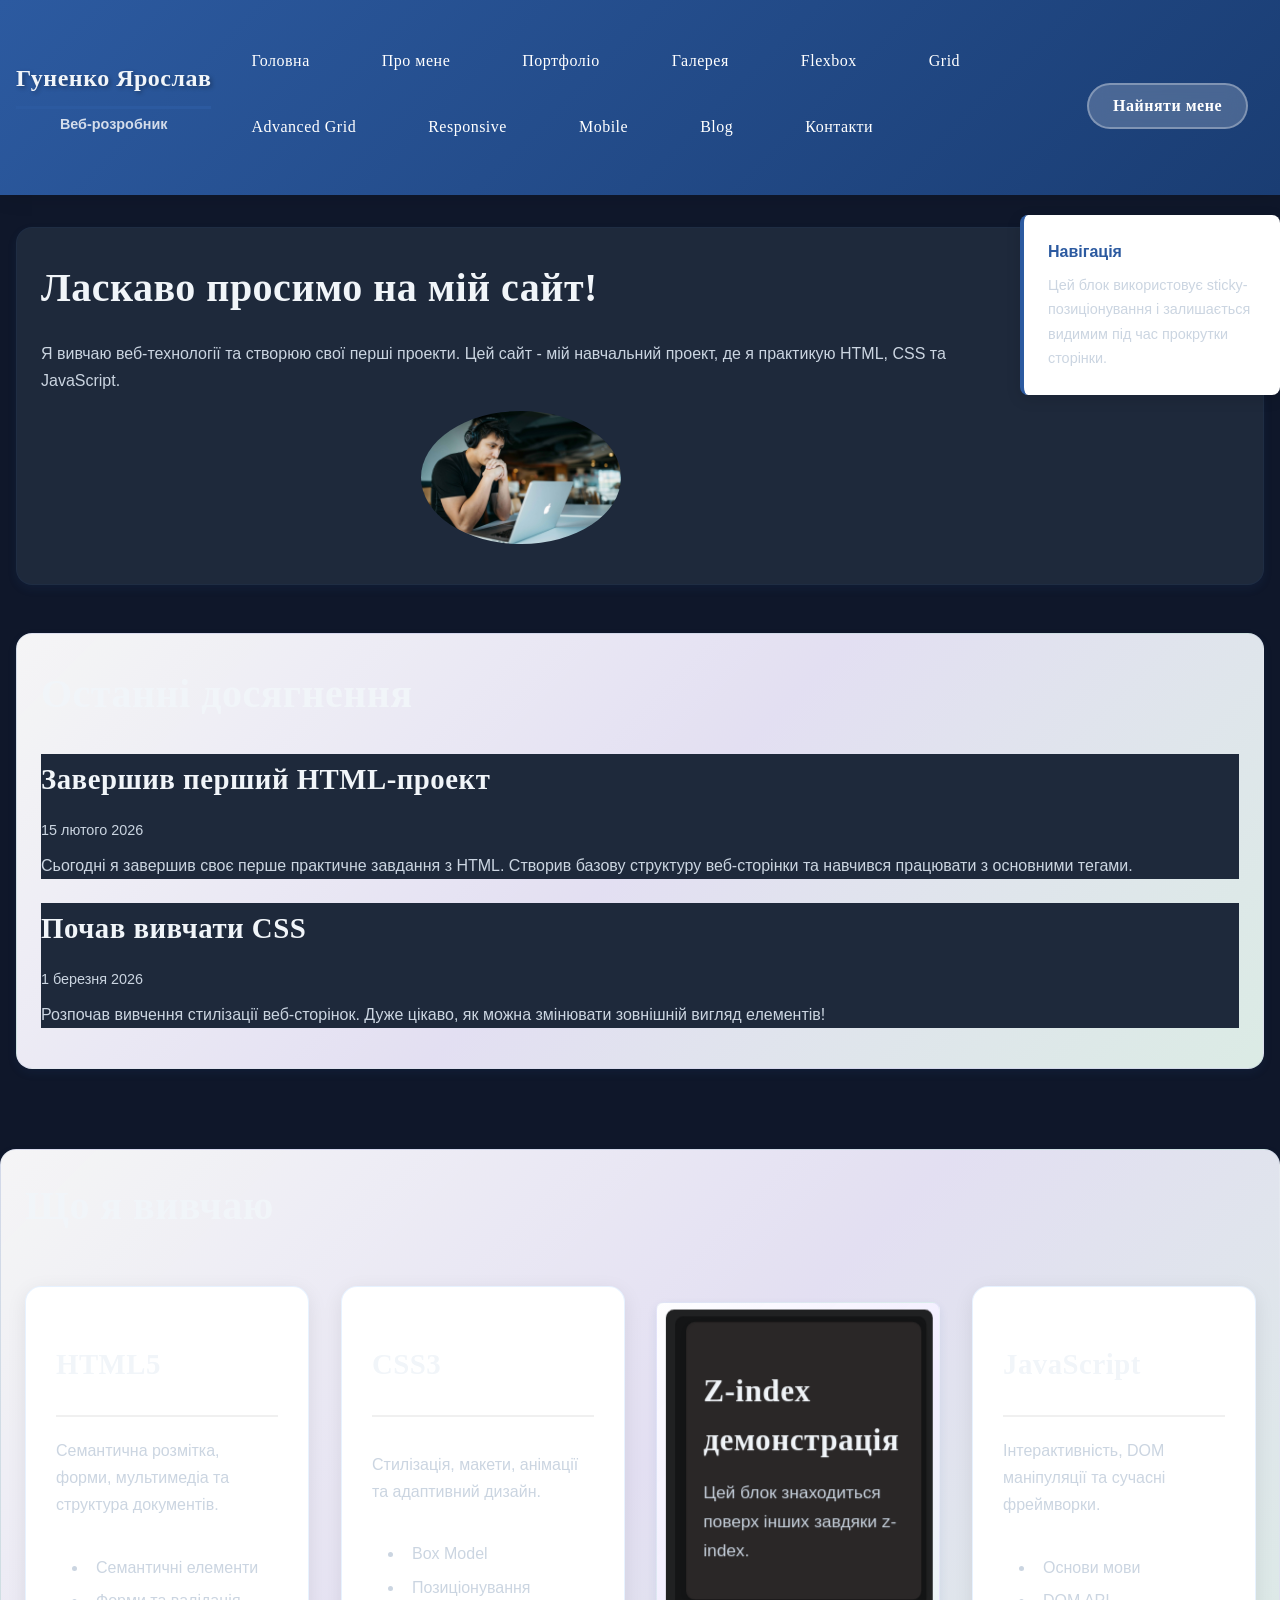
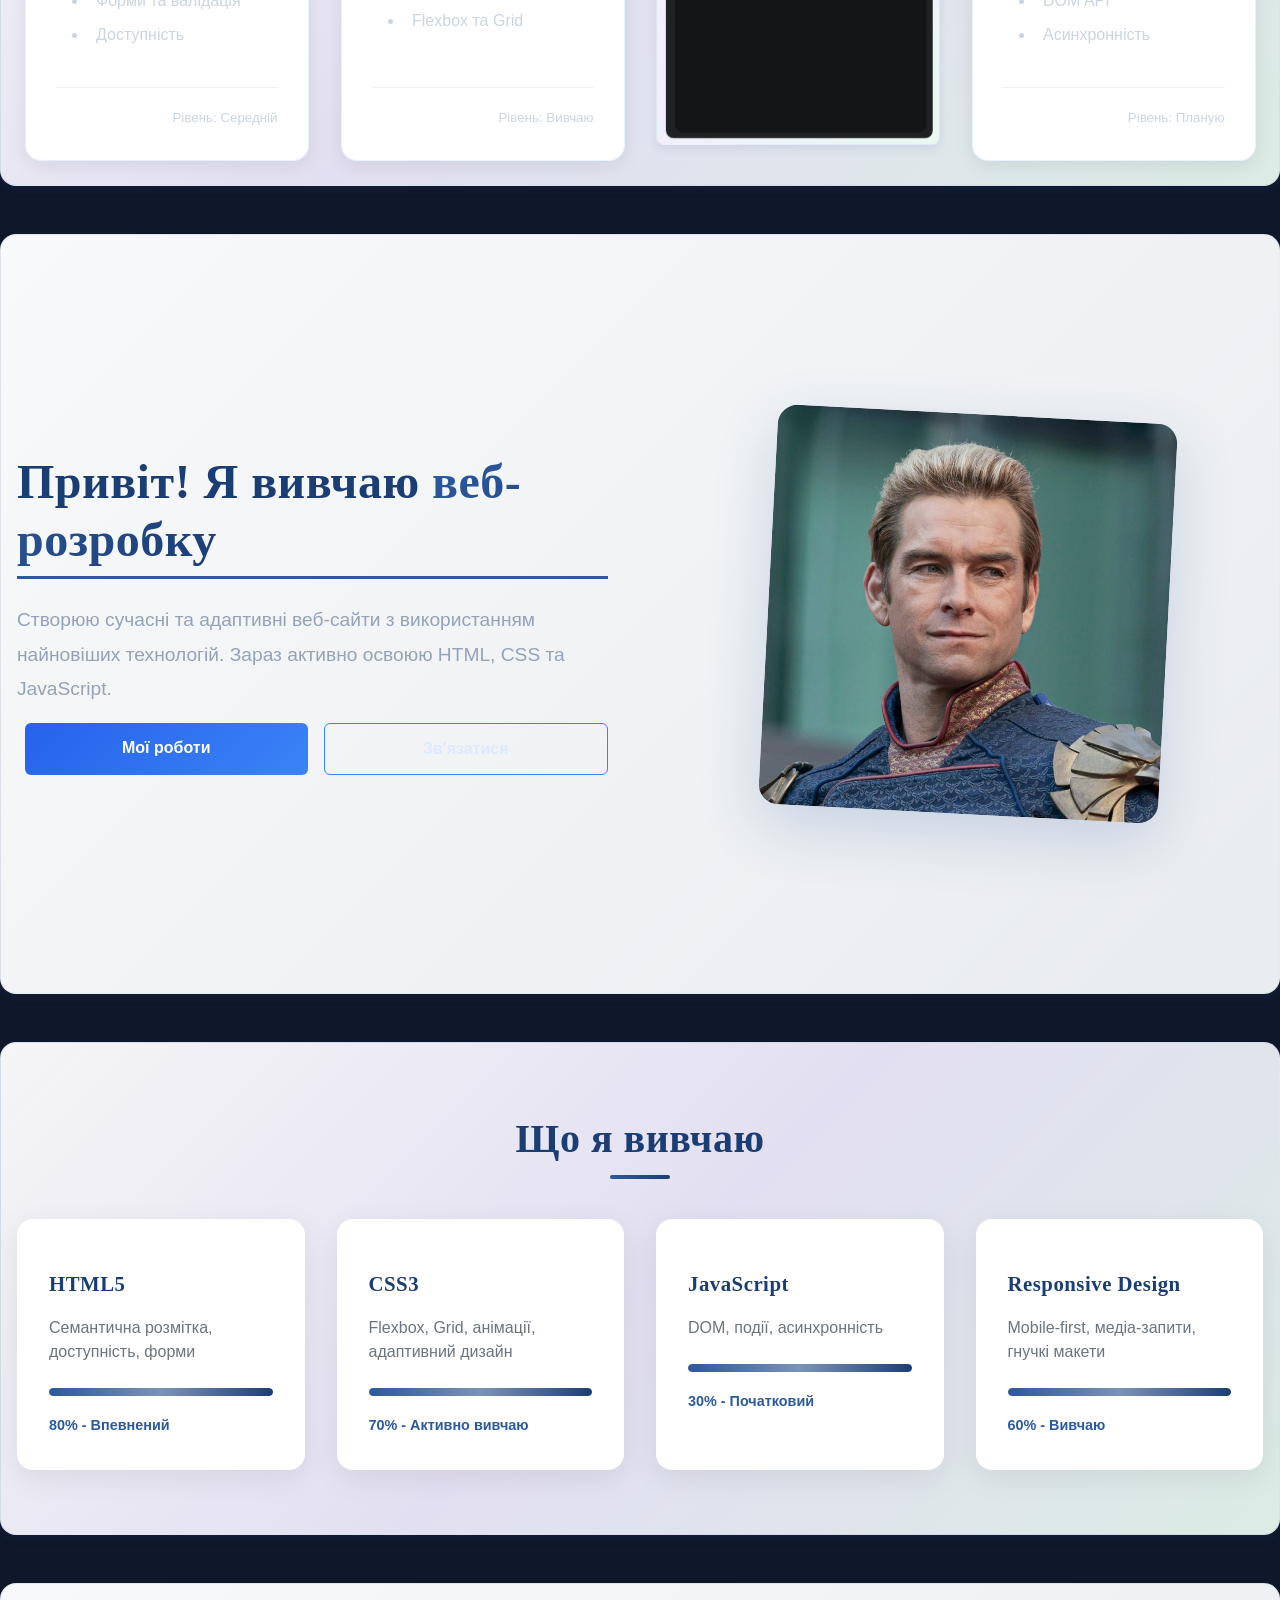
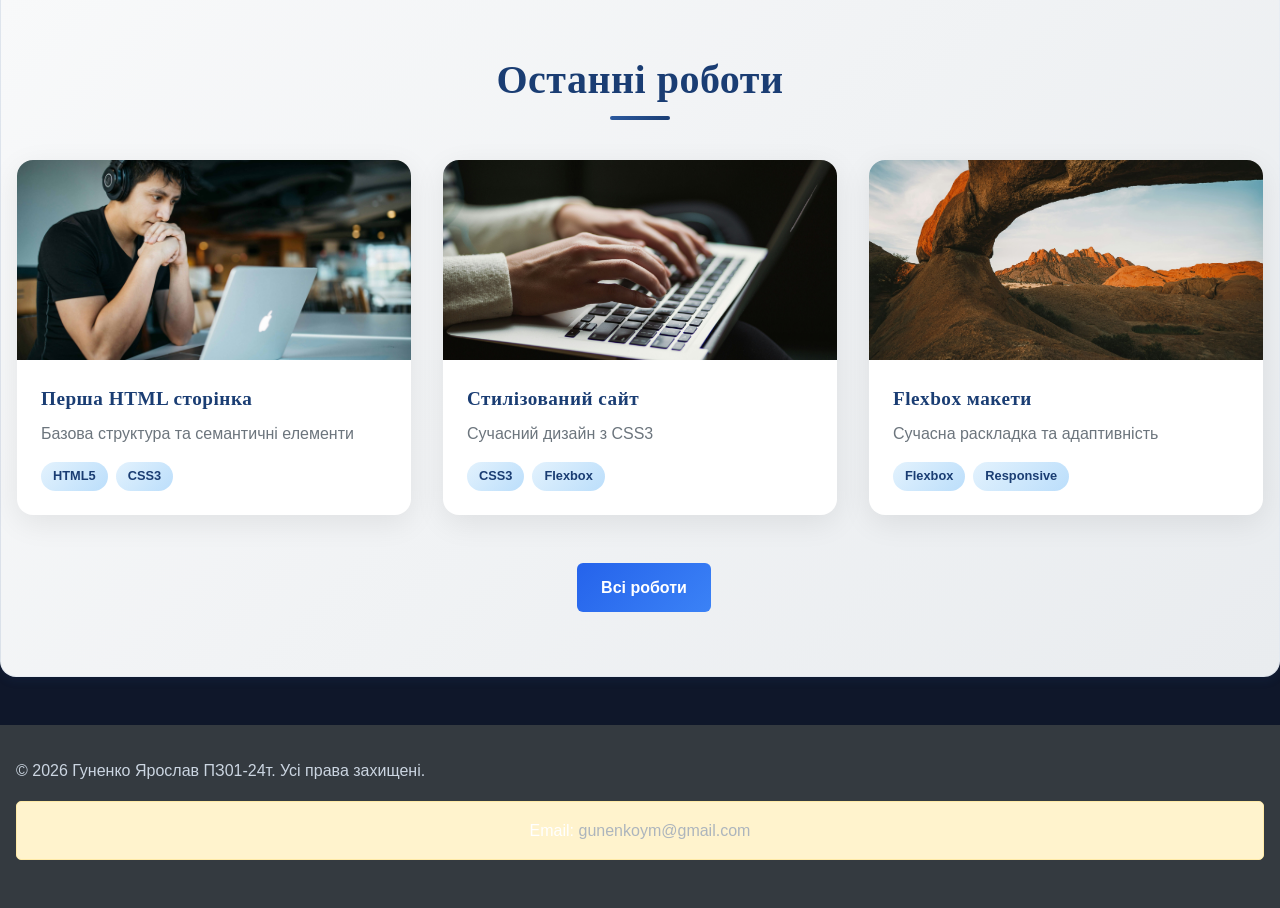
<file: index.html>
<!DOCTYPE html>
<html lang="uk">

<head>
    <meta charset="UTF-8">
    <meta name="viewport" content="width=device-width, initial-scale=1.0">
    <meta name="description" content="Особистий сайт Гуненко Ярослава - портфоліо веб-розробника">
    <meta name="keywords" content="веб-розробка, HTML, CSS, JavaScript">
    <meta name="theme-color" content="#111827">
    <link rel="manifest" href="manifest.json">
    <link rel="stylesheet" href="css/styles.css">
    <link rel="stylesheet" href="css/layout.css">
    <link rel="stylesheet" href="css/grid.css">
    <link rel="preconnect" href="https://fonts.googleapis.com">
    <link rel="preconnect" href="https://fonts.gstatic.com" crossorigin>
    <link
        href="https://fonts.googleapis.com/css2?family=Montserrat:wght@400;500;600;700&family=Merriweather:wght@400;700&display=swap"
        rel="stylesheet">
    <link rel="stylesheet" href="css/flexbox.css">
    <title>Головна - ЛР2</title>
    <style>
        body {
            margin: 0;
            font-family: Arial, sans-serif;
        }
    
        .hero {
            min-height: 100vh;
            display: flex;
            align-items: center;
            justify-content: center;
        }
    </style>
</head>
<body>
    <header class="modern-header">
        <div class="container">
            <div class="header-content">
                <div class="logo">
                    <h1>Гуненко Ярослав</h1>
                    <span class="logo-subtitle">Веб-розробник</span>
                </div>
                <nav class="main-nav">
                        <ul class="nav-list">
                            <li><a href="index.html">Головна</a></li>
                            <li><a href="about.html">Про мене</a></li>
                            <li><a href="portfolio.html">Портфоліо</a></li>
                            <li><a href="gallery.html">Галерея</a></li>

                            <li><a href="flexbox-demo.html">Flexbox</a></li>
                            <li><a href="grid-demo.html">Grid</a></li>
                            <li><a href="advanced-grid.html">Advanced Grid</a></li>

                            <li><a href="responsive-demo.html">Responsive</a></li>
                            <li><a href="mobile-portfolio.html">Mobile</a></li>

                            <li><a href="blog.html">Blog</a></li>
                            <li><a href="contact.html">Контакти</a></li>
                        </ul>
                </nav>
                <button class="mobile-nav-toggle"
                    onclick="toggleMobileNav()"><span></span><span></span><span></span></button>
                <div class="header-cta">
                    <button class="cta-button">Найняти
                        мене</button>
                </div>
            </div>
            <nav class="mobile-nav" id="mobileNav">
                <ul class="nav-list">
                    <li><a href="index.html">Головна</a></li>
                    <li><a href="about.html">Про мене</a></li>
                    <li><a href="portfolio.html">Портфоліо</a></li>
                    <li><a href="gallery.html">Галерея</a></li>
                    <li><a href="flexbox-demo.html">Flexbox</a></li>
                    <li><a href="grid-demo.html">Grid</a></li>
                    <li><a href="advanced-grid.html">Advanced Grid</a></li>
                    <li><a href="responsive-demo.html">Responsive</a></li>
                    <li><a href="mobile-portfolio.html">Mobile</a></li>
                    <li><a href="blog.html">Blog</a></li>
                    <li><a href="contact.html">Контакти</a></li>
                </ul>
            </nav>
        </div>
    </header>
                        <aside class="sticky-note">
                            <h4>Навігація</h4>
                            <p>Цей блок використовує sticky-позиціонування і залишається видимим під час прокрутки сторінки.</p>
                        </aside>
    <div class="page-wrapper">
        <main>
            <section id="welcome">
                <h2>Ласкаво просимо на мій сайт!</h2>
                <p>Я вивчаю веб-технології та створюю свої перші проекти. Цей сайт - мій навчальний проект, де я
                    практикую
                    HTML, CSS та
                    JavaScript.</p>
                <img src="images/photo1.jpg" alt="Моя фотографія" width="200" height="150" loading="lazy">
            </section>
            <section id="news">
                <h2>Останні досягнення</h2>
                <article>
                    <h3>Завершив перший HTML-проект</h3>
                    <time datetime="2026-02-15">15 лютого 2026</time>
                    <p>Сьогодні я завершив своє перше практичне завдання з HTML. Створив базову структуру веб-сторінки
                        та
                        навчився
                        працювати з основними тегами.</p>
                </article>
                <article>
                    <h3>Почав вивчати CSS</h3>
                    <time datetime="2026-03-01">1 березня 2026</time>
                    <p>Розпочав вивчення стилізації веб-сторінок. Дуже цікаво, як можна змінювати зовнішній вигляд
                        елементів!</p>
                </article>
            </section>
        </main>
    </div>
    <section id="features">
        <h2>Що я вивчаю</h2>

        <div class="card">
            <div class="card-header">
                <h3>HTML5</h3>
            </div>

            <div class="card-body">
                <p>
                    Семантична розмітка, форми, мультимедіа та структура документів.
                </p>
                <ul>
                    <li>Семантичні елементи</li>
                    <li>Форми та валідація</li>
                    <li>Доступність</li>
                </ul>
            </div>

            <div class="card-footer">
                <small>Рівень: Середній</small>
            </div>
        </div>

        <div class="card">
            <div class="card-header">
                <h3>CSS3</h3>
            </div>

            <div class="card-body">
                <p>
                    Стилізація, макети, анімації та адаптивний дизайн.
                </p>
                <ul>
                    <li>Box Model</li>
                    <li>Позиціонування</li>
                    <li>Flexbox та Grid</li>
                </ul>
            </div>

            <div class="card-footer">
                <small>Рівень: Вивчаю</small>
            </div>
        </div>
        <section class="layered-card">

            <div class="layer-1"></div>
            <div class="layer-2"></div>

            <div class="layer-content">
                <h3>Z-index демонстрація</h3>
                <p>Цей блок знаходиться поверх інших завдяки z-index.</p>
            </div>

        </section>
        <div class="card">
            <div class="card-header">
                <h3>JavaScript</h3>
            </div>

            <div class="card-body">
                <p>
                    Інтерактивність, DOM маніпуляції та сучасні фреймворки.
                </p>
                <ul>
                    <li>Основи мови</li>
                    <li>DOM API</li>
                    <li>Асинхронність</li>
                </ul>
            </div>

            <div class="card-footer">
                <small>Рівень: Планую</small>
            </div>
        </div>
    </section>
    <!-- Hero секція з Flexbox -->
    <section class="hero-section">
        <div class="container">
            <div class="hero-content">
                <div class="hero-text">
                    <h1 class="hero-title">
                        Привіт! Я вивчаю
                        <span class="highlight">веб-розробку</span>
                    </h1>
                    <p class="hero-description">
                        Створюю сучасні та адаптивні веб-сайти з використанням найновіших
                        технологій. Зараз активно освоюю HTML, CSS та JavaScript.
                    </p>
                    <div class="hero-actions">
                        <a href="portfolio.html" class="btn-primary">Мої роботи</a>
                        <a href="contact.html" class="btn-outline">Зв'язатися</a>
                    </div>
                </div>
                <div class="hero-image">
                    <div class="image-placeholder">
                        <img src="images/hero-bg.jpeg" alt="Веб-розробка" class="hero-img" loading="lazy">
                    </div>
                </div>
            </div>
        </div>
    </section>
    <!-- Секція навичок з Flexbox -->
    <section class="skills-section">
        <div class="container">
            <h2 class="section-title">Що я
                вивчаю</h2>
            <div class="skills-grid">
                <div class="skill-card">
                    <div class="skill-icon"> </div>
                    <div class="skill-content">
                        <h3>HTML5</h3>
                        <p>Семантична розмітка, доступність,
                            форми</p>
                        <div class="skill-progress">
                            <div class="progress-bar" data-width="80%"></div>
                        </div>
                        <span class="skill-level">80% -
                            Впевнений</span>
                    </div>
                </div>
                <div class="skill-card">
                    <div class="skill-icon"> </div>
                    <div class="skill-content">
                        <h3>CSS3</h3>
                        <p>Flexbox, Grid, анімації, адаптивний
                            дизайн</p>
                        <div class="skill-progress">
                            <div class="progress-bar" data-width="70%"></div>
                        </div>
                        <span class="skill-level">70% - Активно
                            вивчаю</span>
                    </div>
                </div>
                <div class="skill-card">
                    <div class="skill-icon"> </div>
                    <div class="skill-content">
                        <h3>JavaScript</h3>
                        <p>DOM, події, асинхронність</p>
                        <div class="skill-progress">
                            <div class="progress-bar" data-width="30%"></div>
                        </div>
                        <span class="skill-level">30% -
                            Початковий</span>
                    </div>
                </div>
                <div class="skill-card">
                    <div class="skill-icon"> </div>
                    <div class="skill-content">
                        <h3>Responsive Design</h3>
                        <p>Mobile-first, медіа-запити, гнучкі
                            макети</p>
                        <div class="skill-progress">
                            <div class="progress-bar" data-width="60%"></div>
                        </div>
                        <span class="skill-level">60% -
                            Вивчаю</span>
                    </div>
                </div>
            </div>
        </div>
    </section>
    <!-- Секція останніх робіт -->
    <section class="recent-works">
        <div class="container">
            <h2 class="section-title">Останні роботи</h2>
            <div class="works-grid">
                <article class="work-card">
                    <div class="work-image">
                        <img src="images/photo1.jpg" alt="HTML проект" loading="lazy">
                        <div class="work-overlay">
                            <div class="work-actions">
                                <a href="#" class="work-btn">Переглянути</a> <a href="#" class="work-btn">Код</a>
                            </div>
                        </div>
                    </div>
                    <div class="work-content">
                        <h3>Перша HTML сторінка</h3>
                        <p>Базова структура та семантичні
                            елементи</p>
                        <div class="work-tech">
                            <span class="tech-tag">HTML5</span>
                            <span class="tech-tag">CSS3</span>
                        </div>
                    </div>
                </article>
                <article class="work-card">
                    <div class="work-image">
                        <img src="images/photo2.jpg" alt="CSS проект" loading="lazy">
                        <div class="work-overlay">
                            <div class="work-actions">
                                <a href="#" class="work-btn">Переглянути</a> <a href="#" class="work-btn">Код</a>
                            </div>
                        </div>
                    </div>
                    <div class="work-content">
                        <h3>Стилізований сайт</h3>
                        <p>Сучасний дизайн з CSS3</p>
                        <div class="work-tech">
                            <span class="tech-tag">CSS3</span>
                            <span class="tech-tag">Flexbox</span>
                        </div>
                    </div>
                </article>
                <article class="work-card">
                    <div class="work-image">
                        <img src="images/photo3.jpg" alt="Flexbox проект" loading="lazy">
                        <div class="work-overlay">
                            <div class="work-actions">
                                <a href="#" class="work-btn">Переглянути</a> <a href="#" class="work-btn">Код</a>
                            </div>
                        </div>
                    </div>
                    <div class="work-content">
                        <h3>Flexbox макети</h3>
                        <p>Сучасна раскладка та
                            адаптивність</p>
                        <div class="work-tech">
                            <span class="tech-tag">Flexbox</span>
                            <span class="tech-tag">Responsive</span>
                        </div>
                    </div>
                </article>
            </div>
            <div class="works-cta">
                <a href="portfolio.html" class="btn-primary">Всі роботи</a>
            </div>
        </div>
    </section>
    <footer>
        <p>&copy; 2026 Гуненко Ярослав ПЗ01-24т. Усі права захищені.</p>
        <address>
            Email: <a href="mailto:gunenkoym@gmail.com">gunenkoym@gmail.com</a>
        </address>
    </footer>
    <script src="js/script.js"></script>
    <script> if ('serviceWorker' in navigator) { window.addEventListener('load', () => { navigator.serviceWorker.register('./sw.js') .then(() => console.log('Service Worker Registered')) .catch(err => console.log('SW Error', err)); }); } </script>
</body>

</html>
</file>
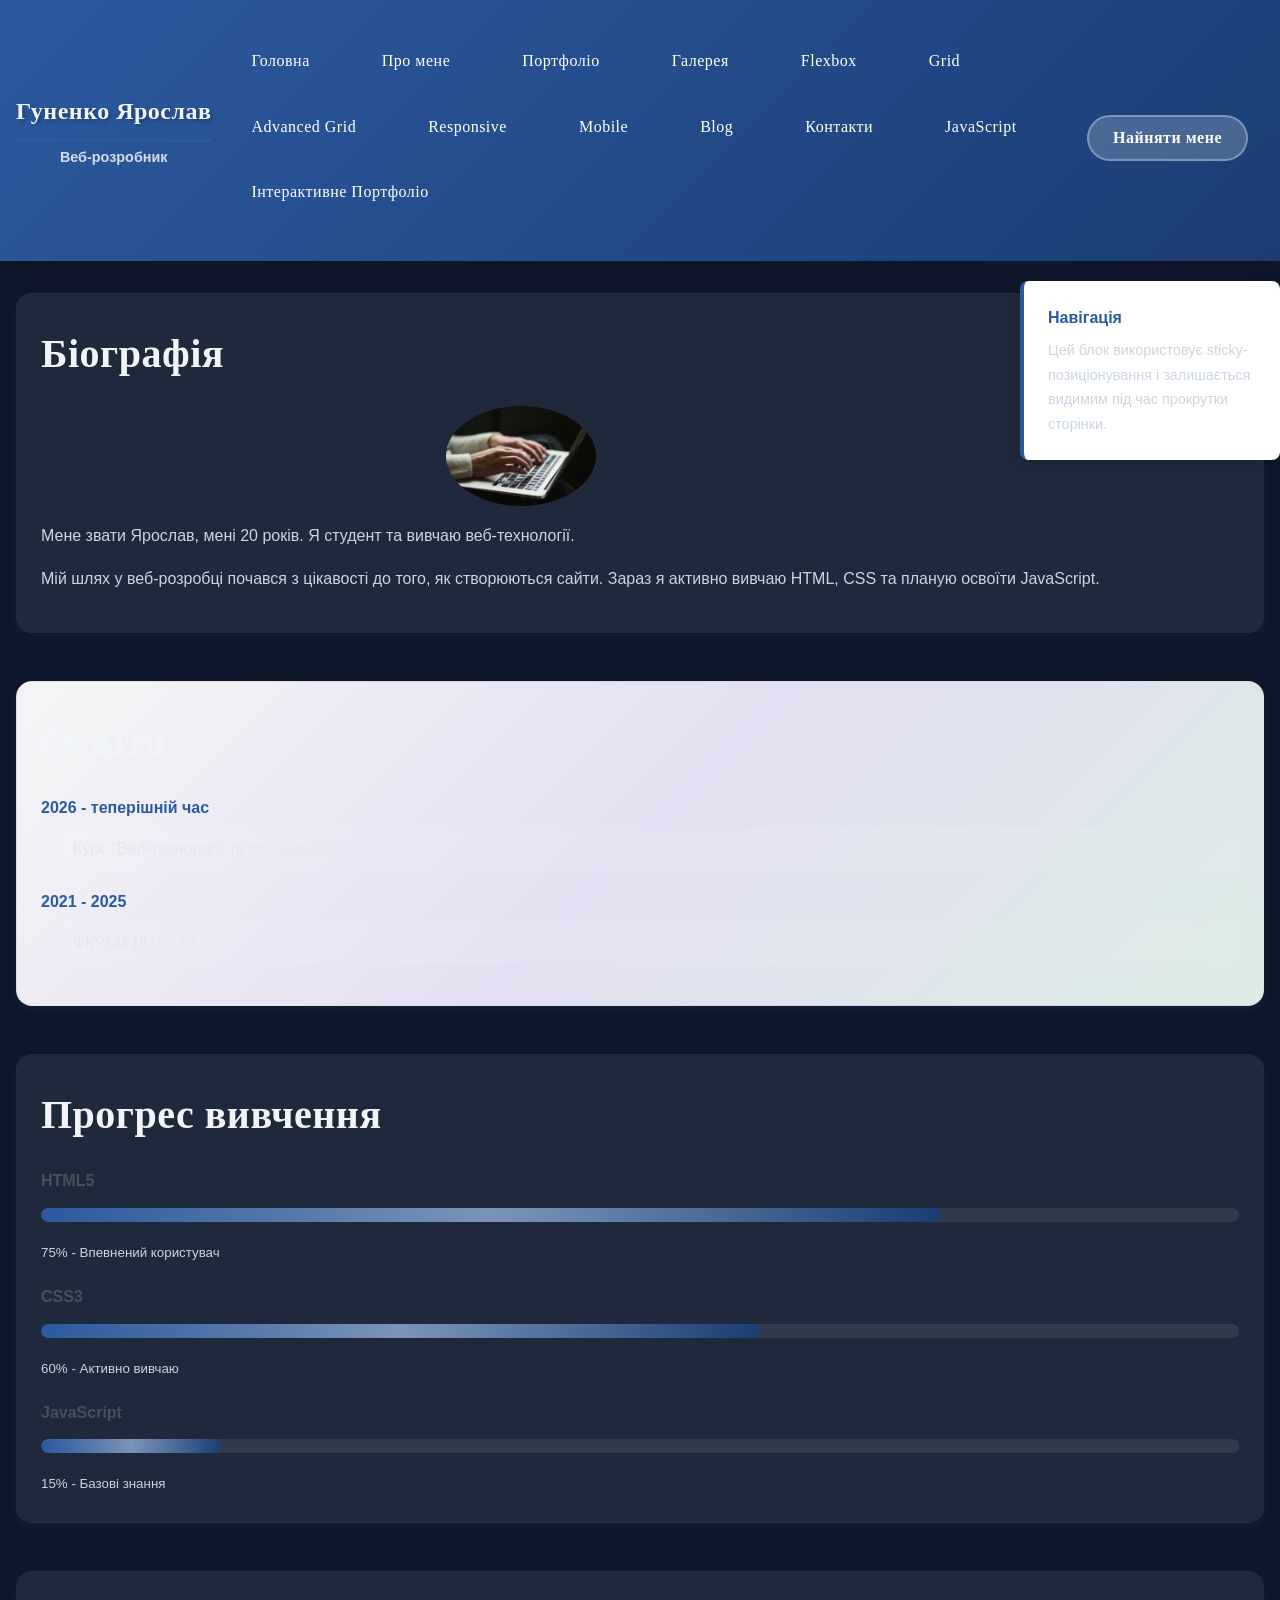
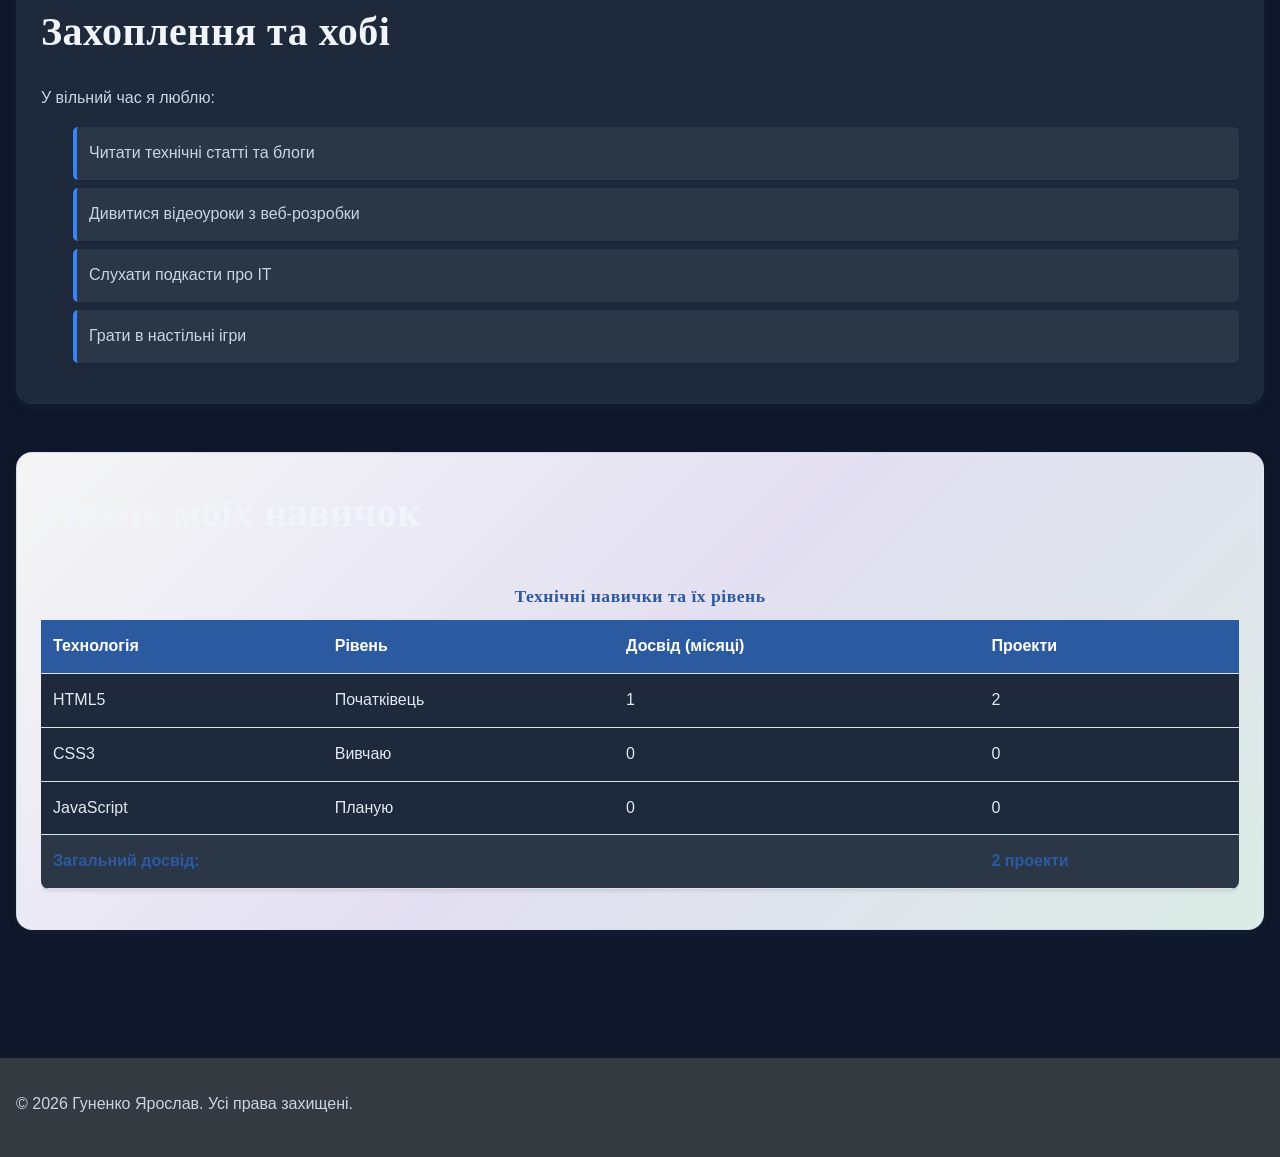
<file: about.html>
<!DOCTYPE html>
<html lang="uk">
<head>
    <meta charset="UTF-8">
    <meta name="viewport" content="width=device-width, initial-scale=1.0">
        <meta name="description" content="Інформація про мене - портфоліо веб-розробника">
    <meta name="keywords" content="веб-розробка, HTML, CSS, JavaScript">
    <link rel="stylesheet" href="css/styles.css">
    <link rel="stylesheet" href="css/layout.css">
    <link rel="preconnect" href="https://fonts.googleapis.com">
    <link rel="preconnect" href="https://fonts.gstatic.com" crossorigin>
    <link href="https://fonts.googleapis.com/css2?family=Montserrat:wght@400;500;600;700&family=Merriweather:wght@400;700&display=swap" rel="stylesheet">
    <link rel="stylesheet" href="css/flexbox.css">
    <link rel="stylesheet" href="css/grid.css">
    <title>Про мене - Мій особистий сайт</title>
    <meta name="theme-color" content="#111827">
    <link rel="manifest" href="manifest.json">
    <style>
        body {
            margin: 0;
            font-family: Arial, sans-serif
        }
    
        img {
            max-width: 100%;
            height: auto
        }
    </style>
</head>
    <script src="js/script.js"></script>
    <script> if ('serviceWorker' in navigator) { window.addEventListener('load', () => { navigator.serviceWorker.register('./sw.js') .then(() => console.log('Service Worker Registered')) .catch(err => console.log('SW Error', err)); }); } </script>
<body>
   <section class="loading-demo">
    <h2>Анімований прелоадер</h2>

    <div class="loading-container">
        <div class="loading-box">
            <div class="spinner"></div>
            <p class="loading-text">Завантаження...</p>
        </div>
    </div>
</section>
    <header class="modern-header">
        <div class="container">
            <div class="header-content">
                <div class="logo">
                    <h1>Гуненко Ярослав</h1>
                    <span class="logo-subtitle">Веб-розробник</span>
                </div>
                <nav class="main-nav">
                        <ul class="nav-list">
                            <li><a href="index.html">Головна</a></li>
                            <li><a href="about.html">Про мене</a></li>
                            <li><a href="portfolio.html">Портфоліо</a></li>
                            <li><a href="gallery.html">Галерея</a></li>

                            <li><a href="flexbox-demo.html">Flexbox</a></li>
                            <li><a href="grid-demo.html">Grid</a></li>
                            <li><a href="advanced-grid.html">Advanced Grid</a></li>

                            <li><a href="responsive-demo.html">Responsive</a></li>
                            <li><a href="mobile-portfolio.html">Mobile</a></li>

                            <li><a href="blog.html">Blog</a></li>
                            <li><a href="contact.html">Контакти</a></li>
                            <li><a href="js-demo.html">JavaScript</a></li>
                            <li><a href="interactive-portfolio.html">Інтерактивне Портфоліо</a></li>

                        </ul>
                </nav>
                <button class="mobile-nav-toggle"
                    onclick="toggleMobileNav()"><span></span><span></span><span></span></button>
                <div class="header-cta">
                    <button class="cta-button">Найняти
                        мене</button>
                </div>
            </div>
            <nav class="mobile-nav" id="mobileNav">
                <ul class="nav-list">
                    <li><a href="index.html">Головна</a></li>
                    <li><a href="about.html">Про мене</a></li>
                    <li><a href="portfolio.html">Портфоліо</a></li>
                    <li><a href="gallery.html">Галерея</a></li>
                    <li><a href="flexbox-demo.html">Flexbox</a></li>
                    <li><a href="grid-demo.html">Grid</a></li>
                    <li><a href="advanced-grid.html">Advanced Grid</a></li>
                    <li><a href="responsive-demo.html">Responsive</a></li>
                    <li><a href="mobile-portfolio.html">Mobile</a></li>
                    <li><a href="blog.html">Blog</a></li>
                    <li><a href="contact.html">Контакти</a></li>
                </ul>
            </nav>
        </div>
    </header>
    <aside class="sticky-note">
    <h4>Навігація</h4>
    <p>Цей блок використовує sticky-позиціонування і залишається видимим під час прокрутки сторінки.</p>
    </aside>
<main>
    <section id="bio">
        <h2>Біографія</h2>
        <img src="images/photo2.jpg" alt="Моє фото" width="150" height="200" loading="lazy">
        <p>Мене звати Ярослав, мені 20 років. Я студент та вивчаю веб-технології.</p>
        <p>Мій шлях у веб-розробці почався з цікавості до того, як створюються сайти. Зараз я активно вивчаю HTML, CSS та планую
освоїти JavaScript.</p>
    </section>
    <section id="education">
        <h2>Освіта</h2>
        <dl>
            <dt>2026 - теперішній час</dt>
            <dd>Курс "Веб-технології та веб-дизайн"</dd>
            <dt>2021 - 2025</dt>
            <dd>ФКРКМ ДНУ - F2</dd>
        </dl>
    </section>
   <section id="skills-progress">
    <h2>Прогрес вивчення</h2>

    <div class="skill-item">
        <label>
            HTML5
            <span class="tooltip" data-tooltip="Семантична розмітка, форми, доступність"></span>
        </label>

        <div class="progress-container">
            <div class="progress-bar" style="width: 75%;"></div>
        </div>

        <small>75% - Впевнений користувач</small>
    </div>

    <div class="skill-item">
        <label>
            CSS3
            <span class="tooltip" data-tooltip="Стилізація, Box Model, позиціонування"></span>
        </label>

        <div class="progress-container">
            <div class="progress-bar" style="width: 60%;"></div>
        </div>

        <small>60% - Активно вивчаю</small>
    </div>

    <div class="skill-item">
        <label>
            JavaScript
            <span class="tooltip" data-tooltip="Буду вивчати наступним"></span>
        </label>

        <div class="progress-container">
            <div class="progress-bar" style="width: 15%;"></div>
        </div>

        <small>15% - Базові знання</small>
    </div>
</section>

<button class="back-to-top" onclick="window.scrollTo({top: 0, behavior: 'smooth'})">↑</button>
    <section id="hobbies">
        <h2>Захоплення та хобі</h2>
        <p>У вільний час я люблю:</p>
        <ol>
            <li>Читати технічні статті та блоги</li>
            <li>Дивитися відеоуроки з веб-розробки</li>
            <li>Слухати подкасти про IT</li>
            <li>Грати в настільні ігри</li>
        </ol>
    </section>
    <section id="skills-table">
        <h2>Рівень моїх навичок</h2>
        <div class="table-wrapper">
            <table>
                <caption>Технічні навички та їх рівень</caption>
                <thead>
                <tr>
                    <th scope="col">Технологія</th>
                    <th scope="col">Рівень</th>
                    <th scope="col">Досвід (місяці)</th>
                    <th scope="col">Проекти</th>
                </tr>
                </thead>
            <tbody>
                <tr>
                <td>HTML5</td>
                <td>Початківець</td>
                <td>1</td>
                <td>2</td>
                </tr>
                <tr>
                    <td>CSS3</td>
                    <td>Вивчаю</td>
                    <td>0</td>
                    <td>0</td>
                </tr>
                <tr>
                    <td>JavaScript</td>
                    <td>Планую</td>
                    <td>0</td>
                    <td>0</td>
                </tr>
            </tbody>
            <tfoot>
                <tr>
                    <td colspan="3"><strong>Загальний досвід:</strong></td>
                    <td><strong>2 проекти</strong></td>
                </tr>
            </tfoot>
        </table>
        </div>
    </section>
</main>
<footer>
    <p>&copy; 2026 Гуненко Ярослав. Усі права захищені.</p>
</footer>
</body>
</html>
</file>
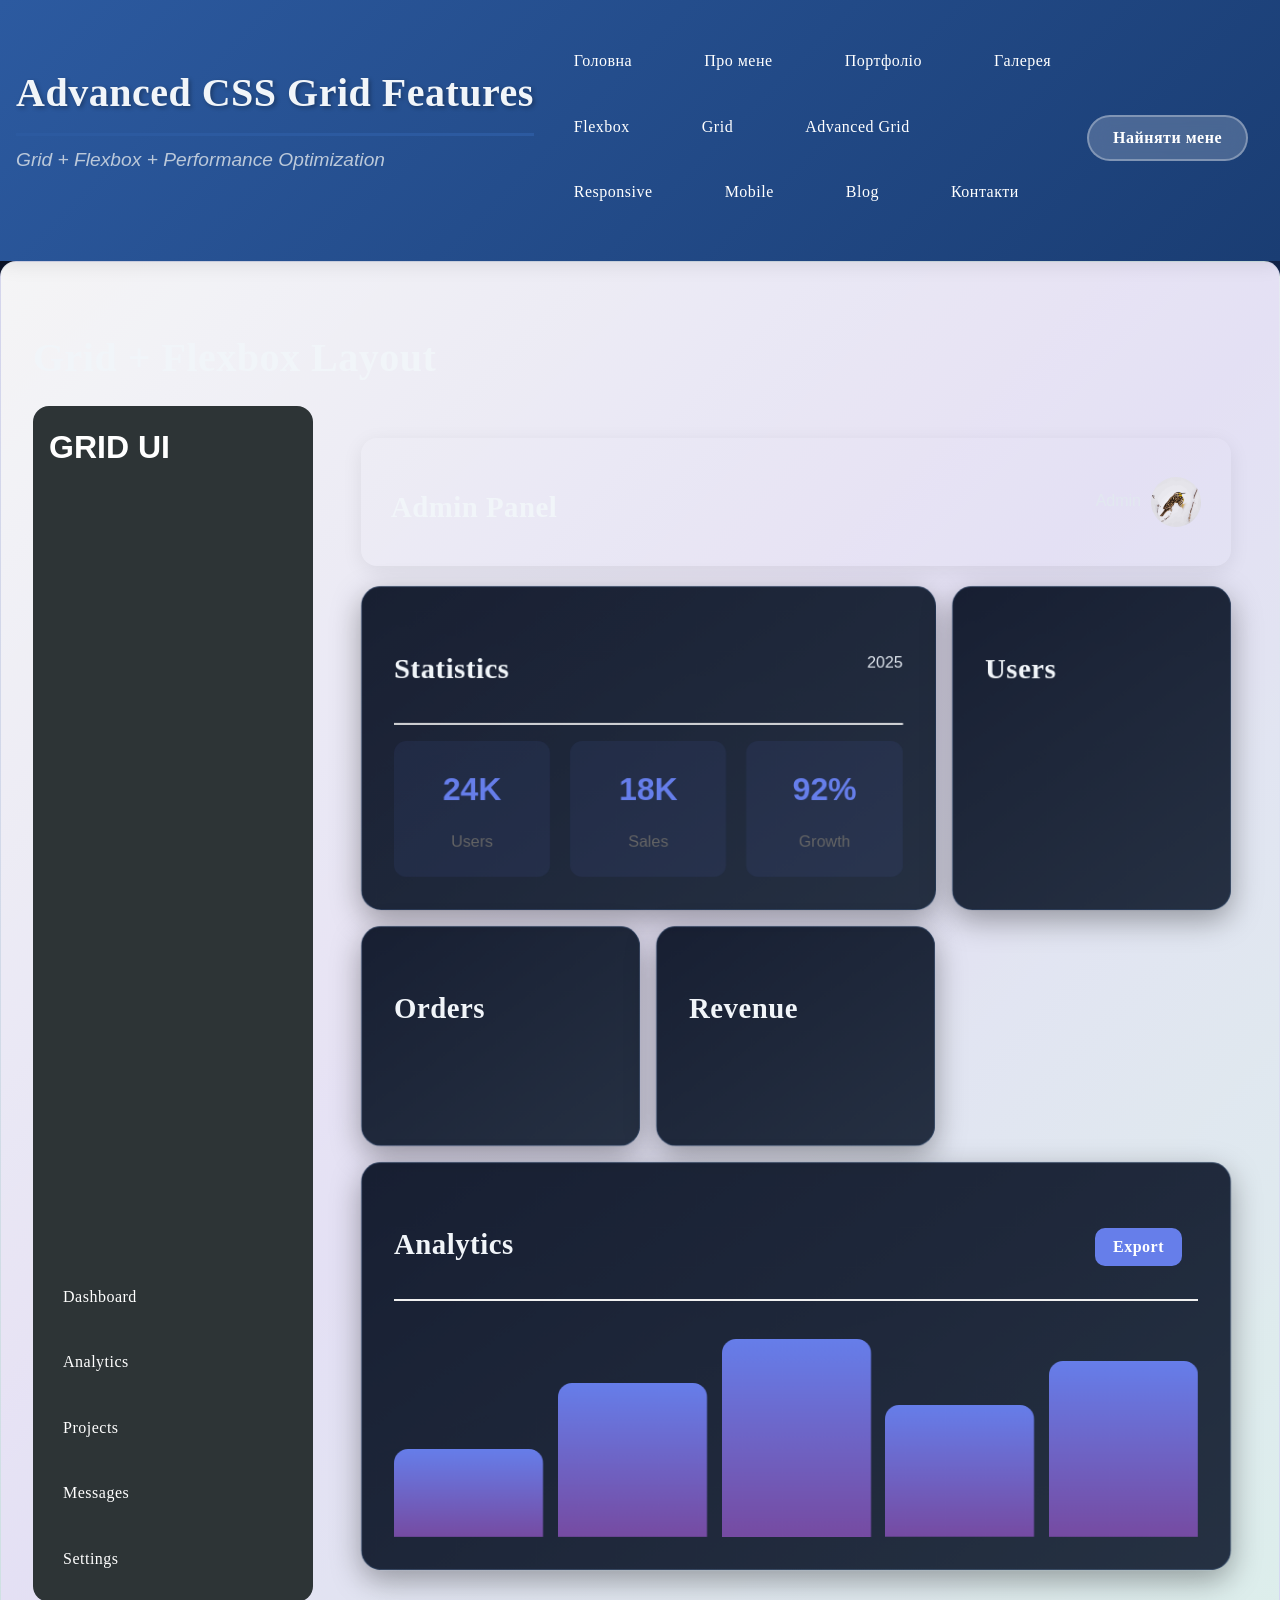
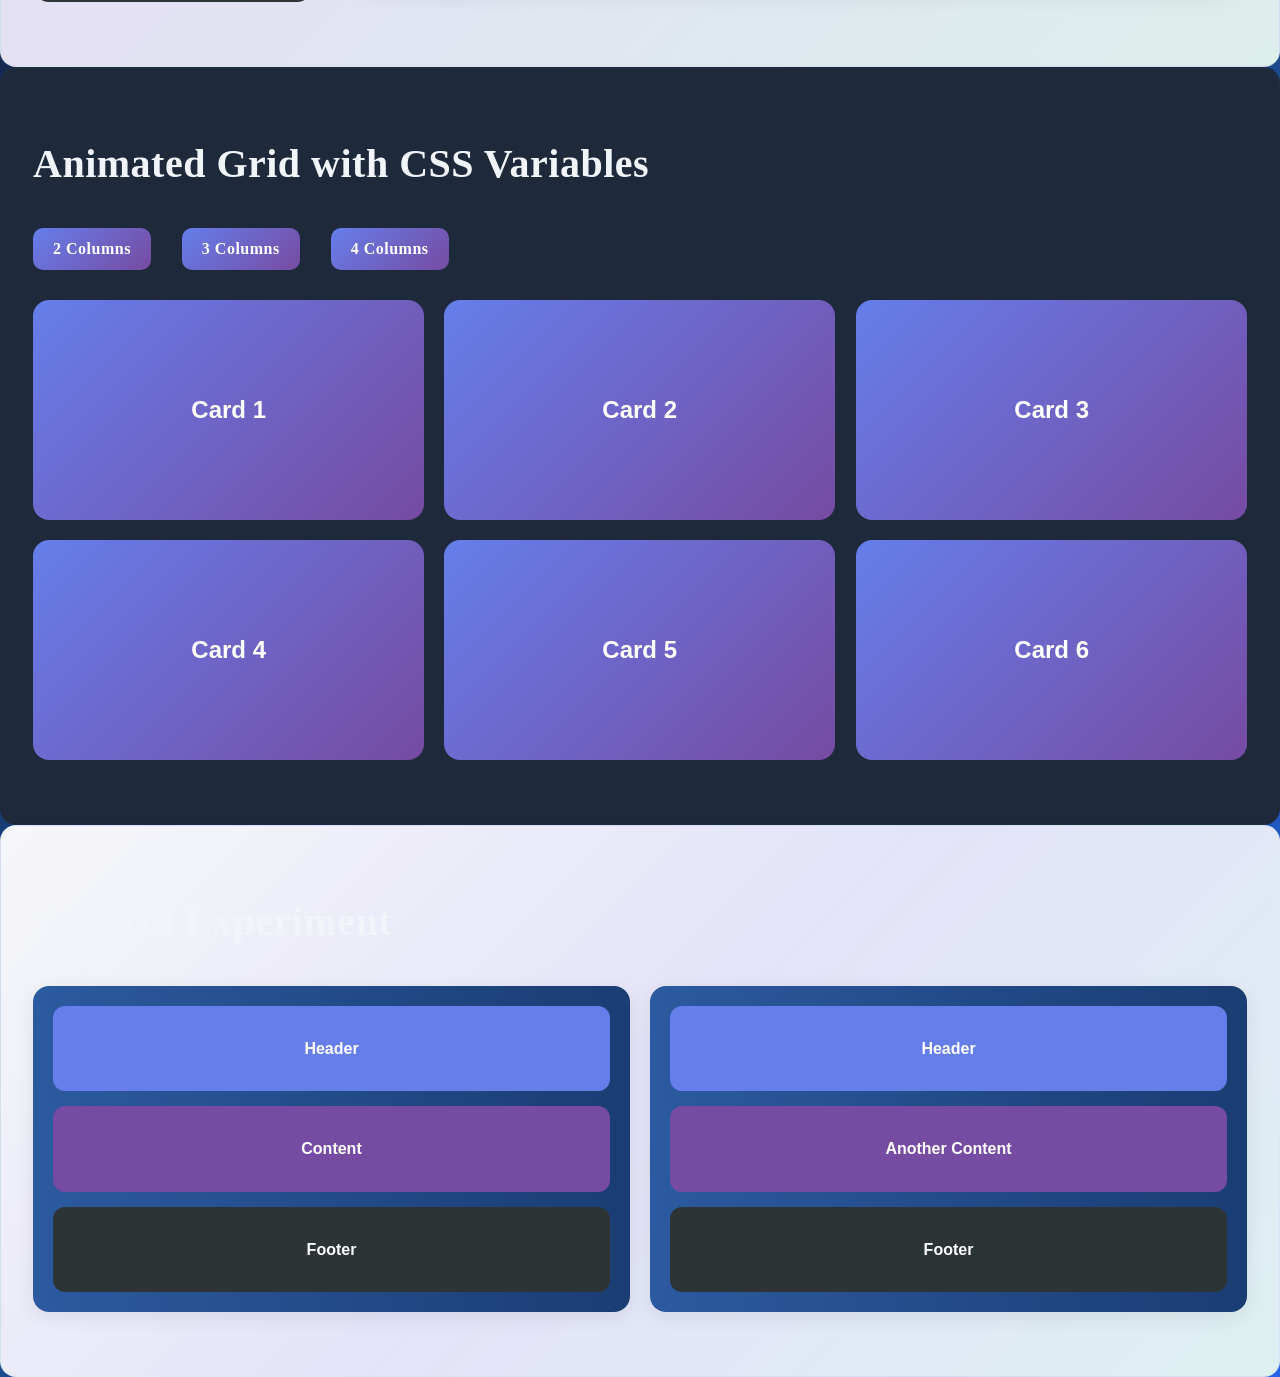
<file: advanced-grid.html>
<!DOCTYPE html>
<html lang="uk">

<head>
    <meta charset="UTF-8">
    <meta name="viewport" content="width=device-width, initial-scale=1.0">
    <title>Advanced CSS Grid</title>
    <meta name="theme-color" content="#111827">
    <link rel="manifest" href="manifest.json">
    <link rel="stylesheet" href="css/styles.css">
    <link rel="stylesheet" href="css/grid.css">
    <link rel="stylesheet" href="css/layout.css">
    <link rel="stylesheet" href="css/responsive.css">
    <link rel="stylesheet" href="css/flexbox.css">
</head>
<body class="advanced-page">
   <header class="modern-header">
        <div class="container">
            <div class="header-content">
            <div class="header-text">
                <h1>Advanced CSS Grid Features</h1>
                <p>
                    Grid + Flexbox + Performance Optimization
                </p>
            </div>
                <nav class="main-nav">
                    <ul class="nav-list">
                        <li><a href="index.html">Головна</a></li>
                        <li><a href="about.html">Про мене</a></li>
                        <li><a href="portfolio.html">Портфоліо</a></li>
                        <li><a href="gallery.html">Галерея</a></li>

                        <li><a href="flexbox-demo.html">Flexbox</a></li>
                        <li><a href="grid-demo.html">Grid</a></li>
                        <li><a href="advanced-grid.html">Advanced Grid</a></li>
                        <li><a href="responsive-demo.html">Responsive</a></li>
                        <li><a href="mobile-portfolio.html">Mobile</a></li>
                        <li><a href="blog.html">Blog</a></li>
                        <li><a href="contact.html">Контакти</a></li>
                    </ul>
                </nav>
                <button class="mobile-nav-toggle"
                    onclick="toggleMobileNav()"><span></span><span></span><span></span></button>
                <div class="header-cta">
                    <button class="cta-button">Найняти
                        мене</button>
                </div>
            </div>
            <nav class="mobile-nav" id="mobileNav">
                <ul class="nav-list">
                    <li><a href="index.html">Головна</a></li>
                    <li><a href="about.html">Про мене</a></li>
                    <li><a href="portfolio.html">Портфоліо</a></li>
                    <li><a href="gallery.html">Галерея</a></li>
                    <li><a href="flexbox-demo.html">Flexbox</a></li>
                    <li><a href="grid-demo.html">Grid</a></li>
                    <li><a href="advanced-grid.html">Advanced Grid</a></li>
                    <li><a href="responsive-demo.html">Responsive</a></li>
                    <li><a href="mobile-portfolio.html">Mobile</a></li>
                    <li><a href="blog.html">Blog</a></li>
                    <li><a href="contact.html">Контакти</a></li>
                </ul>
            </nav>
        </div>
    </header>
    <section class="advanced-section">
        <h2>Grid + Flexbox Layout</h2>
        <div class="advanced-layout">
            <aside class="advanced-sidebar">
                <div class="logo">
                    GRID UI
                </div>
                <nav class="sidebar-menu">
                    <a href="#">Dashboard</a>
                    <a href="#">Analytics</a>
                    <a href="#">Projects</a>
                    <a href="#">Messages</a>
                    <a href="#">Settings</a>
                </nav>
            </aside>
            <main class="advanced-content">
                <div class="top-bar">
                    <h3>Admin Panel</h3>
                    <div class="user-box">
                        <span>Admin</span>
                        <img src="images/grid-1.jpg" alt="User" loading="lazy">
                    </div>
                </div>
                <div class="cards-grid">
                    <div class="card card-large">
                        <div class="card-header">
                            <h3>Statistics</h3>
                            <span>2025</span>
                        </div>
                        <div class="card-body">
                            <div class="mini-stat">
                                <strong>24K</strong>
                                <span>Users</span>
                            </div>
                            <div class="mini-stat">
                                <strong>18K</strong>
                                <span>Sales</span>
                            </div>
                            <div class="mini-stat">
                                <strong>92%</strong>
                                <span>Growth</span>
                            </div>
                        </div>
                    </div>
                    <div class="card">
                        <h3>Users</h3>
                    </div>
                    <div class="card">
                        <h3>Orders</h3>
                    </div>
                    <div class="card">
                        <h3>Revenue</h3>
                    </div>
                    <div class="card card-wide">
                        <div class="card-header">
                            <h3>Analytics</h3>
                            <button class="export-btn">
                                Export
                            </button>
                        </div>
                        <div class="analytics-bars">
                            <div class="bar"></div>
                            <div class="bar"></div>
                            <div class="bar"></div>
                            <div class="bar"></div>
                            <div class="bar"></div>
                        </div>
                    </div>
                </div>
            </main>
        </div>
    </section>
    <section class="advanced-section">

        <h2>Animated Grid with CSS Variables</h2>

        <div class="variable-controls">

            <button onclick="changeVariableGrid(2)">
                2 Columns
            </button>

            <button onclick="changeVariableGrid(3)">
                3 Columns
            </button>

            <button onclick="changeVariableGrid(4)">
                4 Columns
            </button>

        </div>
        <div class="variable-grid-demo">
            <div class="variable-card">
                Card 1
            </div>
            <div class="variable-card">
                Card 2
            </div>
            <div class="variable-card">
                Card 3
            </div>
            <div class="variable-card">
                Card 4
            </div>
            <div class="variable-card">
                Card 5
            </div>
            <div class="variable-card">
                Card 6
            </div>
        </div>
    </section>

    <section class="advanced-section">
        <h2>Subgrid Experiment</h2>
        <div class="subgrid-container">
            <div class="subgrid-card">
                <div class="subgrid-header">
                    Header
                </div>
                <div class="subgrid-content">
                    Content
                </div>
                <div class="subgrid-footer">
                    Footer
                </div>
            </div>
            <div class="subgrid-card">
                <div class="subgrid-header">
                    Header
                </div>
                <div class="subgrid-content">
                    Another Content
                </div>
                <div class="subgrid-footer">
                    Footer
                </div>
            </div>
        </div>
    </section>
    <script src="js/script.js"></script>
    <script> if ('serviceWorker' in navigator) { window.addEventListener('load', () => { navigator.serviceWorker.register('./sw.js') .then(() => console.log('Service Worker Registered')) .catch(err => console.log('SW Error', err)); }); } </script>
</body>

</html>
</file>
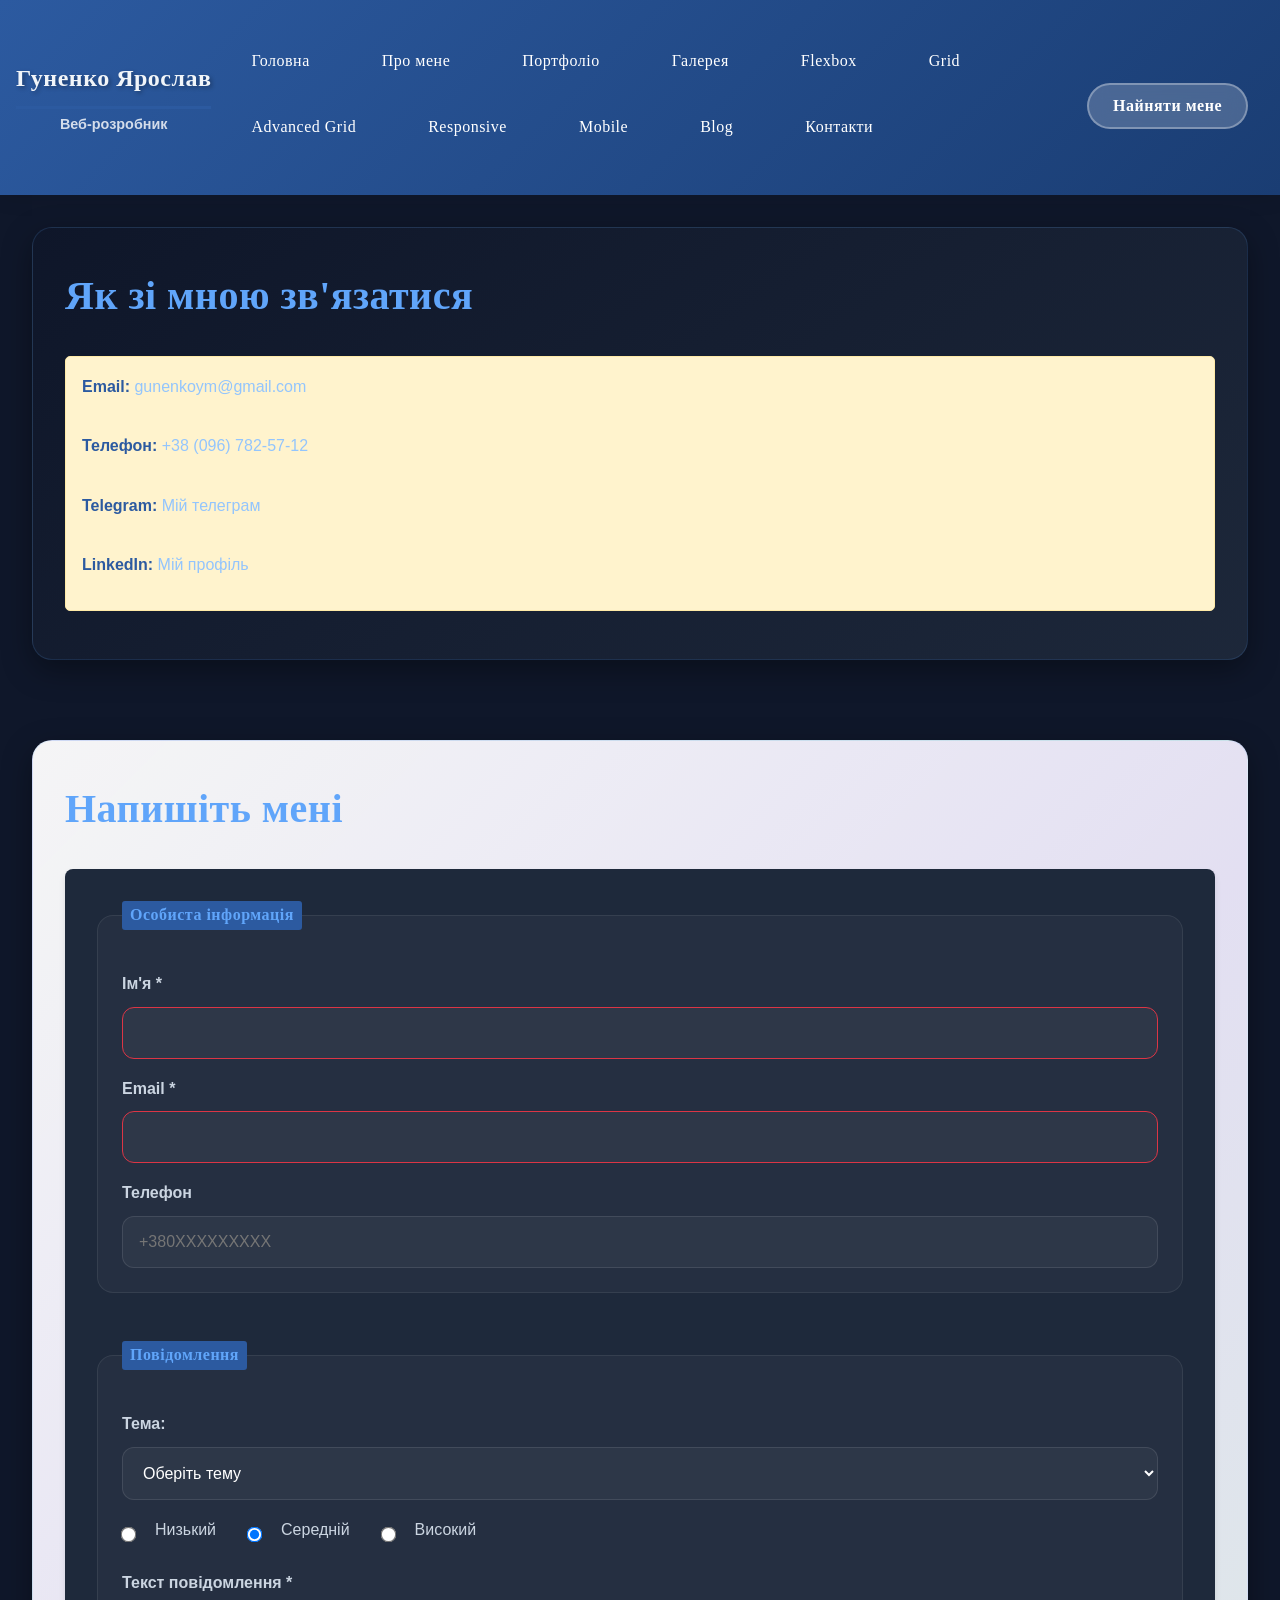
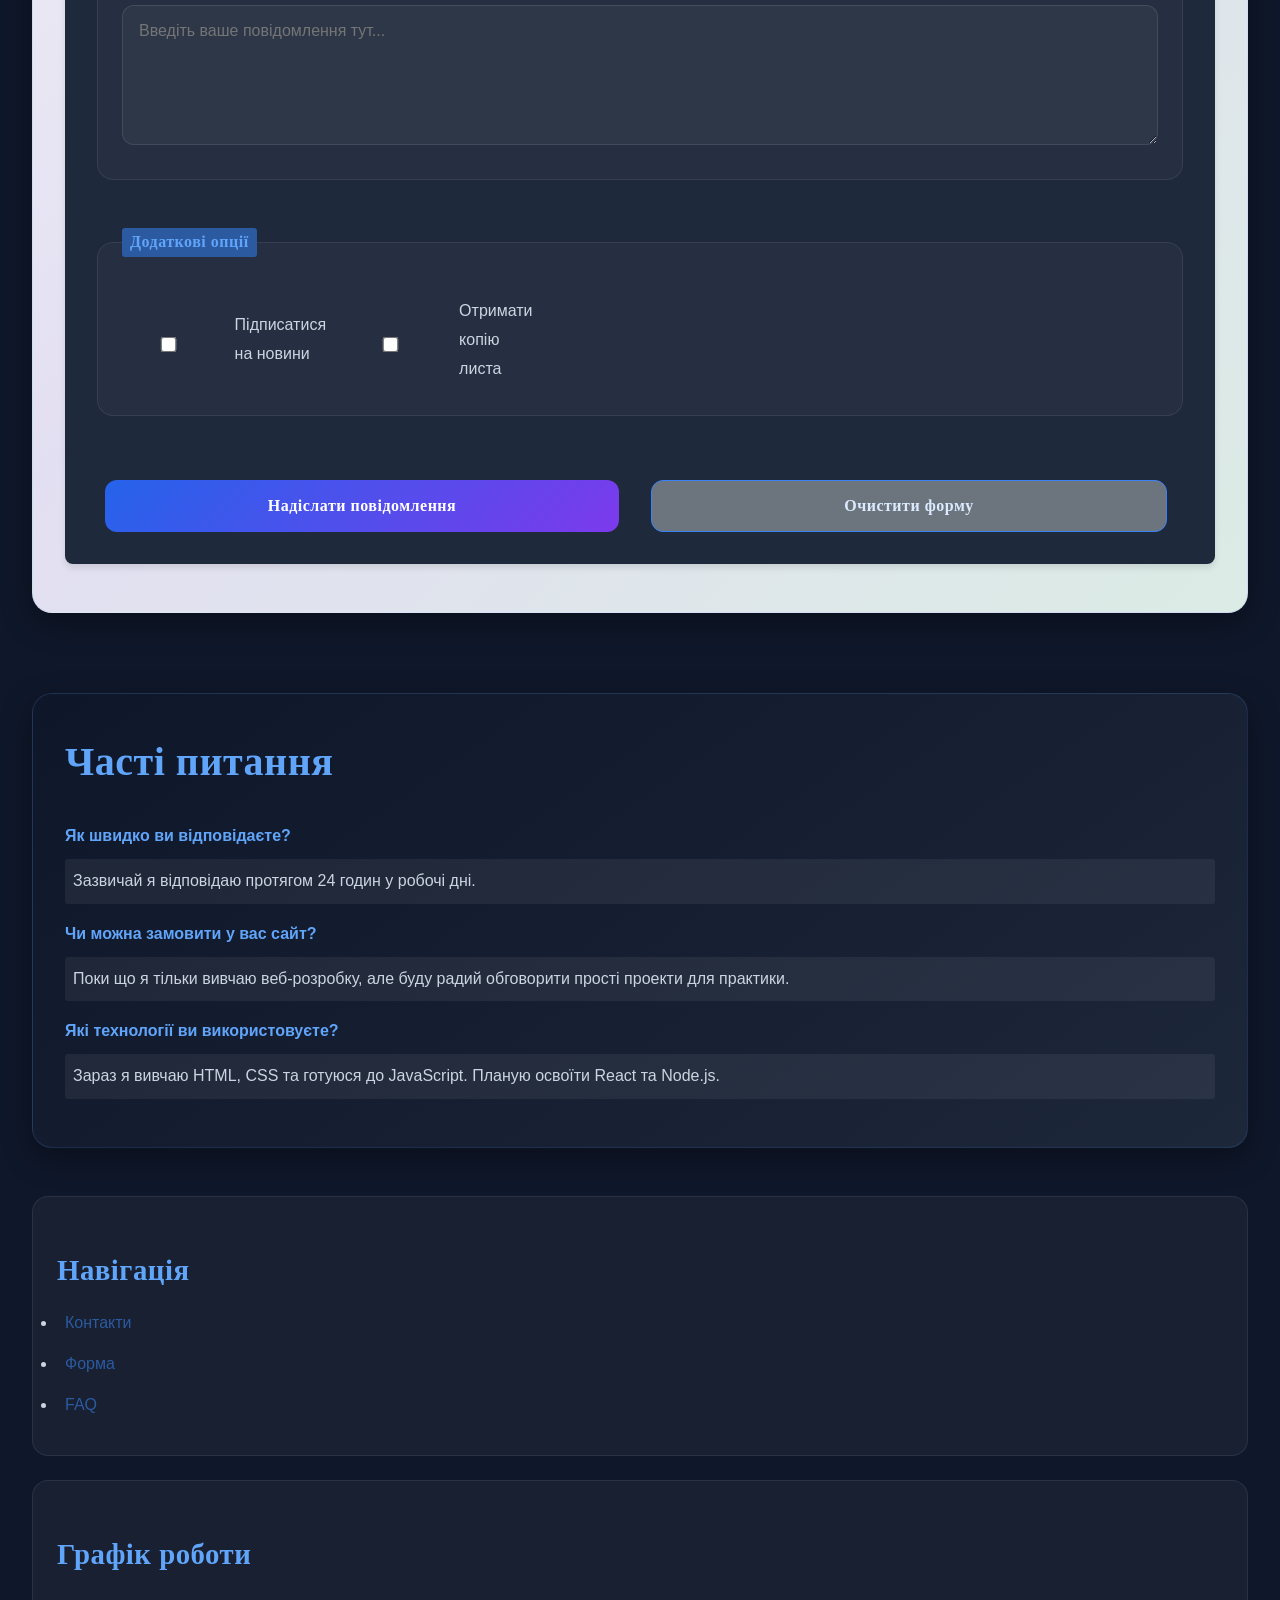
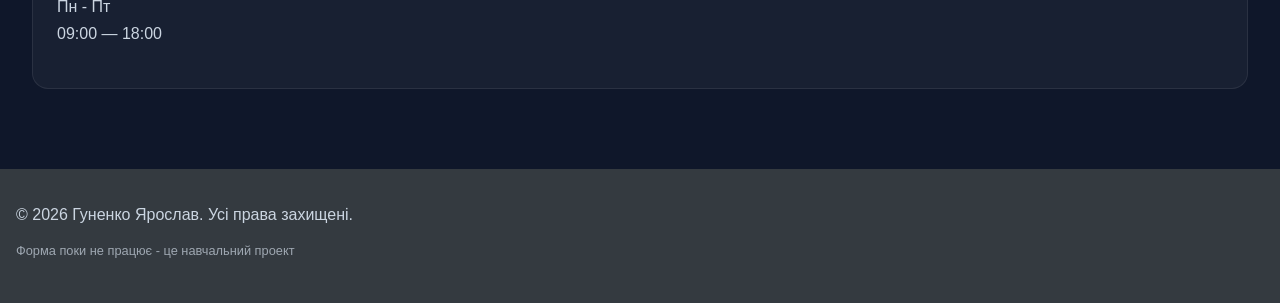
<file: contact.html>
<!DOCTYPE html>
<html lang="uk">
<head>
    <meta charset="UTF-8">
    <meta name="viewport"
          content="width=device-width, initial-scale=1.0">
    <meta name="description"
          content="Мої контакти для зв'язку та співпраці. Зв'яжіться зі мною через email, телефон або соціальні мережі. Я відкритий до нових можливостей та співпраці в сфері веб-розробки.">
    <meta name="keywords"
          content="веб-розробка, HTML, CSS, JavaScript">
    <meta name="theme-color" content="#111827">
    <link rel="manifest" href="manifest.json">
    <link rel="stylesheet" href="css/styles.css">
    <link rel="stylesheet" href="css/layout.css">
    <link rel="stylesheet" href="css/flexbox.css">
    <link rel="stylesheet" href="css/grid.css">
    <link rel="stylesheet" href="css/responsive.css">
    <link rel="preconnect"
          href="https://fonts.googleapis.com">

    <link rel="preconnect"
          href="https://fonts.gstatic.com"
          crossorigin>

    <link href="https://fonts.googleapis.com/css2?family=Montserrat:wght@400;500;600;700&family=Merriweather:wght@400;700&display=swap"
          rel="stylesheet">

    <title>
        Контакти - Мій особистий сайт
    </title>

    <script src="js/script.js"
            defer></script>
</head>
<body>

<header class="modern-header">

    <div class="container">

        <div class="header-content">

            <div class="logo">

                <h1>
                    Гуненко Ярослав
                </h1>

                <span class="logo-subtitle">
                    Веб-розробник
                </span>

            </div>

            <nav class="main-nav">

                <ul class="nav-list">
                            <li><a href="index.html">Головна</a></li>
                            <li><a href="about.html">Про мене</a></li>
                            <li><a href="portfolio.html">Портфоліо</a></li>
                            <li><a href="gallery.html">Галерея</a></li>

                            <li><a href="flexbox-demo.html">Flexbox</a></li>
                            <li><a href="grid-demo.html">Grid</a></li>
                            <li><a href="advanced-grid.html">Advanced Grid</a></li>

                            <li><a href="responsive-demo.html">Responsive</a></li>
                            <li><a href="mobile-portfolio.html">Mobile</a></li>

                            <li><a href="blog.html">Blog</a></li>
                            <li><a href="contact.html">Контакти</a></li>
                </ul>

            </nav>

            <button class="mobile-nav-toggle"
                    onclick="toggleMobileNav()">

                <span></span>
                <span></span>
                <span></span>

            </button>

            <div class="header-cta">

                <button class="cta-button">
                    Найняти мене
                </button>

            </div>

        </div>

        <nav class="mobile-nav"
             id="mobileNav">

            <ul class="nav-list">

                <li><a href="index.html">Головна</a></li>
                <li><a href="about.html">Про мене</a></li>
                <li><a href="portfolio.html">Портфоліо</a></li>
                <li><a href="gallery.html">Галерея</a></li>
                <li><a href="flexbox-demo.html">Flexbox</a></li>
                <li><a href="grid-demo.html">Grid</a></li>
                <li><a href="advanced-grid.html">Advanced Grid</a></li>
                <li><a href="responsive-demo.html">Responsive</a></li>
                <li><a href="mobile-portfolio.html">Mobile</a></li>
                <li><a href="blog.html">Blog</a></li>
                <li><a href="contact.html">Контакти</a></li>

            </ul>

        </nav>

    </div>

</header>

<main class="contact-main">

    <div class="contact-content">

        <section class="contact-card"
                 id="contact-info">

            <h2>
                Як зі мною зв'язатися
            </h2>

            <address class="contact-links">

                <p>
                    <strong>Email:</strong>

                    <a href="mailto:gunenkoym@gmail.com">
                        gunenkoym@gmail.com
                    </a>
                </p>

                <p>
                    <strong>Телефон:</strong>

                    <a href="tel:+380967825712">
                        +38 (096) 782-57-12
                    </a>
                </p>

                <p>
                    <strong>Telegram:</strong>

                    <a href="https://t.me/HucketaMeowUA"
                       target="_blank">

                        Мій телеграм

                    </a>
                </p>

                <p>
                    <strong>LinkedIn:</strong>

                    <a href="https://www.linkedin.com/in/hunenko-yaroslav-0339951b2/"
                       target="_blank">

                        Мій профіль

                    </a>
                </p>

            </address>

        </section>

        <section class="contact-card"
                 id="contact-form">

            <h2>
                Напишіть мені
            </h2>

            <form class="contact-form"
                  action="#"
                  method="get">

                <fieldset>

                    <legend>
                        Особиста інформація
                    </legend>

                    <label for="name">
                        Ім'я *
                    </label>

                    <input type="text"
                           id="name"
                           name="name"
                           required>

                    <label for="email">
                        Email *
                    </label>

                    <input type="email"
                           id="email"
                           name="email"
                           required>

                    <label for="phone">
                        Телефон
                    </label>

                    <input type="tel"
                           id="phone"
                           name="phone"
                           required
                           pattern="[0-9+\-\s]{10,}"
                           placeholder="+380XXXXXXXXX">

                </fieldset>

                <fieldset>

                    <legend>
                        Повідомлення
                    </legend>

                    <label for="subject">
                        Тема:
                    </label>

                    <select id="subject"
                            name="subject">

                        <option value="">
                            Оберіть тему
                        </option>

                        <option value="collaboration">
                            Співпраця
                        </option>

                        <option value="feedback">
                            Відгук
                        </option>

                        <option value="question">
                            Питання
                        </option>

                        <option value="other">
                            Інше
                        </option>

                    </select>

                    <div class="radio-group">

                        <div class="radio-item">

                            <input type="radio"
                                   id="low"
                                   name="priority"
                                   value="low">

                            <label for="low">
                                Низький
                            </label>

                        </div>

                        <div class="radio-item">

                            <input type="radio"
                                   id="medium"
                                   name="priority"
                                   value="medium"
                                   checked>

                            <label for="medium">
                                Середній
                            </label>

                        </div>

                        <div class="radio-item">

                            <input type="radio"
                                   id="high"
                                   name="priority"
                                   value="high">

                            <label for="high">
                                Високий
                            </label>

                        </div>

                    </div>

                    <label for="message">
                        Текст повідомлення *
                    </label>

                    <textarea id="message"
                              name="message"
                              required
                              placeholder="Введіть ваше повідомлення тут..."></textarea>

                </fieldset>

                <fieldset>

                    <legend>
                        Додаткові опції
                    </legend>

                    <div class="checkbox-group">

                        <div class="checkbox-item">

                            <input type="checkbox"
                                   id="newsletter"
                                   name="newsletter"
                                   value="yes">

                            <label for="newsletter">
                                Підписатися на новини
                            </label>

                        </div>

                        <div class="checkbox-item">

                            <input type="checkbox"
                                   id="copy"
                                   name="copy"
                                   value="yes">

                            <label for="copy">
                                Отримати копію листа
                            </label>

                        </div>

                    </div>

                </fieldset>

                <div class="form-actions">

                    <button type="submit"
                            class="btn-primary">

                        Надіслати повідомлення

                    </button>

                    <button type="reset"
                            class="btn-outline">

                        Очистити форму

                    </button>

                </div>

            </form>

        </section>

        <section class="contact-card"
                 id="faq">

            <h2>
                Часті питання
            </h2>

            <dl class="faq-list">

                <dt>
                    Як швидко ви відповідаєте?
                </dt>

                <dd>
                    Зазвичай я відповідаю
                    протягом 24 годин
                    у робочі дні.
                </dd>

                <dt>
                    Чи можна замовити у вас сайт?
                </dt>

                <dd>
                    Поки що я тільки
                    вивчаю веб-розробку,
                    але буду радий
                    обговорити прості
                    проекти для практики.
                </dd>

                <dt>
                    Які технології
                    ви використовуєте?
                </dt>

                <dd>
                    Зараз я вивчаю HTML,
                    CSS та готуюся
                    до JavaScript.
                    Планую освоїти
                    React та Node.js.
                </dd>

            </dl>

        </section>

    </div>

    <aside class="contact-sidebar">

        <div class="sidebar-card">

            <h3>
                Навігація
            </h3>

            <ul>

                <li>
                    <a href="#contact-info">
                        Контакти
                    </a>
                </li>

                <li>
                    <a href="#contact-form">
                        Форма
                    </a>
                </li>

                <li>
                    <a href="#faq">
                        FAQ
                    </a>
                </li>

            </ul>

        </div>

        <div class="sidebar-card">

            <h3>
                Графік роботи
            </h3>

            <p>
                Пн - Пт<br>
                09:00 — 18:00
            </p>

        </div>

    </aside>

</main>

<footer>

    <p>
        &copy; 2026 Гуненко Ярослав.
        Усі права захищені.
    </p>

    <p>

        <small>
            Форма поки не працює -
            це навчальний проект
        </small>

    </p>

</footer>
<script> if ('serviceWorker' in navigator) { window.addEventListener('load', () => { navigator.serviceWorker.register('./sw.js') .then(() => console.log('Service Worker Registered')) .catch(err => console.log('SW Error', err)); }); } </script>
</body>

</html>
</file>
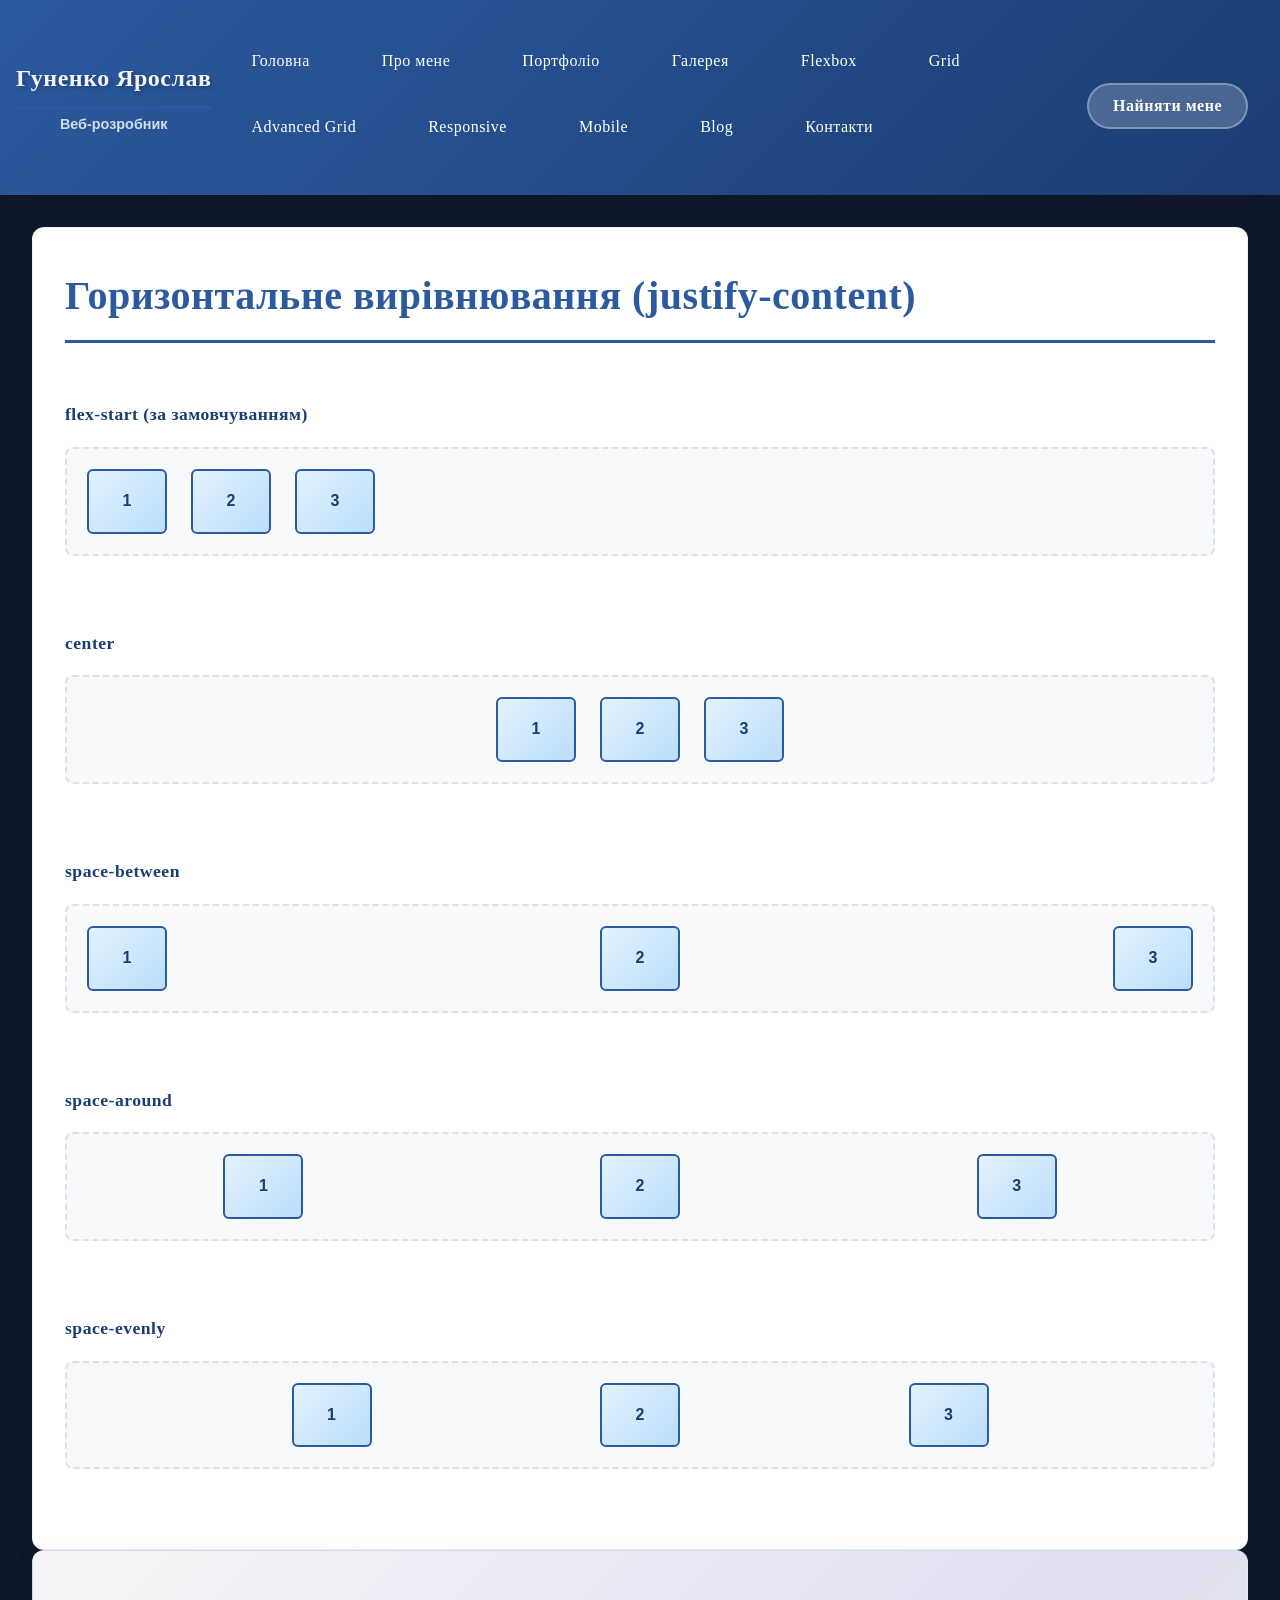
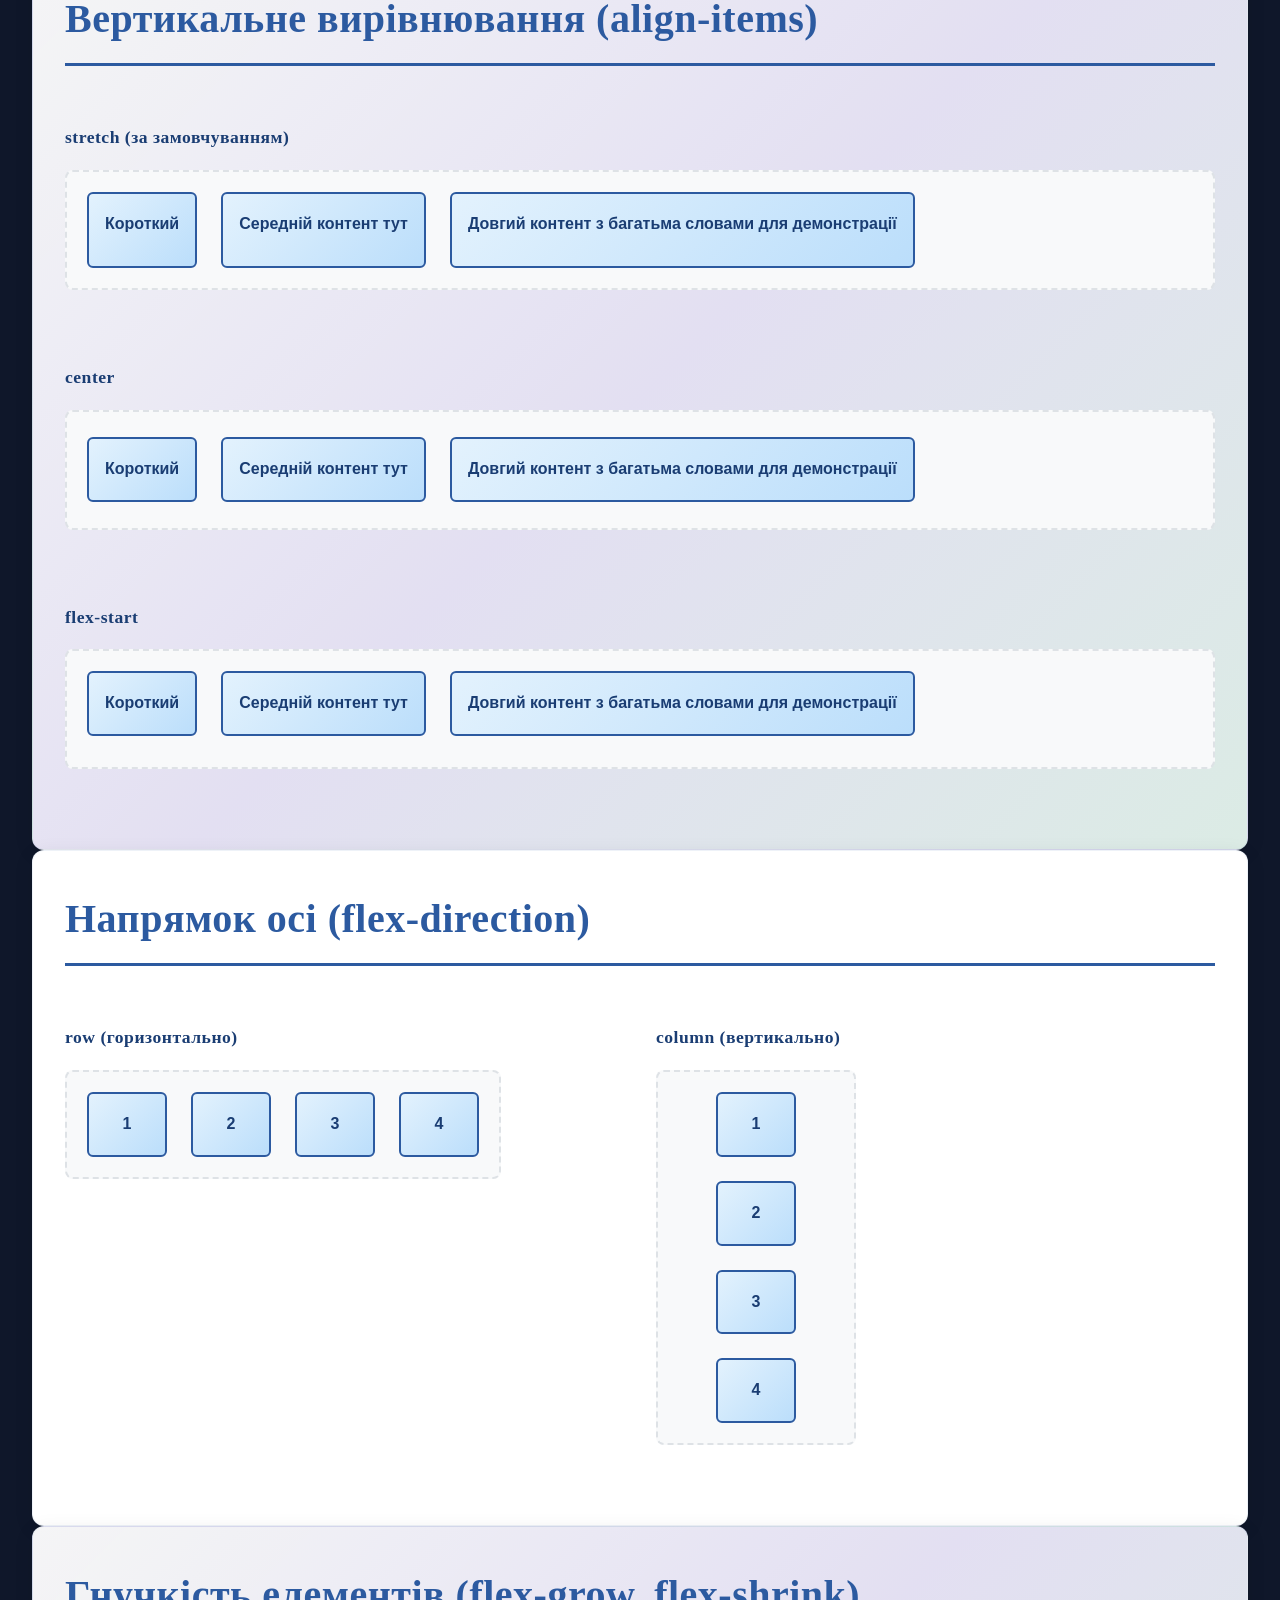
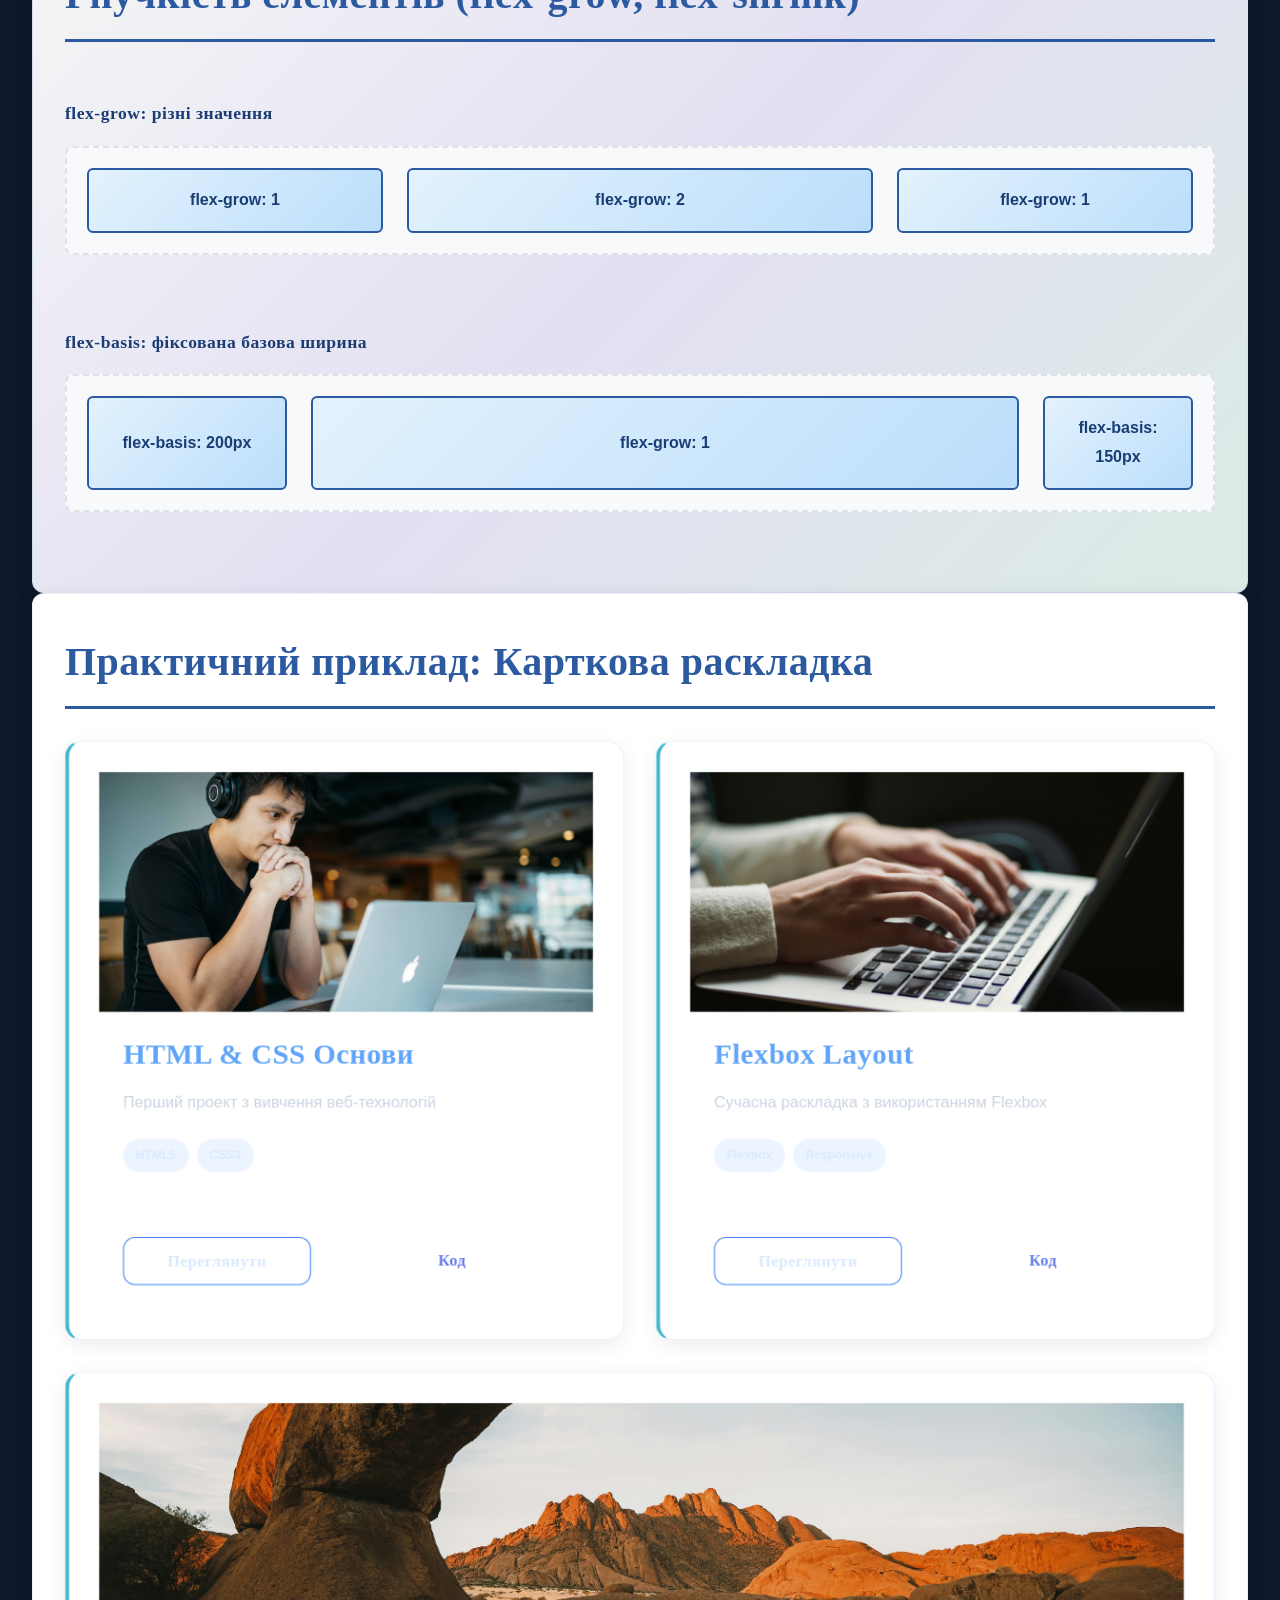
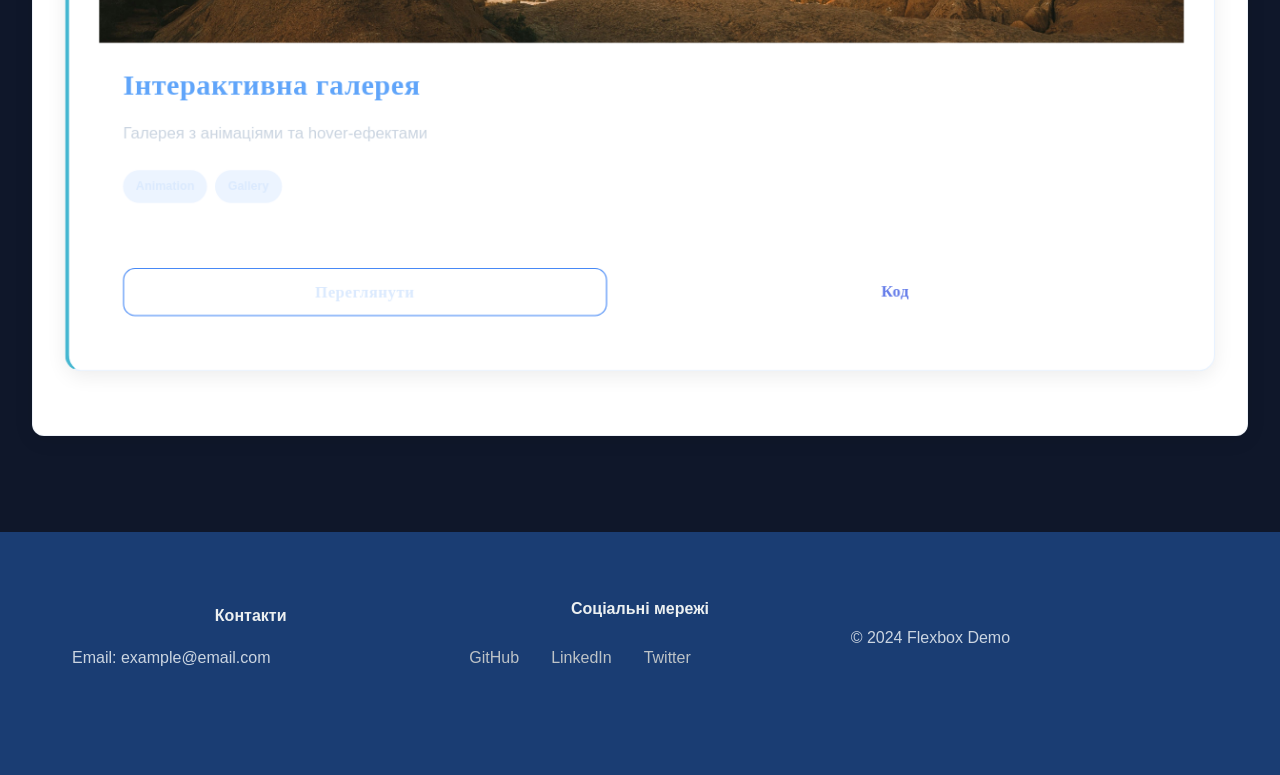
<file: flexbox-demo.html>
<!DOCTYPE html>
<html lang="uk">

<head>
    <meta charset="UTF-8">
    <meta name="viewport" content="width=device-width, initial-scale=1.0">
    <title>Flexbox Демонстрація - Мій особистий сайт</title>
    <link rel="stylesheet" href="css/styles.css">
    <link rel="stylesheet" href="css/layout.css">
    <link rel="stylesheet" href="css/flexbox.css">
    <link rel="stylesheet" href="css/grid.css">
    <meta name="theme-color" content="#111827">
    <link rel="manifest" href="manifest.json">
</head>
<header class="modern-header">
        <div class="container">
            <div class="header-content">
                <div class="logo">
                    <h1>Гуненко Ярослав</h1>
                    <span class="logo-subtitle">Веб-розробник</span>
                </div>
                <nav class="main-nav">
                        <ul class="nav-list">
                            <li><a href="index.html">Головна</a></li>
                            <li><a href="about.html">Про мене</a></li>
                            <li><a href="portfolio.html">Портфоліо</a></li>
                            <li><a href="gallery.html">Галерея</a></li>

                            <li><a href="flexbox-demo.html">Flexbox</a></li>
                            <li><a href="grid-demo.html">Grid</a></li>
                            <li><a href="advanced-grid.html">Advanced Grid</a></li>

                            <li><a href="responsive-demo.html">Responsive</a></li>
                            <li><a href="mobile-portfolio.html">Mobile</a></li>

                            <li><a href="blog.html">Blog</a></li>
                            <li><a href="contact.html">Контакти</a></li>
                        </ul>
                </nav>
                <button class="mobile-nav-toggle"
                    onclick="toggleMobileNav()"><span></span><span></span><span></span></button>
                <div class="header-cta">
                    <button class="cta-button">Найняти
                        мене</button>
                </div>
            </div>
            <nav class="mobile-nav" id="mobileNav">
                <ul class="nav-list">
                            <li><a href="index.html">Головна</a></li>
                            <li><a href="about.html">Про мене</a></li>
                            <li><a href="portfolio.html">Портфоліо</a></li>
                            <li><a href="gallery.html">Галерея</a></li>

                            <li><a href="flexbox-demo.html">Flexbox</a></li>
                            <li><a href="grid-demo.html">Grid</a></li>
                            <li><a href="advanced-grid.html">Advanced Grid</a></li>

                            <li><a href="responsive-demo.html">Responsive</a></li>
                            <li><a href="mobile-portfolio.html">Mobile</a></li>

                            <li><a href="blog.html">Blog</a></li>
                            <li><a href="contact.html">Контакти</a></li>
                </ul>
            </nav>
        </div>
    </header>
    <main class="demo-main">
        <!-- Демонстрація justify-content -->
        <section class="demo-section">
            <h2>Горизонтальне вирівнювання
                (justify-content)</h2>
            <div class="demo-container">
                <h3>flex-start (за замовчуванням)</h3>
                <div class="flex-demo justify-start">
                    <div class="flex-item">1</div>
                    <div class="flex-item">2</div>
                    <div class="flex-item">3</div>
                </div>
            </div>
            <div class="demo-container">
                <h3>center</h3>
                <div class="flex-demo
justify-center">
                    <div class="flex-item">1</div>
                    <div class="flex-item">2</div>
                    <div class="flex-item">3</div>
                </div>
            </div>
            <div class="demo-container">
                <h3>space-between</h3>
                <div class="flex-demo
justify-between">
                    <div class="flex-item">1</div>
                    <div class="flex-item">2</div>
                    <div class="flex-item">3</div>
                </div>
            </div>
            <div class="demo-container">
                <h3>space-around</h3>
                <div class="flex-demo
justify-around">
                    <div class="flex-item">1</div>
                    <div class="flex-item">2</div>
                    <div class="flex-item">3</div>
                </div>
            </div>
            <div class="demo-container">
                <h3>space-evenly</h3>
                <div class="flex-demo
justify-evenly">
                    <div class="flex-item">1</div>
                    <div class="flex-item">2</div>
                    <div class="flex-item">3</div>
                </div>
            </div>
        </section>
        <!-- Демонстрація align-items -->
        <section class="demo-section">
            <h2>Вертикальне вирівнювання (align-items)</h2>
            <div class="demo-container">
                <h3>stretch (за замовчуванням)</h3>
                <div class="flex-demo align-stretch">
                    <div class="flex-item">Короткий</div>
                    <div class="flex-item">Середній контент тут</div>
                    <div class="flex-item">Довгий контент з багатьма словами для
                        демонстрації</div>
                </div>
            </div>
            <div class="demo-container">
                <h3>center</h3>
                <div class="flex-demo align-center">
                    <div class="flex-item">Короткий</div>
                    <div class="flex-item">Середній контент тут</div>
                    <div class="flex-item">Довгий контент з багатьма словами для
                        демонстрації</div>
                </div>
            </div>
            <div class="demo-container">
                <h3>flex-start</h3>
                <div class="flex-demo align-start">
                    <div class="flex-item">Короткий</div>
                    <div class="flex-item">Середній контент тут</div>
                    <div class="flex-item">Довгий контент з багатьма словами для
                        демонстрації</div>
                </div>
            </div>
        </section>
        <!-- Демонстрація flex-direction -->
        <section class="demo-section">
            <h2>Напрямок осі (flex-direction)</h2>
            <div class="demo-row">
                <div class="demo-container">
                    <h3>row (горизонтально)</h3>
                    <div class="flex-demo direction-row">
                        <div class="flex-item">1</div>
                        <div class="flex-item">2</div>
                        <div class="flex-item">3</div>
                        <div class="flex-item">4</div>
                    </div>
                </div>
                <div class="demo-container">
                    <h3>column (вертикально)</h3>
                    <div class="flex-demo
direction-column">
                        <div class="flex-item">1</div>
                        <div class="flex-item">2</div>
                        <div class="flex-item">3</div>
                        <div class="flex-item">4</div>
                    </div>
                </div>
            </div>
        </section>
        <!-- Демонстрація flex-grow,
flex-shrink -->
        <section class="demo-section">
            <h2>Гнучкість елементів (flex-grow,
                flex-shrink)</h2>
            <div class="demo-container">
                <h3>flex-grow: різні значення</h3>
                <div class="flex-demo">
                    <div class="flex-item
grow-1">flex-grow:
                        1</div>
                    <div class="flex-item
grow-2">flex-grow:
                        2</div>
                    <div class="flex-item grow-1">flex-grow: 1</div>
                </div>
            </div>
            <div class="demo-container">
                <h3>flex-basis: фіксована базова
                    ширина</h3>
                <div class="flex-demo">
                    <div class="flex-item basis-200">flex-basis:
                        200px</div>
                    <div class="flex-item
grow-1">flex-grow: 1</div>
                    <div class="flex-item
basis-150">flex-basis: 150px</div>
                </div>
            </div>
        </section>
        <!-- Практичний приклад: карткова
раскладка -->
        <section class="demo-section">
            <h2>Практичний приклад: Карткова
                раскладка</h2>
            <div class="cards-container">
                <div class="card flex-card">
                    <div class="card-image">
                        <img src="images/photo1.jpg" alt="Проект1" loading="lazy">
                    </div>
                    <div class="card-content">
                        <h3>HTML & CSS Основи</h3>
                        <p>Перший проект з вивчення
                            веб-технологій</p>
                        <div class="card-tags">
                            <span class="tag">HTML5</span>
                            <span class="tag">CSS3</span>
                        </div>
                    </div>
                    <div class="card-actions">
                        <button class="btn-outline">Переглянути</button>
                        <button class="btn-primary">Код</button>
                    </div>
                </div>
                <div class="card flex-card">
                    <div class="card-image">
                        <img src="images/photo2.jpg" alt="Проект
2">
                    </div>
                    <div class="card-content">
                        <h3>Flexbox Layout</h3>
                        <p>Сучасна раскладка з використанням
                            Flexbox</p>
                        <div class="card-tags">
                            <span class="tag">Flexbox</span>
                            <span class="tag">Responsive</span>
                        </div>
                    </div>
                    <div class="card-actions">
                        <button class="btn-outline">Переглянути</button>
                        <button class="btn-primary">Код</button>
                    </div>
                </div>
                <div class="card flex-card">
                    <div class="card-image">
                        <img src="images/photo3.jpg" alt="Проект
3">
                    </div>
                    <div class="card-content">
                        <h3>Інтерактивна галерея</h3>
                        <p>Галерея з анімаціями та
                            hover-ефектами</p>
                        <div class="card-tags">
                            <span class="tag">Animation</span>
                            <span class="tag">Gallery</span>
                        </div>
                    </div>
                    <div class="card-actions">
                        <button class="btn-outline">Переглянути</button>
                        <button class="btn-primary">Код</button>
                    </div>
                </div>
            </div>
        </section>
    </main>
    <footer class="flex-footer">
        <div class="footer-content">
            <div class="footer-section">
                <h4>Контакти</h4>
                <p>Email:
                    example@email.com</p>
            </div>
            <div class="footer-section">
                <h4>Соціальні
                    мережі</h4>
                <div class="social-links">
                    <a href="#">GitHub</a>
                    <a href="#">LinkedIn</a>
                    <a href="#">Twitter</a>
                </div>
            </div>
            <div class="footer-section">
                <p>&copy; 2024 Flexbox
                    Demo</p>
            </div>
        </div>
    </footer>
     <script src="js/script.js"></script>
    <script> if ('serviceWorker' in navigator) { window.addEventListener('load', () => { navigator.serviceWorker.register('./sw.js') .then(() => console.log('Service Worker Registered')) .catch(err => console.log('SW Error', err)); }); } </script>
<body>
</body>

</html>
</file>
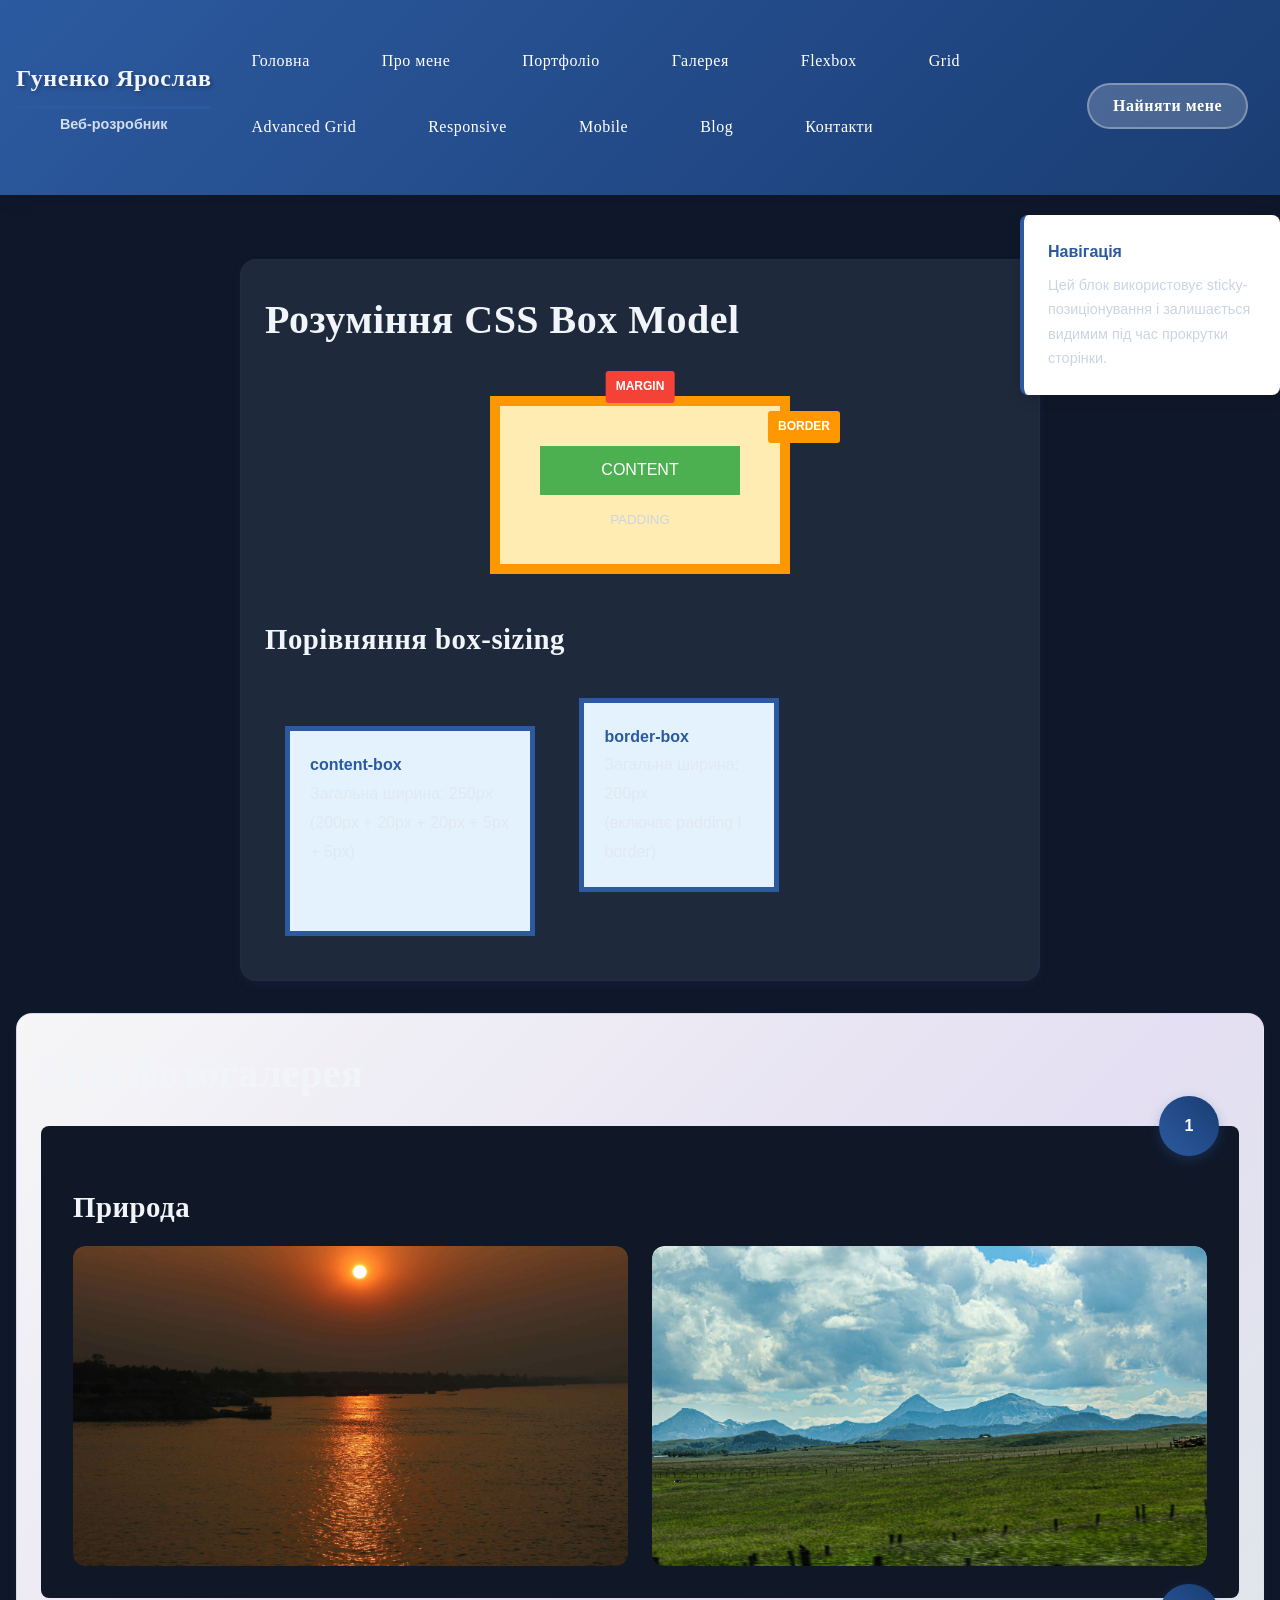
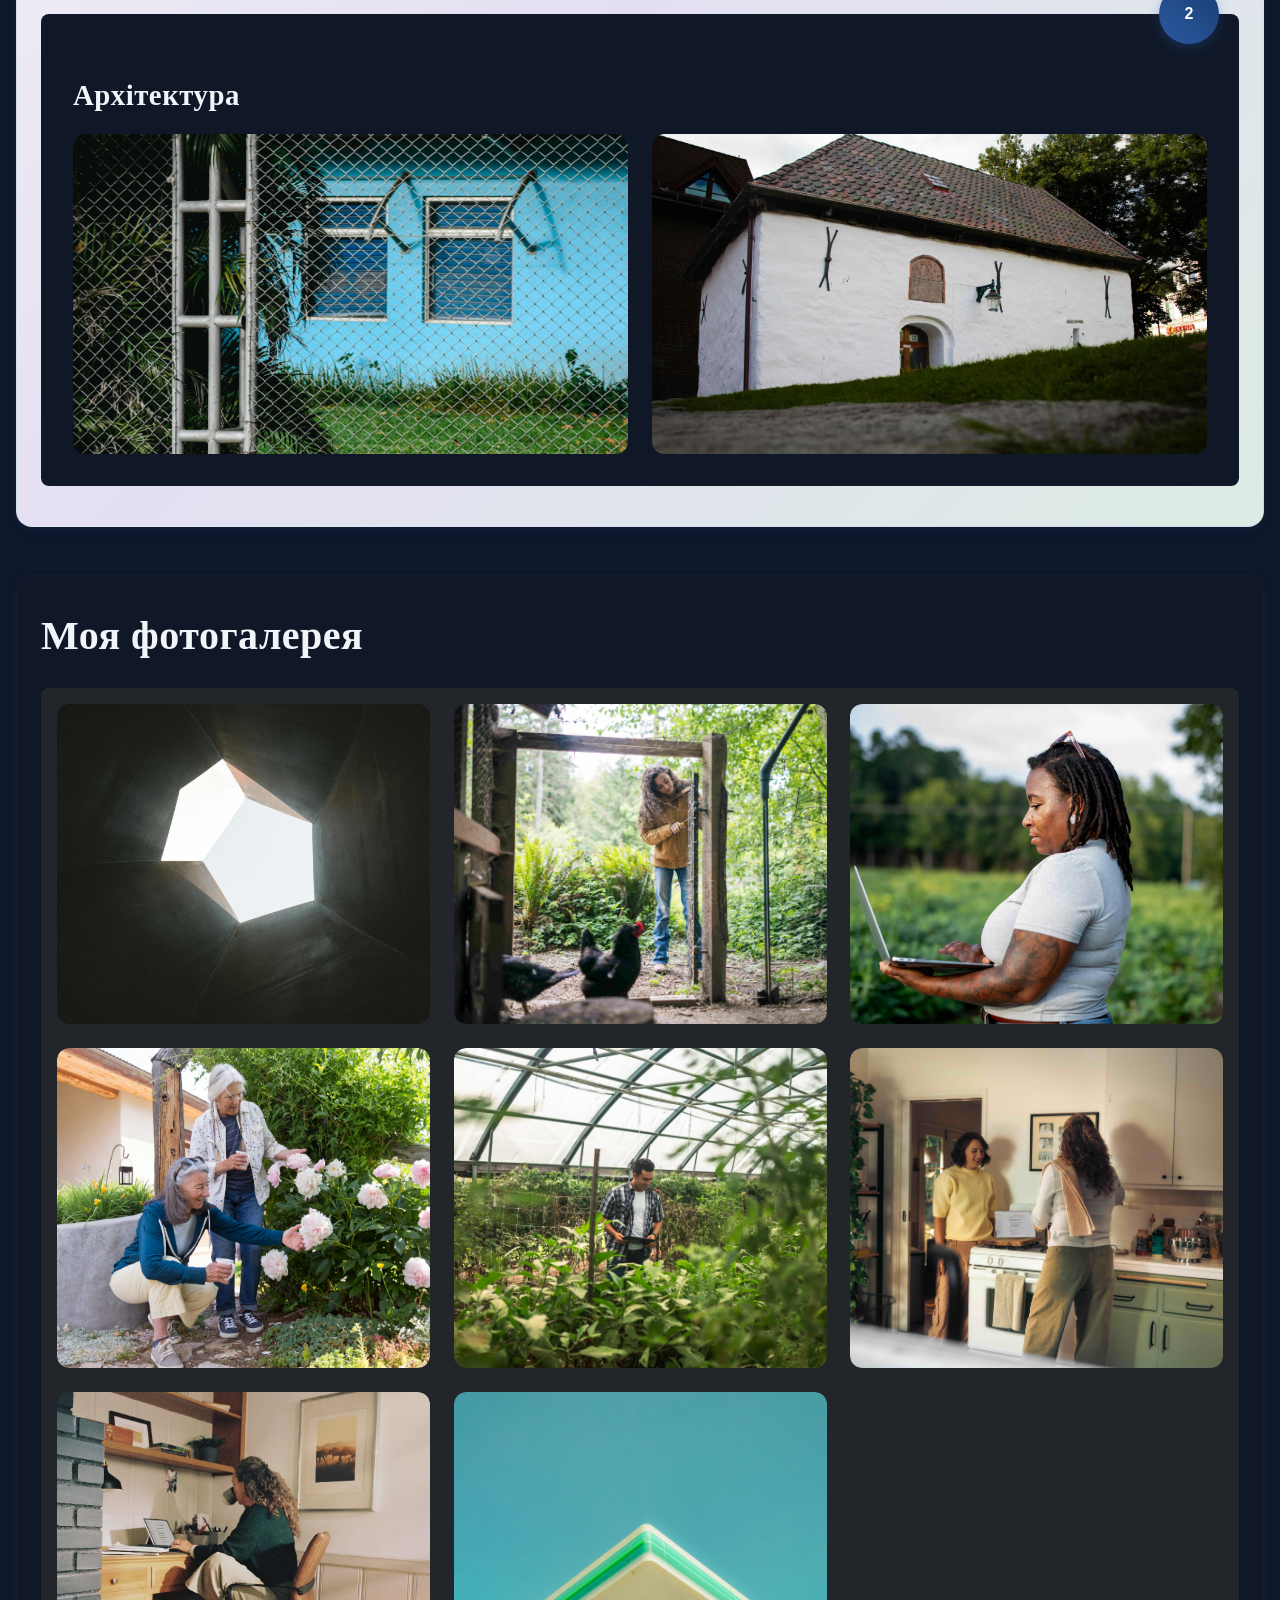
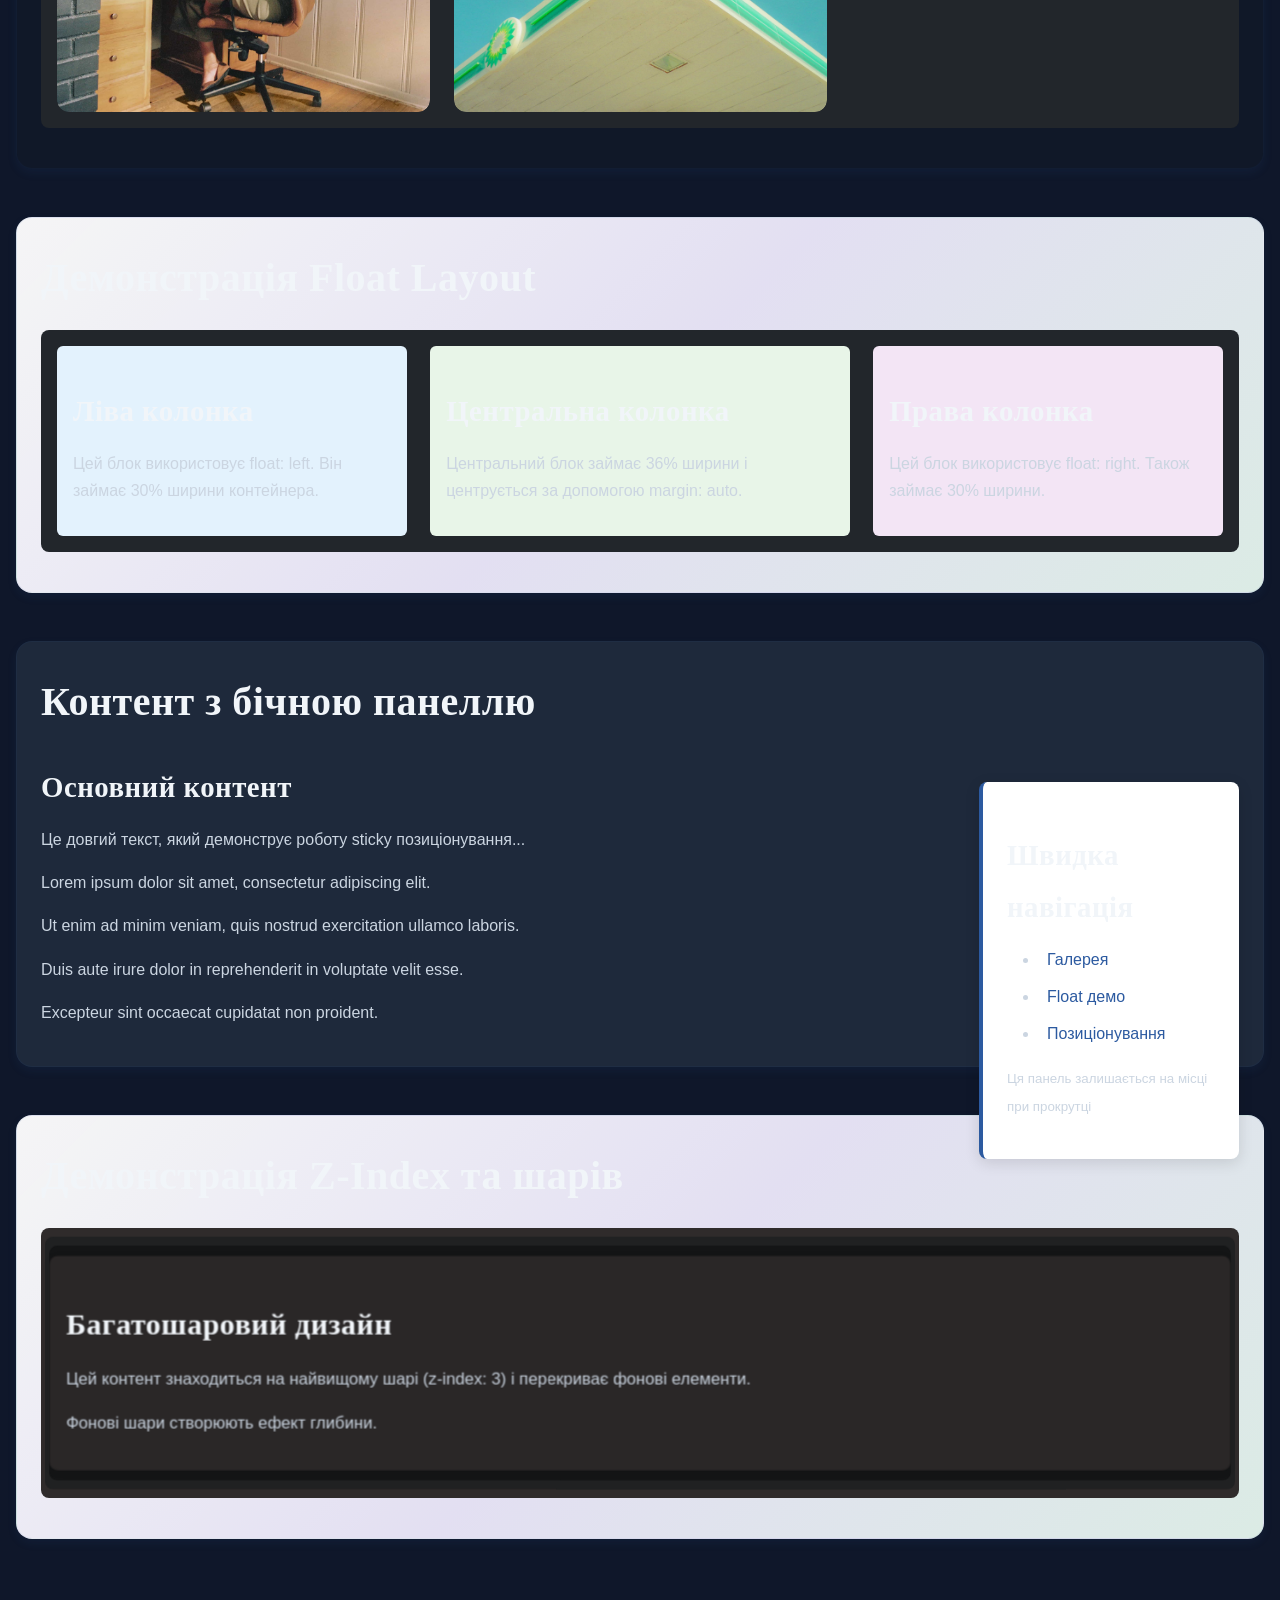
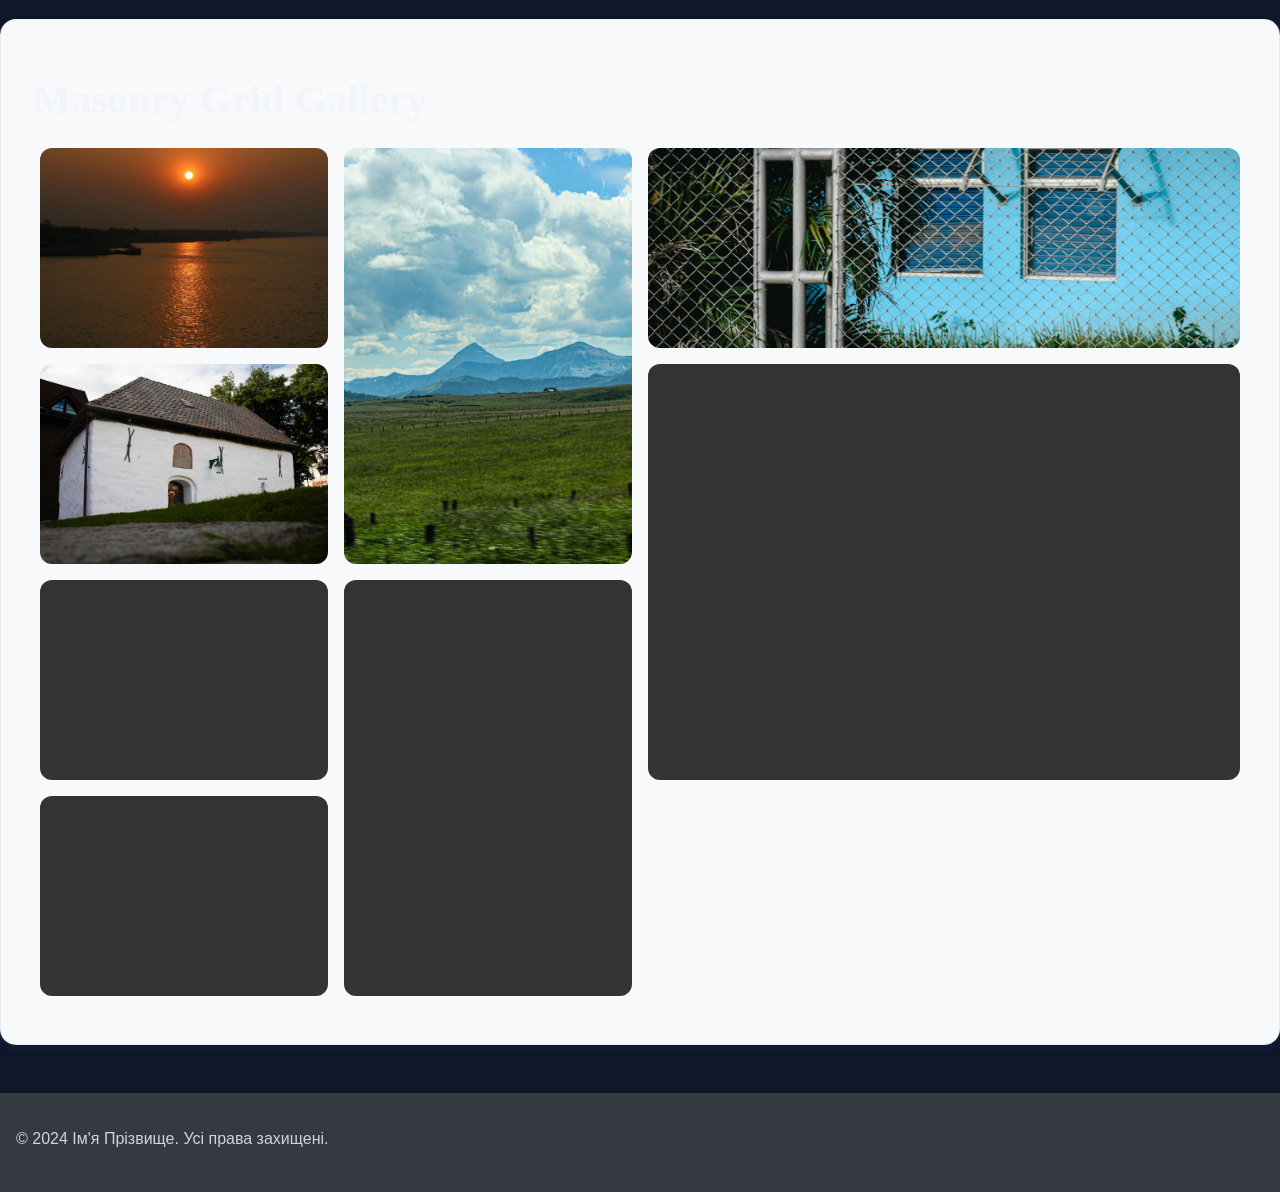
<file: gallery.html>
<!DOCTYPE html>
<html lang="uk">

<head>
    <meta charset="UTF-8">
    <meta name="viewport" content="width=device-width, initial-scale=1.0">
    <title>Галерея - Мій особистий сайт</title>
    <link rel="stylesheet" href="css/styles.css">
    <link rel="stylesheet" href="css/flexbox.css">
    <link rel="stylesheet" href="css/layout.css">
    <link rel="stylesheet" href="css/grid.css">
    <meta name="theme-color" content="#111827">
    <link rel="manifest" href="manifest.json">
</head>
<body>
    <header class="modern-header">
        <div class="container">
            <div class="header-content">
                <div class="logo">
                    <h1>Гуненко Ярослав</h1>
                    <span class="logo-subtitle">Веб-розробник</span>
                </div>
                <nav class="main-nav">
                    <ul class="nav-list">
                            <li><a href="index.html">Головна</a></li>
                            <li><a href="about.html">Про мене</a></li>
                            <li><a href="portfolio.html">Портфоліо</a></li>
                            <li><a href="gallery.html">Галерея</a></li>

                            <li><a href="flexbox-demo.html">Flexbox</a></li>
                            <li><a href="grid-demo.html">Grid</a></li>
                            <li><a href="advanced-grid.html">Advanced Grid</a></li>

                            <li><a href="responsive-demo.html">Responsive</a></li>
                            <li><a href="mobile-portfolio.html">Mobile</a></li>

                            <li><a href="blog.html">Blog</a></li>
                            <li><a href="contact.html">Контакти</a></li>
                    </ul>
                </nav>
                <button class="mobile-nav-toggle"
                    onclick="toggleMobileNav()"><span></span><span></span><span></span></button>
                <div class="header-cta">
                    <button class="cta-button">Найняти
                        мене</button>
                </div>
            </div>
            <nav class="mobile-nav" id="mobileNav">
                <ul class="nav-list">
                    <li><a href="index.html">Головна</a></li>
                    <li><a href="about.html">Про мене</a></li>
                    <li><a href="portfolio.html">Портфоліо</a></li>
                    <li><a href="gallery.html">Галерея</a></li>
                    <li><a href="flexbox-demo.html">Flexbox</a></li>
                    <li><a href="grid-demo.html">Grid</a></li>
                    <li><a href="advanced-grid.html">Advanced Grid</a></li>
                    <li><a href="responsive-demo.html">Responsive</a></li>
                    <li><a href="mobile-portfolio.html">Mobile</a></li>
                    <li><a href="blog.html">Blog</a></li>
                    <li><a href="contact.html">Контакти</a></li>
                </ul>
            </nav>
        </div>
    </header>
    <aside class="sticky-note">
        <h4>Навігація</h4>
        <p>Цей блок використовує sticky-позиціонування і залишається видимим під час прокрутки сторінки.</p>
    </aside>
    <main>
        <!-- Демонстрація Box Model -->
        <section class="box-demo">
            <h2>Розуміння CSS Box Model</h2>

            <div class="box-visual">
                <div style="background-color: #4caf50; padding: 10px; margin: 10px; color: white;">
                    CONTENT
                </div>
                <small>PADDING</small>
            </div>

            <h3>Порівняння box-sizing</h3>

            <div class="box-example box-content-box">
                <strong>content-box</strong><br>
                Загальна ширина: 250px<br>
                (200px + 20px + 20px + 5px + 5px)
            </div>

            <div class="box-example box-border-box">
                <strong>border-box</strong><br>
                Загальна ширина: 200px<br>
                (включає padding і border)
            </div>
        </section>

        <!-- Галерея з позиціонуванням -->
        <section id="image-gallery">
            <h2>Моя фотогалерея</h2>

            <div class="relative-container">
                <div class="decorative-element">1</div>
                <h3>Природа</h3>

                <div class="gallery-grid">
                    <div class="gallery-item">
                        <img src="images/gallery1.jpg" alt="Фото природи 1" loading="lazy">
                        <div class="gallery-overlay">
                            <h4>Захід сонця</h4>
                            <p>Красивий захід над озером</p>
                        </div>
                    </div>

                    <div class="gallery-item">
                        <img src="images/gallery2.jpg" alt="Фото природи 2" loading="lazy">
                        <div class="gallery-overlay">
                            <h4>Гори</h4>
                            <p>Ранковий туман в горах</p>
                        </div>
                    </div>
                </div>
            </div>

            <div class="relative-container">
                <div class="decorative-element">2</div>
                <h3>Архітектура</h3>

                <div class="gallery-grid">
                    <div class="gallery-item">
                        <img src="images/gallery3.jpg" alt="Архітектура 1" loading="lazy">
                        <div class="gallery-overlay">
                            <h4>Сучасний будинок</h4>
                            <p>Мінімалістичний дизайн</p>
                        </div>
                    </div>

                    <div class="gallery-item">
                        <img src="images/gallery4.jpg" alt="Архітектура 2" loading="lazy">
                        <div class="gallery-overlay">
                            <h4>Історична будівля</h4>
                            <p>Архітектура 19 століття</p>
                        </div>
                    </div>
                </div>
            </div>
        </section>
        <section class="section-box" id="image-gallery">
            <h2>Моя фотогалерея</h2>

            <div class="float-container clearfix">
                <div class="gallery-grid">

                    <div class="gallery-item">
                        <a href="#modal1">
                            <img src="images/mygallery/gallery1.jpg" alt="Фото 1" loading="lazy">
                            <div class="gallery-overlay">
                                <h4>Фото 1</h4>
                            </div>
                        </a>
                    </div>

                    <div class="gallery-item">
                        <a href="#modal2">
                            <img src="images/mygallery/gallery2.jpg" alt="Фото 2" loading="lazy">
                            <div class="gallery-overlay">
                                <h4>Фото 2</h4>
                            </div>
                        </a>
                    </div>

                    <div class="gallery-item">
                        <a href="#modal3">
                            <img src="images/mygallery/gallery3.jpg" alt="Фото 3" loading="lazy">
                            <div class="gallery-overlay">
                                <h4>Фото 3</h4>
                            </div>
                        </a>
                    </div>

                    <div class="gallery-item">
                        <a href="#modal4">
                            <img src="images/mygallery/gallery4.jpg" alt="Фото 4" loading="lazy">
                            <div class="gallery-overlay">
                                <h4>Фото 4</h4>
                            </div>
                        </a>
                    </div>

                    <div class="gallery-item">
                        <a href="#modal5">
                            <img src="images/mygallery/gallery5.jpg" alt="Фото 5" loading="lazy">
                            <div class="gallery-overlay">
                                <h4>Фото 5</h4>
                            </div>
                        </a>
                    </div>

                    <div class="gallery-item">
                        <a href="#modal6">
                            <img src="images/mygallery/gallery6.jpg" alt="Фото 6" loading="lazy">
                            <div class="gallery-overlay">
                                <h4>Фото 6</h4>
                            </div>
                        </a>
                    </div>

                    <div class="gallery-item">
                        <a href="#modal7">
                            <img src="images/mygallery/gallery7.jpg" alt="Фото 7" loading="lazy">
                            <div class="gallery-overlay">
                                <h4>Фото 7</h4>
                            </div>
                        </a>
                    </div>

                    <div class="gallery-item">
                        <a href="#modal8">
                            <img src="images/mygallery/gallery8.jpg" alt="Фото 8" loading="lazy">
                            <div class="gallery-overlay">
                                <h4>Фото 8</h4>
                            </div>
                        </a>
                    </div>

                </div>
            </div>
        </section>
        <!-- Модальні вікна -->
        <div id="modal1" class="modal">
            <div class="modal-window">
                <a href="#image-gallery" class="modal-close">×</a>
                <img src="images/mygallery/gallery1.jpg" alt="Фото 1" loading="lazy">
                <h3>Фото 1</h3>
                <p>Описание для первого изображения.</p>
            </div>
        </div>
        <div id="modal2" class="modal">
            <div class="modal-window">
                <a href="#image-gallery" class="modal-close">×</a>
                <img src="images/mygallery/gallery2.jpg" alt="Фото 2" loading="lazy">
                <h3>Фото 2</h3>
                <p>Описание для второго изображения.</p>
            </div>
        </div>
        <div id="modal3" class="modal">
            <div class="modal-window">
                <a href="#image-gallery" class="modal-close">×</a>
                <img src="images/mygallery/gallery3.jpg" alt="Фото 3" loading="lazy">
                <h3>Фото 3</h3>
                <p>Описание для третьего изображения.</p>
            </div>
        </div>
        <div id="modal4" class="modal">
            <div class="modal-window">
                <a href="#image-gallery" class="modal-close">×</a>
                <img src="images/mygallery/gallery4.jpg" alt="Фото 4" loading="lazy">
                <h3>Фото 4</h3>
                <p>Описание для четвертого изображения.</p>
            </div>
        </div>
        <div id="modal5" class="modal">
            <div class="modal-window">
                <a href="#image-gallery" class="modal-close">×</a>
                <img src="images/mygallery/gallery5.jpg" alt="Фото 5" loading="lazy">
                <h3>Фото 5</h3>
                <p>Описание для пятого изображения.</p>
            </div>
        </div>
        <div id="modal6" class="modal">
            <div class="modal-window">
                <a href="#image-gallery" class="modal-close">×</a>
                <img src="images/mygallery/gallery6.jpg" alt="Фото 6" loading="lazy">
                <h3>Фото 6</h3>
                <p>Описание для шестого изображения.</p>
            </div>
        </div>
        <div id="modal7" class="modal">
            <div class="modal-window">
                <a href="#image-gallery" class="modal-close">×</a>
                <img src="images/mygallery/gallery7.jpg" alt="Фото 7" loading="lazy">
                <h3>Фото 7</h3>
                <p>Описание для седьмого изображения.</p>
            </div>
        </div>
        <div id="modal8" class="modal">
            <div class="modal-window">
                <a href="#image-gallery" class="modal-close">×</a>
                <img src="images/mygallery/gallery8.jpg" alt="Фото 8" loading="lazy">
                <h3>Фото 8</h3>
                <p>Описание для восьмого изображения.</p>
            </div>
        </div>
        <!-- Демонстрація float -->
        <section id="layout-demo">
            <h2>Демонстрація Float Layout</h2>

            <div class="float-container clearfix">
                <div class="float-left">
                    <h3>Ліва колонка</h3>
                    <p>
                        Цей блок використовує float: left. Він займає 30% ширини контейнера.
                    </p>
                </div>

                <div class="float-right">
                    <h3>Права колонка</h3>
                    <p>
                        Цей блок використовує float: right. Також займає 30% ширини.
                    </p>
                </div>

                <div class="float-center">
                    <h3>Центральна колонка</h3>
                    <p>
                        Центральний блок займає 36% ширини і центрується за допомогою margin: auto.
                    </p>

                </div>
            </div>
        </section>
        <!-- Sticky sidebar -->
        <section id="content-with-sidebar">
            <h2>Контент з бічною панеллю</h2>

            <div class="content-layout">
                <aside class="sticky-sidebar">
                    <h3>Швидка навігація</h3>
                    <ul>
                        <li><a href="#image-gallery">Галерея</a></li>
                        <li><a href="#layout-demo">Float демо</a></li>
                        <li><a href="#positioning-demo">Позиціонування</a></li>
                    </ul>
                    <p>
                        <small>Ця панель залишається на місці при прокрутці</small>
                    </p>
                </aside>

                <div class="main-content">
                    <h3>Основний контент</h3>

                    <p>Це довгий текст, який демонструє роботу sticky позиціонування...</p>
                    <p>Lorem ipsum dolor sit amet, consectetur adipiscing elit.</p>
                    <p>Ut enim ad minim veniam, quis nostrud exercitation ullamco laboris.</p>
                    <p>Duis aute irure dolor in reprehenderit in voluptate velit esse.</p>
                    <p>Excepteur sint occaecat cupidatat non proident.</p>
                </div>
            </div>
        </section>

        <!-- Z-index демонстрація -->
        <section id="positioning-demo">
            <h2>Демонстрація Z-Index та шарів</h2>

            <div class="layered-card">
                <div class="layer-1"></div>
                <div class="layer-2"></div>

                <div class="layer-content">
                    <h3>Багатошаровий дизайн</h3>
                    <p>
                        Цей контент знаходиться на найвищому шарі (z-index: 3)
                        і перекриває фонові елементи.
                    </p>
                    <p>Фонові шари створюють ефект глибини.</p>
                </div>
            </div>
        </section>
    </main>
    <!-- Додайте після існуючих секцій -->
    <section id="masonry-grid">
        <h2>Masonry Grid Gallery</h2>
        <div class="masonry-container">
            <div class="masonry-item small">
                <img src="images/gallery1.jpg" alt="Gallery 1" loading="lazy">
                <div class="masonry-overlay">
                    <h4>Проект 1</h4>
                </div>
            </div>
            <div class="masonry-item tall">
                <img src="images/gallery2.jpg" alt="Gallery 2" loading="lazy">
                <div class="masonry-overlay">
                    <h4>Високий проект</h4>
                </div>
            </div>
            <div class="masonry-item wide">
                <img src="images/gallery3.jpg" alt="Gallery 3" loading="lazy">
                <div class="masonry-overlay">
                    <h4>Широкий проект</h4>
                </div>
            </div>
            <div class="masonry-item">
                <img src="images/gallery4.jpg" alt="Gallery 4" loading="lazy">
                <div class="masonry-overlay">
                    <h4>Проект 4</h4>
                </div>
            </div>
            <div class="masonry-item big">
                <img src="images/photo1.jpg" alt="Gallery 5" loading="lazy">
                <div class="masonry-overlay">
                    <h4>Великий проект</h4>
                </div>
            </div>
            <div class="masonry-item">
                <img src="images/photo2.jpg" alt="Gallery 6" loading="lazy">
                <div class="masonry-overlay">
                    <h4>Проект 6</h4>
                </div>
            </div>
            <div class="masonry-item tall">
                <img src="images/photo3.jpg" alt="Gallery 7" loading="lazy">
                <div class="masonry-overlay">
                    <h4>Ще один високий</h4>
                </div>
            </div>
            <div class="masonry-item">
                <img src="images/grid-6.jpg" alt="Gallery 8" loading="lazy">
                <div class="masonry-overlay">
                    <h4>Проект 8</h4>
                </div>
            </div>
        </div>
    </section>
    <footer>
        <p>&copy; 2024 Ім'я Прізвище. Усі права захищені.</p>
    </footer>
        <script src="js/script.js"></script>
    <script> if ('serviceWorker' in navigator) { window.addEventListener('load', () => { navigator.serviceWorker.register('./sw.js') .then(() => console.log('Service Worker Registered')) .catch(err => console.log('SW Error', err)); }); } </script>

</body>

</html>
</file>
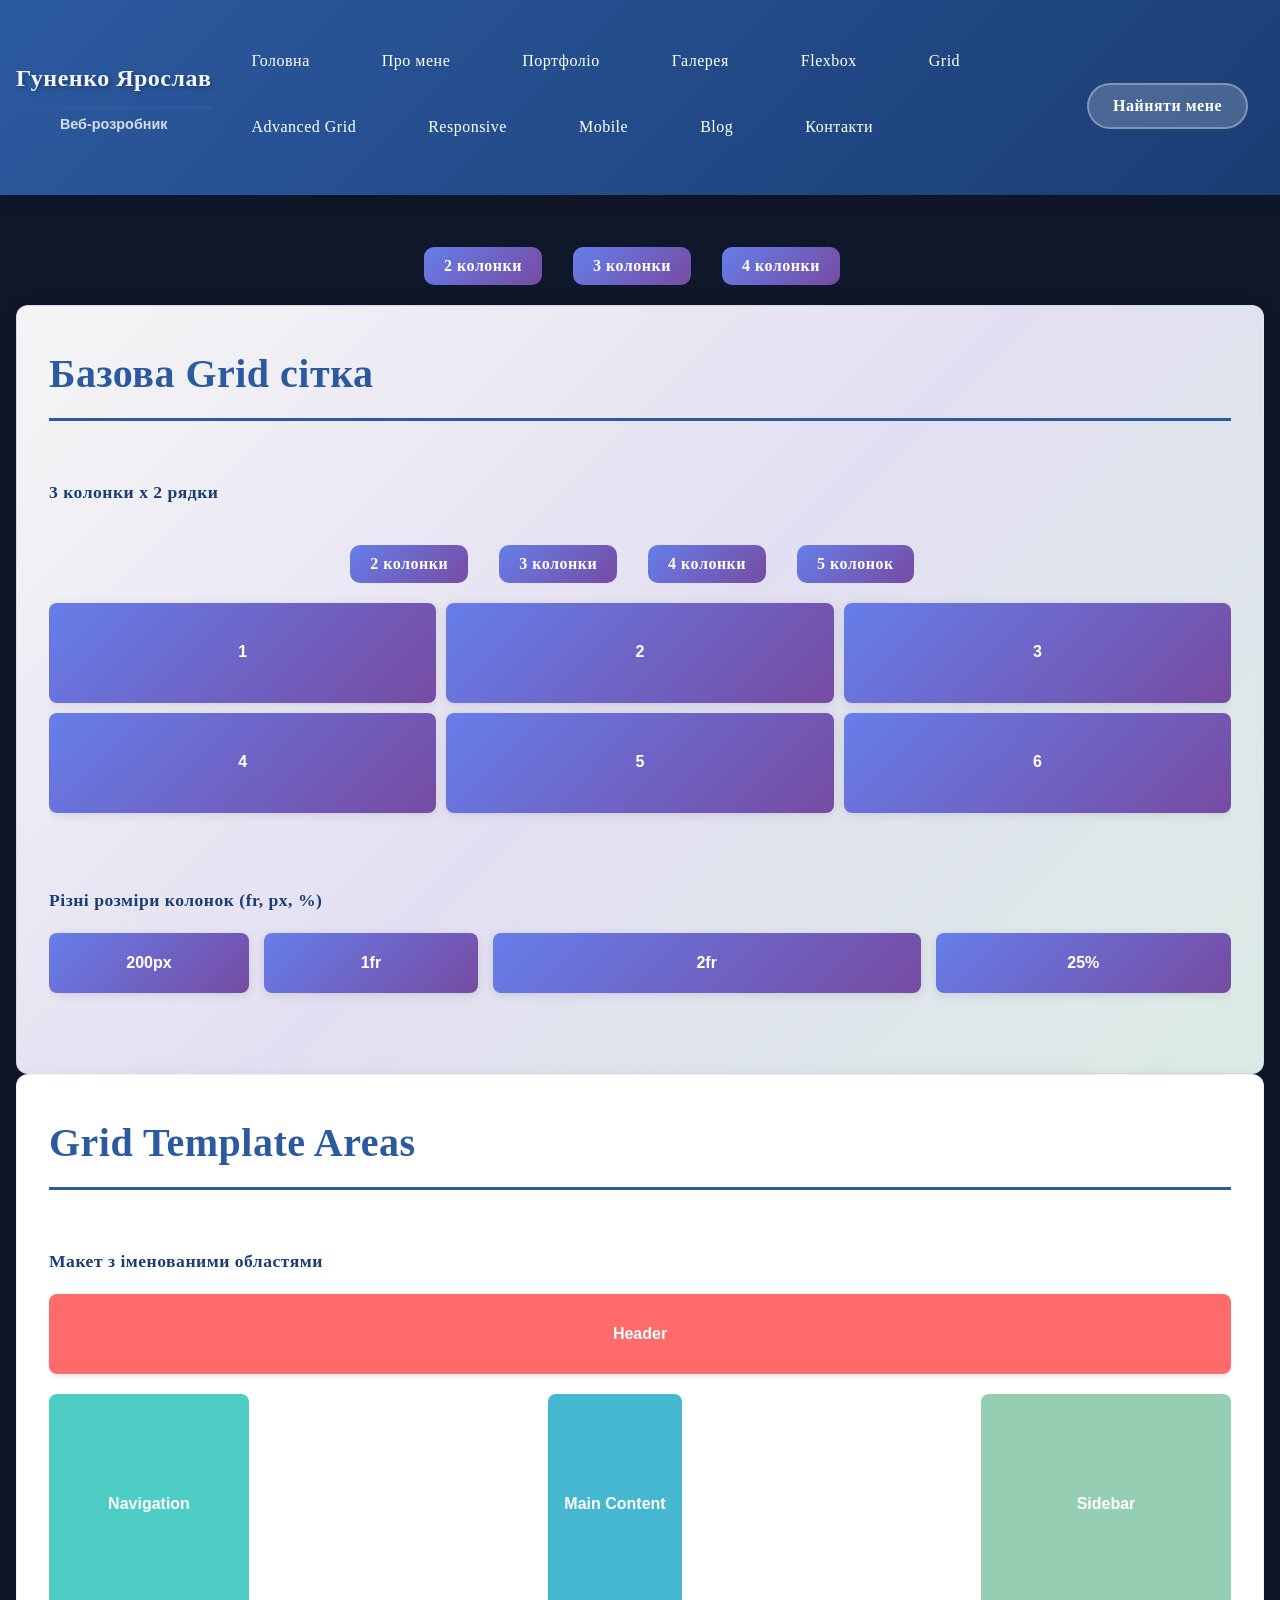
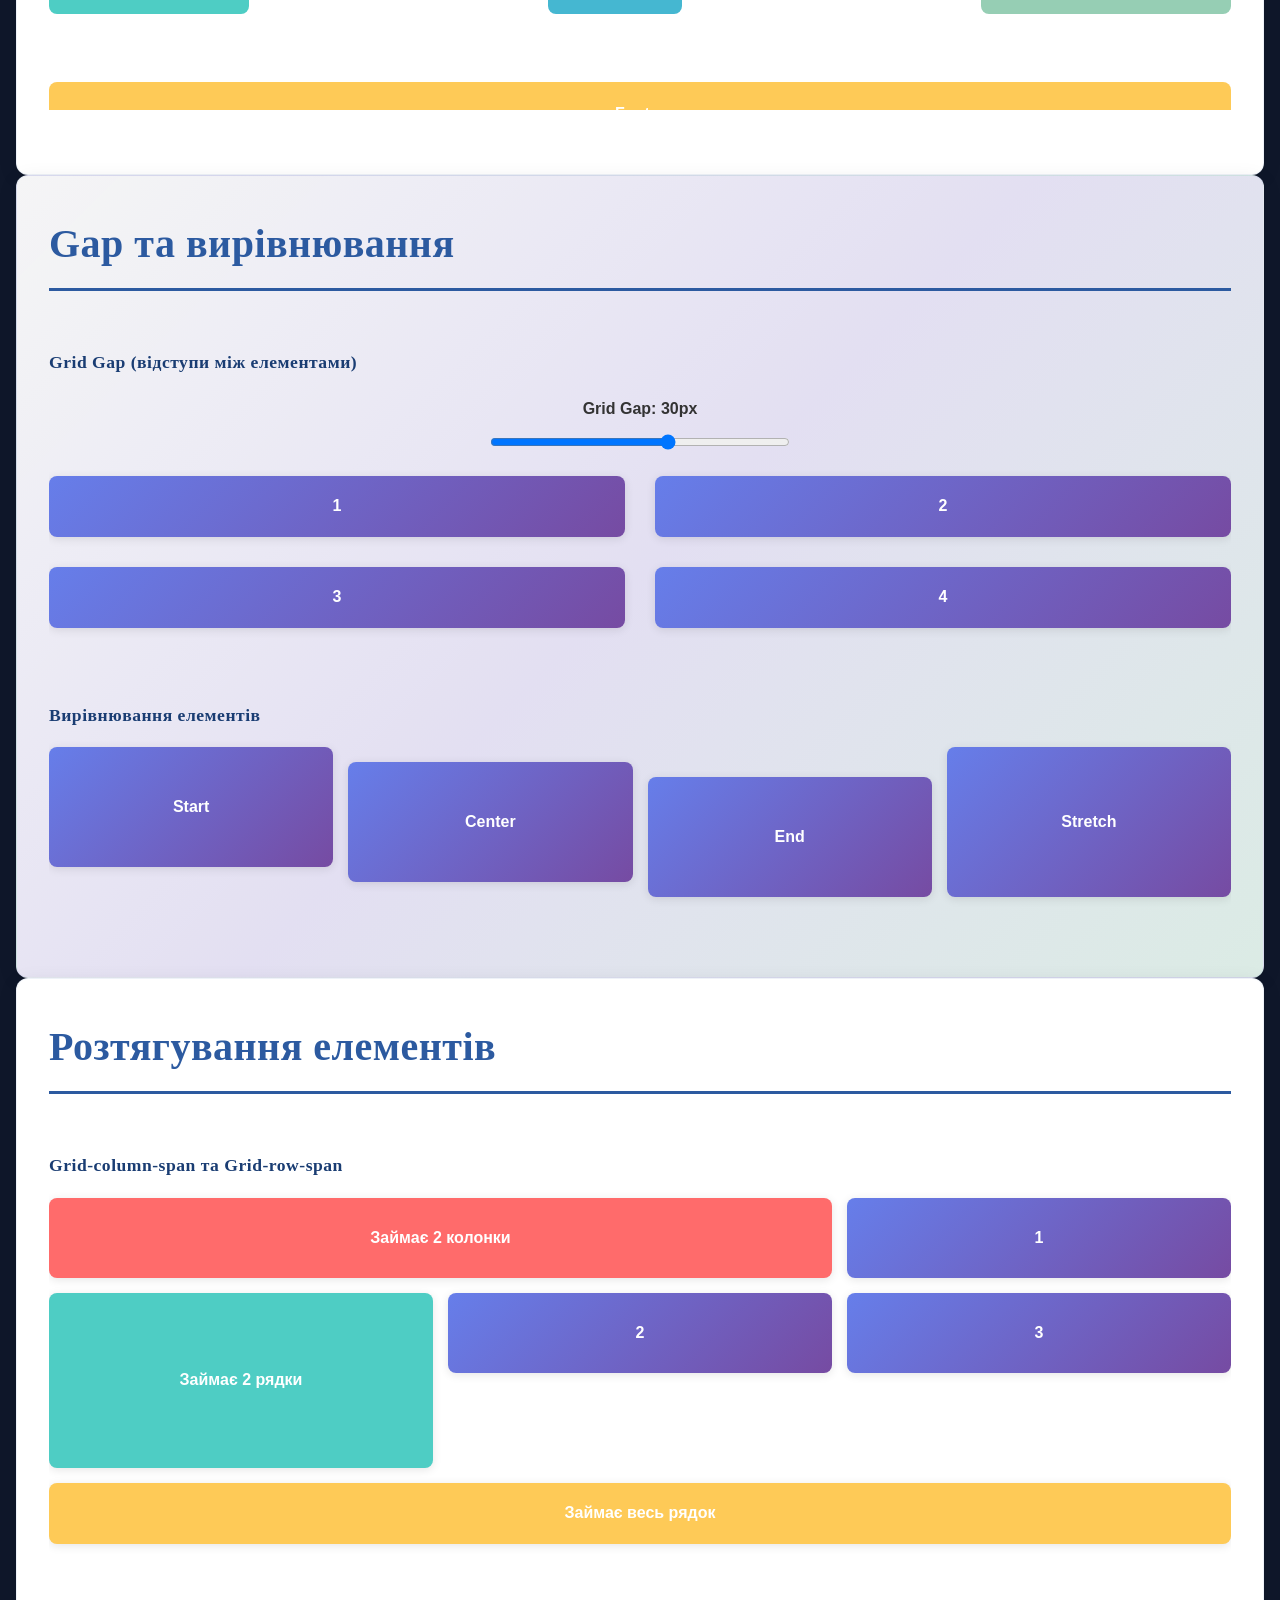
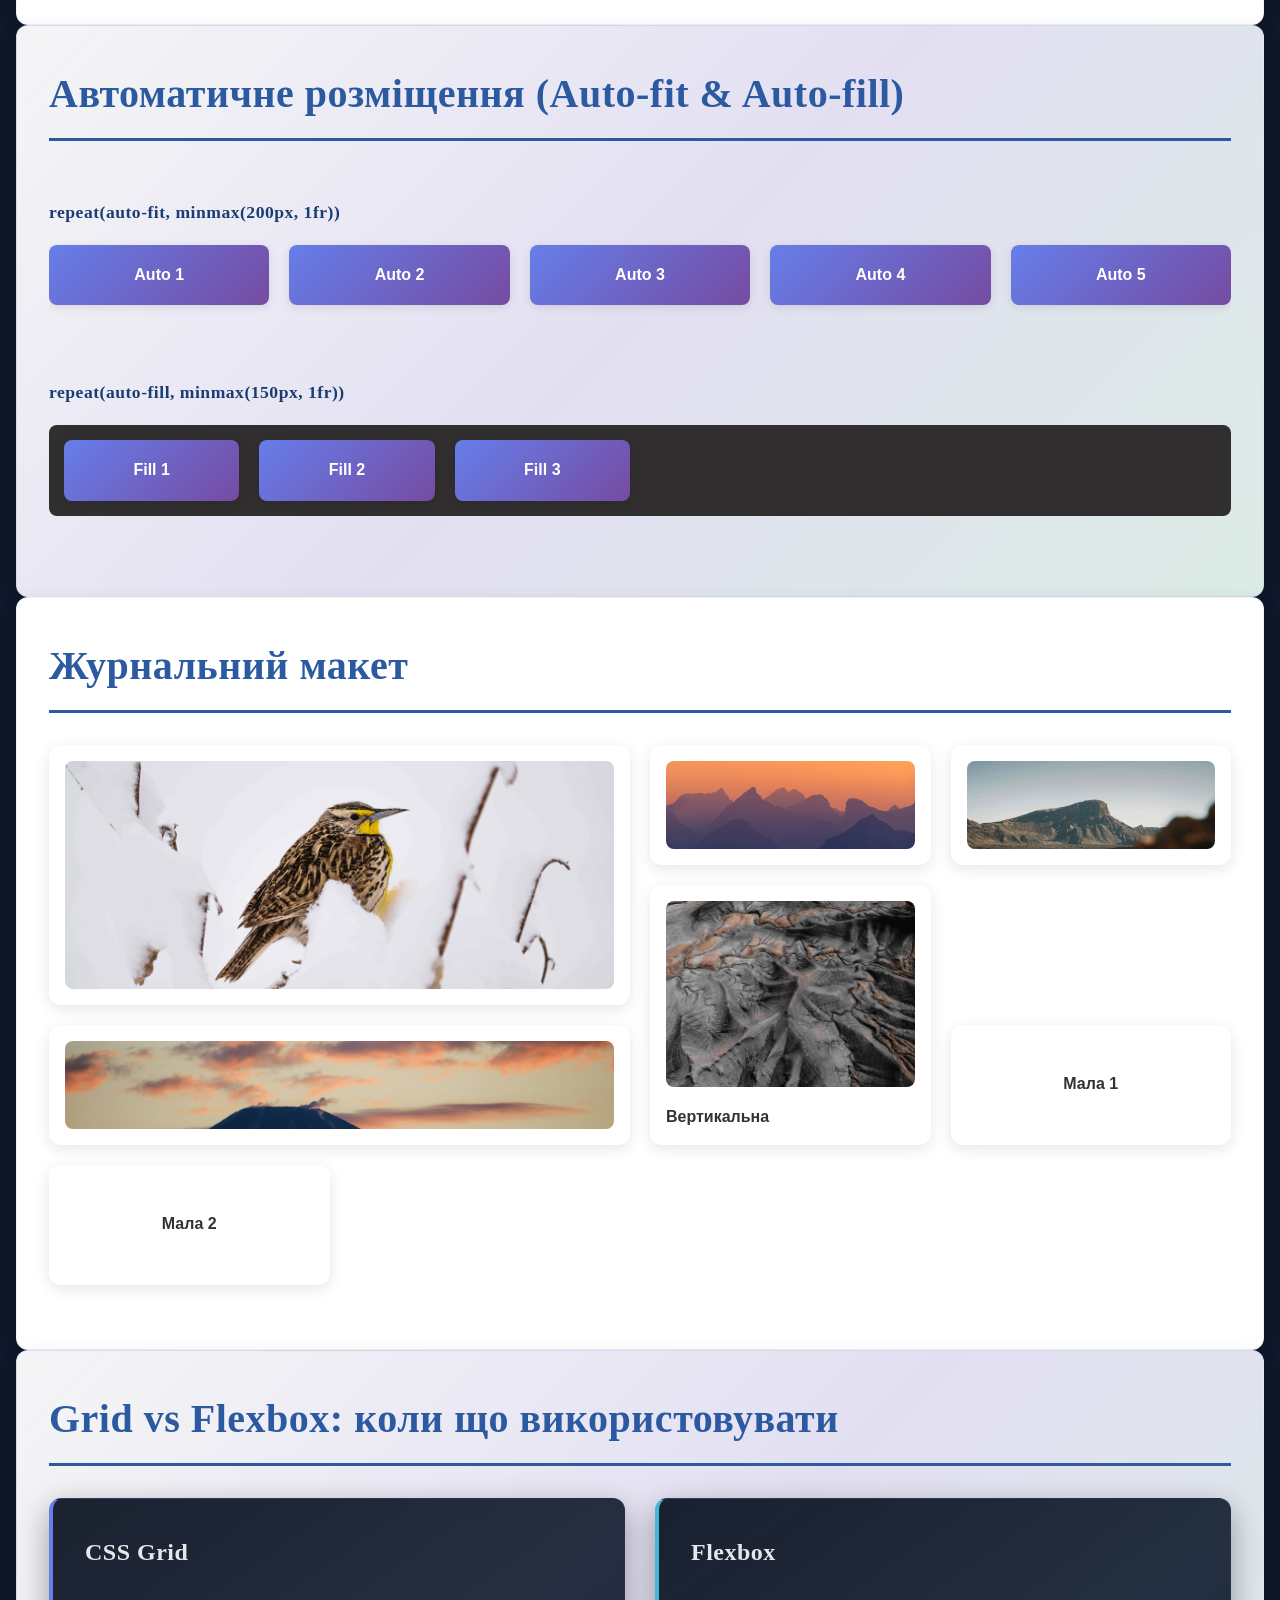
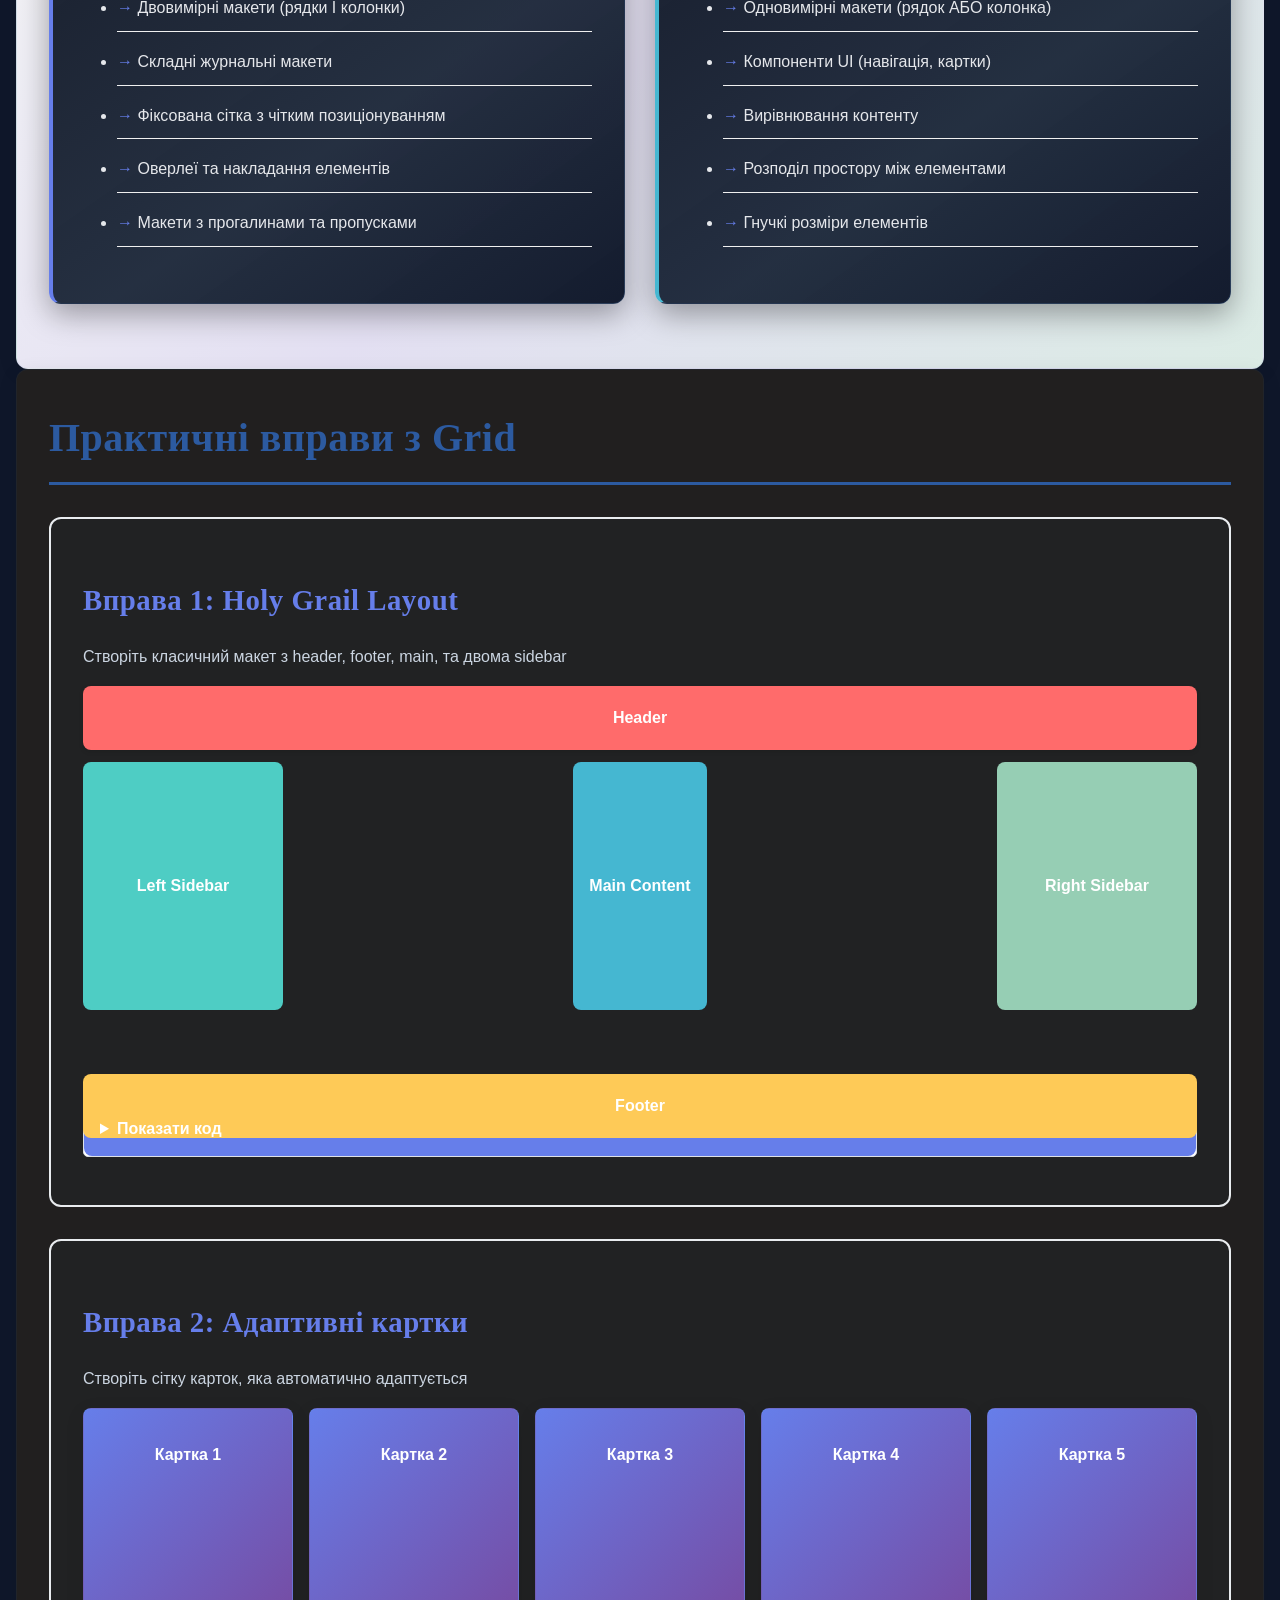
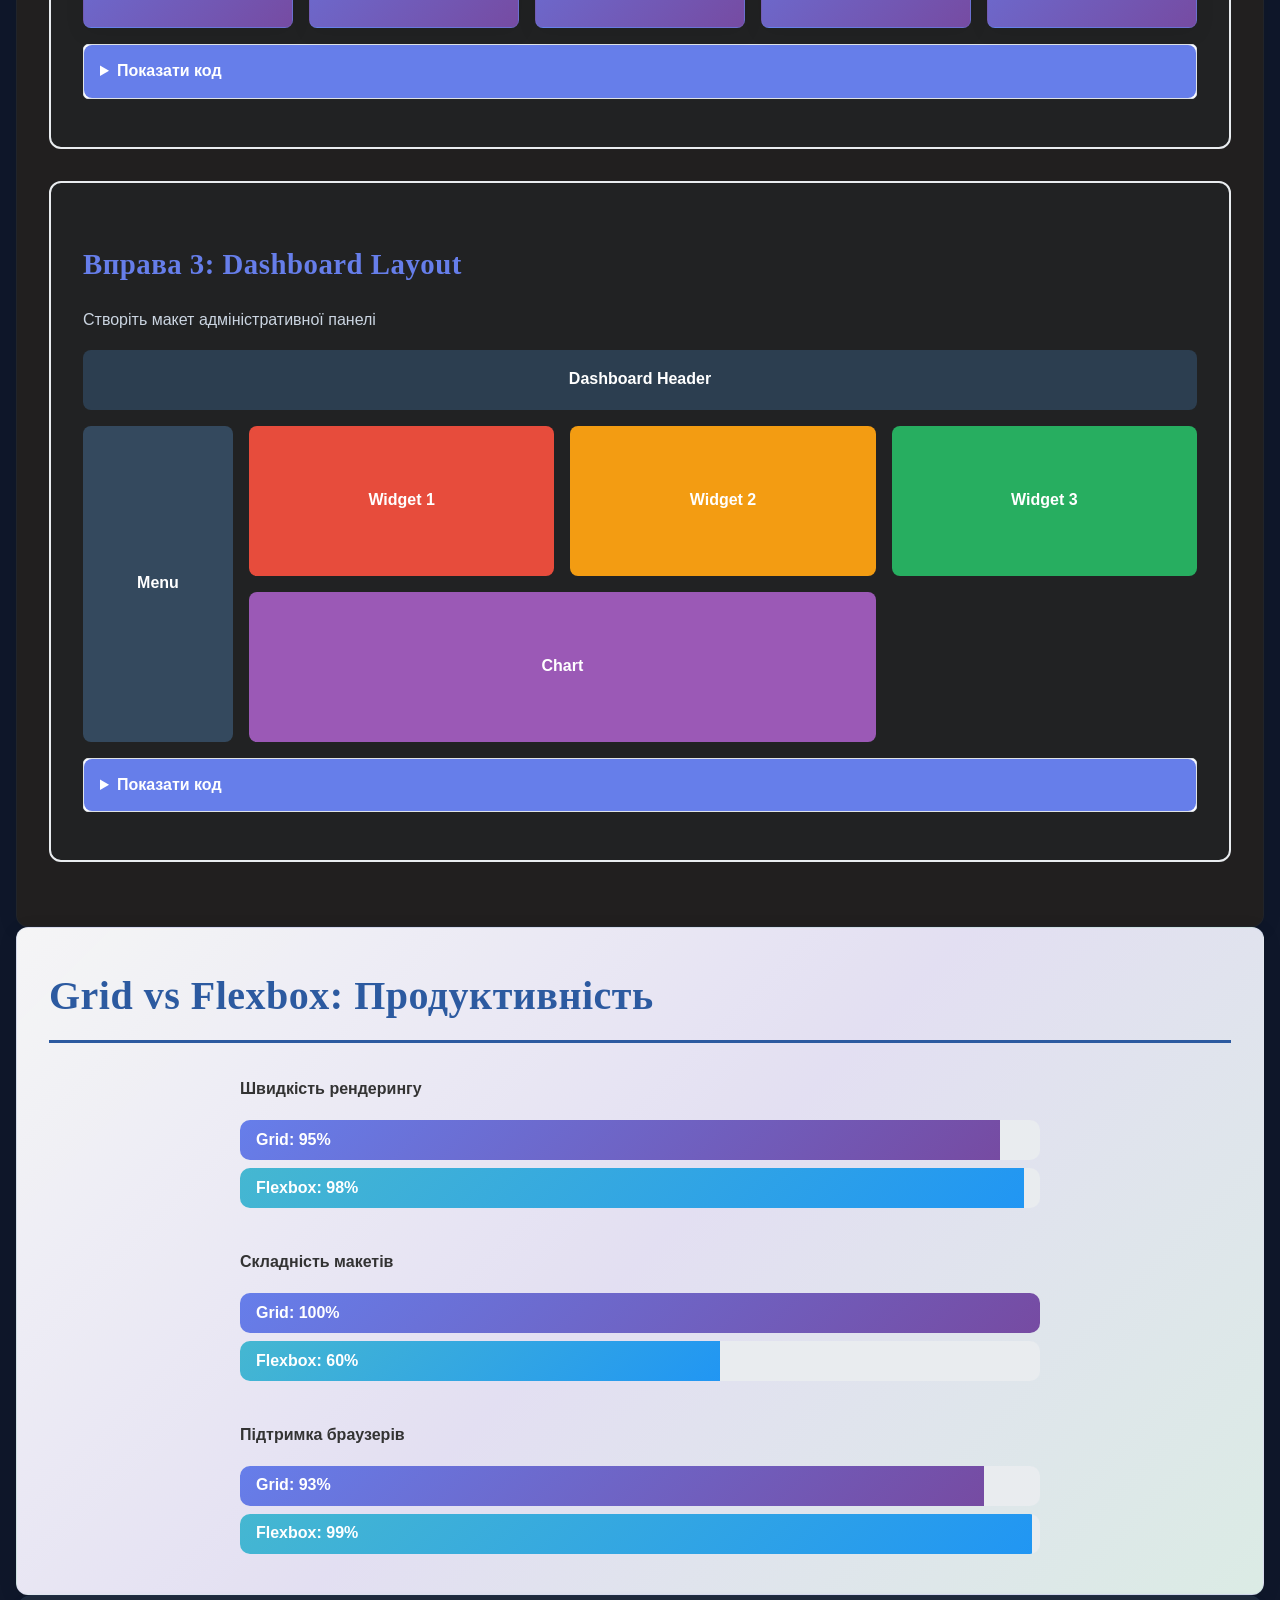
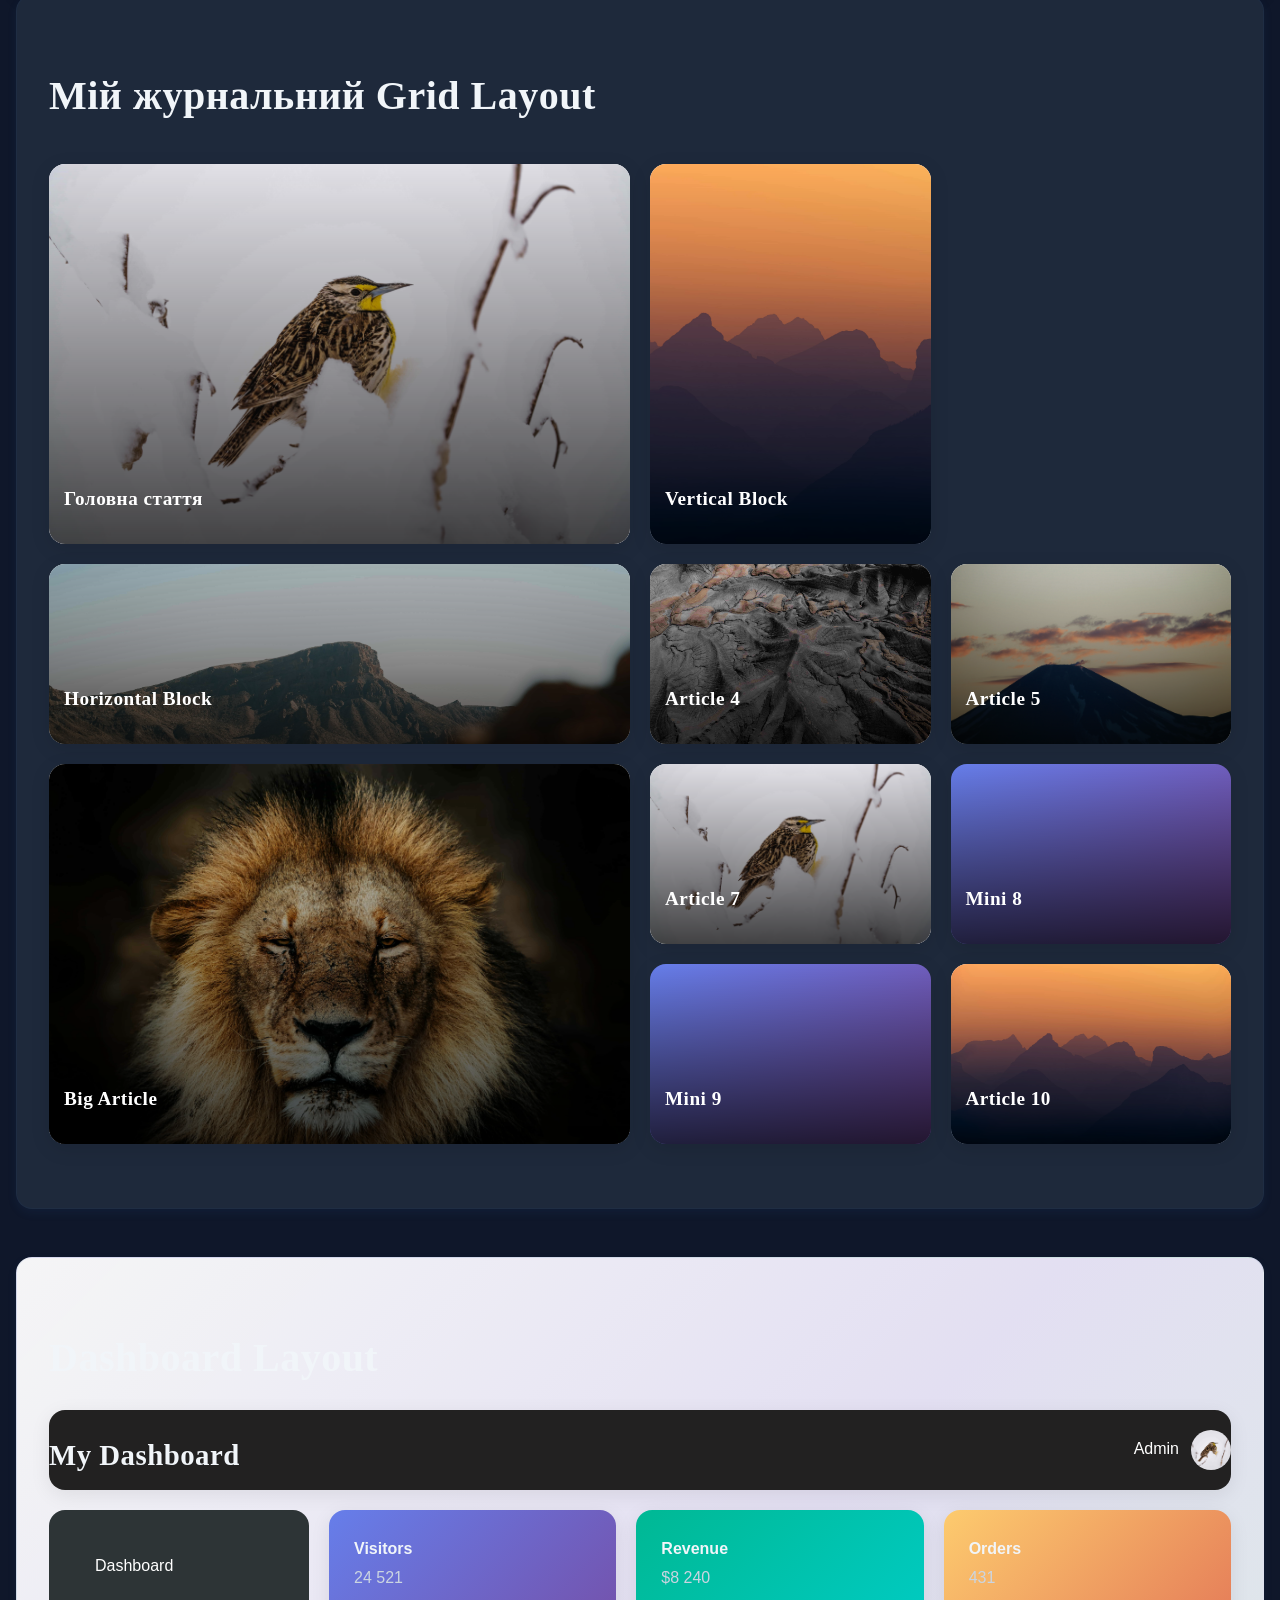
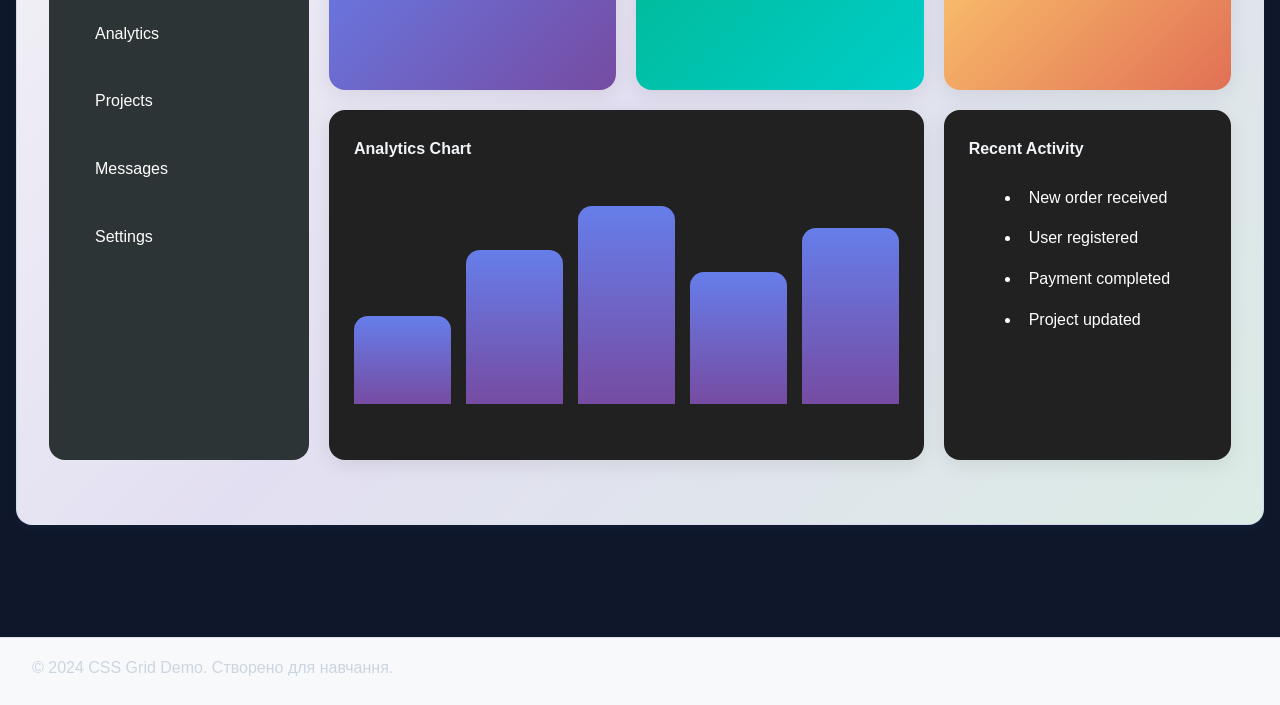
<file: grid-demo.html>
<!DOCTYPE html>
<html lang="uk">

<head>
    <meta charset="UTF-8">
    <meta name="viewport" content="width=device-width, initial-scale=1.0">
    <title>CSS Grid Демонстрація - Мій особистий сайт</title>
    <link rel="stylesheet" href="css/styles.css">
    <link rel="stylesheet" href="css/layout.css">
    <link rel="stylesheet" href="css/flexbox.css">
    <link rel="stylesheet" href="css/grid.css">
    <meta name="theme-color" content="#111827">
    <link rel="manifest" href="manifest.json">
    </head>
<body>
       <header class="modern-header">
        <div class="container">
            <div class="header-content">
                <div class="logo">
                    <h1>Гуненко Ярослав</h1>
                    <span class="logo-subtitle">Веб-розробник</span>
                </div>
                <nav class="main-nav">
                        <ul class="nav-list">
                            <li><a href="index.html">Головна</a></li>
                            <li><a href="about.html">Про мене</a></li>
                            <li><a href="portfolio.html">Портфоліо</a></li>
                            <li><a href="gallery.html">Галерея</a></li>

                            <li><a href="flexbox-demo.html">Flexbox</a></li>
                            <li><a href="grid-demo.html">Grid</a></li>
                            <li><a href="advanced-grid.html">Advanced Grid</a></li>

                            <li><a href="responsive-demo.html">Responsive</a></li>
                            <li><a href="mobile-portfolio.html">Mobile</a></li>

                            <li><a href="blog.html">Blog</a></li>
                            <li><a href="contact.html">Контакти</a></li>
                        </ul>
                </nav>
                <button class="mobile-nav-toggle"
                    onclick="toggleMobileNav()"><span></span><span></span><span></span></button>
                <div class="header-cta">
                    <button class="cta-button">Найняти
                        мене</button>
                </div>
            </div>
            <nav class="mobile-nav" id="mobileNav">
                <ul class="nav-list">
                    <li><a href="index.html">Головна</a></li>
                    <li><a href="about.html">Про мене</a></li>
                    <li><a href="portfolio.html">Портфоліо</a></li>
                    <li><a href="gallery.html">Галерея</a></li>
                    <li><a href="flexbox-demo.html">Flexbox</a></li>
                    <li><a href="grid-demo.html">Grid</a></li>
                    <li><a href="advanced-grid.html">Advanced Grid</a></li>
                    <li><a href="responsive-demo.html">Responsive</a></li>
                    <li><a href="mobile-portfolio.html">Mobile</a></li>
                    <li><a href="blog.html">Blog</a></li>
                    <li><a href="contact.html">Контакти</a></li>
                </ul>
            </nav>
        </div>
    </header>
    <main class="grid-demo-main">
        <!-- Демонстрація базового Grid -->
        <div class="grid-controls">
            <button onclick="changeGridCols(2)">
                2 колонки
            </button>
            <button onclick="changeGridCols(3)">
                3 колонки
            </button>
            <button onclick="changeGridCols(4)">
                4 колонки
            </button>
        </div>
        <section class="demo-section">
            <h2>Базова Grid сітка</h2>
            <div class="demo-container">
                <h3>3 колонки x 2 рядки</h3>
                <div class="basic-grid">
                    <div class="grid-item">1</div>
                    <div class="grid-item">2</div>
                    <div class="grid-item">3</div>
                    <div class="grid-item">4</div>
                    <div class="grid-item">5</div>
                    <div class="grid-item">6</div>
                </div>
            </div>
            <div class="demo-container">
                <h3>Різні розміри колонок (fr, px, %)</h3>
                <div class="mixed-grid">
                    <div class="grid-item">200px</div>
                    <div class="grid-item">1fr</div>
                    <div class="grid-item">2fr</div>
                    <div class="grid-item">25%</div>
                </div>
            </div>
        </section>
        <!-- Grid Areas -->
        <section class="demo-section">
            <h2>Grid Template Areas</h2>
            <div class="demo-container">
                <h3>Макет з іменованими областями</h3>
                <div class="area-grid">
                    <header class="area-header">Header</header>
                    <nav class="area-nav">Navigation</nav>
                    <main class="area-main">Main Content</main>
                    <aside class="area-sidebar">Sidebar</aside>
                    <footer class="area-footer">Footer</footer>
                </div>
            </div>
        </section>
        <!-- Grid Gap та Alignment -->
        <section class="demo-section">
            <h2>Gap та вирівнювання</h2>
            <div class="demo-container">
                <h3>Grid Gap (відступи між елементами)</h3>
                <div class="gap-grid">
                    <div class="grid-item">1</div>
                    <div class="grid-item">2</div>
                    <div class="grid-item">3</div>
                    <div class="grid-item">4</div>
                </div>
            </div>
            <div class="demo-container">
                <h3>Вирівнювання елементів</h3>
                <div class="alignment-grid">
                    <div class="grid-item align-start">Start</div>
                    <div class="grid-item align-center">Center</div>
                    <div class="grid-item align-end">End</div>
                    <div class="grid-item align-stretch">Stretch</div>
                </div>
            </div>
        </section>
        <!-- Spanning (розтягування) -->
        <section class="demo-section">
            <h2>Розтягування елементів</h2>
            <div class="demo-container">
                <h3>Grid-column-span та Grid-row-span</h3>
                <div class="span-grid">
                    <div class="grid-item span-2-cols">Займає 2 колонки</div>
                    <div class="grid-item">1</div>
                    <div class="grid-item span-2-rows">Займає 2 рядки</div>
                    <div class="grid-item">2</div>
                    <div class="grid-item">3</div>
                    <div class="grid-item span-full">Займає весь рядок</div>
                </div>
            </div>
        </section>
        <!-- Автоматичне розміщення -->
        <section class="demo-section">
            <h2>Автоматичне розміщення (Auto-fit & Auto-fill)</h2>
            <div class="demo-container">
                <h3>repeat(auto-fit, minmax(200px, 1fr))</h3>
                <div class="auto-fit-grid">
                    <div class="grid-item">Auto 1</div>
                    <div class="grid-item">Auto 2</div>
                    <div class="grid-item">Auto 3</div>
                    <div class="grid-item">Auto 4</div>
                    <div class="grid-item">Auto 5</div>
                </div>
            </div>
            <div class="demo-container">
                <h3>repeat(auto-fill, minmax(150px, 1fr))</h3>
                <div class="auto-fill-grid">
                    <div class="grid-item">Fill 1</div>
                    <div class="grid-item">Fill 2</div>
                    <div class="grid-item">Fill 3</div>
                </div>
            </div>
        </section>
        <!-- Практичний приклад: Журнальний макет -->
        <section class="demo-section">
            <h2>Журнальний макет</h2>
            <div class="magazine-layout">
                <article class="featured">
                    <img src="images/grid-1.jpg" alt="Featured" loading="lazy">
                    <h3>Головна стаття</h3>
                    <p>Великий блок для найважливішого контенту</p>
                </article>
                <article class="regular">
                    <img src="images/grid-2.jpg" alt="Article 1" loading="lazy">
                    <h4>Стаття 1</h4>
                    <p>Звичайна стаття</p>
                </article>
                <article class="regular">
                    <img src="images/grid-3.jpg" alt="Article 2" loading="lazy">
                    <h4>Стаття 2</h4>
                    <p>Звичайна стаття</p>
                </article>
                <article class="vertical">
                    <img src="images/grid-4.jpg" alt="Vertical" loading="lazy">
                    <h4>Вертикальна</h4>
                    <p>Високий блок</p>
                </article>
                <article class="horizontal">
                    <img src="images/grid-5.jpg" alt="Horizontal" loading="lazy">
                    <h4>Горизонтальна</h4>
                    <p>Широкий блок</p>
                </article>
                <article class="small">
                    <h4>Мала 1</h4>
                </article>
                <article class="small">
                    <h4>Мала 2</h4>
                </article>
            </div>
        </section>
        <!-- Порівняння Grid vs Flexbox -->
        <section class="demo-section comparison">
            <h2>Grid vs Flexbox: коли що використовувати</h2>
            <div class="comparison-grid">
                <div class="comparison-card grid-card">
                    <h3>CSS Grid </h3>
                    <ul>
                        <li>Двовимірні макети (рядки І колонки)</li>
                        <li>Складні журнальні макети</li>
                        <li>Фіксована сітка з чітким позиціонуванням</li>
                        <li>Оверлеї та накладання елементів</li>
                        <li>Макети з прогалинами та пропусками</li>
                    </ul>
                </div>
                <div class="comparison-card flex-card">
                    <h3>Flexbox </h3>
                    <ul>
                        <li>Одновимірні макети (рядок АБО колонка)</li>
                        <li>Компоненти UI (навігація, картки)</li>
                        <li>Вирівнювання контенту</li>
                        <li>Розподіл простору між елементами</li>
                        <li>Гнучкі розміри елементів</li>
                    </ul>
                </div>
            </div>
        </section>
        <!-- Додайте перед закриваючим </main> -->
        <section class="demo-section exercises">
            <h2> Практичні вправи з Grid</h2>
            <div class="exercise-container">
                <!-- Вправа 1: Holy Grail Layout -->
                <div class="exercise">
                    <h3>Вправа 1: Holy Grail Layout</h3>
                    <p>Створіть класичний макет з header, footer, main, та двома sidebar</p>
                    <div class="holy-grail">
                        <header class="hg-header">Header</header>
                        <nav class="hg-nav">Left Sidebar</nav>
                        <main class="hg-main">Main Content</main>
                        <aside class="hg-aside">Right Sidebar</aside>
                        <footer class="hg-footer">Footer</footer>
                    </div>
                    <details>
                        <summary>Показати код</summary>
                        <pre><code>.holy-grail {
display: grid;
grid-template-columns: 200px 1fr 200px;
grid-template-rows: auto 1fr auto;
grid-template-areas:
"header header header"
"nav main aside"
"footer footer footer";
min-height: 400px;
gap: 1rem;
}</code></pre>
                    </details>
                </div>
                <!-- Вправа 2: Responsive Cards -->
                <div class="exercise">
                    <h3>Вправа 2: Адаптивні картки</h3>
                    <p>Створіть сітку карток, яка автоматично адаптується</p>
                    <div class="responsive-cards">
                        <div class="card">Картка 1</div>
                        <div class="card">Картка 2</div>
                        <div class="card">Картка 3</div>
                        <div class="card">Картка 4</div>
                        <div class="card">Картка 5</div>
                    </div>
                    <details>
                        <summary>Показати код</summary>
                        <pre><code>.responsive-cards {
            display: grid;
            grid-template-columns:
            repeat(auto-fit, minmax(150px, 1fr));
            gap: 1rem;
            }</code></pre>
                    </details>
                </div>
                <!-- Вправа 3: Dashboard Layout -->
                <div class="exercise">
                    <h3>Вправа 3: Dashboard Layout</h3>
                    <p>Створіть макет адміністративної панелі</p>
                    <div class="dashboard">
                        <div class="dash-header">Dashboard Header</div>
                        <div class="dash-sidebar">Menu</div>
                        <div class="dash-widget widget-1">Widget 1</div>
                        <div class="dash-widget widget-2">Widget 2</div>
                        <div class="dash-widget widget-3">Widget 3</div>
                        <div class="dash-widget widget-4">Chart</div>
                    </div>
                    <details>
                        <summary>Показати код</summary>
                        <pre><code>.dashboard {
            display: grid;
            grid-template-columns: 150px repeat(3, 1fr);
            grid-template-rows: 60px repeat(2, 150px);
            gap: 1rem;
            }
            .dash-header { grid-column: 1 / -1; }
            .dash-sidebar { grid-row: 2 / -1; }
            .widget-4 { grid-column: span 2; }</code></pre>
                    </details>
                </div>
            </div>
        </section>
        <!-- Секція порівняння продуктивності -->
        <section class="demo-section performance">
            <h2> Grid vs Flexbox: Продуктивність</h2>
            <div class="performance-comparison">
                <div class="perf-metric">
                    <h4>Швидкість рендерингу</h4>
                    <div class="perf-bar">
                        <div class="perf-fill grid-perf" style="width: 95%">Grid: 95%</div>
                    </div>
                    <div class="perf-bar">
                        <div class="perf-fill flex-perf" style="width: 98%">Flexbox: 98%</div>
                    </div>
                </div>
                <div class="perf-metric">
                    <h4>Складність макетів</h4>
                    <div class="perf-bar">
                        <div class="perf-fill grid-perf" style="width: 100%">Grid: 100%</div>
                    </div>
                    <div class="perf-bar">
                        <div class="perf-fill flex-perf" style="width: 60%">Flexbox: 60%</div>
                    </div>
                </div>
                <div class="perf-metric">
                    <h4>Підтримка браузерів</h4>
                    <div class="perf-bar">
                        <div class="perf-fill grid-perf" style="width: 93%">Grid: 93%</div>
                    </div>
                    <div class="perf-bar">
                        <div class="perf-fill flex-perf" style="width: 99%">Flexbox: 99%</div>
                    </div>
                </div>
            </div>
        </section>
        <section class="custom-magazine">

            <h2>Мій журнальний Grid Layout</h2>

            <div class="magazine-grid">

                <article class="mag-item featured">
                    <img src="images/grid-1.jpg" alt="" loading="lazy">
                    <h3>Головна стаття</h3>
                </article>

                <article class="mag-item vertical">
                    <img src="images/grid-2.jpg" alt="" loading="lazy">
                    <h3>Vertical Block</h3>
                </article>

                <article class="mag-item horizontal">
                    <img src="images/grid-3.jpg" alt="" loading="lazy">
                    <h3>Horizontal Block</h3>
                </article>

                <article class="mag-item">
                    <img src="images/grid-4.jpg" alt="" loading="lazy">
                    <h3>Article 4</h3>
                </article>

                <article class="mag-item">
                    <img src="images/grid-5.jpg" alt="" loading="lazy">
                    <h3>Article 5</h3>
                </article>

                <article class="mag-item big">
                    <img src="images/grid-6.jpg" alt="" loading="lazy">
                    <h3>Big Article</h3>
                </article>

                <article class="mag-item">
                    <img src="images/grid-1.jpg" alt="" loading="lazy">
                    <h3>Article 7</h3>
                </article>

                <article class="mag-item small">
                    <h3>Mini 8</h3>
                </article>

                <article class="mag-item small">
                    <h3>Mini 9</h3>
                </article>

                <article class="mag-item">
                    <img src="images/grid-2.jpg" alt="" loading="lazy">
                    <h3>Article 10</h3>
                </article>

            </div>

        </section>
        <section class="dashboard-section">

            <h2>Dashboard Layout</h2>

            <div class="dashboard-grid">

                <header class="dashboard-header">
                    <h3>My Dashboard</h3>

                    <div class="dashboard-user">
                        <span>Admin</span>
                        <img src="images/grid-1.jpg" alt="" loading="lazy">
                    </div>
                </header>

                <aside class="dashboard-sidebar">

                    <a href="#">Dashboard</a>
                    <a href="#">Analytics</a>
                    <a href="#">Projects</a>
                    <a href="#">Messages</a>
                    <a href="#">Settings</a>

                </aside>

                <div class="dashboard-card stats">
                    <h4>Visitors</h4>
                    <p>24 521</p>
                </div>

                <div class="dashboard-card revenue">
                    <h4>Revenue</h4>
                    <p>$8 240</p>
                </div>

                <div class="dashboard-card orders">
                    <h4>Orders</h4>
                    <p>431</p>
                </div>

                <div class="dashboard-card chart">
                    <h4>Analytics Chart</h4>

                    <div class="fake-chart">

                        <div class="bar bar-1"></div>
                        <div class="bar bar-2"></div>
                        <div class="bar bar-3"></div>
                        <div class="bar bar-4"></div>
                        <div class="bar bar-5"></div>

                    </div>
                </div>

                <div class="dashboard-card activity">
                    <h4>Recent Activity</h4>

                    <ul>
                        <li>New order received</li>
                        <li>User registered</li>
                        <li>Payment completed</li>
                        <li>Project updated</li>
                    </ul>
                </div>

            </div>

        </section>
    </main>
    <footer class="grid-footer">
        <p>&copy; 2024 CSS Grid Demo. Створено для навчання.</p>
    </footer>
    <script src="js/script.js"></script>
    <script> if ('serviceWorker' in navigator) { window.addEventListener('load', () => { navigator.serviceWorker.register('./sw.js') .then(() => console.log('Service Worker Registered')) .catch(err => console.log('SW Error', err)); }); } </script>
</body>

</html>
</file>
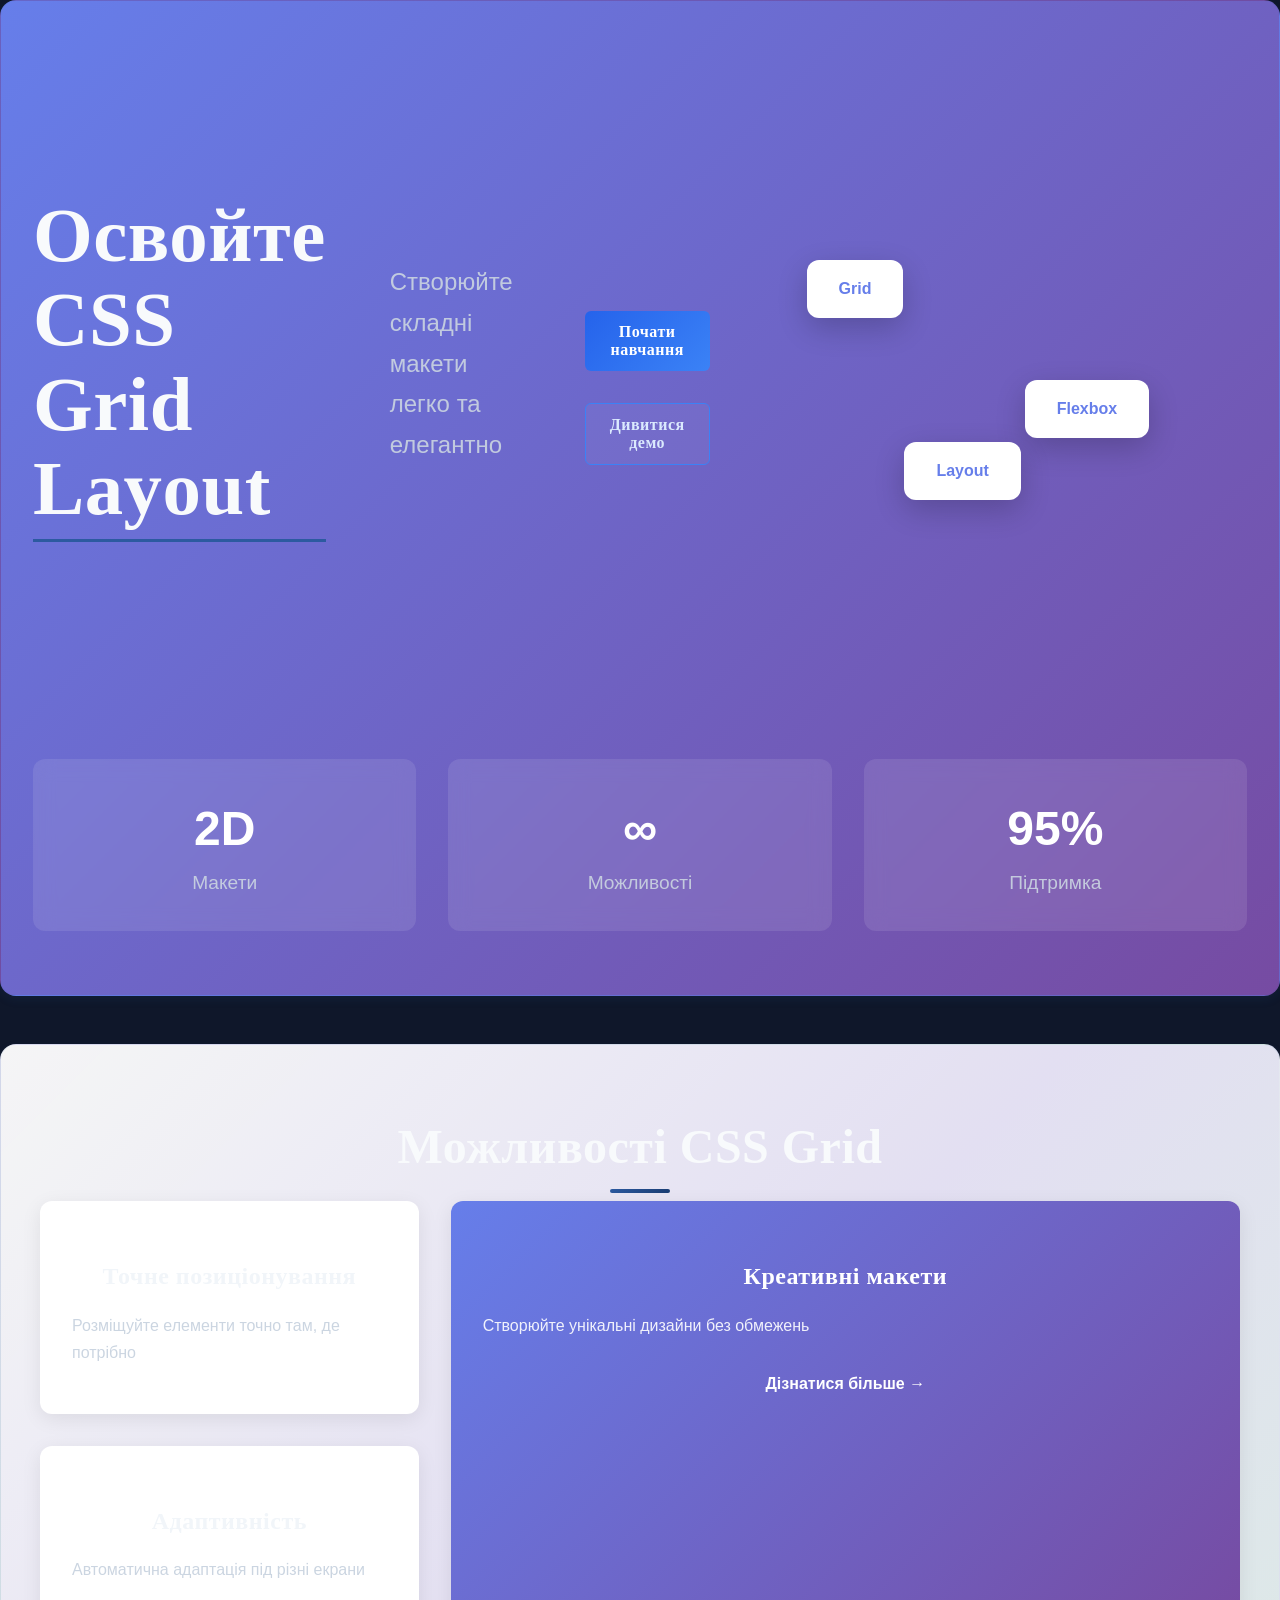
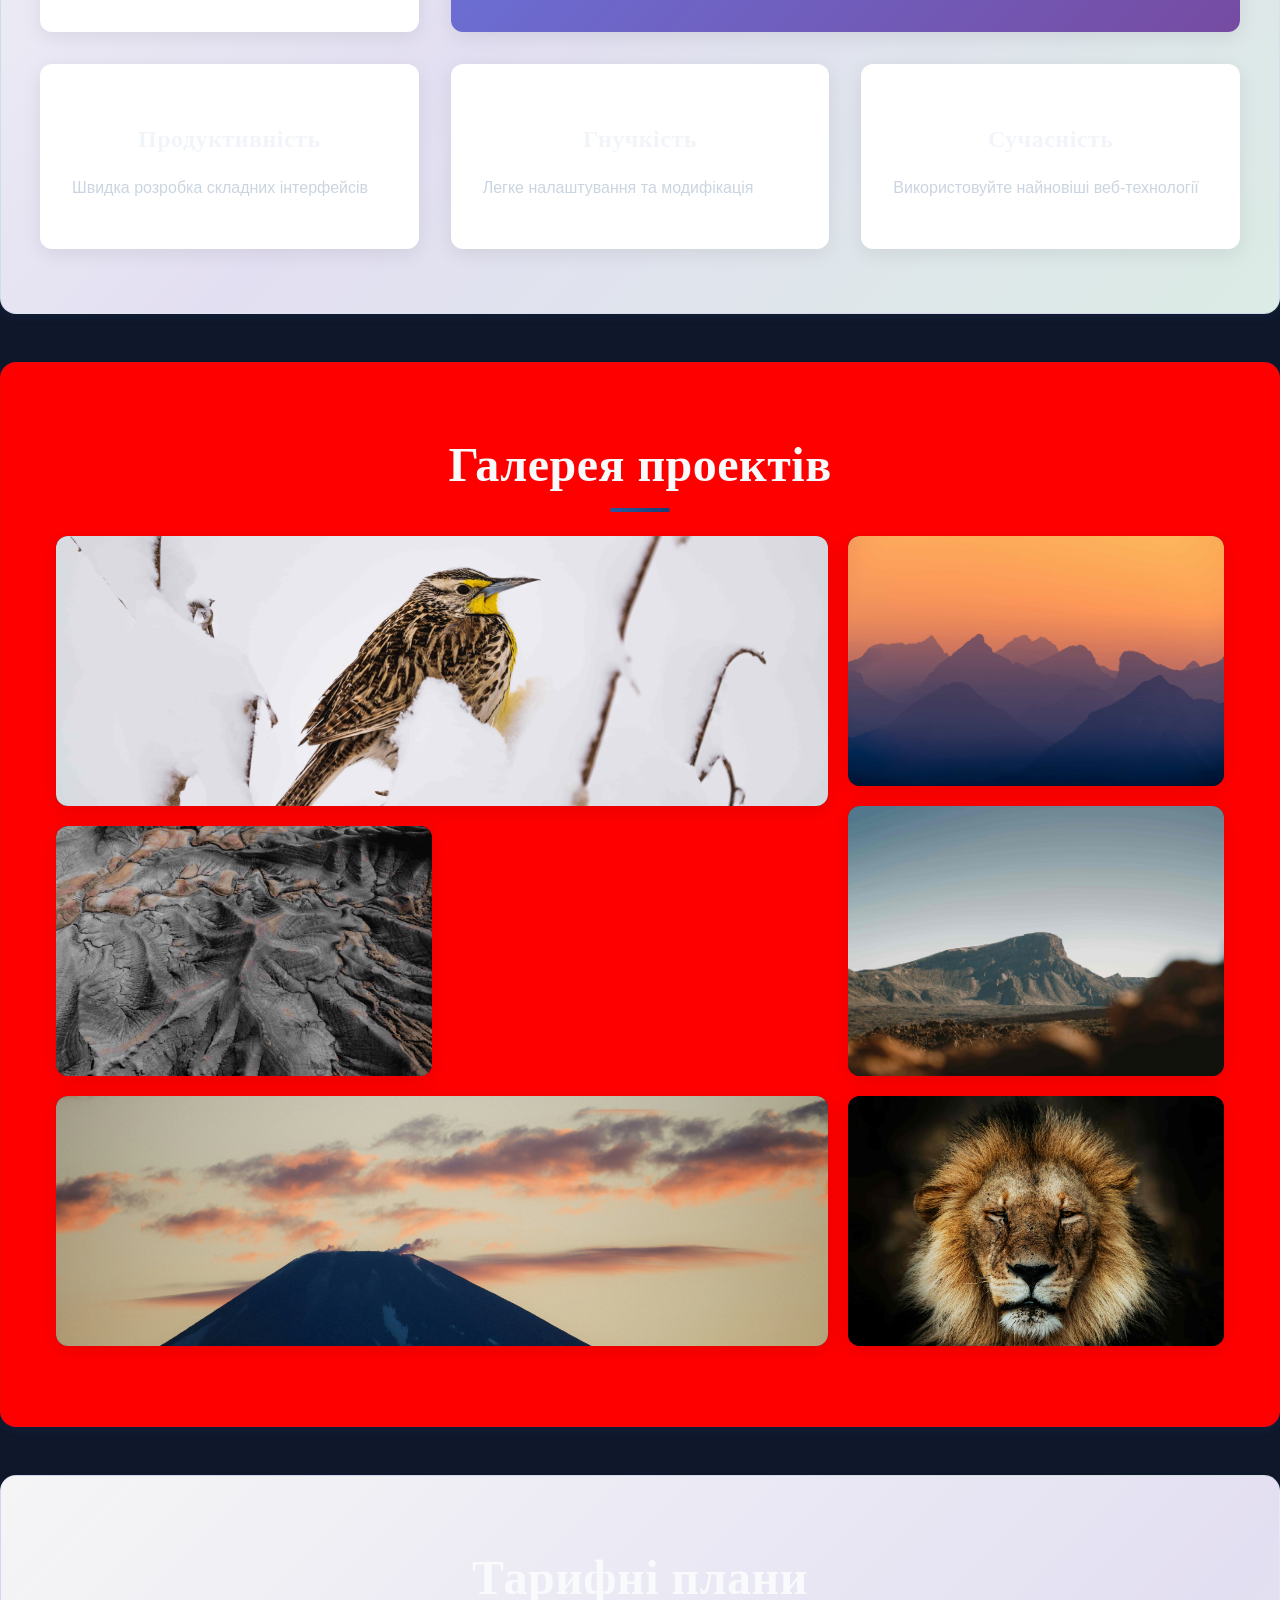
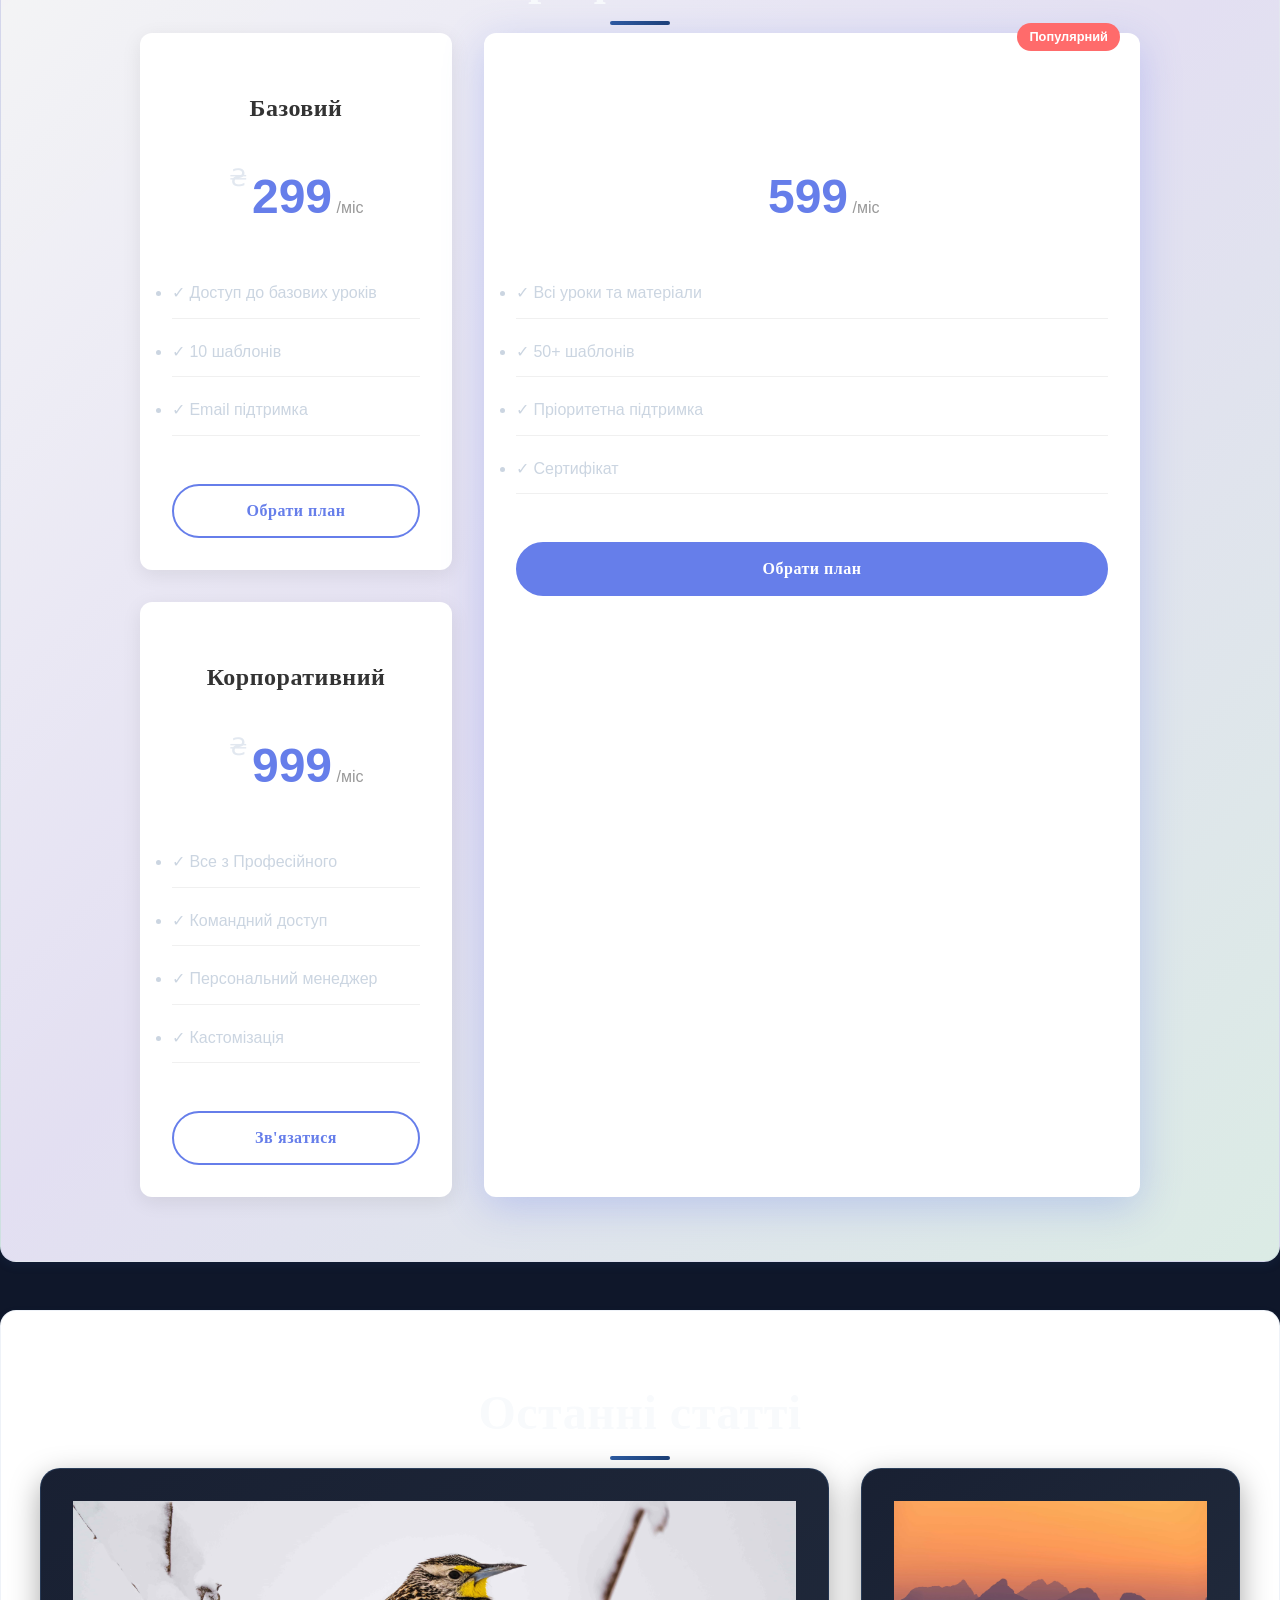
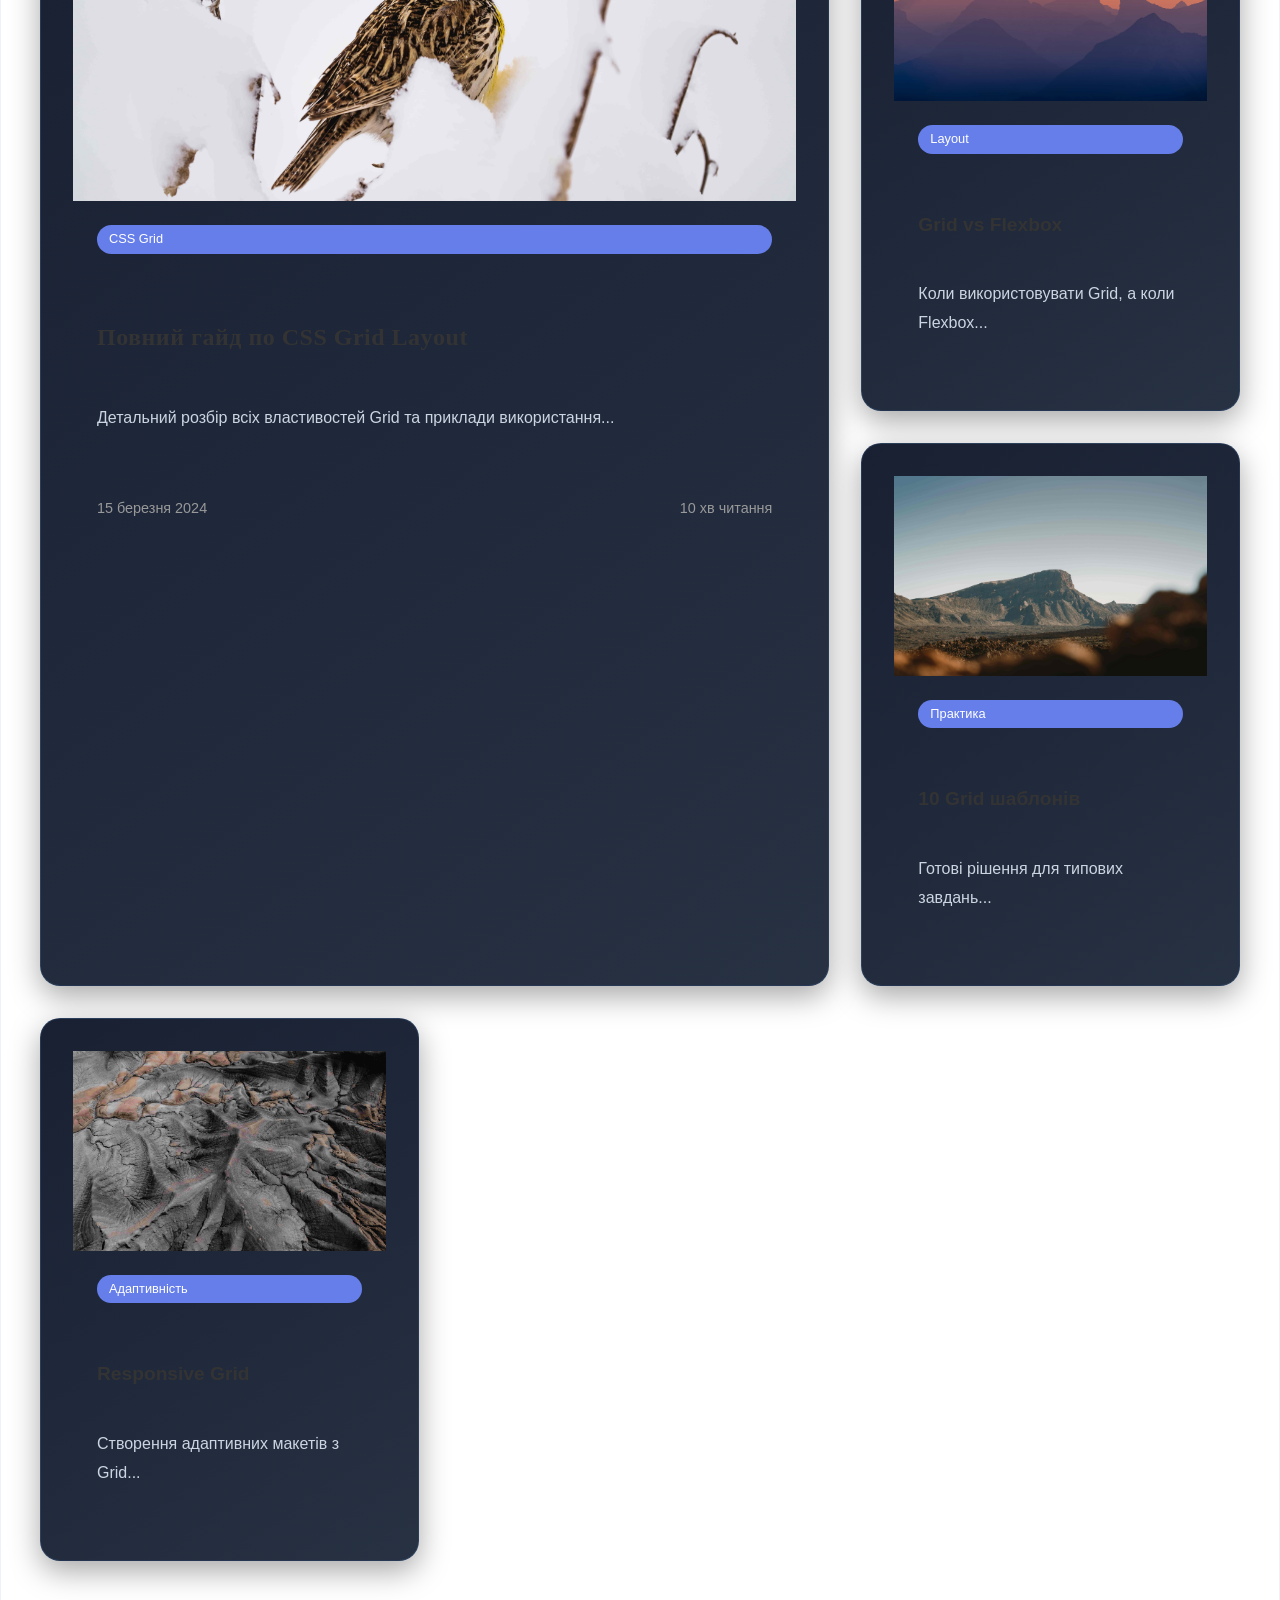
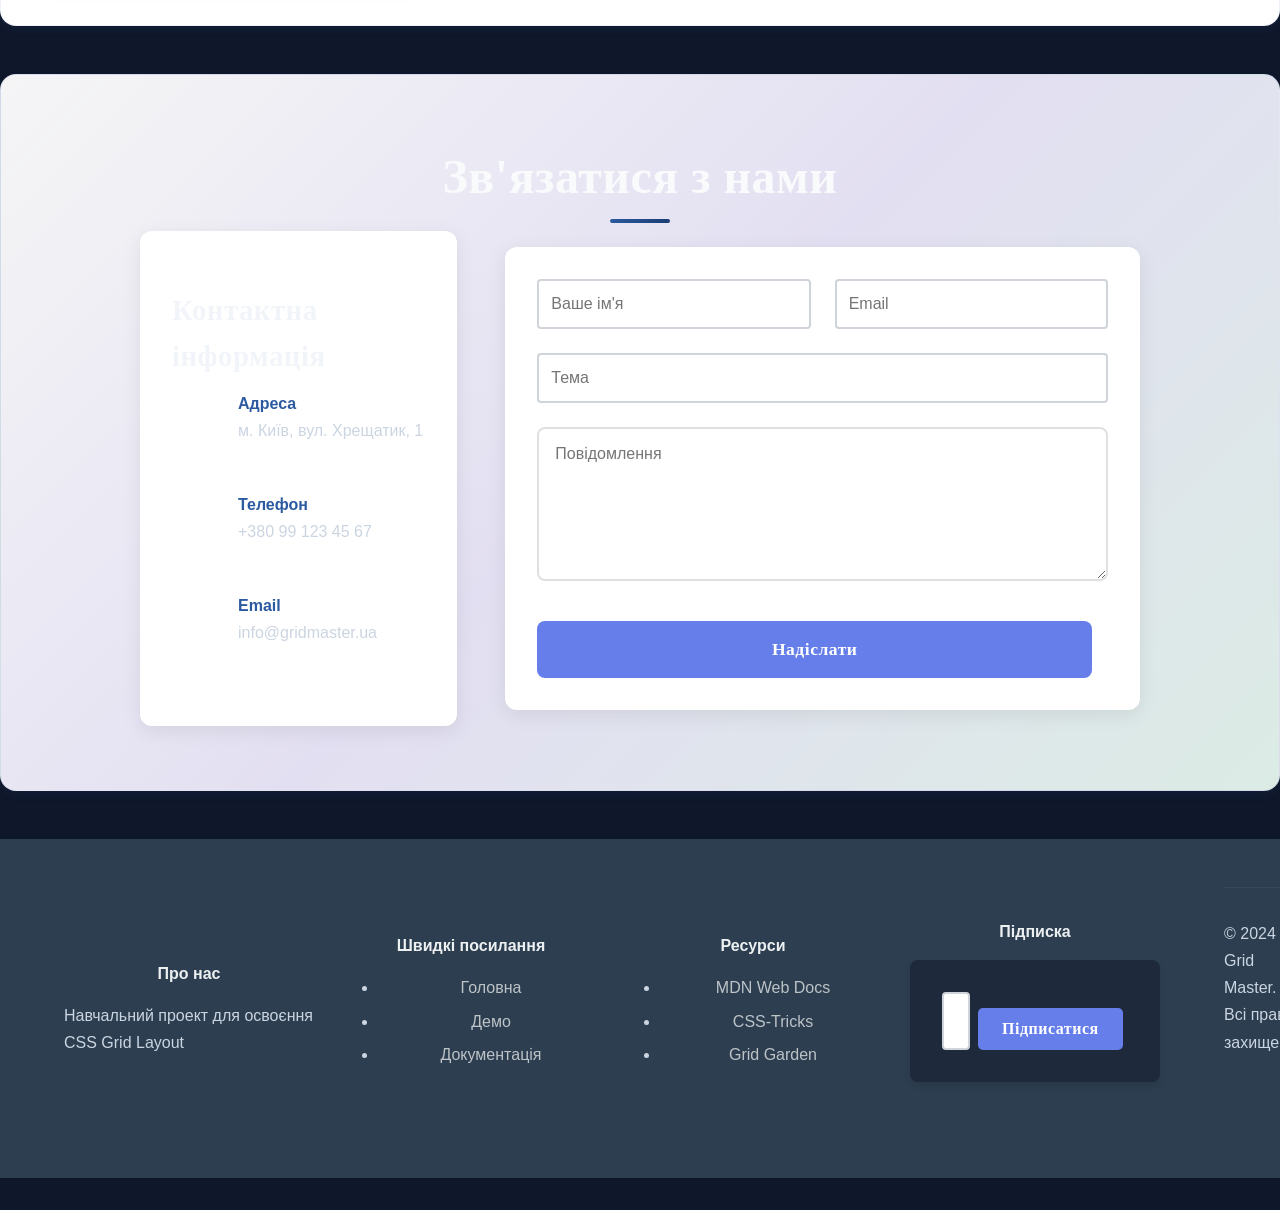
<file: grid-landing.html>
<!DOCTYPE html>
<html lang="uk">

<head>
    <meta charset="UTF-8">
    <meta name="viewport" content="width=device-width, initial-scale=1.0">
    <title>Grid Landing - Професійний лендінг</title>
    <link rel="stylesheet" href="css/flexbox.css">
    <link rel="stylesheet" href="css/grid.css">
    <link rel="stylesheet" href="css/responsive.css">
   <link rel="stylesheet" href="css/styles.css">
   <link rel="stylesheet" href="css/layout.css">
    <meta name="theme-color" content="#111827">
    <link rel="manifest" href="manifest.json">
</head>
<body class="landing-body">
<!-- Hero Section з Grid -->
    <section class="hero-grid">
        <div class="hero-content">
            <h1 class="hero-title">Освойте CSS Grid Layout</h1>
            <p class="hero-subtitle">Створюйте складні макети легко та елегантно</p>
            <div class="hero-buttons">
                <button class="btn-primary">Почати навчання</button>
                <button class="btn-secondary">Дивитися демо</button>
            </div>
        </div>
        <div class="hero-image">
            <div class="floating-card card-1">Grid</div>
            <div class="floating-card card-2">Flexbox</div>
            <div class="floating-card card-3">Layout</div>
        </div>
        <div class="hero-stats">
            <div class="stat">
                <span class="stat-number">2D</span>
                <span class="stat-label">Макети</span>
            </div>
            <div class="stat">
                <span class="stat-number">∞</span>
                <span class="stat-label">Можливості</span>
            </div>
            <div class="stat">
                <span class="stat-number">95%</span>
                <span class="stat-label">Підтримка</span>
            </div>
        </div>
    </section>
    <!-- Features Grid -->
    <section class="features-grid">
        <h2 class="section-title">Можливості CSS Grid</h2>
        <div class="features-container">
            <div class="feature-card">
                <div class="feature-icon"> </div>
                <h3>Точне позиціонування</h3>
                <p>Розміщуйте елементи точно там, де потрібно</p>
            </div>
            <div class="feature-card featured">
                <div class="feature-icon"> </div>
                <h3>Креативні макети</h3>
                <p>Створюйте унікальні дизайни без обмежень</p>
                <a href="#" class="feature-link">Дізнатися більше →</a>
            </div>
            <div class="feature-card">
                <div class="feature-icon"> </div>
                <h3>Адаптивність</h3>
                <p>Автоматична адаптація під різні екрани</p>
            </div>
            <div class="feature-card">
                <div class="feature-icon"> </div>
                <h3>Продуктивність</h3>
                <p>Швидка розробка складних інтерфейсів</p>
            </div>
            <div class="feature-card">
                <div class="feature-icon"> </div>
                <h3>Гнучкість</h3>
                <p>Легке налаштування та модифікація</p>
            </div>
            <div class="feature-card">
                <div class="feature-icon"> </div>
                <h3>Сучасність</h3>
                <p>Використовуйте найновіші веб-технології</p>
            </div>
        </div>
    </section>
    <!-- Portfolio Grid Gallery -->
    <section class="portfolio-grid-section">
        <h2 class="section-title">Галерея проектів</h2>
        <div class="portfolio-grid">
            <div class="portfolio-item large">
                <img src="images/grid-1.jpg" alt="Project 1" loading="lazy">
                <div class="portfolio-overlay">
                    <h3>Головний проект</h3>
                    <p>Складний макет з Grid</p>
                </div>
            </div>
            <div class="portfolio-item">
                <img src="images/grid-2.jpg" alt="Project 2" loading="lazy">
                <div class="portfolio-overlay">
                    <h3>Проект 2</h3>
                </div>
            </div>
            <div class="portfolio-item vertical">
                <img src="images/grid-3.jpg" alt="Project 3" loading="lazy">
                <div class="portfolio-overlay">
                    <h3>Вертикальний</h3>
                </div>
            </div>
            <div class="portfolio-item">
                <img src="images/grid-4.jpg" alt="Project 4" loading="lazy">
                <div class="portfolio-overlay">
                    <h3>Проект 4</h3>
                </div>
            </div>
            <div class="portfolio-item horizontal">
                <img src="images/grid-5.jpg" alt="Project 5" loading="lazy">
                <div class="portfolio-overlay">
                    <h3>Горизонтальний</h3>
                </div>
            </div>
            <div class="portfolio-item">
                <img src="images/grid-6.jpg" alt="Project 6" loading="lazy">
                <div class="portfolio-overlay">
                    <h3>Проект 6</h3>
                </div>
            </div>
        </div>
    </section>
    <!-- Pricing Grid -->
    <section class="pricing-grid-section">
        <h2 class="section-title">Тарифні плани</h2>
        <div class="pricing-grid">
            <div class="price-card">
                <h3 class="price-title">Базовий</h3>
                <div class="price-amount">
                    <span class="currency">₴</span>
                    <span class="amount">299</span>
                    <span class="period">/міс</span>
                </div>
                <ul class="price-features">
                    <li>✓ Доступ до базових уроків</li>
                    <li>✓ 10 шаблонів</li>
                    <li>✓ Email підтримка</li>
                </ul>
                <button class="price-btn">Обрати план</button>
            </div>
            <div class="price-card featured">
                <div class="badge">Популярний</div>
                <h3 class="price-title">Професійний</h3>
                <div class="price-amount">
                    <span class="currency">₴</span>
                    <span class="amount">599</span>
                    <span class="period">/міс</span>
                </div>
                <ul class="price-features">
                    <li>✓ Всі уроки та матеріали</li>
                    <li>✓ 50+ шаблонів</li>
                    <li>✓ Пріоритетна підтримка</li>
                    <li>✓ Сертифікат</li>
                </ul>
                <button class="price-btn primary">Обрати план</button>
            </div>
            <div class="price-card">
                <h3 class="price-title">Корпоративний</h3>
                <div class="price-amount">
                    <span class="currency">₴</span>
                    <span class="amount">999</span>
                    <span class="period">/міс</span>
                </div>
                <ul class="price-features">
                    <li>✓ Все з Професійного</li>
                    <li>✓ Командний доступ</li>
                    <li>✓ Персональний менеджер</li>
                    <li>✓ Кастомізація</li>
                </ul>
                <button class="price-btn">Зв'язатися</button>
            </div>
        </div>
    </section>
    <!-- Blog Grid -->
    <section class="blog-grid-section">
        <h2 class="section-title">Останні статті</h2>
        <div class="blog-grid">
            <article class="blog-card main-article">
                <div class="blog-image">
                    <img src="images/grid-1.jpg" alt="Main Article" loading="lazy">
                </div>
                <div class="blog-content">
                    <span class="blog-category">CSS Grid</span>
                    <h3>Повний гайд по CSS Grid Layout</h3>
                    <p>Детальний розбір всіх властивостей Grid та приклади використання...</p>
                    <div class="blog-meta">
                        <span>15 березня 2024</span>
                        <span>10 хв читання</span>
                    </div>
                </div>
            </article>
            <article class="blog-card">
                <div class="blog-image">
                    <img src="images/grid-2.jpg" alt="Article 2" loading="lazy">
                </div>
                <div class="blog-content">
                    <span class="blog-category">Layout</span>
                    <h4>Grid vs Flexbox</h4>
                    <p>Коли використовувати Grid, а коли Flexbox...</p>
                </div>
            </article>
            <article class="blog-card">
                <div class="blog-image">
                    <img src="images/grid-3.jpg" alt="Article 3" loading="lazy">
                </div>
                <div class="blog-content">
                    <span class="blog-category">Практика</span>
                    <h4>10 Grid шаблонів</h4>
                    <p>Готові рішення для типових завдань...</p>
                </div>
            </article>
            <article class="blog-card">
                <div class="blog-image">
                    <img src="images/grid-4.jpg" alt="Article 4" loading="lazy">
                </div>
                <div class="blog-content">
                    <span class="blog-category">Адаптивність</span>
                    <h4>Responsive Grid</h4>
                    <p>Створення адаптивних макетів з Grid...</p>
                </div>
            </article>
        </div>
    </section>
    <!-- Contact Grid Form -->
    <section class="contact-grid-section">
        <h2 class="section-title">Зв'язатися з нами</h2>
        <div class="contact-grid">
            <div class="contact-info">
                <h3>Контактна інформація</h3>
                <div class="info-item">
                    <span class="info-icon"> </span>
                    <div>
                        <strong>Адреса</strong>
                        <p>м. Київ, вул. Хрещатик, 1</p>
                    </div>
                </div>
                <div class="info-item">
                    <span class="info-icon"> </span>
                    <div>
                        <strong>Телефон</strong>
                        <p>+380 99 123 45 67</p>
                    </div>
                </div>
                <div class="info-item">
                    <span class="info-icon"> </span>
                    <div>
                        <strong>Email</strong>
                        <p>info@gridmaster.ua</p>
                    </div>
                </div>
            </div>
            <form class="contact-form-grid">
                <input type="text" placeholder="Ваше ім'я" class="form-input">
                <input type="email" placeholder="Email" class="form-input">
                <input type="text" placeholder="Тема" class="form-input full-width">
                <textarea placeholder="Повідомлення" class="form-textarea full-width"></textarea>
                <button type="submit" class="form-submit">Надіслати</button>
            </form>
        </div>
    </section>
    <!-- Footer Grid -->
    <footer class="footer-grid">
        <div class="footer-content">
            <div class="footer-section">
                <h4>Про нас</h4>
                <p>Навчальний проект для освоєння CSS Grid Layout</p>
            </div>
            <div class="footer-section">
                <h4>Швидкі посилання</h4>
                <ul>
                    <li><a href="#">Головна</a></li>
                    <li><a href="#">Демо</a></li>
                    <li><a href="#">Документація</a></li>
                </ul>
            </div>
            <div class="footer-section">
                <h4>Ресурси</h4>
                <ul>
                    <li><a href="#">MDN Web Docs</a></li>
                    <li><a href="#">CSS-Tricks</a></li>
                    <li><a href="#">Grid Garden</a></li>
                </ul>
            </div>
            <div class="footer-section">
                <h4>Підписка</h4>
                <form class="newsletter">
                    <input type="email" placeholder="Ваш email">
                    <button>Підписатися</button>
                </form>
            </div>
        </div>
        <div class="footer-bottom">
            <p>&copy; 2024 Grid Master. Всі права захищені.</p>
        </div>
    </footer>
    <script src="js/script.js"></script>
    <script> if ('serviceWorker' in navigator) { window.addEventListener('load', () => { navigator.serviceWorker.register('./sw.js') .then(() => console.log('Service Worker Registered')) .catch(err => console.log('SW Error', err)); }); } </script> 
</body>

</html>
</file>
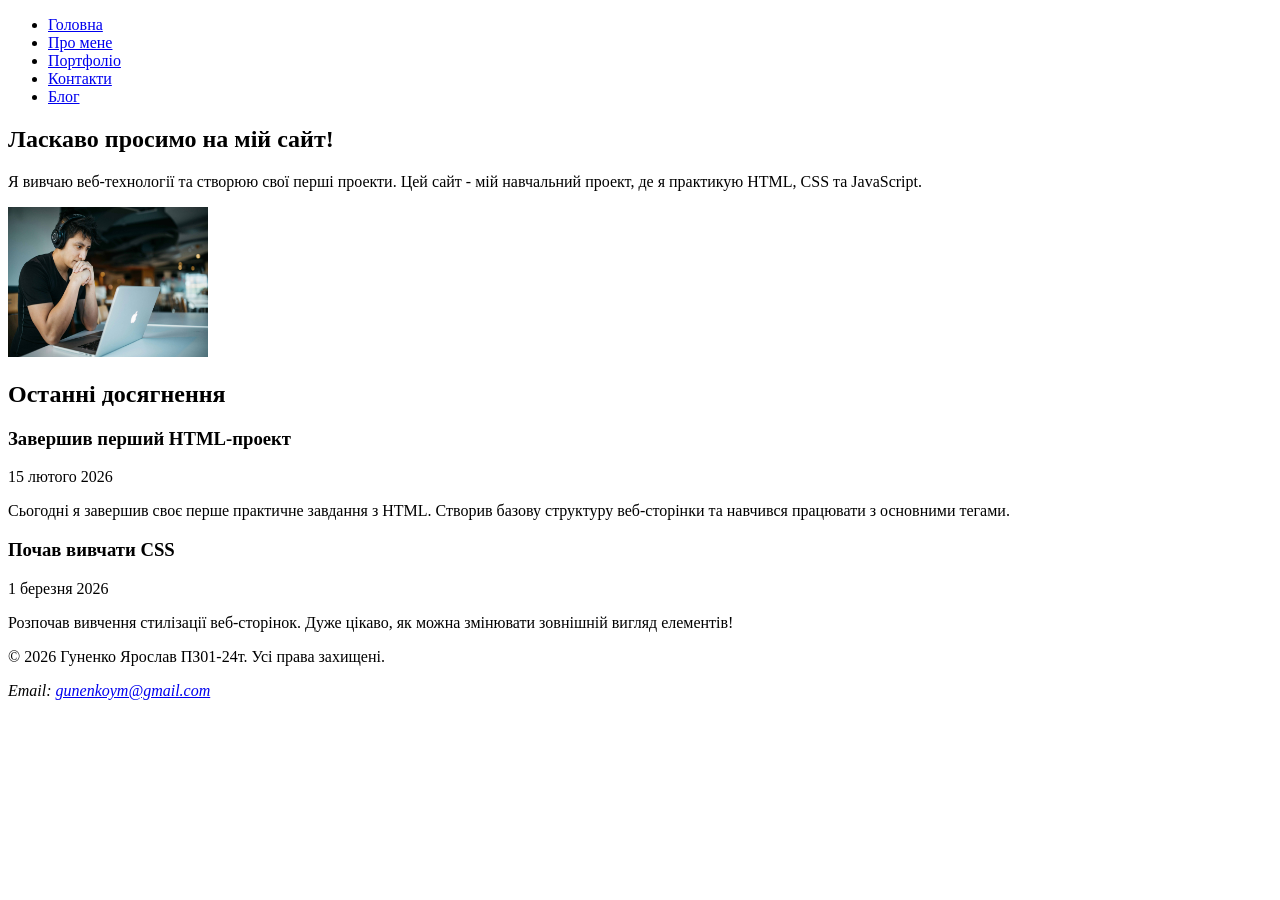
<file: main.html>
<!DOCTYPE html>
<html lang="uk">
<head>
    <meta charset="UTF-8">
    <meta name="viewport" content="width=device-width, initial-scale=1.0">
    <meta name="description" content="Особистий сайт Гуненко Ярослава - портфоліо веб-розробника">
    <meta name="keywords" content="веб-розробка, HTML, CSS, JavaScript">
    <title>Головна - ЛР2</title>
</head>
<body>
    <header>
        <nav>
            <ul>
                <li><a href="main.html">Головна</a></li>
                <li><a href="about.html">Про мене</a></li>
                <li><a href="portfolio.html">Портфоліо</a></li>
                <li><a href="contact.html">Контакти</a></li>
                <li><a href="blog.html">Блог</a></li>
            </ul>
        </nav> 
    </header>
    <main>
        <section id="welcome">
            <h2>Ласкаво просимо на мій сайт!</h2>
            <p>Я вивчаю веб-технології та створюю свої перші проекти. Цей сайт - мій навчальний проект, де я практикую HTML, CSS та
JavaScript.</p>
            <img src="images/photo1.jpg" alt="Моя фотографія" width="200" height="150">
        </section>
        <section id="news">
            <h2>Останні досягнення</h2>
            <article>
                <h3>Завершив перший HTML-проект</h3>
                <time datetime="2026-02-15">15 лютого 2026</time>
                <p>Сьогодні я завершив своє перше практичне завдання з HTML. Створив базову структуру веб-сторінки та навчився
працювати з основними тегами.</p>
            </article>
        <article>
            <h3>Почав вивчати CSS</h3>
            <time datetime="2026-03-01">1 березня 2026</time>
            <p>Розпочав вивчення стилізації веб-сторінок. Дуже цікаво, як можна змінювати зовнішній вигляд елементів!</p>
        </article>
        </section>
    </main>
    <footer>
        <p>&copy; 2026 Гуненко Ярослав ПЗ01-24т. Усі права захищені.</p>
        <address>
        Email: <a href="mailto:gunenkoym@gmail.com">gunenkoym@gmail.com</a>
        </address>
    </footer>
</body>
</html>
</file>
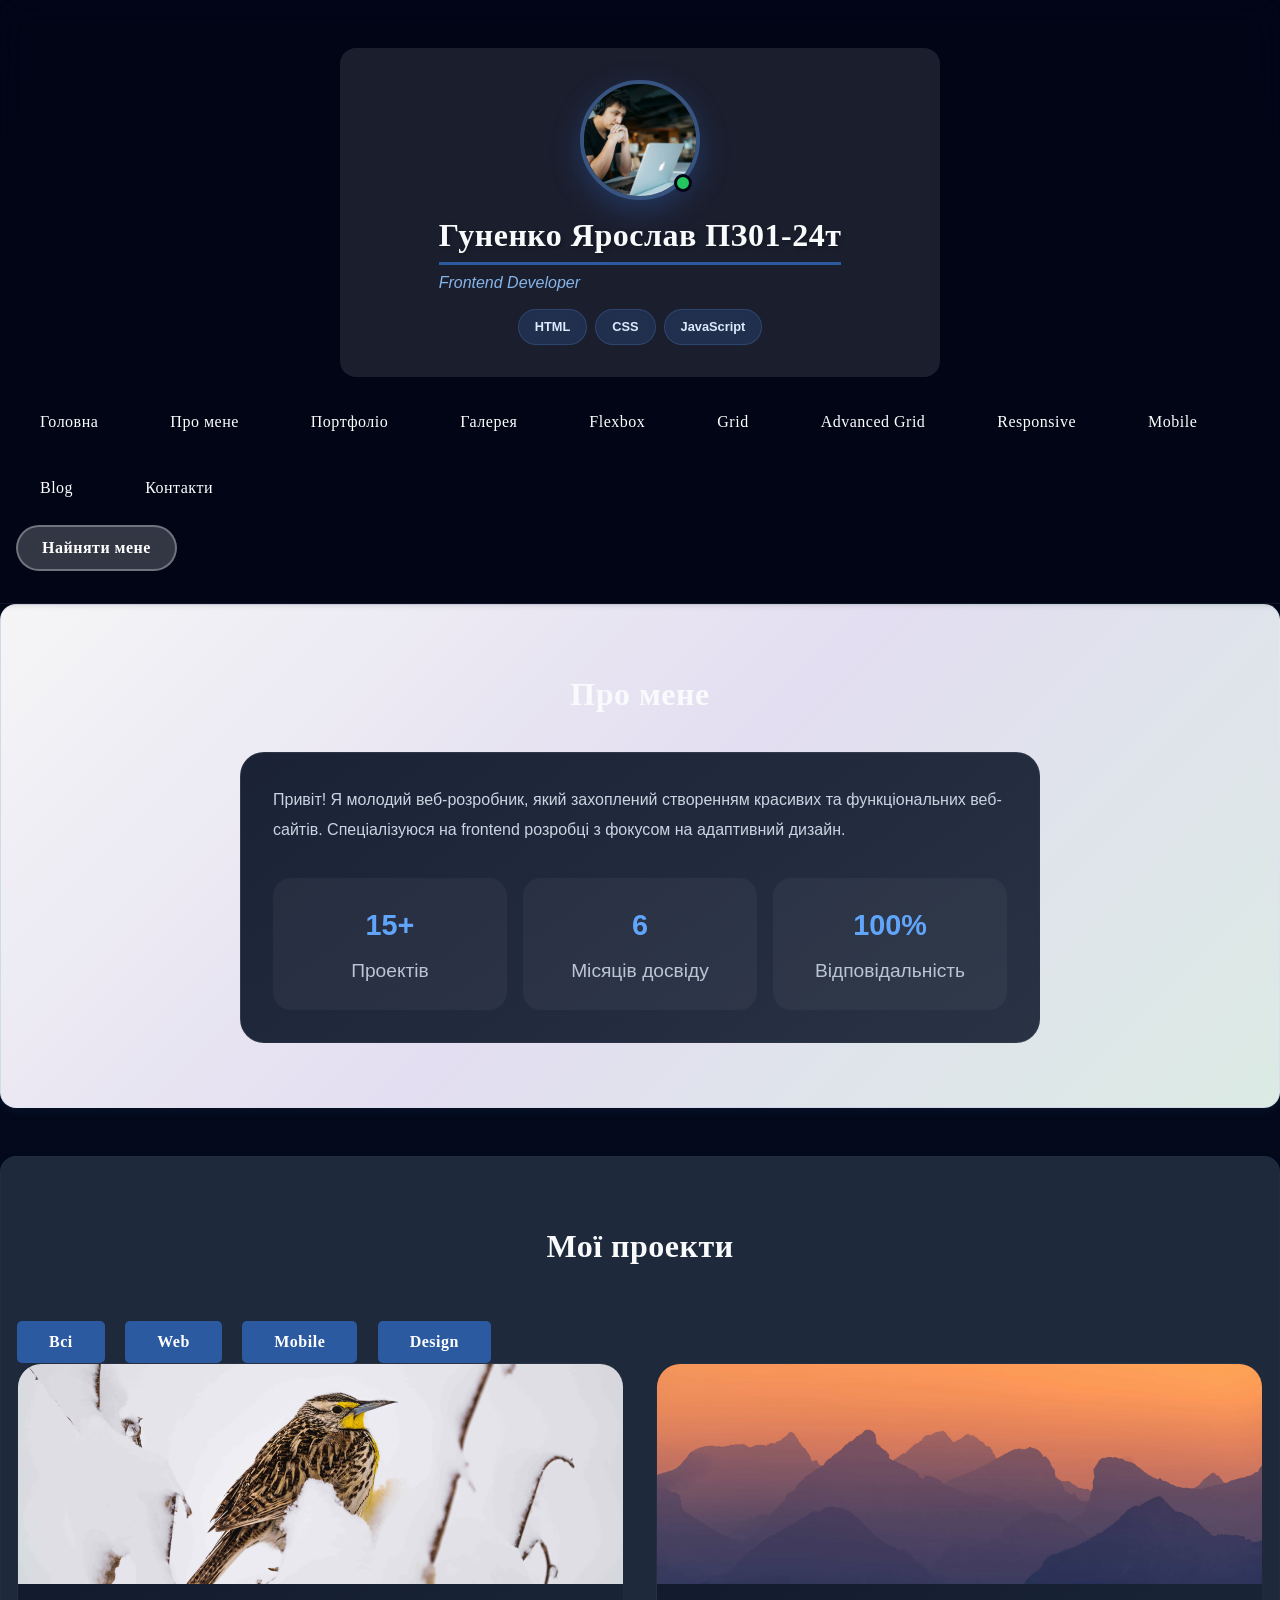
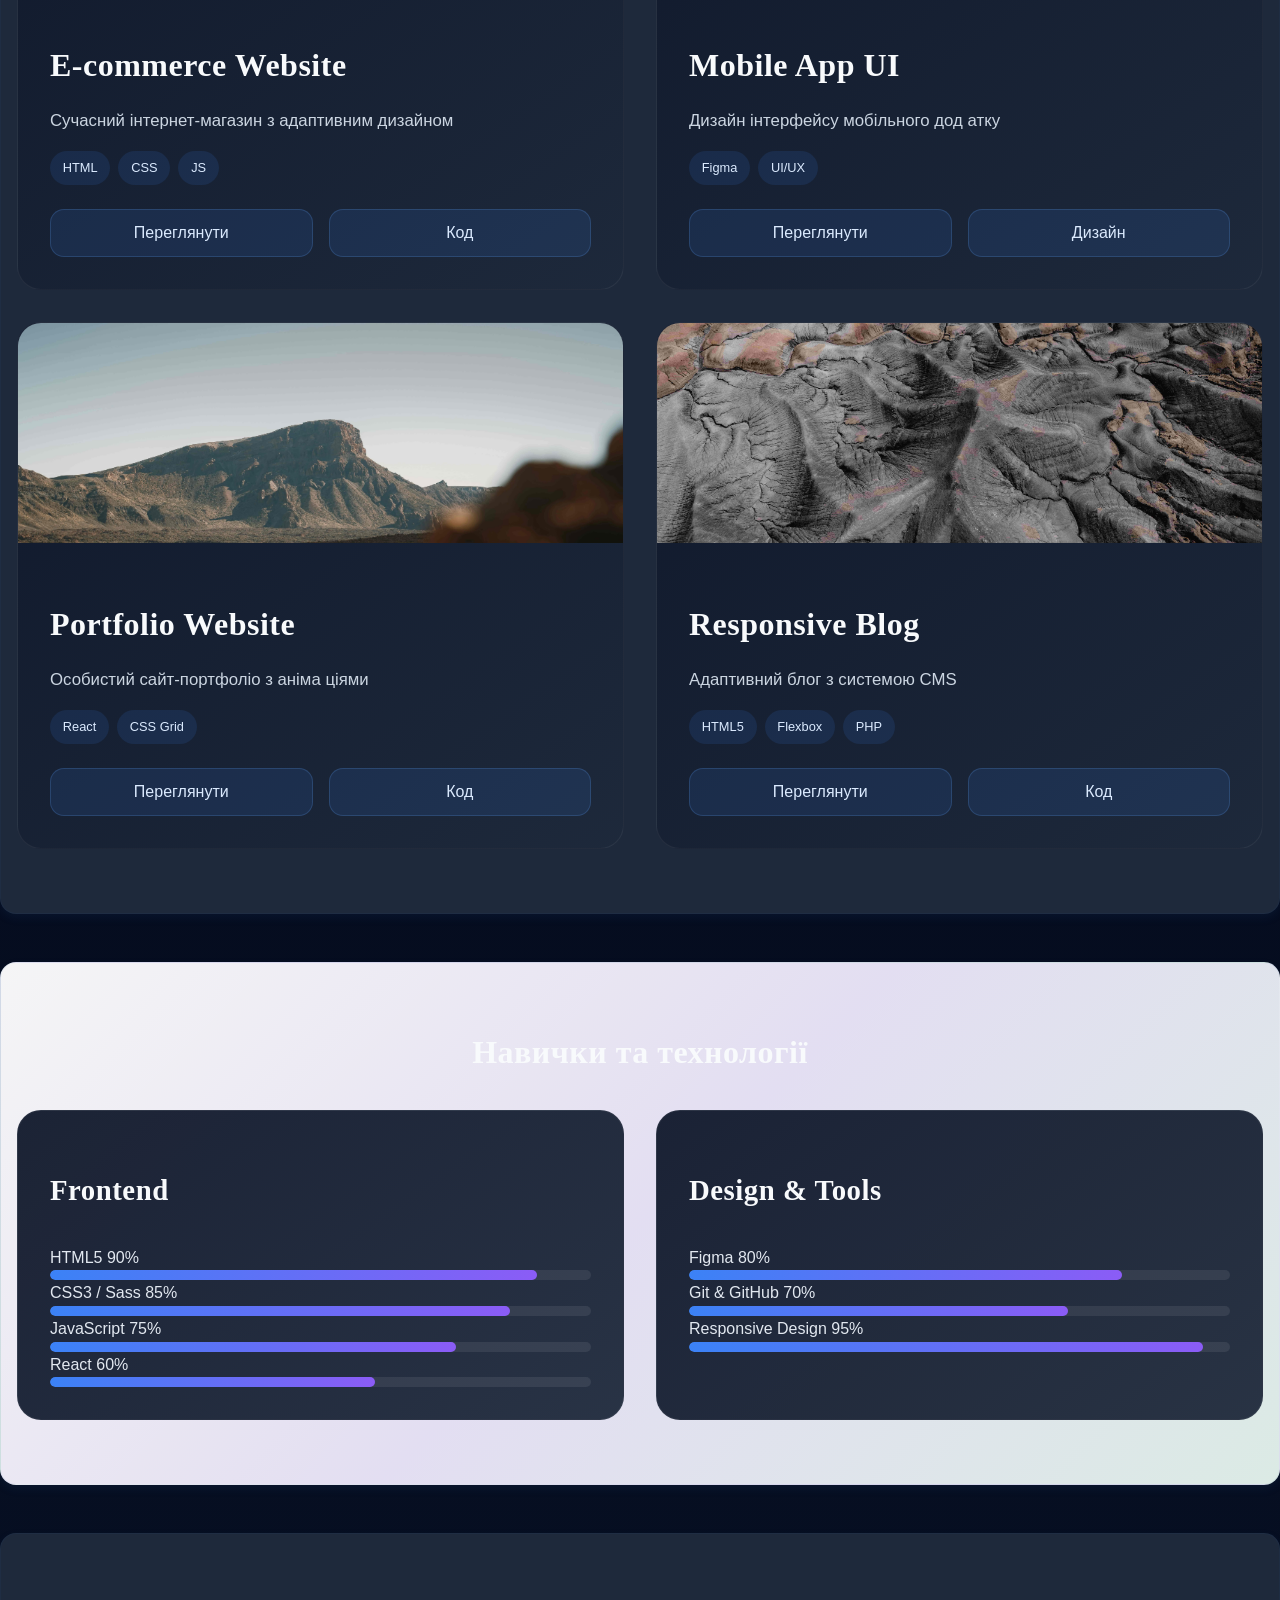
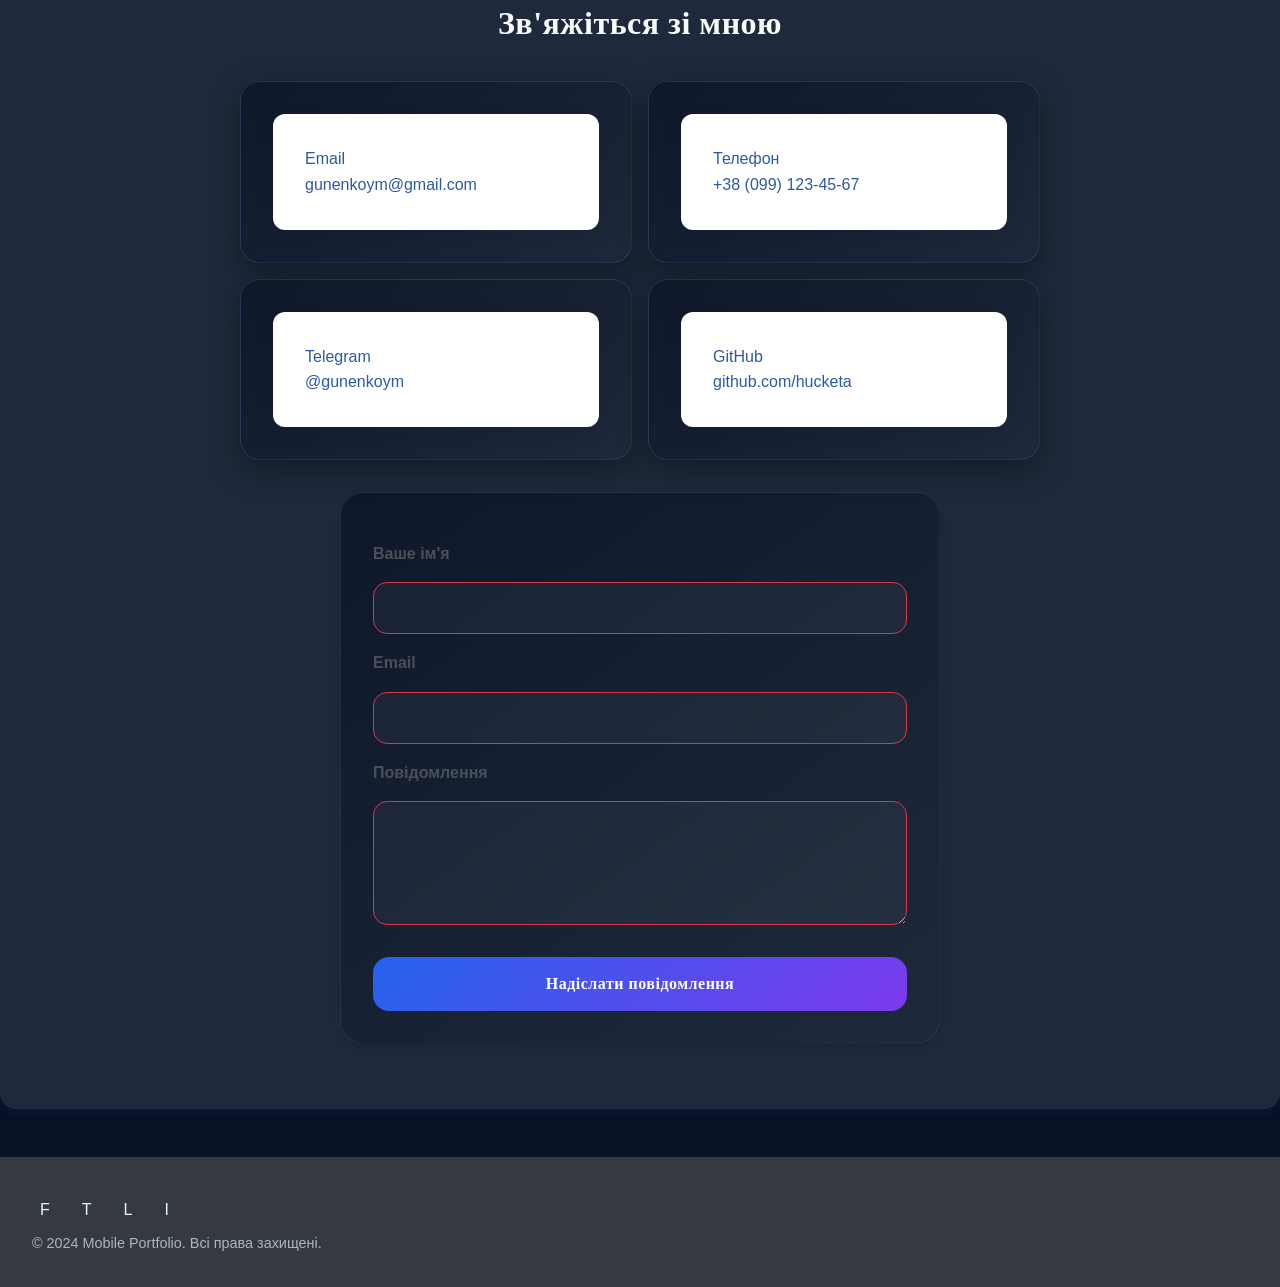
<file: mobile-portfolio.html>
<!DOCTYPE html>
<html lang="uk">

<head>
    <meta charset="UTF-8">
    <meta name="viewport" content="width=device-width, initial-scale=1.0">
    <meta name="description" content="Адаптивне портфоліо веб-розробника">
    <meta name="theme-color" content="#667eea">
    <meta name="theme-color" content="#111827">
    <link rel="manifest" href="manifest.json">
    <title>Mobile Portfolio - Адаптивне портфоліо</title>
    <link rel="stylesheet" href="css/styles.css">
    <link rel="stylesheet" href="css/layout.css">
    <link rel="stylesheet" href="css/flexbox.css">
    <link rel="stylesheet" href="css/grid.css">
    <link rel="stylesheet" href="css/responsive.css">
</head>
<body class="portfolio-mobile-body">
    <!-- Mobile-First Header -->
    <header class="portfolio-mobile-header">
        <div class="container">
            <div class="profile-intro">
                <div class="profile-avatar">
                    <img src="images/photo1.jpg" alt="Profile" class="avatar-img" loading="lazy">
                    <span class="status-indicator"></span>
                </div>
                <div class="profile-info">
                    <h1 class="profile-name">Гуненко Ярослав ПЗ01-24т</h1>
                    <p class="profile-title">Frontend Developer</p>
                    <div class="profile-tags">
                        <span class="tag">HTML</span>
                        <span class="tag">CSS</span>
                        <span class="tag">JavaScript</span>
                    </div>
                </div>
            </div>
            <nav class="main-nav">
                        <ul class="nav-list">
                            <li><a href="index.html">Головна</a></li>
                            <li><a href="about.html">Про мене</a></li>
                            <li><a href="portfolio.html">Портфоліо</a></li>
                            <li><a href="gallery.html">Галерея</a></li>

                            <li><a href="flexbox-demo.html">Flexbox</a></li>
                            <li><a href="grid-demo.html">Grid</a></li>
                            <li><a href="advanced-grid.html">Advanced Grid</a></li>

                            <li><a href="responsive-demo.html">Responsive</a></li>
                            <li><a href="mobile-portfolio.html">Mobile</a></li>

                            <li><a href="blog.html">Blog</a></li>
                            <li><a href="contact.html">Контакти</a></li>
                        </ul>
                </nav>
                <button class="mobile-nav-toggle"
                    onclick="toggleMobileNav()"><span></span><span></span><span></span></button>
                <div class="header-cta">
                    <button class="cta-button">Найняти
                        мене</button>
                </div>
            </div>
            <nav class="mobile-nav" id="mobileNav">
                <ul class="nav-list">
                    <li><a href="index.html">Головна</a></li>
                    <li><a href="about.html">Про мене</a></li>
                    <li><a href="portfolio.html">Портфоліо</a></li>
                    <li><a href="gallery.html">Галерея</a></li>
                    <li><a href="flexbox-demo.html">Flexbox</a></li>
                    <li><a href="grid-demo.html">Grid</a></li>
                    <li><a href="advanced-grid.html">Advanced Grid</a></li>
                    <li><a href="responsive-demo.html">Responsive</a></li>
                    <li><a href="mobile-portfolio.html">Mobile</a></li>
                    <li><a href="blog.html">Blog</a></li>
                    <li><a href="contact.html">Контакти</a></li>
                </ul>
            </nav>
        </div>
    </header>
    <!-- About Section -->
    <section id="about" class="mobile-section">
        <div class="container">
            <h2 class="mobile-section-title">Про мене</h2>
            <div class="about-content">
                <p class="about-text">
                    Привіт! Я молодий веб-розробник, який захоплений створенням
                    красивих та функціональних веб-сайтів. Спеціалізуюся на
                    frontend розробці з фокусом на адаптивний дизайн.
                </p>
                <div class="stats-grid">
                    <div class="stat-item">
                        <div class="stat-value">15+</div>
                        <div class="stat-label">Проектів</div>
                    </div>
                    <div class="stat-item">
                        <div class="stat-value">6</div>
                        <div class="stat-label">Місяців досвіду</div>
                    </div>
                    <div class="stat-item">
                        <div class="stat-value">100%</div>
                        <div class="stat-label">Відповідальність</div>
                    </div>
                </div>
            </div>
        </div>
    </section>
    <!-- Projects Section -->
    <section id="projects" class="mobile-section projects-section">
        <div class="container">
            <h2 class="mobile-section-title">Мої проекти</h2>
            <div class="project-filters">
                <button class="filter-chip active" data-filter="all">Всі</button>
                <button class="filter-chip" data-filter="web">Web</button>
                <button class="filter-chip" data-filter="mobile">Mobile</button>
                <button class="filter-chip" data-filter="design">Design</button>
            </div>
            <div class="projects-mobile-grid">
                <article class="project-mobile-card" data-category="web">
                    <div class="project-image-wrapper">
                        <img src="images/grid-1.jpg" alt="Project 1" class="project-img" loading="lazy">
                        <div class="project-badge">Новий</div>
                    </div>
                    <div class="project-content">
                        <h3 class="project-name">E-commerce Website</h3>
                        <p class="project-desc">Сучасний інтернет-магазин з адаптивним дизайном</p>
                        <div class="project-tech">
                            <span class="tech-badge">HTML</span>
                            <span class="tech-badge">CSS</span>
                            <span class="tech-badge">JS</span>
                        </div>
                        <div class="project-actions">
                            <a href="#" class="action-btn">
                                <span class="icon"> </span> Переглянути
                            </a>
                            <a href="#" class="action-btn">
                                <span class="icon"> </span> Код
                            </a>
                        </div>
                    </div>
                </article>
                <article class="project-mobile-card" data-category="mobile design">
                    <div class="project-image-wrapper">
                        <img src="images/grid-2.jpg" alt="Project 2" class="project-img" loading="lazy">
                    </div>
                    <div class="project-content">
                        <h3 class="project-name">Mobile App UI</h3>
                        <p class="project-desc">Дизайн інтерфейсу мобільного дод
                            атку</p>
                        <div class="project-tech">
                            <span class="tech-badge">Figma</span>
                            <span class="tech-badge">UI/UX</span>
                        </div>
                        <div class="project-actions">
                            <a href="#" class="action-btn">
                                <span class="icon"> </span> Переглянути
                            </a>
                            <a href="#" class="action-btn">
                                <span class="icon"> </span> Дизайн
                            </a>
                        </div>
                    </div>
                </article>
                <article class="project-mobile-card" data-category="web">
                    <div class="project-image-wrapper">
                        <img src="images/grid-3.jpg" alt="Project 3" class="project-img" loading="lazy">
                        <div class="project-badge featured">Featured</div>
                    </div>
                    <div class="project-content">
                        <h3 class="project-name">Portfolio Website</h3>
                        <p class="project-desc">Особистий сайт-портфоліо з аніма
                            ціями</p>
                        <div class="project-tech">
                            <span class="tech-badge">React</span>
                            <span class="tech-badge">CSS Grid</span>
                        </div>
                        <div class="project-actions">
                            <a href="#" class="action-btn">
                                <span class="icon"> </span> Переглянути
                            </a>
                            <a href="#" class="action-btn">
                                <span class="icon"> </span> Код
                            </a>
                        </div>
                    </div>
                </article>
                <article class="project-mobile-card" data-category="web mobile">
                    <div class="project-image-wrapper">
                        <img src="images/grid-4.jpg" alt="Project 4" class="project-img" loading="lazy">
                    </div>
                    <div class="project-content">
                        <h3 class="project-name">Responsive Blog</h3>
                        <p class="project-desc">Адаптивний блог з системою CMS</p>
                        <div class="project-tech">
                            <span class="tech-badge">HTML5</span>
                            <span class="tech-badge">Flexbox</span>
                            <span class="tech-badge">PHP</span>
                        </div>
                        <div class="project-actions">
                            <a href="#" class="action-btn">
                                <span class="icon"> </span> Переглянути
                            </a>
                            <a href="#" class="action-btn">
                                <span class="icon"> </span> Код
                            </a>
                        </div>
                    </div>
                </article>
            </div>
        </div>
    </section>
    <!-- Skills Section -->
    <section id="skills" class="mobile-section skills-section">
        <div class="container">
            <h2 class="mobile-section-title">Навички та технології</h2>
            <div class="skills-categories">
                <div class="skill-category">
                    <h3 class="category-title">Frontend</h3>
                    <div class="skill-items">
                        <div class="skill-mobile-item">
                            <div class="skill-header">
                                <span class="skill-name">HTML5</span>
                                <span class="skill-percent">90%</span>
                            </div>
                            <div class="skill-bar">
                                <div class="skill-fill" style="width: 90%"></div>
                            </div>
                        </div>
                        <div class="skill-mobile-item">
                            <div class="skill-header">
                                <span class="skill-name">CSS3 / Sass</span>
                                <span class="skill-percent">85%</span>
                            </div>
                            <div class="skill-bar">
                                <div class="skill-fill" style="width: 85%"></div>
                            </div>
                        </div>
                        <div class="skill-mobile-item">
                            <div class="skill-header">
                                <span class="skill-name">JavaScript</span>
                                <span class="skill-percent">75%</span>
                            </div>
                            <div class="skill-bar">
                                <div class="skill-fill" style="width: 75%"></div>
                            </div>
                        </div>
                        <div class="skill-mobile-item">
                            <div class="skill-header">
                                <span class="skill-name">React</span>
                                <span class="skill-percent">60%</span>
                            </div>
                            <div class="skill-bar">
                                <div class="skill-fill" style="width: 60%"></div>
                            </div>
                        </div>
                    </div>
                </div>
                <div class="skill-category">
                    <h3 class="category-title">Design & Tools</h3>
                    <div class="skill-items">
                        <div class="skill-mobile-item">
                            <div class="skill-header">
                                <span class="skill-name">Figma</span>
                                <span class="skill-percent">80%</span>
                            </div>
                            <div class="skill-bar">
                                <div class="skill-fill" style="width: 80%"></div>
                            </div>
                        </div>
                        <div class="skill-mobile-item">
                            <div class="skill-header">
                                <span class="skill-name">Git & GitHub</span>
                                <span class="skill-percent">70%</span>
                            </div>
                            <div class="skill-bar">
                                <div class="skill-fill" style="width: 70%"></div>
                            </div>
                        </div>
                        <div class="skill-mobile-item">
                            <div class="skill-header">
                                <span class="skill-name">Responsive Design</span>
                                <span class="skill-percent">95%</span>
                            </div>
                            <div class="skill-bar">
                                <div class="skill-fill" style="width: 95%"></div>
                            </div>
                        </div>
                    </div>
                </div>
            </div>
        </div>
    </section>
    <!-- Contact Section -->
    <section id="contact" class="mobile-section contact-section">
        <div class="container">
            <h2 class="mobile-section-title">Зв'яжіться зі мною</h2>
            <div class="contact-methods">
                <a href="mailto:example@email.com" class="contact-card">
                    <div class="contact-icon"> </div>
                    <div class="contact-info">
                        <div class="contact-label">Email</div>
                        <div class="contact-value">gunenkoym@gmail.com</div>
                    </div>
                </a>
                <a href="tel:+380991234567" class="contact-card">
                    <div class="contact-icon"> </div>
                    <div class="contact-info">
                        <div class="contact-label">Телефон</div>
                        <div class="contact-value">+38 (099) 123-45-67</div>
                    </div>
                </a>
                <a href="https://t.me/gunenkoym" class="contact-card">
                    <div class="contact-icon"> </div>
                    <div class="contact-info">
                        <div class="contact-label">Telegram</div>
                        <div class="contact-value">@gunenkoym</div>
                    </div>
                </a>
                <a href="https://github.com/hucketa" class="contact-card">
                    <div class="contact-icon"> </div>
                    <div class="contact-info">
                        <div class="contact-label">GitHub</div>
                        <div class="contact-value">github.com/hucketa</div>
                    </div>
                </a>
            </div>
            <form class="mobile-contact-form">
                <div class="form-group">
                    <label for="name">Ваше ім'я</label>
                    <input type="text" id="name" name="name" required>
                </div>
                <div class="form-group">
                    <label for="email">Email</label>
                    <input type="email" id="email" name="email" required>
                </div>
                <div class="form-group">
                    <label for="message">Повідомлення</label>
                    <textarea id="message" name="message" rows="5" required></textarea>
                </div>
                <button type="submit" class="submit-btn">
                    Надіслати повідомлення
                </button>
            </form>
        </div>
    </section>
    <!-- Floating Action Button -->
    <button class="fab" onclick="scrollToTop()">
        <span class="fab-icon">↑</span>
    </button>
    <footer class="mobile-footer">
        <div class="container">
            <div class="social-links">
                <a href="#" class="social-link" aria-label="Facebook">F</a>
                <a href="#" class="social-link" aria-label="Twitter">T</a>
                <a href="#" class="social-link" aria-label="LinkedIn">L</a>
                <a href="#" class="social-link" aria-label="Instagram">I</a>
            </div>
            <p class="footer-text">© 2024 Mobile Portfolio. Всі права захищені.</p>
        </div>
    </footer>
    <script>
        // Scroll to top
        function scrollToTop() {
            window.scrollTo({ top: 0, behavior: 'smooth' });
        }
        // Show/hide FAB on scroll
        window.addEventListener('scroll', function () {
            const fab = document.querySelector('.fab');
            if (window.scrollY > 300) {
                fab.classList.add('visible');
            } else {
                fab.classList.remove('visible');
            }
        });
        // Project filtering
        document.querySelectorAll('.filter-chip').forEach(chip => {
            chip.addEventListener('click', function () {
                // Remove active class from all chips
                document.querySelectorAll('.filter-chip').forEach(c => c.classList.remove('active'));
                this.classList.add('active');
                const filter = this.dataset.filter;
                const projects = document.querySelectorAll('.project-mobile-card');
                projects.forEach(project => {
                    if (filter === 'all' || project.dataset.category.includes(filter)) {
                        project.style.display = 'block';
                        project.style.animation = 'fadeInUp 0.5s ease';
                    } else {
                        project.style.display = 'none';
                    }
                });
            });
        });
        // Smooth scroll for navigation
        document.querySelectorAll('a[href^="#"]').forEach(anchor => {
            anchor.addEventListener('click', function (e) {
                e.preventDefault();
                const target = document.querySelector(this.getAttribute('href'))
                    ;
                if (target) {
                    target.scrollIntoView({ behavior: 'smooth', block: 'start' }
                    );
                }
            });
        });
    </script>
    <script src="js/script.js"></script>
    <script> if ('serviceWorker' in navigator) { window.addEventListener('load', () => { navigator.serviceWorker.register('./sw.js') .then(() => console.log('Service Worker Registered')) .catch(err => console.log('SW Error', err)); }); } </script>

</body>

</html>
</file>
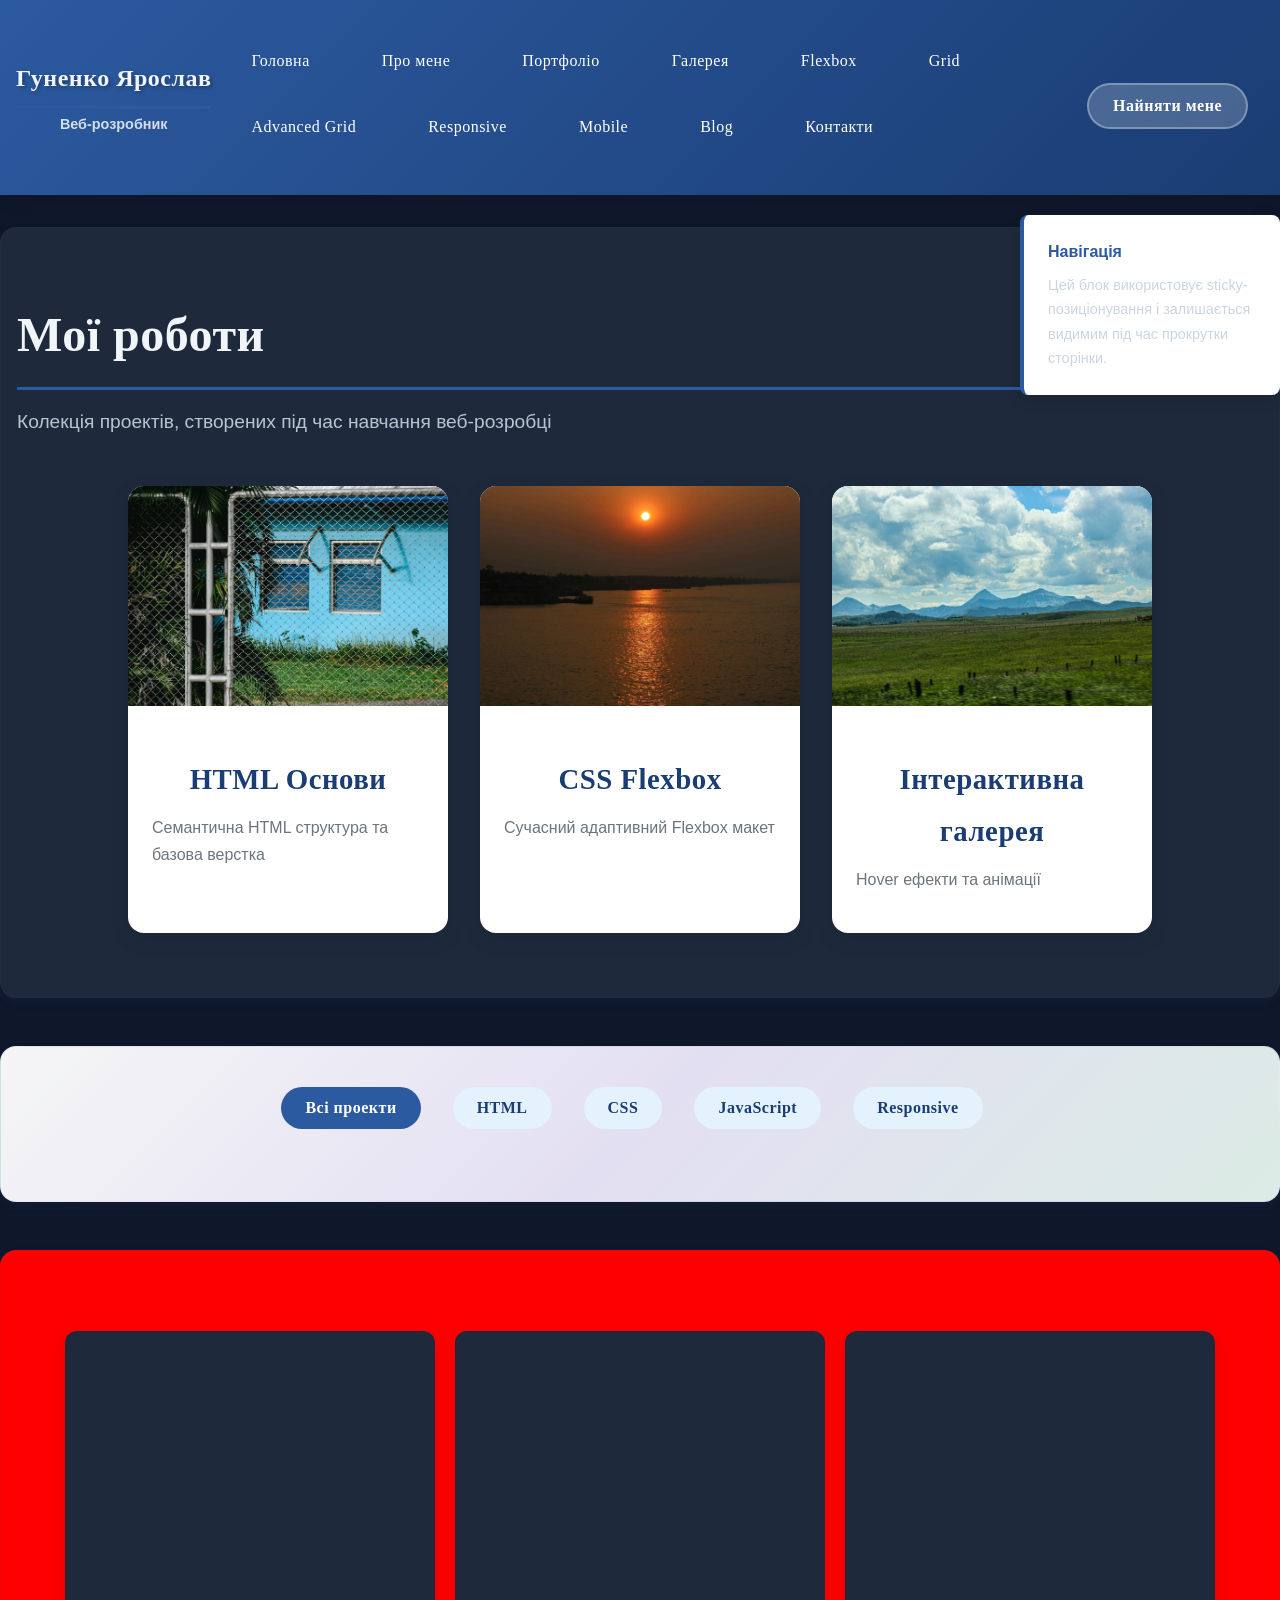
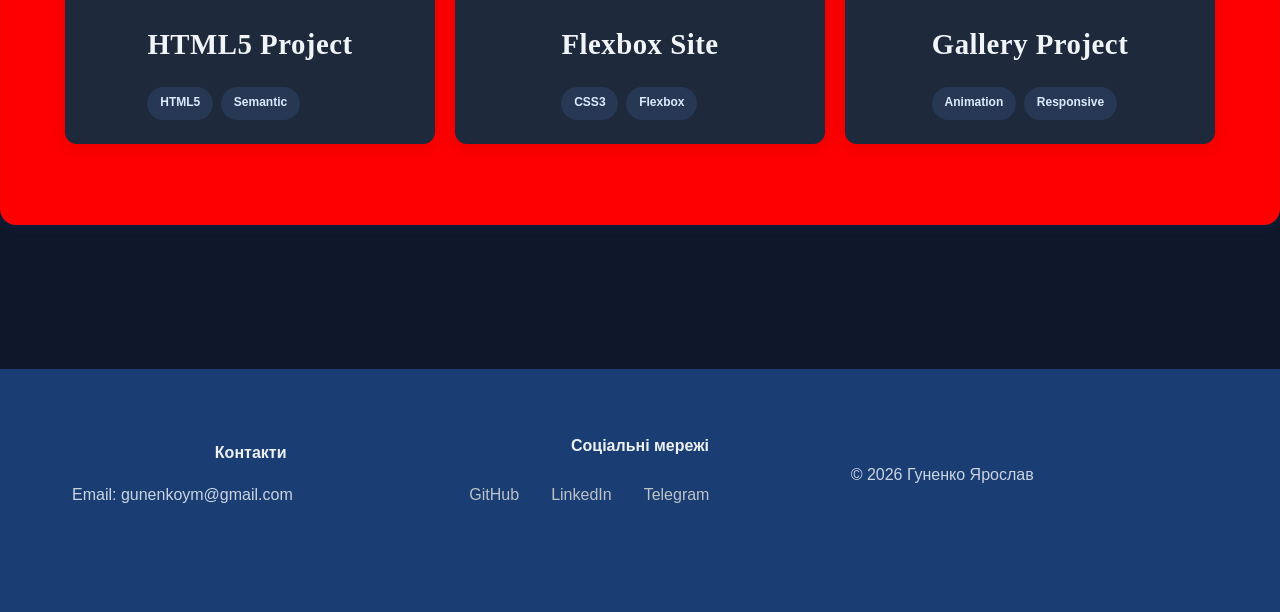
<file: portfolio.html>
<!DOCTYPE html>
<html lang="uk">
<head>
    <meta charset="UTF-8">
    <meta name="viewport" content="width=device-width, initial-scale=1.0">
    <meta name="description" content="Портфоліо веб-розробника">
    <meta name="theme-color" content="#111827">
    <link rel="manifest" href="manifest.json">
    <meta name="keywords" content="веб-розробка, HTML, CSS, JavaScript">
    <title>Портфоліо - Мій особистий сайт</title>
    <link rel="stylesheet" href="css/styles.css">
    <link rel="stylesheet" href="css/layout.css">
    <link rel="stylesheet" href="css/flexbox.css">

    <link rel="preconnect" href="https://fonts.googleapis.com">
    <link rel="preconnect" href="https://fonts.gstatic.com" crossorigin>
    <link href="https://fonts.googleapis.com/css2?family=Montserrat:wght@400;500;600;700&family=Merriweather:wght@400;700&display=swap" rel="stylesheet">
      <link rel="stylesheet" href="css/grid.css">
          <style>
        body {
            margin: 0;
            font-family: Arial, sans-serif
        }
    
        img {
            max-width: 100%;
            height: auto
        }
    </style>
</head>
<body>

 <header class="modern-header">
        <div class="container">
            <div class="header-content">
                <div class="logo">
                    <h1>Гуненко Ярослав</h1>
                    <span class="logo-subtitle">Веб-розробник</span>
                </div>
                <nav class="main-nav">
                        <ul class="nav-list">
                            <li><a href="index.html">Головна</a></li>
                            <li><a href="about.html">Про мене</a></li>
                            <li><a href="portfolio.html">Портфоліо</a></li>
                            <li><a href="gallery.html">Галерея</a></li>

                            <li><a href="flexbox-demo.html">Flexbox</a></li>
                            <li><a href="grid-demo.html">Grid</a></li>
                            <li><a href="advanced-grid.html">Advanced Grid</a></li>

                            <li><a href="responsive-demo.html">Responsive</a></li>
                            <li><a href="mobile-portfolio.html">Mobile</a></li>

                            <li><a href="blog.html">Blog</a></li>
                            <li><a href="contact.html">Контакти</a></li>
                        </ul>
                </nav>
                <button class="mobile-nav-toggle"
                    onclick="toggleMobileNav()"><span></span><span></span><span></span></button>
                <div class="header-cta">
                    <button class="cta-button">Найняти
                        мене</button>
                </div>
            </div>
            <nav class="mobile-nav" id="mobileNav">
                <ul class="nav-list">
                            <li><a href="index.html">Головна</a></li>
                            <li><a href="about.html">Про мене</a></li>
                            <li><a href="portfolio.html">Портфоліо</a></li>
                            <li><a href="gallery.html">Галерея</a></li>
                            <li><a href="flexbox-demo.html">Flexbox</a></li>
                            <li><a href="grid-demo.html">Grid</a></li>
                            <li><a href="advanced-grid.html">Advanced Grid</a></li>
                            <li><a href="responsive-demo.html">Responsive</a></li>
                            <li><a href="mobile-portfolio.html">Mobile</a></li>
                            <li><a href="blog.html">Blog</a></li>
                            <li><a href="contact.html">Контакти</a></li>
                            <li><a href="js-demo.html">JavaScript</a></li>
                            <li><a href="interactive-portfolio.html">Інтерактивне Портфоліо</a></li>
                </ul>
            </nav>
        </div>
    </header>

<aside class="sticky-note">
    <h4>Навігація</h4>

    <p>
        Цей блок використовує sticky-позиціонування
        і залишається видимим під час прокрутки сторінки.
    </p>
</aside>

<main class="portfolio-main">

    <section class="mini-gallery-section">
        <div class="container">
            <div class="portfolio-hero-content">
                <h1 class="portfolio-title">Мої роботи</h1>

                <p class="portfolio-subtitle">
                    Колекція проектів, створених під час навчання веб-розробці
                </p>
            </div>

            <div class="mini-gallery">

                <div class="gallery-card">
                    <img src="images/gallery3.jpg" alt="HTML Project" loading="lazy" decoding="async" width="600" height="400">

                    <div class="gallery-info">
                        <h3>HTML Основи</h3>

                        <p>
                            Семантична HTML структура
                            та базова верстка
                        </p>
                    </div>
                </div>

                <div class="gallery-card">
                    <img src="images/gallery1.jpg" alt="CSS Project" loading="lazy" decoding="async" width="600" height="400">

                    <div class="gallery-info">
                        <h3>CSS Flexbox</h3>

                        <p>
                            Сучасний адаптивний
                            Flexbox макет
                        </p>
                    </div>
                </div>

                <div class="gallery-card">
                    <img src="images/gallery2.jpg" alt="Gallery Project" loading="lazy" decoding="async" width="600" height="400">

                    <div class="gallery-info">
                        <h3>Інтерактивна галерея</h3>

                        <p>
                            Hover ефекти
                            та анімації
                        </p>
                    </div>
                </div>

            </div>
        </div>
    </section>

    <section class="portfolio-filter">
        <div class="container">

            <div class="filter-buttons">

                <button class="filter-btn active" data-filter="all">
                    Всі проекти
                </button>

                <button class="filter-btn" data-filter="html">
                    HTML
                </button>

                <button class="filter-btn" data-filter="css">
                    CSS
                </button>

                <button class="filter-btn" data-filter="js">
                    JavaScript
                </button>

                <button class="filter-btn" data-filter="responsive">
                    Responsive
                </button>

            </div>

        </div>
    </section>

    <section class="portfolio-grid-section">
        <div class="container">

            <div class="portfolio-grid">

                <article class="portfolio-item" data-category="html responsive">

                    <div class="portfolio-image">

                        <img src="images/photo1.jpg" alt="HTML Project" loading="lazy" decoding="async" width="800" height="500">

                        <div class="portfolio-overlay">

                            <div class="overlay-content">

                                <h3>HTML Основи</h3>

                                <p>
                                    Семантична HTML-структура
                                    та базова верстка
                                </p>

                                <div class="portfolio-links">
                                    <a href="about.html" class="portfolio-link">
                                        Переглянути
                                    </a>

                                    <a href="https://github.com/hucketa/LR1" target="_blank" class="portfolio-link">
                                        GitHub
                                    </a>
                                </div>

                            </div>

                        </div>

                    </div>

                    <div class="portfolio-info">

                        <h3>HTML5 Project</h3>

                        <div class="portfolio-tags">
                            <span class="tag">HTML5</span>
                            <span class="tag">Semantic</span>
                        </div>

                    </div>

                </article>

                <article class="portfolio-item" data-category="css responsive">

                    <div class="portfolio-image">

                        <img src="images/photo2.jpg" alt="CSS Project" loading="lazy" decoding="async" width="800" height="500">

                        <div class="portfolio-overlay">

                            <div class="overlay-content">

                                <h3>Flexbox Layout</h3>

                                <p>
                                    Сучасний адаптивний
                                    Flexbox макет
                                </p>

                                <div class="portfolio-links">
                                    <a href="flexbox-demo.html" class="portfolio-link">
                                        Переглянути
                                    </a>

                                    <a href="https://github.com/hucketa/LR1" target="_blank" class="portfolio-link">
                                        GitHub
                                    </a>
                                </div>

                            </div>

                        </div>

                    </div>

                    <div class="portfolio-info">

                        <h3>Flexbox Site</h3>

                        <div class="portfolio-tags">
                            <span class="tag">CSS3</span>
                            <span class="tag">Flexbox</span>
                        </div>

                    </div>

                </article>

                <article class="portfolio-item" data-category="js responsive">

                    <div class="portfolio-image">

                        <img src="images/photo3.jpg" alt="Gallery Project" loading="lazy" decoding="async" width="800" height="500">

                        <div class="portfolio-overlay">

                            <div class="overlay-content">

                                <h3>Інтерактивна галерея</h3>

                                <p>
                                    Hover ефекти,
                                    overlay та анімації
                                </p>

                                <div class="portfolio-links">
                                    <a href="gallery.html" class="portfolio-link">
                                        Переглянути
                                    </a>

                                    <a href="https://github.com/hucketa/LR1" target="_blank" class="portfolio-link">
                                        GitHub
                                    </a>
                                </div>

                            </div>

                        </div>

                    </div>

                    <div class="portfolio-info">

                        <h3>Gallery Project</h3>

                        <div class="portfolio-tags">
                            <span class="tag">Animation</span>
                            <span class="tag">Responsive</span>
                        </div>

                    </div>

                </article>

            </div>

        </div>
    </section>

</main>

<footer class="flex-footer">

    <div class="footer-content">

        <div class="footer-section">
            <h4>Контакти</h4>
            <p>Email: gunenkoym@gmail.com</p>
        </div>

        <div class="footer-section">

            <h4>Соціальні мережі</h4>

            <div class="social-links">
                <a href="#">GitHub</a>
                <a href="#">LinkedIn</a>
                <a href="#">Telegram</a>
            </div>

        </div>

        <div class="footer-section">
            <p>&copy; 2026 Гуненко Ярослав</p>
        </div>

    </div>

</footer>
<script src="js/script.js" defer></script>
<script> if ('serviceWorker' in navigator) { window.addEventListener('load', () => { navigator.serviceWorker.register('./sw.js') .then(() => console.log('Service Worker Registered')) .catch(err => console.log('SW Error', err)); }); } </script>
</body>
</html>
</file>
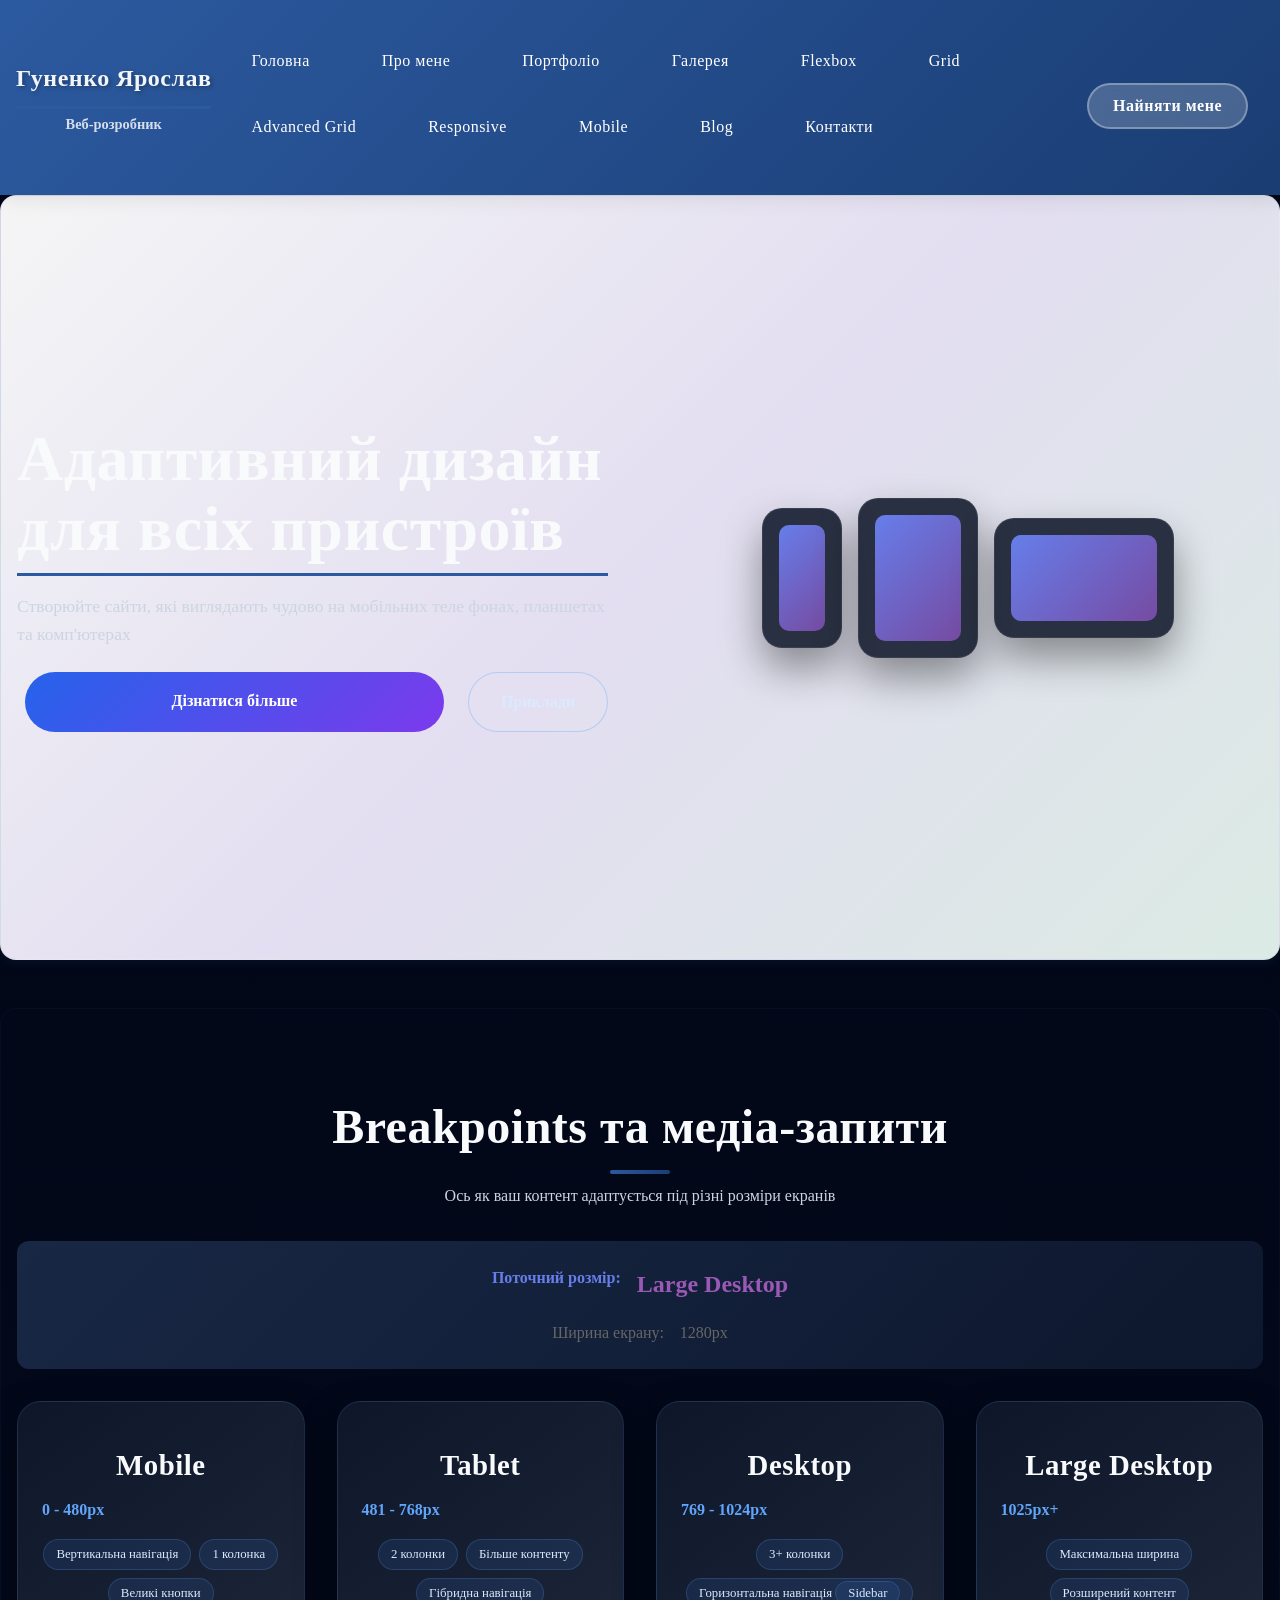
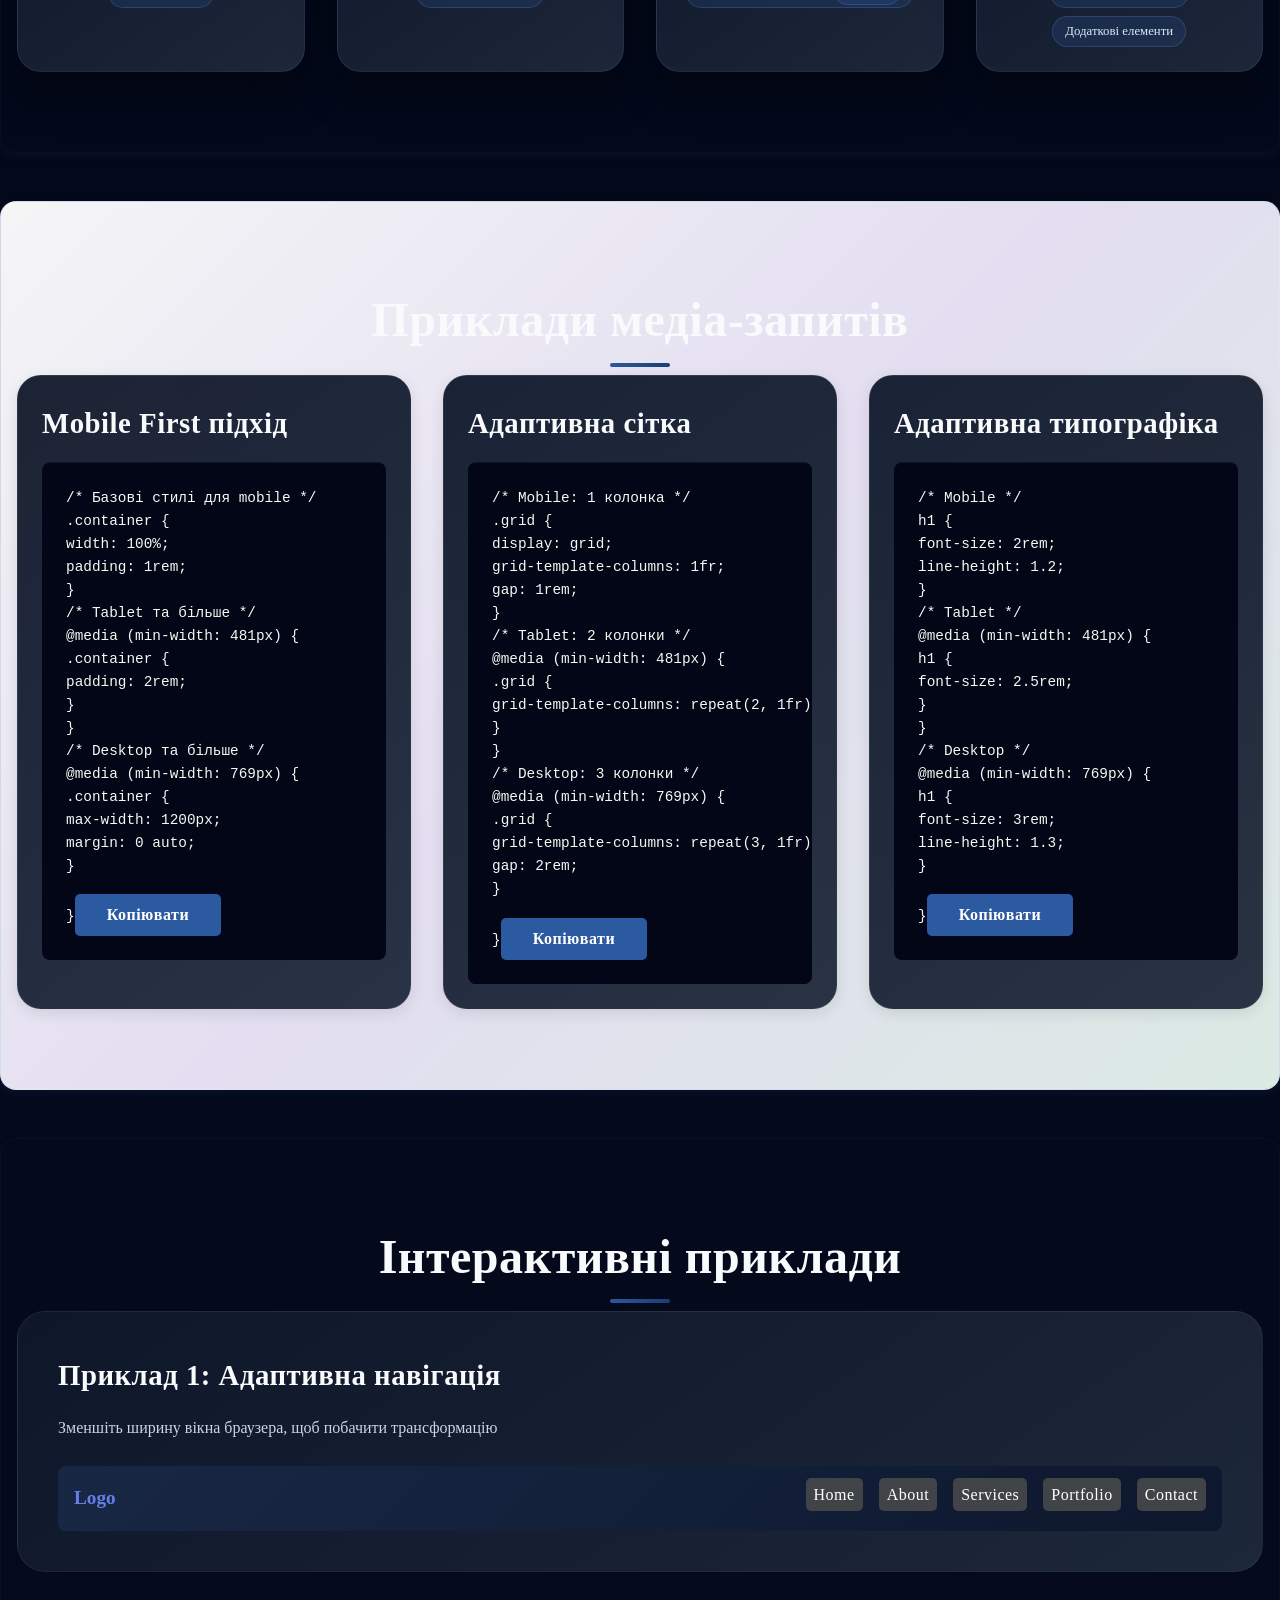
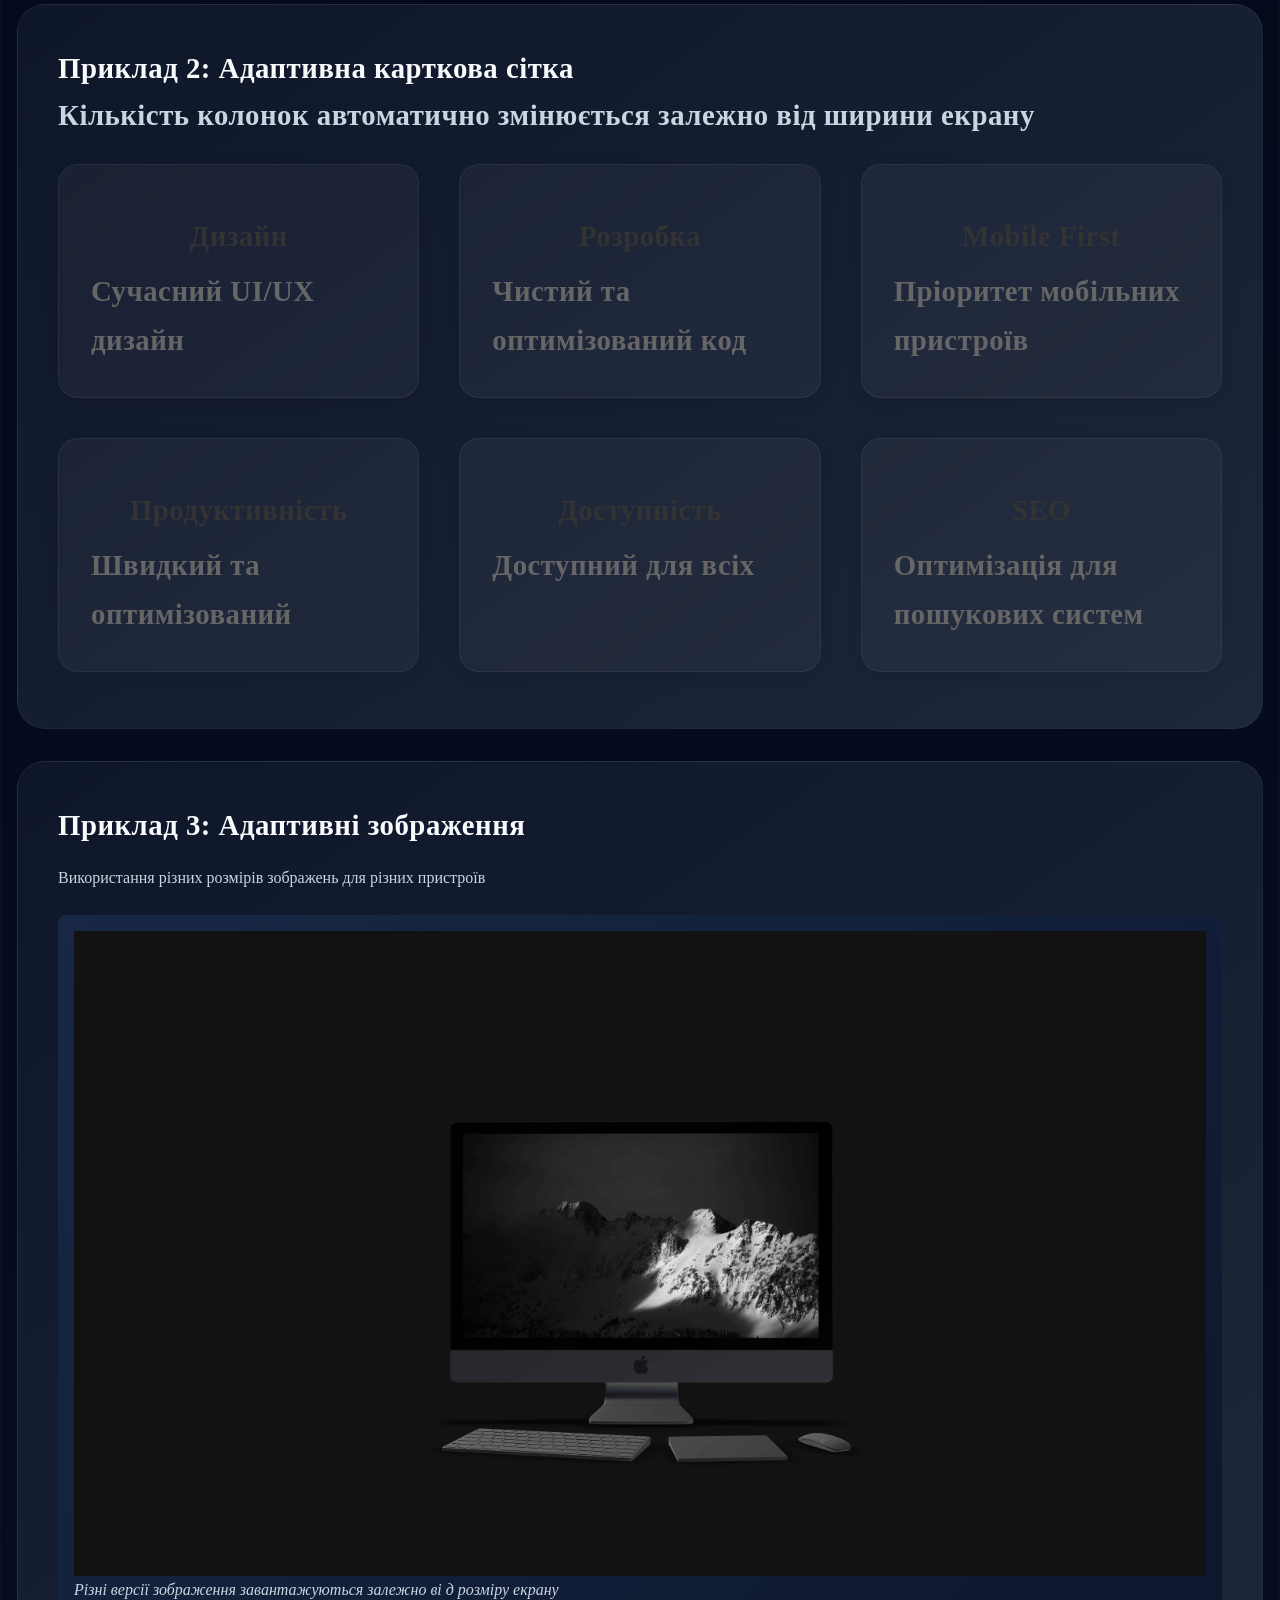
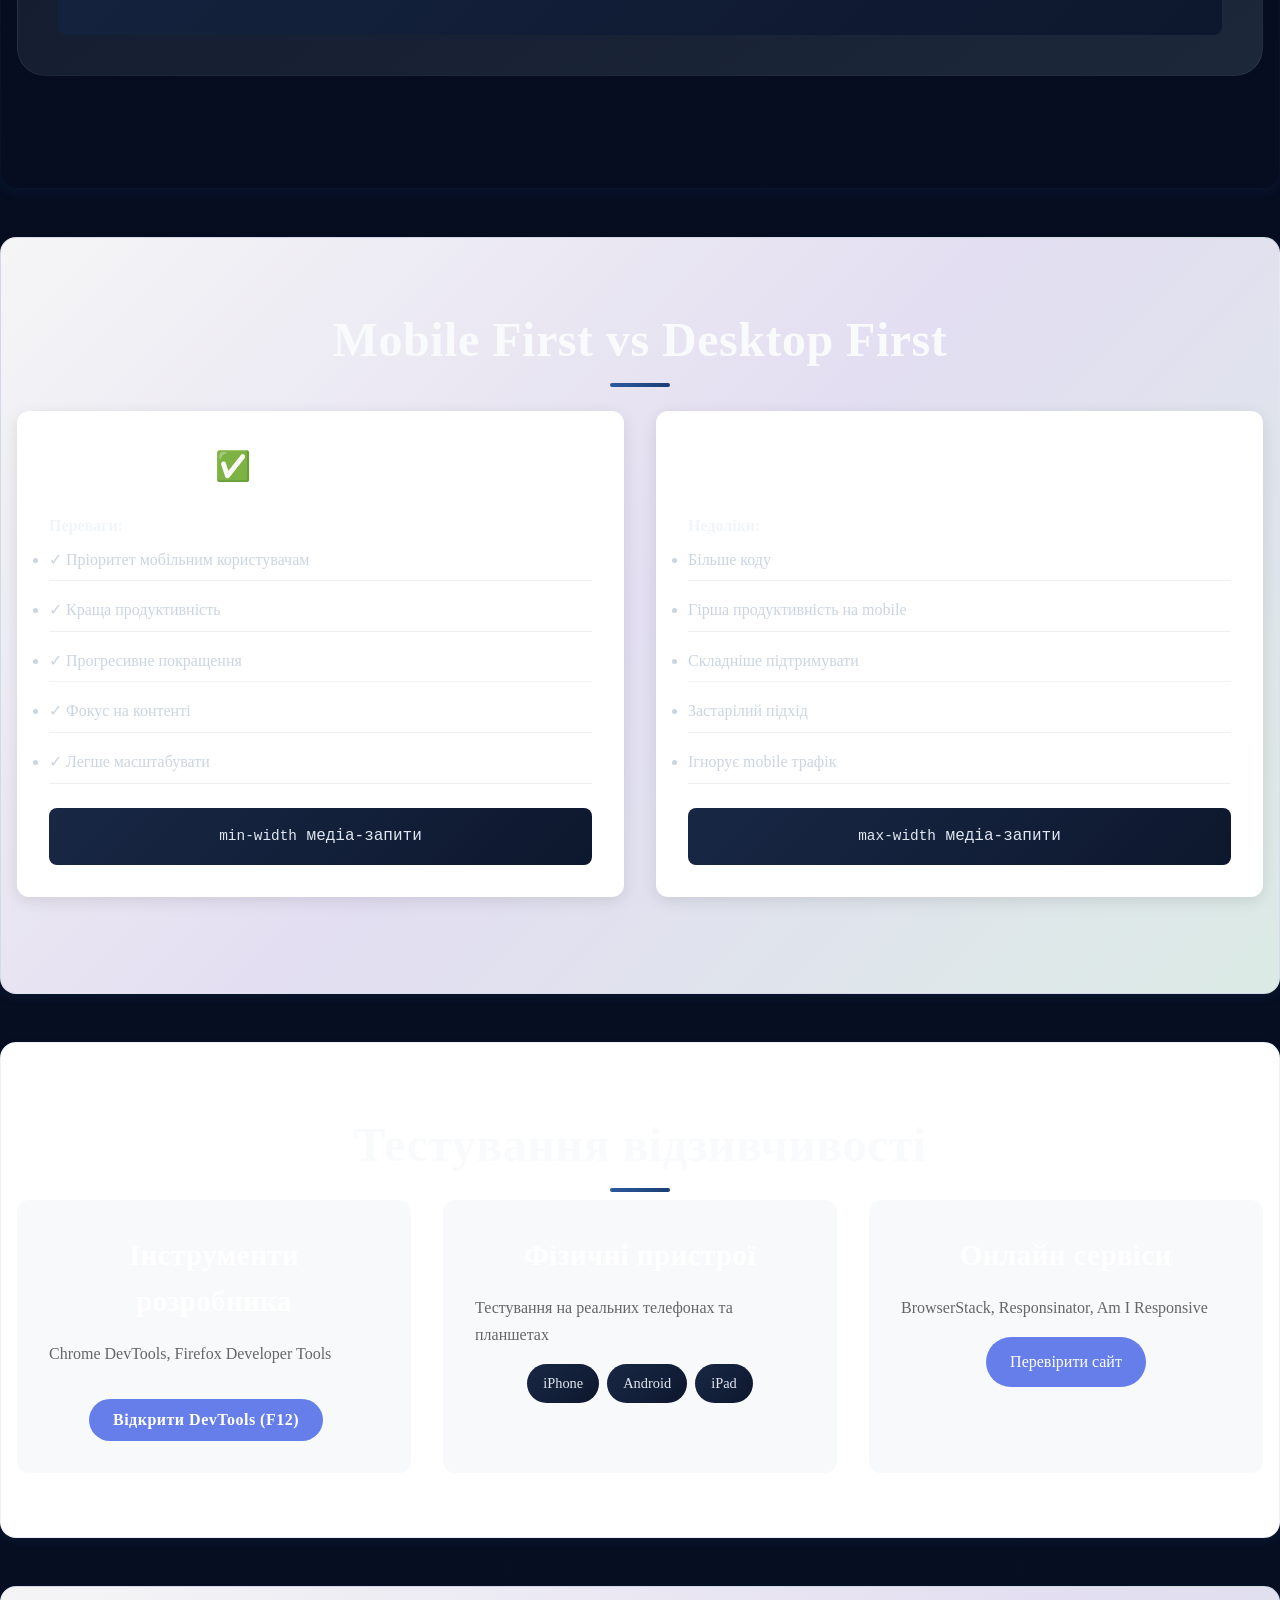
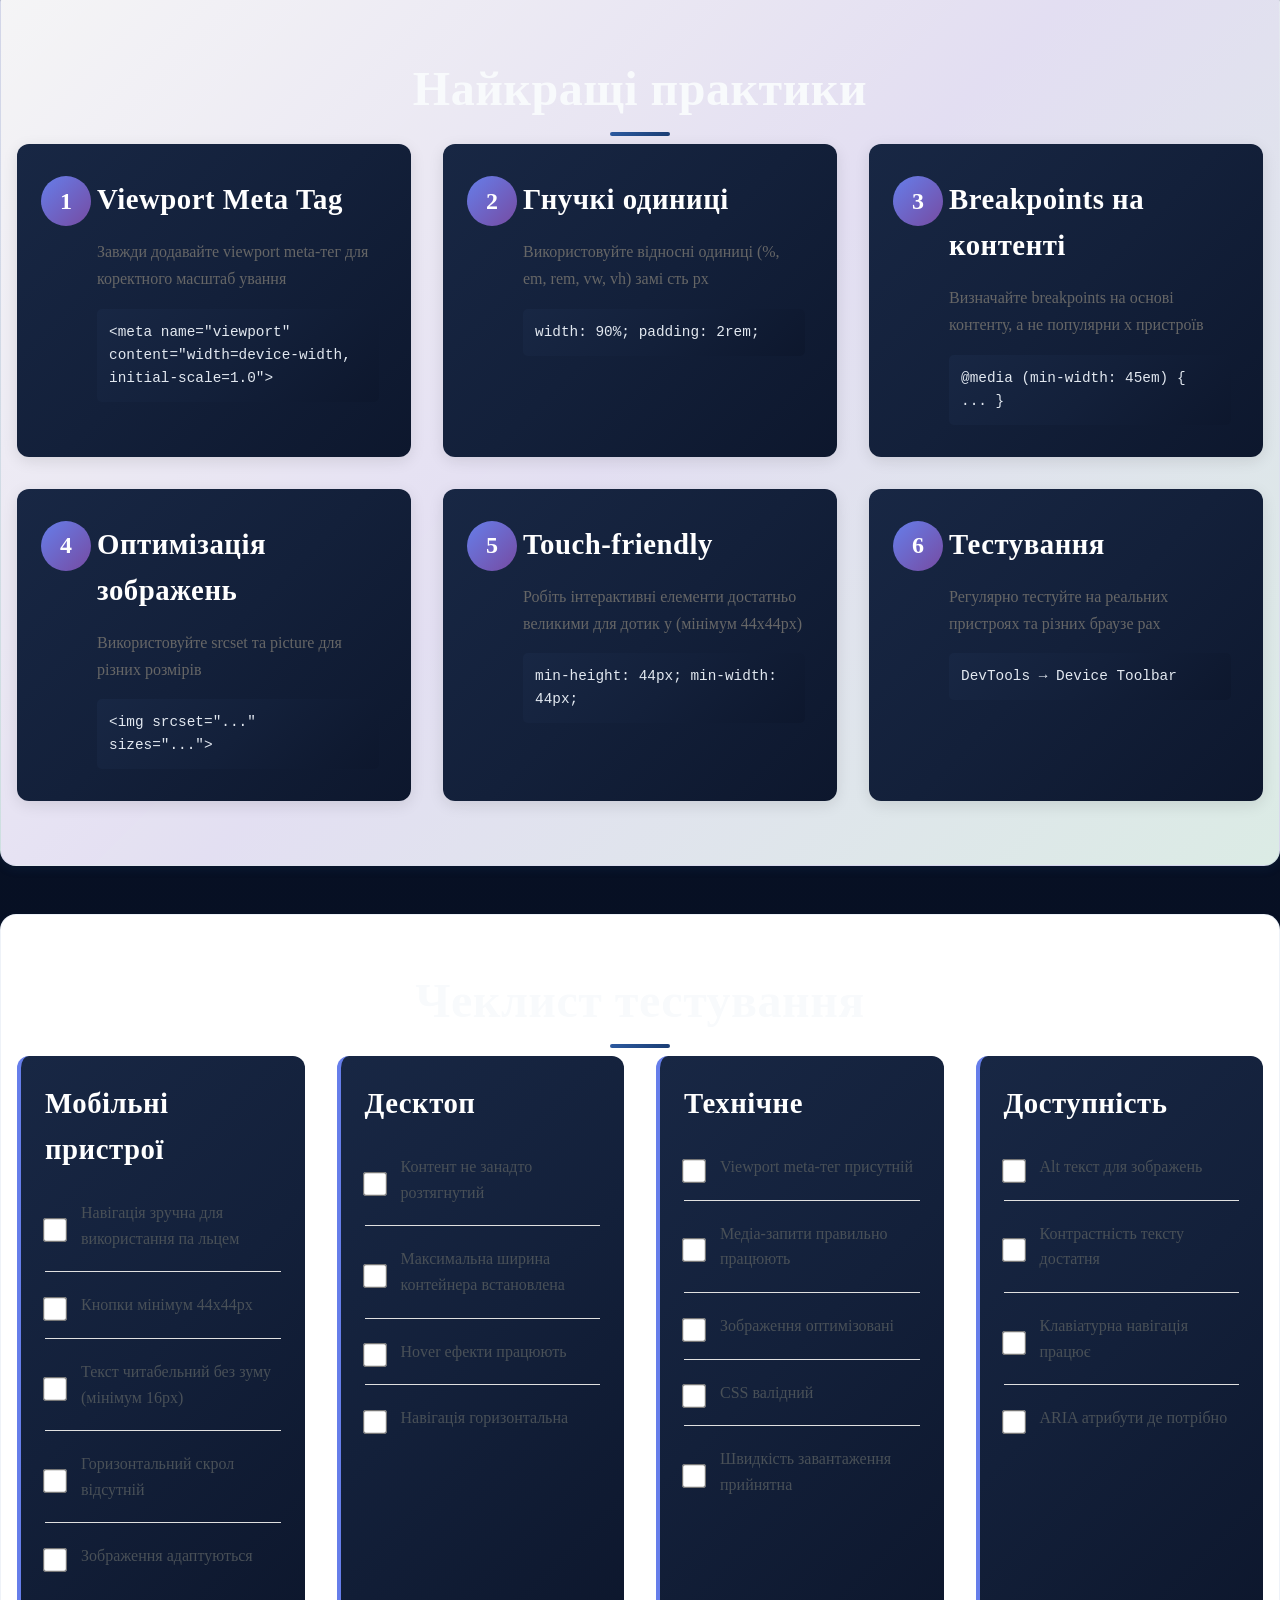
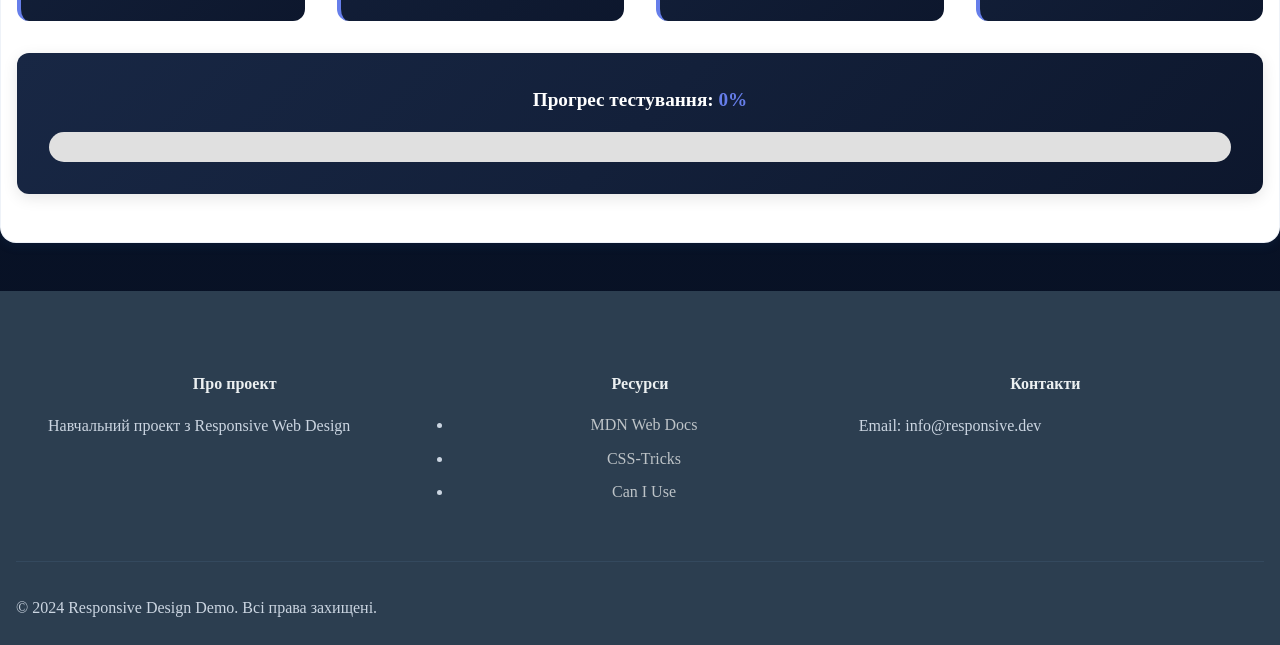
<file: responsive-demo.html>
<!DOCTYPE html>
<html lang="uk">

<head>
    <meta charset="UTF-8">
    <meta name="viewport" content="width=device-width, initial-scale=1.0">
    <title>Responsive Design Демонстрація</title>
    <link rel="stylesheet" href="css/styles.css">
    <link rel="stylesheet" href="css/layout.css">
    <link rel="stylesheet" href="css/flexbox.css">
    <link rel="stylesheet" href="css/grid.css">
    <link rel="stylesheet" href="css/responsive.css">
    <meta name="theme-color" content="#111827">
    <link rel="manifest" href="manifest.json">
</head>
<body class="responsive-body">
    <!-- Адаптивний Header -->
    <header class="modern-header">
        <div class="container">
            <div class="header-content">
                <div class="logo">
                    <h1>Гуненко Ярослав</h1>
                    <span class="logo-subtitle">Веб-розробник</span>
                </div>
                <nav class="main-nav">
                        <ul class="nav-list">
                    <li><a href="index.html">Головна</a></li>
                    <li><a href="about.html">Про мене</a></li>
                    <li><a href="portfolio.html">Портфоліо</a></li>
                    <li><a href="gallery.html">Галерея</a></li>
                    <li><a href="flexbox-demo.html">Flexbox</a></li>
                    <li><a href="grid-demo.html">Grid</a></li>
                    <li><a href="advanced-grid.html">Advanced Grid</a></li>
                    <li><a href="responsive-demo.html">Responsive</a></li>
                    <li><a href="mobile-portfolio.html">Mobile</a></li>
                    <li><a href="blog.html">Blog</a></li>
                    <li><a href="contact.html">Контакти</a></li>
                        </ul>
                </nav>
                <button class="mobile-nav-toggle"
                    onclick="toggleMobileNav()"><span></span><span></span><span></span></button>
                <div class="header-cta">
                    <button class="cta-button">Найняти
                        мене</button>
                </div>
            </div>
            <nav class="mobile-nav" id="mobileNav">
                <ul class="nav-list">
                            <li><a href="index.html">Головна</a></li>
                            <li><a href="about.html">Про мене</a></li>
                            <li><a href="portfolio.html">Портфоліо</a></li>
                            <li><a href="gallery.html">Галерея</a></li>
                            <li><a href="flexbox-demo.html">Flexbox</a></li>
                            <li><a href="grid-demo.html">Grid</a></li>
                            <li><a href="advanced-grid.html">Advanced Grid</a></li>
                            <li><a href="responsive-demo.html">Responsive</a></li>
                            <li><a href="mobile-portfolio.html">Mobile</a></li>
                            <li><a href="blog.html">Blog</a></li>
                            <li><a href="contact.html">Контакти</a></li>
                            <li><a href="js-demo.html">JavaScript</a></li>
                            <li><a href="interactive-portfolio.html">Інтерактивне Портфоліо</a></li>
                </ul>
            </nav>
        </div>
    </header>
    <!-- Hero Section - Responsive -->
    <section class="hero-responsive">
        <div class="container">
            <div class="hero-content-wrapper">
                <div class="hero-text">
                    <h1 class="hero-heading">
                        Адаптивний дизайн для всіх пристроїв
                    </h1>
                    <p class="hero-description">
                        Створюйте сайти, які виглядають чудово на мобільних теле
                        фонах,
                        планшетах та комп'ютерах
                    </p>
                    <div class="cta-buttons">
                        <a href="#breakpoints" class="btn btn-primary">Дізнатися
                            більше</a>
                        <a href="#examples" class="btn btn-secondary">Приклади</a>
                    </div>
                </div>
                <div class="hero-visual">
                    <div class="device-mockup mobile-mockup">
                        <div class="mockup-screen">
                            <span class="mockup-icon"> </span>
                        </div>
                    </div>
                    <div class="device-mockup tablet-mockup">
                        <div class="mockup-screen">
                            <span class="mockup-icon"> </span>
                        </div>
                    </div>
                    <div class="device-mockup desktop-mockup">
                        <div class="mockup-screen">
                            <span class="mockup-icon"> </span>
                        </div>
                    </div>
                </div>
            </div>
        </div>
    </section>
    <!-- Breakpoints Visualization -->
    <section id="breakpoints" class="breakpoints-section">
        <div class="container">
            <h2 class="section-title">Breakpoints та медіа-запити</h2>
            <p class="section-subtitle">
                Ось як ваш контент адаптується під різні розміри екранів
            </p>
            <div class="breakpoint-demo">
                <div class="demo-indicator">
                    <div class="current-breakpoint">
                        <span class="breakpoint-name">Поточний розмір:</span>
                        <span class="breakpoint-value" id="currentBreakpoint">De
                            sktop</span>
                    </div>
                    <div class="screen-width">
                        <span>Ширина екрану:</span>
                        <span id="screenWidth">0px</span>
                    </div>
                </div>
                <div class="breakpoint-cards">
                    <div class="bp-card mobile-bp">
                        <div class="bp-icon"> </div>
                        <h3>Mobile</h3>
                        <p class="bp-range">0 - 480px</p>
                        <div class="bp-features">
                            <span class="feature-tag">Вертикальна навігація</span>
                            <span class="feature-tag">1 колонка</span>
                            <span class="feature-tag">Великі кнопки</span>
                        </div>
                    </div>
                    <div class="bp-card tablet-bp">
                        <div class="bp-icon"> </div>
                        <h3>Tablet</h3>
                        <p class="bp-range">481 - 768px</p>
                        <div class="bp-features">
                            <span class="feature-tag">2 колонки</span>
                            <span class="feature-tag">Більше контенту</span>
                            <span class="feature-tag">Гібридна навігація</span>
                        </div>
                    </div>
                    <div class="bp-card desktop-bp">
                        <div class="bp-icon"> </div>
                        <h3>Desktop</h3>
                        <p class="bp-range">769 - 1024px</p>
                        <div class="bp-features">
                            <span class="feature-tag">3+ колонки</span>
                            <span class="feature-tag">Горизонтальна навігація</s pan>
                                <span class="feature-tag">Sidebar</span>
                        </div>
                    </div>
                    <div class="bp-card large-bp">
                        <div class="bp-icon"> </div>
                        <h3>Large Desktop</h3>
                        <p class="bp-range">1025px+</p>
                        <div class="bp-features">
                            <span class="feature-tag">Максимальна ширина</span>
                            <span class="feature-tag">Розширений контент</span>
                            <span class="feature-tag">Додаткові елементи</span>
                        </div>
                    </div>
                </div>
            </div>
        </div>
    </section>
    <!-- Media Queries Examples -->
    <section class="media-queries-section">
        <div class="container">
            <h2 class="section-title">Приклади медіа-запитів</h2>
            <div class="code-examples">
                <div class="code-card">
                    <h3>Mobile First підхід</h3>
                    <pre><code>/* Базові стилі для mobile */
.container {
width: 100%;
padding: 1rem;
}
/* Tablet та більше */
@media (min-width: 481px) {
.container {
padding: 2rem;
}
}
/* Desktop та більше */
@media (min-width: 769px) {
.container {
max-width: 1200px;
margin: 0 auto;
}
}</code></pre>
                </div>
                <div class="code-card">
                    <h3>Адаптивна сітка</h3>
                    <pre><code>/* Mobile: 1 колонка */
.grid {
display: grid;
grid-template-columns: 1fr;
gap: 1rem;
}
/* Tablet: 2 колонки */
@media (min-width: 481px) {
.grid {
grid-template-columns: repeat(2, 1fr);
}
}
/* Desktop: 3 колонки */
@media (min-width: 769px) {
.grid {
grid-template-columns: repeat(3, 1fr);
gap: 2rem;
}
}</code></pre>
                </div>
                <div class="code-card">
                    <h3>Адаптивна типографіка</h3>
                    <pre><code>/* Mobile */
h1 {
font-size: 2rem;
line-height: 1.2;
}
/* Tablet */
@media (min-width: 481px) {
h1 {
font-size: 2.5rem;
}
}
/* Desktop */
@media (min-width: 769px) {
h1 {
font-size: 3rem;
line-height: 1.3;
}
}</code></pre>
                </div>
            </div>
        </div>
    </section>
    <!-- Responsive Grid Examples -->
    <section id="examples" class="examples-section">
        <div class="container">
            <h2 class="section-title">Інтерактивні приклади</h2>
            <!-- Приклад 1: Адаптивна навігація -->
            <div class="example-block">
                <h3 class="example-title">Приклад 1: Адаптивна навігація</h3>
                <p class="example-desc">
                    Зменшіть ширину вікна браузера, щоб побачити трансформацію
                </p>
                <div class="nav-example">
                    <nav class="example-nav">
                        <span class="nav-brand">Logo</span>
                        <ul class="nav-links">
                            <li><a href="#">Home</a></li>
                            <li><a href="#">About</a></li>
                            <li><a href="#">Services</a></li>
                            <li><a href="#">Portfolio</a></li>
                            <li><a href="#">Contact</a></li>
                        </ul>
                    </nav>
                </div>
            </div>
            <!-- Приклад 2: Адаптивна карткова сітка -->
            <div class="example-block">
                <h3 class="example-title">Приклад 2: Адаптивна карткова сітка</h 3>
                    <p class="example-desc">
                        Кількість колонок автоматично змінюється залежно від ширини
                        екрану
                    </p>
                    <div class="responsive-grid">
                        <div class="grid-card">
                            <div class="card-icon"> </div>
                            <h4>Дизайн</h4>
                            <p>Сучасний UI/UX дизайн</p>
                        </div>
                        <div class="grid-card">
                            <div class="card-icon"> </div>
                            <h4>Розробка</h4>
                            <p>Чистий та оптимізований код</p>
                        </div>
                        <div class="grid-card">
                            <div class="card-icon"> </div>
                            <h4>Mobile First</h4>
                            <p>Пріоритет мобільних пристроїв</p>
                        </div>
                        <div class="grid-card">
                            <div class="card-icon"> </div>
                            <h4>Продуктивність</h4>
                            <p>Швидкий та оптимізований</p>
                        </div>
                        <div class="grid-card">
                            <div class="card-icon"> </div>
                            <h4>Доступність</h4>
                            <p>Доступний для всіх</p>
                        </div>
                        <div class="grid-card">
                            <div class="card-icon"> </div>
                            <h4>SEO</h4>
                            <p>Оптимізація для пошукових систем</p>
                        </div>
                    </div>
            </div>
            <!-- Приклад 3: Responsive Images -->
            <div class="example-block">
                <h3 class="example-title">Приклад 3: Адаптивні зображення</h3>
                <p class="example-desc">
                    Використання різних розмірів зображень для різних пристроїв
                </p>
                <div class="image-responsive-demo">
                    <picture class="responsive-picture">
                        <source media="(max-width: 480px)" srcset="images/mobile
-hero.jpg">
                        <source media="(max-width: 768px)" srcset="images/tablet
-view.jpg">
                        <img src="images/desktop-view.jpg" alt="Responsive image" class="resp-img" loading="lazy">
                    </picture>
                    <div class="image-info">
                        <p> Різні версії зображення завантажуються залежно ві
                            д розміру екрану</p>
                    </div>
                </div>
            </div>
        </div>
    </section>
    <!-- Mobile First vs Desktop First -->
    <section class="approach-comparison">
        <div class="container">
            <h2 class="section-title">Mobile First vs Desktop First</h2>
            <div class="comparison-grid">
                <div class="approach-card mobile-first">
                    <div class="approach-header">
                        <h3>Mobile First ✅</h3>
                        <span class="badge recommended">Рекомендовано</span>
                    </div>
                    <div class="approach-content">
                        <h4>Переваги:</h4>
                        <ul>
                            <li>✓ Пріоритет мобільним користувачам</li>
                            <li>✓ Краща продуктивність</li>
                            <li>✓ Прогресивне покращення</li>
                            <li>✓ Фокус на контенті</li>
                            <li>✓ Легше масштабувати</li>
                        </ul>
                        <div class="code-preview">
                            <code>min-width</code> медіа-запити
                        </div>
                    </div>
                </div>
                <div class="approach-card desktop-first">
                    <div class="approach-header">
                        <h3>Desktop First</h3>
                        <span class="badge legacy">Застарілий підхід</span>
                    </div>
                    <div class="approach-content">
                        <h4>Недоліки:</h4>
                        <ul>
                            <li> Більше коду</li>
                            <li> Гірша продуктивність на mobile</li>
                            <li> Складніше підтримувати</li>
                            <li> Застарілий підхід</li>
                            <li> Ігнорує mobile трафік</li>
                        </ul>
                        <div class="code-preview">
                            <code>max-width</code> медіа-запити
                        </div>
                    </div>
                </div>
            </div>
        </div>
    </section>
    <!-- Testing Section -->
    <section class="testing-section">
        <div class="container">
            <h2 class="section-title">Тестування відзивчивості</h2>
            <div class="testing-tools">
                <div class="tool-card">
                    <h3> Інструменти розробника</h3>
                    <p>Chrome DevTools, Firefox Developer Tools</p>
                    <button class="tool-btn" onclick="openDevTools()">
                        Відкрити DevTools (F12)
                    </button>
                </div>
                <div class="tool-card">
                    <h3> Фізичні пристрої</h3>
                    <p>Тестування на реальних телефонах та планшетах</p>
                    <div class="device-list">
                        <span class="device-tag">iPhone</span>
                        <span class="device-tag">Android</span>
                        <span class="device-tag">iPad</span>
                    </div>
                </div>
                <div class="tool-card">
                    <h3> Онлайн сервіси</h3>
                    <p>BrowserStack, Responsinator, Am I Responsive</p>
                    <a href="https://responsivedesignchecker.com/" target="_blank" class="tool-btn">
                        Перевірити сайт
                    </a>
                </div>
            </div>
        </div>
    </section>
    <!-- Best Practices -->
    <section class="best-practices">
        <div class="container">
            <h2 class="section-title">Найкращі практики</h2>
            <div class="practices-grid">
                <div class="practice-card">
                    <div class="practice-number">1</div>
                    <h3>Viewport Meta Tag</h3>
                    <p>Завжди додавайте viewport meta-тег для коректного масштаб
                        ування</p>
                    <code>&lt;meta name="viewport" content="width=device-width,
initial-scale=1.0"&gt;</code>
                </div>
                <div class="practice-card">
                    <div class="practice-number">2</div>
                    <h3>Гнучкі одиниці</h3>
                    <p>Використовуйте відносні одиниці (%, em, rem, vw, vh) замі
                        сть px</p>
                    <code>width: 90%; padding: 2rem;</code>
                </div>
                <div class="practice-card">
                    <div class="practice-number">3</div>
                    <h3>Breakpoints на контенті</h3>
                    <p>Визначайте breakpoints на основі контенту, а не популярни
                        х пристроїв</p>
                    <code>@media (min-width: 45em) { ... }</code>
                </div>
                <div class="practice-card">
                    <div class="practice-number">4</div>
                    <h3>Оптимізація зображень</h3>
                    <p>Використовуйте srcset та picture для різних розмірів</p>
                    <code>&lt;img srcset="..." sizes="..."&gt;</code>
                </div>
                <div class="practice-card">
                    <div class="practice-number">5</div>
                    <h3>Touch-friendly</h3>
                    <p>Робіть інтерактивні елементи достатньо великими для дотик
                        у (мінімум 44x44px)</p>
                    <code>min-height: 44px; min-width: 44px;</code>
                </div>
                <div class="practice-card">
                    <div class="practice-number">6</div>
                    <h3>Тестування</h3>
                    <p>Регулярно тестуйте на реальних пристроях та різних браузе
                        рах</p>
                    <code>DevTools → Device Toolbar</code>
                </div>
            </div>
        </div>
    </section>
    <section class="testing-checklist">
        <div class="container">
            <h2 class="section-title">Чеклист тестування</h2>
            <div class="checklist-categories">
                <div class="checklist-category">
                    <h3> Мобільні пристрої</h3>
                    <ul class="checklist">
                        <li>
                            <input type="checkbox" id="check1">
                            <label for="check1">Навігація зручна для використання па
                                льцем</label>
                        </li>
                        <li>
                            <input type="checkbox" id="check2">
                            <label for="check2">Кнопки мінімум 44x44px</label>
                        </li>
                        <li>
                            <input type="checkbox" id="check3">
                            <label for="check3">Текст читабельний без зуму (мінімум 16px)</label>
                        </li>
                        <li>
                            <input type="checkbox" id="check4">
                            <label for="check4">Горизонтальний скрол відсутній</label>
                        </li>
                        <li>
                            <input type="checkbox" id="check5">
                            <label for="check5">Зображення адаптуються</label>
                        </li>
                    </ul>
                </div>
                <div class="checklist-category">
                    <h3> Десктоп</h3>
                    <ul class="checklist">
                        <li>
                            <input type="checkbox" id="check6">
                            <label for="check6">Контент не занадто розтягнутий</label>
                        </li>
                        <li>
                            <input type="checkbox" id="check7">
                            <label for="check7">Максимальна ширина контейнера встановлена</label>
                        </li>
                        <li>
                            <input type="checkbox" id="check8">
                            <label for="check8">Hover ефекти працюють</label>
                        </li>
                        <li>
                            <input type="checkbox" id="check9">
                            <label for="check9">Навігація горизонтальна</label>
                        </li>
                    </ul>
                </div>
                <div class="checklist-category">
                    <h3> Технічне</h3>
                    <ul class="checklist">
                        <li>
                            <input type="checkbox" id="check10">
                            <label for="check10">Viewport meta-тег присутній</label>
                        </li>
                        <li>
                            <input type="checkbox" id="check11">
                            <label for="check11">Медіа-запити правильно працюють</label>
                        </li>
                        <li>
                            <input type="checkbox" id="check12">
                            <label for="check12">Зображення оптимізовані</label>
                        </li>
                        <li>
                            <input type="checkbox" id="check13">
                            <label for="check13">CSS валідний</label>
                        </li>
                        <li>
                            <input type="checkbox" id="check14">
                            <label for="check14">Швидкість завантаження прийнятна</label>
                        </li>
                    </ul>
                </div>
                <div class="checklist-category">
                    <h3> Доступність</h3>
                    <ul class="checklist">
                        <li>
                            <input type="checkbox" id="check15">
                            <label for="check15">Alt текст для зображень</label>
                        </li>
                        <li>
                            <input type="checkbox" id="check16">
                            <label for="check16">Контрастність тексту достатня</label>
                        </li>
                        <li>
                            <input type="checkbox" id="check17">
                            <label for="check17">Клавіатурна навігація працює</label>
                        </li>
                        <li>
                            <input type="checkbox" id="check18">
                            <label for="check18">ARIA атрибути де потрібно</label>
                        </li>
                    </ul>
                </div>
            </div>
            <div class="progress-indicator">
                <div class="progress-text">Прогрес тестування: <span id="progressPercent">0%</span></div>
                <div class="progress-bar-container">
                    <div class="progress-bar-fill" id="progressBar"></div>
                </div>
            </div>
        </div>
    </section>
    <footer class="responsive-footer">
        <div class="container">
            <div class="footer-grid">
                <div class="footer-col">
                    <h4>Про проект</h4>
                    <p>Навчальний проект з Responsive Web Design</p>
                </div>
                <div class="footer-col">
                    <h4>Ресурси</h4>
                    <ul>
                        <li><a href="#">MDN Web Docs</a></li>
                        <li><a href="#">CSS-Tricks</a></li>
                        <li><a href="#">Can I Use</a></li>
                    </ul>
                </div>
                <div class="footer-col">
                    <h4>Контакти</h4>
                    <p>Email: info@responsive.dev</p>
                </div>
            </div>
            <div class="footer-bottom">
                <p>&copy; 2024 Responsive Design Demo. Всі права захищені.</p>
            </div>
        </div>
    </footer>
    <script> if ('serviceWorker' in navigator) { window.addEventListener('load', () => { navigator.serviceWorker.register('./sw.js') .then(() => console.log('Service Worker Registered')) .catch(err => console.log('SW Error', err)); }); } </script>
    <script src="js/script.js"></script>
</body>
</html>
</file>
<file: css/styles.css>
/*CSS variables for colors and sizes: */

:root {
    --primary-color: #2c5aa0;
    --secondary-color: #1a3d73;
    --bg-color: #ffffff;
    --text-color: #333333;
    --card-bg: #f8f9fa;
}

/* ======================
БАЗОВІ СТИЛІ ТА ОБНУЛЕННЯ
====================== */
/* Обнулення стандартних відступів */

* {
    margin: 0;
    padding: 0;
    box-sizing: border-box;
}

/* Базові стилі для html та body */

html {
    font-size: 16px;
    line-height: 1.6;
}

body {
    font-family: 'Georgia', 'Times New Roman',
        serif;
    color: #333333;
    background-color: #ffffff;
    /*color: var(--text-color);
    background-color: var(--bg-color);*/
}

/* Стилі для зображень*/

img {
    max-width: 100%;
    height: auto;
    display: block;
}

/* Стилі для посилань*/

a {
    color: #2c5aa0;
    text-decoration: none;
    transition: color 0.3s ease;
}

a:hover {
    color: #1a3d73;
    text-decoration: underline;
}

a:visited {
    color: #5d4e75;
}

/* Стилі для кнопок */
button {
    cursor: pointer;
    font-family: inherit;
}

/* ======================
        ШАПКА САЙТУ
====================== */

header {
    background: linear-gradient(135deg, #2c5aa0 0%, #1a3d73 100%);
    color: white;
    padding: 2rem 1rem;
    text-align: center;
    box-shadow: 0 2px 5px rgba(0, 0, 0, 0.1);
}

header h1 {
    font-size: 2.5rem;
    margin-bottom: 0.5rem;
    font-weight: bold;
    text-shadow: 2px 2px 4px rgba(0, 0, 0, 0.3);
}

header p {
    font-size: 1.2rem;
    margin-bottom: 1.5rem;
    font-style: italic;
    opacity: 0.9;
}

/* ======================
ОСНОВНИЙ КОНТЕНТ
====================== */
main {
    max-width: 100%;
    margin: 0 auto;
    padding: 2rem 1rem;
    line-height: 1.8;
}

/* Секції */

section {
    margin-bottom: 3rem;
    padding: 1.5rem;
    background-color: #f8f9fa;
    border-radius: 8px;
    box-shadow: 0 2px 4px rgba(0, 0, 0, 0.1);
}

section:nth-child(even) {
    background-color: #e9ecef;
}

/* Заголовки */

h1 {
    font-size: 2.5rem;
    color: #2c5aa0;
    margin-bottom: 1rem;
    border-bottom: 3px solid #2c5aa0;
    padding-bottom: 0.5rem;
}

h2 {
    font-size: 2rem;
    color: #1a3d73;
    margin-bottom: 1rem;
    position: relative;
}



h3 {
    font-size: 1.5rem;
    color: #495057;
    margin-bottom: 0.75rem;
    margin-top: 1.5rem;
}



p {
    margin-bottom: 1rem;
    text-align: left;
    line-height: 1.7;
}

/* Виділення тексту*/

strong {
    color: #2c5aa0;
    font-weight: bold;
}

em {
    color: #6c757d;
    font-style: italic;
}

/* Час та адреса*/
time {
    color: #6c757d;
    font-size: 0.9rem;
    display: block;
    margin-bottom: 0.5rem;
}

address {
    font-style: normal;
    background-color: #fff3cd;
    border: 1px solid #ffeaa7;
    border-radius: 5px;
    padding: 1rem;
    margin: 1rem 0;
}


/* ======================
СПИСКИ
====================== */

ul,
ol {
    margin-left: 2rem;
    margin-bottom: 1rem;
}

ul li {
    list-style-type: disc;
    margin-bottom: 0.5rem;
    padding-left: 0.5rem;
}

ol li {
    margin-bottom: 0.5rem;
    padding-left: 0.5rem;
}

/* Стилі для списку навичок*/



#skills ul li,
#hobbies ol li {
    background:
        rgba(255, 255, 255, 0.06);
    border-left:
        4px solid #3b82f6;
    padding: 0.75rem;
    margin-bottom: 0.5rem;
    border-radius: 5px;
    box-shadow: 0 1px 3px rgba(0, 0, 0, 0.1);
    list-style: none;
    margin-left: 0;
}

/* Список визначень */

dl {
    margin-bottom: 1rem;
}

dt {
    font-weight: bold;
    color: #2c5aa0;
    margin-top: 1rem;
    margin-bottom: 0.25rem;
}

dd {
    margin-left: 1.5rem;
    margin-bottom: 0.5rem;
    padding: 0.5rem;
    background:
        rgba(255, 255, 255, 0.06);
    border-radius: 3px;
}

/* ======================
ТАБЛИЦІ
====================== */

table {
    width: 100%;
    border-collapse: collapse;
    margin: 1rem 0;
    background-color: white;
    border-radius: 8px;
    overflow: hidden;
    box-shadow: 0 2px 4px rgba(0, 0, 0, 0.1);
}

caption {
    font-weight: bold;
    color: #2c5aa0;
    margin-bottom: 0.5rem;
    font-size: 1.1rem;
}

th,
td {
    padding: 0.75rem;
    text-align: left;
    border-bottom: 1px solid #dee2e6;
}

th {
    background-color: #2c5aa0;
    color: white;
    font-weight: bold;
}

tbody tr:hover {
    background-color: #f8f9fa;
}

tfoot td {
    background:
        rgba(255, 255, 255, 0.06);
    ;
    font-weight: bold;
}

/*======================
ФОРМИ
====================== */
form {
    background-color: white;
    padding: 2rem;
    border-radius: 8px;
    box-shadow: 0 4px 6px rgba(0, 0, 0, 0.1);
    margin: 1rem 0;
}

fieldset {
    border: 2px solid #e9ecef;
    border-radius: 5px;
    padding: 1.5rem;
    margin-bottom: 1.5rem;
}

legend {
    background-color: #2c5aa0;
    color: white;
    padding: 0.5rem 1rem;
    border-radius: 3px;
    font-weight: bold;
}

label {
    display: block;
    margin-bottom: 0.5rem;
    margin-top: 1rem;
    font-weight: bold;
    color: #495057;
}

/* Стилі для полів вводу */
input[type="text"],
input[type="email"],
input[type="tel"],
select,
textarea {
    width: 100%;
    padding: 0.75rem;
    border: 2px solid #ced4da;
    border-radius: 4px;
    font-size: 1rem;
    font-family: inherit;
    transition: border-color 0.3s ease, box-shadow 0.3s ease;
}

input[type="text"]:focus,
input[type="email"]:focus,
input[type="tel"]:focus,
select:focus,
textarea:focus {
    outline: none;
    border-color: #2c5aa0;
    box-shadow: 0 0 0 3px rgba(44, 90, 160, 0.1);
}

/* Радіо кнопки та чекбокси */

input[type="radio"],
input[type="checkbox"] {
    margin-right: 0.5rem;
    transform: scale(1.2);
}

/* Радіо кнопки в рядок */

input[type="radio"]+label {
    display: inline;
    margin-right: 1rem;
    margin-top: 0;
    font-weight: normal;
}

/* Чекбокси */
input[type="checkbox"]+label {
    display: inline;
    margin-top: 0;
    font-weight: normal;
}

/* Textarea */

textarea {
    resize: vertical;
    min-height: 120px;
}

/* Кнопки */

button {
    background-color: #2c5aa0;
    color: white;
    padding: 0.75rem 2rem;
    border: none;
    border-radius: 5px;
    font-size: 1rem;
    font-weight: bold;
    margin-right: 1rem;
    margin-top: 1rem;
    transition: all 0.3s ease;
}

button:hover {
    background-color: #1a3d73;
    transform: translateY(-1px);
    box-shadow: 0 2px 4px rgba(0, 0, 0, 0.2);
}

button[type="reset"] {
    background-color: #6c757d;
}

button[type="reset"]:hover {
    background-color: #5a6268;
}

/* ======================
СПЕЦІАЛЬНІ ЕЛЕМЕНТИ
====================== */

/* Розгортувані деталі */

details {
    background-color: white;
    border: 1px solid #dee2e6;
    border-radius: 5px;
    margin: 1rem 0;
    overflow: hidden;
}

summary {
    background-color: #f8f9fa;
    padding: 1rem;
    cursor: pointer;
    font-weight: bold;
    color: #2c5aa0;
    user-select: none;
    transition: background-color 0.3s ease;
}

summary:hover {
    background-color: #e9ecef;
}

details[open] summary {
    background-color: #2c5aa0;
    color: white;
}

details p {
    padding: 1rem;
    margin: 0;
}

/* Статті в портфоліо */
.project {
    border: 1px solid #dee2e6;
    border-radius: 8px;
    padding: 1.5rem;
    margin-bottom: 2rem;
    background-color: white;
    transition: transform 0.3s ease, box-shadow 0.3s ease;
}

.project:hover {
    transform: translateY(-2px);
    box-shadow: 0 4px 8px rgba(0, 0, 0, 0.15);
}

.project img {
    border-radius: 5px;
    margin: 1rem 0;
}

/* ======================
        ПІДВАЛ САЙТУ
====================== */

footer {
    background-color: #343a40;
    color: white;
    text-align: center;
    padding: 2rem 1rem;
    margin-top: 3rem;
}

footer p {
    margin-bottom: 0.5rem;
}

footer a {
    color: #adb5bd;
}

footer a:hover {
    color: white;
}

footer small {
    opacity: 0.7;
    font-size: 0.8rem;
}

/* ======================
    ДОДАТКОВІ СТИЛІ
====================== */

/* Горизонтальна лінія */

hr {
    border: none;
    height: 2px;
    background: linear-gradient(to right, transparent, #2c5aa0, transparent);
    margin: 2rem 0;
}

blockquote {
    background:
        rgba(255, 255, 255, 0.06);
    border-left: 4px solid #2c5aa0;
    padding: 1rem 1.5rem;
    margin: 1.5rem 0;
    font-style: italic;
    position: relative;
}

blockquote::before {
    content: "\"";
    font-size: 4rem;
    color: #2c5aa0;
    position: absolute;
    top: -10px;
    left: 10px;
    opacity: 0.3;
}

cite {
    display: block;
    text-align: right;
    margin-top: 0.5rem;
    font-style: normal;
    font-weight: bold;
    color: #6c757d;
}

/* Скорочення */

abbr {
    border-bottom: 2px dotted #2c5aa0;
    cursor: help;
}

/* Анімація для зображень */

#welcome img,
#bio img {
    border-radius: 50%;
    transition: transform 0.3s ease;
    margin: 1rem auto;
}

#welcome img:hover,
#bio img:hover {
    transform: scale(1.05) rotate(2deg);
}

/* Responsive зображення в проектах*/

.project img {
    width: 100%;
    max-width: 300px;
    margin: 1rem auto;
    display: block;
}

/* Темна тема */

@media (prefers-color-scheme: dark) {
    :root {
        --primary-color: #4dabf7;
        --secondary-color: #339af0;
        --bg-color: #1a1a1a;
        --text-color: #ffffff;
        --card-bg: #2d2d2d;
    }
}



/* ======================
ЯСКРАВА АНІМАЦІЯ ЗАВАНТАЖЕННЯ
====================== */
@keyframes zoomFadeIn {
    0% {
        opacity: 0;
        transform: scale(0.8) translateY(40px);
    }

    60% {
        opacity: 1;
        transform: scale(1.05) translateY(-10px);
    }

    100% {
        transform: scale(1) translateY(0);
    }
}


main {
    animation: zoomFadeIn 1s ease-out;
}

/* ======================
ВАЛІДАЦІЯ ФОРМИ
====================== */

/* Общий стиль перехода */
input,
textarea {
    transition: border-color 0.3s ease, box-shadow 0.3s ease;
}

/* ВАЛИДНОЕ поле (только если пользователь что-то ввёл) */
input:valid:not(:placeholder-shown),
textarea:valid:not(:placeholder-shown) {
    border-color: #28a745;
}

/* НЕВАЛИДНОЕ поле (только если пользователь начал ввод) */
input:invalid:not(:placeholder-shown),
textarea:invalid:not(:placeholder-shown) {
    border-color: #dc3545;
}

/* Фокус на невалидном поле */
input:focus:invalid:not(:placeholder-shown),
textarea:focus:invalid:not(:placeholder-shown) {
    border-color: #dc3545;
    box-shadow: 0 0 5px rgba(220, 53, 69, 0.5);
}

/* Фокус на валидном поле */
input:focus:valid:not(:placeholder-shown),
textarea:focus:valid:not(:placeholder-shown) {
    border-color: #28a745;
    box-shadow: 0 0 5px rgba(40, 167, 69, 0.5);
}

/* ======================
ДОМАШНЄ ЗАВДАННЯ
1. Градієнти для секцій
2. Hover-ефекти для карток проєктів
3. Google Fonts
4. CSS-змінні для кольорів та розмірів
====================== */

/* CSS-змінні */
:root {
    --home-primary: #2c5aa0;
    --home-secondary: #1a3d73;
    --home-accent: #6ea8ff;
    --home-soft-blue: #eaf3ff;
    --home-soft-violet: #f1ecff;
    --home-soft-mint: #e9f9f1;
    --home-text: #2f3742;

    --home-radius-sm: 6px;
    --home-radius-md: 10px;
    --home-radius-lg: 16px;

    --home-shadow-sm: 0 4px 10px rgba(44, 90, 160, 0.10);
    --home-shadow-md: 0 8px 20px rgba(44, 90, 160, 0.16);
    --home-shadow-lg: 0 14px 30px rgba(44, 90, 160, 0.22);

    --home-transition: 0.35s ease;
}

/* Шрифти з Google Fonts */
body {
    font-family: 'Source Serif 4', serif;
    color: var(--home-text);
}

body {
    font-family: 'Inter', sans-serif;
}

h1,
h2,
h3,
nav a,
button,
legend,
caption {
    font-family: 'Playfair Display', serif;
    letter-spacing: 0.5px;
}

/* 1. Градієнти до фонів секцій */
section {
    background:
        linear-gradient(135deg,
            rgba(255, 255, 255, 0.96) 0%,
            rgba(234, 243, 255, 0.96) 52%,
            rgba(223, 240, 255, 0.96) 100%);
    border-radius: var(--home-radius-lg);
    box-shadow: var(--home-shadow-sm);
    border: 1px solid rgba(44, 90, 160, 0.08);
}

section:nth-child(even) {
    background:
        linear-gradient(135deg,
            rgba(255, 255, 255, 0.96) 0%,
            rgba(241, 236, 255, 0.94) 50%,
            rgba(233, 249, 241, 0.94) 100%);
}

/* 2. Hover-ефекти для карток проектів */
.project {
    background:
        linear-gradient(135deg,
            rgba(255, 255, 255, 0.98) 0%,
            rgba(234, 243, 255, 0.95) 55%,
            rgba(241, 236, 255, 0.92) 100%);
    border: 1px solid rgba(44, 90, 160, 0.12);
    border-radius: var(--home-radius-lg);
    box-shadow: var(--home-shadow-sm);
    position: relative;
    overflow: hidden;
    transition:
        transform var(--home-transition),
        box-shadow var(--home-transition),
        border-color var(--home-transition);
}

.project::before {
    content: "";
    position: absolute;
    top: 0;
    left: -120%;
    width: 100%;
    height: 5px;
    background: linear-gradient(90deg, var(--home-primary), var(--home-accent), #8f7bff);
    transition: left 0.45s ease;
}

.project:hover {
    transform: translateY(-8px) scale(1.01);
    box-shadow: var(--home-shadow-lg);
    border-color: rgba(44, 90, 160, 0.28);
}

.project:hover::before {
    left: 0;
}

.project h3 {
    transition: color var(--home-transition), transform var(--home-transition);
}

.project:hover h3 {
    color: var(--home-secondary);
    transform: translateX(4px);
}

.project img {
    border-radius: var(--home-radius-md);
    transition: transform var(--home-transition), box-shadow var(--home-transition), filter var(--home-transition);
    box-shadow: var(--home-shadow-sm);
}

.project:hover img {
    transform: scale(1.05);
    box-shadow: var(--home-shadow-md);
    filter: saturate(1.08);
}

nav ul li {
    list-style: none;
}

/* ======================
FINAL FIREFOX DARK THEME
====================== */

@media (prefers-color-scheme: dark) {

    body {
        background:
            radial-gradient(circle at top,
                rgba(37, 99, 235, 0.12),
                transparent 35%),
            linear-gradient(135deg,
                #0b1120 0%,
                #111827 45%,
                #0f172a 100%);

        color: #e5e7eb;
    }

    main,
    .content-wrapper,
    .container,
    .wrapper,
    .page-wrapper,
    .layout,
    .content-layout,
    .portfolio-grid,
    .gallery-grid,
    .skills-grid,
    .projects-grid,
    .flex-container,
    .flex-demo,
    .demo-container,
    .cards-container,
    .hero-content,
    .hero-text,
    .hero-image,
    .portfolio-content,
    .gallery-content,
    .contact-content,
    .about-content {

        background:
            linear-gradient(145deg,
                rgba(15, 23, 42, 0.15) 0%,
                rgba(30, 41, 59, 0.10) 50%,
                rgba(15, 23, 42, 0.15) 100%);
    }

    section,
    article,
    form,
    table,
    details,
    fieldset,
    .project,
    .project-card,
    .portfolio-item,
    .gallery-item,
    .gallery-category,
    .photo-card,
    .flex-card,
    .sticky-note,
    .sticky-sidebar,
    .box-example,
    .box-visual,
    .demo-section,
    .contact-info,
    .contact-card,
    .card,
    .skills-card,
    .feature-card,
    .skill-card,
    .gallery-card,
    .info-card,
    .demo-card,
    .pricing-card,
    .timeline-item,
    .education-item {

        background:
            linear-gradient(145deg,
                rgba(17, 24, 39, 0.96) 0%,
                rgba(30, 41, 59, 0.97) 55%,
                rgba(15, 23, 42, 0.98) 100%) !important;

        border:
            1px solid rgba(96, 165, 250, 0.14);

        box-shadow:
            0 10px 30px rgba(0, 0, 0, 0.35);

        color: #dbe4ee;
    }

    section:nth-child(even),
    .skills-section,
    .projects-section,
    .gallery-section,
    .contact-section,
    .about-section,
    .education-section,
    .portfolio-section {

        background:
            linear-gradient(145deg,
                rgba(15, 23, 42, 0.98) 0%,
                rgba(17, 24, 39, 0.97) 50%,
                rgba(6, 78, 59, 0.25) 100%) !important;
    }

    header,
    .hero,
    .hero-section,
    .modern-header,
    .portfolio-hero,
    .flex-header {

        background:
            linear-gradient(135deg,
                #1d4ed8 0%,
                #1e40af 45%,
                #172554 100%) !important;
    }

    footer {
        background:
            linear-gradient(135deg,
                #0b1120 0%,
                #111827 100%);
    }

    nav a,
    button,
    .filter-btn,
    .btn,
    .cta-button {

        background:
            linear-gradient(145deg,
                rgba(59, 130, 246, 0.18) 0%,
                rgba(37, 99, 235, 0.22) 100%);

        border:
            1px solid rgba(96, 165, 250, 0.18);

        color: #f8fafc;
    }

    nav a:hover,
    button:hover,
    .filter-btn:hover,
    .btn:hover,
    .cta-button:hover {

        background:
            linear-gradient(145deg,
                rgba(59, 130, 246, 0.35) 0%,
                rgba(37, 99, 235, 0.45) 100%);
    }

    input,
    textarea,
    select {

        background:
            linear-gradient(145deg,
                rgba(15, 23, 42, 0.98) 0%,
                rgba(30, 41, 59, 0.98) 100%);

        border:
            1px solid rgba(96, 165, 250, 0.18);

        color: #f8fafc;
    }

    input:focus,
    textarea:focus,
    select:focus {

        border-color: #60a5fa;

        box-shadow:
            0 0 0 3px rgba(59, 130, 246, 0.22);
    }

    table,
    tbody,
    thead,
    tr,
    td,
    th {
        background-color: transparent;
    }

    th {

        background:
            linear-gradient(145deg,
                #2563eb 0%,
                #1d4ed8 100%);

        color: white;
    }

    tbody tr:hover {

        background:
            linear-gradient(145deg,
                rgba(59, 130, 246, 0.08) 0%,
                rgba(37, 99, 235, 0.03) 100%);
    }

    address {

        background:
            linear-gradient(145deg,
                #7c5800 0%,
                #996f00 100%);

        border:
            1px solid rgba(251, 191, 36, 0.2);

        color: #fff7d6;
    }

    address * {
        color: #fff7d6;
    }

    blockquote {

        background:
            linear-gradient(145deg,
                rgba(30, 41, 59, 0.98) 0%,
                rgba(51, 65, 85, 0.96) 100%);

        border-left:
            4px solid #60a5fa;

        color: #e2e8f0;
    }

    h1,
    h2,
    h3,
    h4,
    strong,
    legend,
    caption {
        color: #f8fafc;
    }

    p,
    li,
    span,
    label,
    dt,
    dd,
    td,
    small,
    em,
    cite,
    time,
    summary {
        color: #cbd5e1;
    }

    a {
        color: #93c5fd;
    }

    .float-left {

        background:
            linear-gradient(145deg,
                #2563eb 0%,
                #1d4ed8 100%);
    }

    .float-center {

        background:
            linear-gradient(145deg,
                #059669 0%,
                #047857 100%);
    }

    .float-right {

        background:
            linear-gradient(145deg,
                #9333ea 0%,
                #7e22ce 100%);
    }

    .box-example {

        background:
            linear-gradient(145deg,
                #1e3a8a 0%,
                #1d4ed8 100%);
    }

    .box-visual {

        background:
            linear-gradient(145deg,
                #334155 0%,
                #475569 100%);
    }

    .flex-demo,
    .horizontal-demo,
    .alignment-demo,
    .justify-demo,
    .direction-demo,
    .practice-demo {

        background:
            linear-gradient(145deg,
                rgba(15, 23, 42, 0.98) 0%,
                rgba(30, 41, 59, 0.98) 100%);
    }

    .flex-item {

        background:
            linear-gradient(145deg,
                #2563eb 0%,
                #1d4ed8 100%);

        color: white;
    }

}

/* ======================
PROBLEM BLOCK FIXES
====================== */

@media (prefers-color-scheme: dark) {

    .hero,
    .hero-section,
    .portfolio-hero {
        min-height: 100%;
        background:
            radial-gradient(circle at top right,
                rgba(59, 130, 246, 0.18),
                transparent 30%),
            radial-gradient(circle at bottom left,
                rgba(16, 185, 129, 0.12),
                transparent 35%),
            linear-gradient(135deg,
                #0b1120 0%,
                #111827 45%,
                #172554 100%) !important;
    }

    .hero-content,
    .hero-text,
    .hero-image {
        background: transparent !important;
        box-shadow: none !important;
        border: none !important;
    }

    .gallery-section,
    .gallery-category,
    .gallery-grid,
    .gallery-container,
    .photo-gallery {

        background:
            radial-gradient(circle at bottom right,
                rgba(16, 185, 129, 0.12),
                transparent 35%),
            linear-gradient(145deg,
                rgba(15, 23, 42, 0.98) 0%,
                rgba(17, 24, 39, 0.98) 50%,
                rgba(30, 41, 59, 0.98) 100%) !important;
    }

    .gallery-item,
    .photo-card {

        background:
            linear-gradient(145deg,
                rgba(17, 24, 39, 0.98) 0%,
                rgba(31, 41, 55, 0.98) 100%) !important;
    }



    .z-index-demo,
    .layer-demo,
    .layered-card,
    .layer-content {

        background:
            linear-gradient(145deg,
                rgba(15, 23, 42, 0.98) 0%,
                rgba(30, 41, 59, 0.98) 100%) !important;

        box-shadow:
            0 10px 30px rgba(0, 0, 0, 0.35);
    }

    .layer-content {

        border:
            1px solid rgba(96, 165, 250, 0.15);

        backdrop-filter: blur(6px);
    }


    .faq-section,
    .faq-item,
    details {

        background:
            linear-gradient(145deg,
                rgba(15, 23, 42, 0.98) 0%,
                rgba(30, 41, 59, 0.98) 100%) !important;
    }

    summary {

        background:
            linear-gradient(145deg,
                rgba(37, 99, 235, 0.10) 0%,
                rgba(30, 41, 59, 0.25) 100%);

        padding: 12px;
        border-radius: 8px;
    }

    .container,
    .wrapper,
    .content-wrapper,
    .page-wrapper,
    .layout,
    .content-layout {

        background: transparent !important;
        box-shadow: none !important;
        border: none !important;
    }

}

/*Fixes for index.html with mobile-first style */

body {
    background: #0f172a;
    color: #cbd5e1;
}

section,
.card,
.layered-card,
article,
form,
table {
    background: #1e293b;
    color: #e2e8f0;
}

h1,
h2,
h3,
h4 {
    color: #f1f5f9;
}

p,
li,
small,
time {
    color: #cbd5e1;
}

h2::before {
    background: #60a5fa;
}

@media (prefers-reduced-motion: reduce) {
  *,
  *::before,
  *::after {
    animation-duration: 0.01ms !important;
    transition-duration: 0.01ms !important;
  }
}

/*Unused code(old or not correct)*/

/* ======================
НАВІГАЦІЙНЕ МЕНЮ
====================== */

/*nav ul {
    list-style: none;
    display: flex;
    justify-content: center;
    flex-wrap: wrap;
    gap: 0;
}

nav li {
    margin: 0;
}

nav a {
    display: block;
    padding: 12px 20px;
    color: white;
    background-color: rgba(255, 255, 255, 0.1);
    margin: 0 2px;
    border-radius: 5px;
    font-weight: bold;
    transition: all 0.3s ease;
}

nav a:hover {
    background-color: rgba(255, 255, 255, 0.2);
    transform: translateY(-2px);
    text-decoration: none;
}

nav a:active {
    background-color: rgba(255, 255, 255, 0.3);
}*/

/* h2::before {
    content: "";
    position: absolute;
    left: -1rem;
    top: 50%;
    transform: translateY(-50%); 
    width:4px;
    height: 100%;
    background-color:#2c5aa0; 
    border-radius:2px;
} */

/* Параграфи */
/*.p {
    margin-bottom:1rem;
    text-align: justify;
}*/

/*#skills ul li,
#hobbies ol li {
    background-color: white;
    padding: 0.75rem;
    margin-bottom: 0.5rem;
    border-radius: 5px;
    border-left: 4px solid #2c5aa0;
    box-shadow: 0 1px 3px rgba(0, 0, 0, 0.1);
    list-style: none;
    margin-left: 0;
}*/

/*dd {
    margin-left: 1.5rem;
    margin-bottom: 0.5rem;
    padding: 0.5rem;
    background-color: white;
    border-radius: 3px;
}*/

/*tfoot td {
    background-color: #e9ecef;
    font-weight: bold;
}*/

/*.sticky-note {
    position: sticky;
    top: 20px;
    float: right;
    width: 220px;
    margin: 0 0 1.5rem 1.5rem;
    padding: 1rem;
    background-color: #ffffff;
    border-left: 4px solid #2c5aa0;
    border-radius: 10px;
    box-shadow: 0 2px 10px rgba(0, 0, 0, 0.08);
}

.sticky-note h4 {
    margin: 0 0 0.75rem 0;
    color: #2c5aa0;
}

.sticky-note p {
    margin: 0;
    font-size: 0.95rem;
    line-height: 1.5;
}*/

/* Цитати */
/*blockquote {
    background-color: #f8f9fa;
    border-left: 4px solid #2c5aa0;
    padding: 1rem 1.5rem;
    margin: 1.5rem 0;
    font-style: italic;
    position: relative;
}*/
</file>
<file: css/layout.css>
/* ======================
   CSS BOX MODEL ДЕМОНСТРАЦІЯ
====================== */

/* Скидання box-sizing для всіх елементів */
*,
*::before,
*::after {
    box-sizing: border-box;
}

/* Демонстрація різних box-sizing моделей */
.box-demo {
    margin: 2rem auto;
    max-width: 800px;
}

.box-example {
    width: 200px;
    min-height: 160px;
    padding: 20px;
    border: 5px solid #2c5aa0;
    margin: 20px;
    background-color: #e3f2fd;
    display: inline-block;
    position: relative;
}

.box-content-box {
    box-sizing: content-box;
}

.box-border-box {
    box-sizing: border-box;
}

/* Візуалізація частин Box Model */
.box-visual {
    background-color: #ffecb3;
    border: 10px solid #ff9800;
    padding: 30px;
    margin: 40px auto;
    width: 300px;
    text-align: center;
    position: relative;
}

.box-visual::before {
    content: "MARGIN";
    position: absolute;
    top: -35px;
    left: 50%;
    transform: translateX(-50%);
    background-color: #f44336;
    color: white;
    padding: 5px 10px;
    border-radius: 3px;
    font-size: 12px;
    font-weight: bold;
}

.box-visual::after {
    content: "BORDER";
    position: absolute;
    top: 5px;
    right: -60px;
    background-color: #ff9800;
    color: white;
    padding: 5px 10px;
    border-radius: 3px;
    font-size: 12px;
    font-weight: bold;
}


/* ======================
   ВДОСКОНАЛЕНІ КАРТКИ
====================== */

.card {
    background:
        linear-gradient(145deg,
            rgba(15, 23, 42, 0.96) 0%,
            rgba(30, 41, 59, 0.96) 100%);
    border: 1px solid rgba(96, 165, 250, 0.15);
    border-radius: 20px;
    padding: 2rem;
    box-shadow:
        0 10px 30px rgba(0, 0, 0, 0.35);
    transition:
        transform 0.3s ease,
        box-shadow 0.3s ease;
}

.card::before {
    content: "";
    position: absolute;
    top: 0;
    left: 0;
    right: 0;
    height: 4px;
    background: linear-gradient(90deg, #2c5aa0, #1a3d73);
    transform: scaleX(0);
    transition: transform 0.3s ease;
}

.card:hover {
    transform: translateY(-8px);
    box-shadow:
        0 20px 40px rgba(0, 0, 0, 0.45);
}

.card:hover::before {
    transform: scaleX(1);
}

.card-header {
    border-bottom: 2px solid #f0f0f0;
    padding-bottom: 1rem;
    margin-bottom: 1rem;
}

.card-body {
    padding: 0;
}

.card-footer {
    border-top: 1px solid #f0f0f0;
    padding-top: 1rem;
    margin-top: 1rem;
    text-align: right;
}


/* ======================
   ПОЗИЦІОНУВАННЯ
====================== */

/* Фіксована навігація */
.fixed-nav {
    position: fixed;
    top: 0;
    left: 0;
    right: 0;
    background-color: rgba(44, 90, 160, 0.95);
    backdrop-filter: blur(10px);
    z-index: 1000;
    transition: all 0.3s ease;
}

.fixed-nav.scrolled {
    box-shadow: 0 2px 20px rgba(0, 0, 0, 0.1);
    background-color: rgba(44, 90, 160, 0.98);
}

/* Відступ для контенту при фіксованій навігації */
body.fixed-header {
    padding-top: 120px;
}

/* Відносне позиціонування для контейнерів */
.relative-container {
    position: relative;
    background-color: #f8f9fa;
    padding: 2rem;
    margin: 1rem 0;
    border-radius: 8px;
}

/* Абсолютне позиціонування для декоративних елементів */
.decorative-element {
    position: absolute;
    width: 60px;
    height: 60px;
    background: linear-gradient(45deg, #2c5aa0, #1a3d73);
    border-radius: 50%;
    top: -30px;
    right: 20px;
    display: flex;
    align-items: center;
    justify-content: center;
    color: white;
    font-weight: bold;
    box-shadow: 0 4px 12px rgba(44, 90, 160, 0.3);
}

/* ======================
   STICKY NOTE (ДЛЯ ВСІХ СТОРІНОК)
====================== */

.sticky-note {
    position: sticky;
    top: 20px;
    float: right;
    width: 300px;
    margin: 0 0 1.5rem 1.5rem;
    background-color: white;
    padding: 1rem;
    border-left: 4px solid #2c5aa0;
    border-radius: 8px;
    box-shadow: 0 2px 10px rgba(0, 0, 0, 0.1);
    z-index: 10;
}

.sticky-note h4 {
    margin: 0 0 0.5rem 0;
    color: #2c5aa0;
}

.sticky-note p {
    margin: 0;
    font-size: 0.9rem;
}

.sticky-sidebar {
    position: sticky;
    top: 20px;
    z-index: 10;
    background-color: white;
    padding: 1.5rem;
    border-radius: 8px;
    box-shadow: 0 2px 10px rgba(0, 0, 0, 0.1);
}


/* ======================
   Z-INDEX ДЕМОНСТРАЦІЯ
====================== */

.layer-1 {
    z-index: 1;
}

.layer-2 {
    z-index: 2;
}

.layer-content {
    z-index: 3;
}

.layered-card {
    position: relative;
    background-color: rgb(47, 43, 43);
    padding: 2rem;
    margin: 1rem 0;
    border-radius: 8px;
}

.layer-1 {
    position: absolute;
    top: 10px;
    left: 10px;
    right: 10px;
    bottom: 10px;
    background-color: #202122;
    border-radius: 8px;
    z-index: 1;
}

.layer-2 {
    position: absolute;
    top: 20px;
    left: 20px;
    right: 20px;
    bottom: 20px;
    background-color: #141516;
    border-radius: 8px;
    z-index: 2;
}

.layer-content {
    position: relative;
    z-index: 3;
    background-color: rgb(42, 39, 39);
    padding: 1rem;
    border-radius: 8px;
    box-shadow: 0 2px 8px rgba(0, 0, 0, 0.1);
}


/* ======================
   FLOAT МАКЕТИ
====================== */

.float-container {
    overflow: hidden;
    /* clearfix*/
    background-color: #22262b;
    padding: 1rem;
    border-radius: 8px;
    margin: 1rem 0;
}

.float-left {
    float: left;
    width: 30%;
    background-color: #e3f2fd;
    padding: 1rem;
    margin-right: 2%;
    border-radius: 6px;
}

.float-right {
    float: right;
    width: 30%;
    background-color: #f3e5f5;
    padding: 1rem;
    margin-left: 2%;
    border-radius: 6px;
}

.float-center {
    width: 36%;
    margin: 0 auto;
    background-color: #e8f5e8;
    padding: 1rem;
    border-radius: 6px;
}

/* Очищення float */
.clearfix::after {
    content: "";
    display: table;
    clear: both;
}


/* ======================
   ГАЛЕРЕЯ ЗОБРАЖЕНЬ
====================== */

/*.gallery-grid {
    display: block;
    margin: 1rem 0;
}

.gallery-item {
    position: relative;
    display: inline-block;
    width: 48%;
    margin: 1%;
    border-radius: 8px;
    overflow: hidden;
    vertical-align: top;
}*/

.gallery-item img {
    width: 100%;
    height: 200px;
    object-fit: cover;
    transition: transform 0.3s ease;
}

.gallery-item:hover img {
    transform: scale(1.05);
}

.gallery-overlay {
    position: absolute;
    bottom: 0;
    left: 0;
    right: 0;
    background: linear-gradient(transparent,
            rgba(0, 0, 0, 0.8));
    color: white;
    padding: 1rem;
    transform: translateY(100%);
    transition: transform 0.3s ease;
}

.gallery-item:hover .gallery-overlay {
    transform: translateY(0);
}

.gallery-overlay h4 {
    margin: 0 0 0.5rem 0;
    font-size: 1.1rem;
}

.gallery-overlay p {
    margin: 0;
    font-size: 0.9rem;
    opacity: 0.9;
}

/* ======================
   ІНТЕРАКТИВНІ ЕЛЕМЕНТИ
====================== */

/* Кнопка "Наверх" */
.back-to-top {
    position: fixed;
    bottom: 30px;
    right: 30px;
    width: 50px;
    height: 50px;
    background-color: #2c5aa0;
    color: white;
    border: none;
    border-radius: 50%;
    font-size: 1.2rem;
    cursor: pointer;

    opacity: 0;
    transform: translateY(100px);
    transition: all 0.3s ease;

    z-index: 999;
}

.back-to-top.visible {
    opacity: 1;
    transform: translateY(0);
}

.back-to-top:hover {
    background-color: #1a3d73;
    transform: translateY(-2px);
}


/* ======================
   TOOLTIP
====================== */

.tooltip {
    position: relative;
    display: inline-block;
    cursor: help;
}

.tooltip::after {
    content: attr(data-tooltip);
    position: absolute;
    bottom: 100%;
    left: 50%;
    transform: translateX(-50%);
    background-color: #333;
    color: white;
    padding: 8px 12px;
    border-radius: 4px;
    font-size: 14px;
    white-space: nowrap;
    opacity: 0;
    pointer-events: none;
    transition: opacity 0.3s ease;
    z-index: 1000;
}

.tooltip::before {
    content: "";
    position: absolute;
    bottom: 94%;
    left: 50%;
    transform: translateX(-50%);
    border: 5px solid transparent;
    border-top-color: #333;
    opacity: 0;
    transition: opacity 0.3s ease;
}

.tooltip:hover::after,
.tooltip:hover::before {
    opacity: 1;
}


/* ======================
   МОДАЛЬНЕ ВІКНО (СТАРИЙ ВАРІАНТ)
====================== */

.modal-overlay {
    position: fixed;
    top: 0;
    left: 0;
    right: 0;
    bottom: 0;
    background-color: rgba(0, 0, 0, 0.8);
    display: none;
    z-index: 10000;
    opacity: 0;
    transition: opacity 0.3s ease;
}

.modal-overlay.active {
    display: flex;
    align-items: center;
    justify-content: center;
    opacity: 1;
}

.modal-content {
    background-color: white;
    padding: 2rem;
    border-radius: 8px;
    max-width: 500px;
    width: 90%;
    max-height: 80vh;
    overflow-y: auto;
    position: relative;
    transform: scale(0.8);
    transition: transform 0.3s ease;
}

.modal-overlay.active .modal-content {
    transform: scale(1);
}

.modal-close {
    position: absolute;
    top: 10px;
    right: 15px;
    background: none;
    border: none;
    font-size: 24px;
    cursor: pointer;
    color: #666;
}

.modal-close:hover {
    color: #000;
}


/* ======================
   ПРОГРЕС-БАР
====================== */

.progress-container {
    position: relative;
    background-color: #f0f0f0;
    border-radius: 10px;
    overflow: hidden;
    height: 20px;
    margin: 1rem 0;
}

.progress-bar {
    height: 100%;
    background: linear-gradient(90deg, #2c5aa0, #1a3d73);
    border-radius: 10px;
    transition: width 0.8s ease;
    position: relative;
}

.progress-bar::after {
    content: "";
    position: absolute;
    top: 0;
    left: 0;
    right: 0;
    bottom: 0;
    background: linear-gradient(90deg,
            transparent,
            rgba(255, 255, 255, 0.3),
            transparent);
    animation: shine 2s infinite;
}

@keyframes shine {
    0% {
        transform: translateX(-100%);
    }

    100% {
        transform: translateX(100%);
    }
}


/* ======================
   СКЛАДНИЙ МАКЕТ
====================== */

.complex-grid {
    position: relative;
    background-color: white;
    border-radius: 12px;
    overflow: hidden;
    box-shadow: 0 8px 32px rgba(0, 0, 0, 0.1);
    margin: 2rem 0;
}

.grid-header {
    background: linear-gradient(135deg, #2c5aa0, #1a3d73);
    color: white;
    padding: 1.5rem;
    position: relative;
}

.grid-header::after {
    content: "";
    position: absolute;
    bottom: -10px;
    left: 50%;
    transform: translateX(-50%);
    width: 0;
    height: 0;
    border-left: 10px solid transparent;
    border-right: 10px solid transparent;
    border-top: 10px solid #1a3d73;
}

.grid-sidebar {
    position: absolute;
    top: 90px;
    right: 0;
    width: 200px;
    background-color: #f8f9fa;
    padding: 1rem;
    border-left: 3px solid #2c5aa0;
}

.grid-content {
    padding: 2rem;
    margin-right: 220px;
    min-height: 300px;
}

.grid-footer {
    background-color: #f8f9fa;
    padding: 1rem 2rem;
    border-top: 1px solid #dee2e6;
    text-align: right;
}

.feature-box {
    background-color: #f8f9fa;
    border-radius: 8px;
    padding: 1.5rem;
    margin: 1rem 0;
    border-left: 4px solid #2c5aa0;
}

.feature-item {
    display: flex;
    align-items: center;
    margin: 1rem 0;
}

.feature-icon {
    font-size: 2rem;
    margin-right: 1rem;
    width: 50px;
    text-align: center;
}

.feature-text h5 {
    margin: 0 0 0.25rem 0;
    color: #2c5aa0;
}

.feature-text p {
    margin: 0;
    color: #6c757d;
    font-size: 0.9rem;
}

.btn-primary,
.btn-secondary {
    padding: 0.75rem 1.5rem;
    border: none;
    border-radius: 6px;
    font-weight: bold;
    cursor: pointer;
    margin-left: 0.5rem;
    transition: all 0.3s ease;
}

/*.btn-primary {
    background-color: #2c5aa0;
    color: white;
}*/

.btn-primary {
    background: linear-gradient(135deg, #2563eb, #3b82f6);
    color: white;
    border: none;
}

.btn-primary:hover {
    background-color: #1a3d73;
    transform: translateY(-1px);
}

.btn-secondary {
    border: 1px solid #3b82f6;
    color: #dbeafe;
}

.btn-secondary:hover {
    background-color: #2c5aa0;
    color: white;
}

.loading-container {
    animation: hideLoader 2s forwards;
}

@keyframes hideLoader {
    0% {
        opacity: 1;
    }

    90% {
        opacity: 1;
    }

    100% {
        opacity: 0;
        visibility: hidden;
    }
}

.spinner {
    width: 50px;
    height: 50px;
    border: 4px solid #f3f3f3;
    border-top: 4px solid #2c5aa0;
    border-radius: 50%;
    animation: spin 1s linear infinite;
    position: relative;
}

.spinner::after {
    content: "";
    position: absolute;
    top: -4px;
    left: -4px;
    right: -4px;
    bottom: -4px;
    border: 4px solid transparent;
    border-top: 4px solid #1a3d73;
    border-radius: 50%;
    animation: spin 1.5s linear infinite reverse;
}

@keyframes spin {
    0% {
        transform: rotate(0deg);
    }

    100% {
        transform: rotate(360deg);
    }
}

.loading-text {
    margin-top: 1rem;
    color: #2c5aa0;
    font-weight: bold;
}


/* ======================
   ІНТЕРАКТИВНА КАРТА НАВИЧОК
====================== */

.skills-map {
    position: relative;
    background: linear-gradient(135deg, #f8f9fa 0%, #e9ecef 100%);
    padding: 3rem;
    border-radius: 12px;
    margin: 2rem 0;
    overflow: hidden;
}

.skills-map::before {
    content: "";
    position: absolute;
    top: -50%;
    left: -50%;
    width: 200%;
    height: 200%;
    background: conic-gradient(from 0deg,
            transparent,
            rgba(44, 90, 160, 0.05),
            transparent);
    animation: rotate 20s linear infinite;
    z-index: 1;
}

.skills-map>* {
    position: relative;
    z-index: 2;
}

@keyframes rotate {
    0% {
        transform: rotate(0deg);
    }

    100% {
        transform: rotate(360deg);
    }
}

.skill-node {
    position: absolute;
    width: 80px;
    height: 80px;
    background: radial-gradient(circle, white 30%, #2c5aa0 70%);
    border-radius: 50%;
    display: flex;
    align-items: center;
    justify-content: center;
    font-weight: bold;
    color: white;
    cursor: pointer;
    transition: all 0.3s ease;
    box-shadow: 0 4px 15px rgba(44, 90, 160, 0.3);
}

.skill-node:hover {
    transform: scale(1.1);
    box-shadow: 0 6px 25px rgba(44, 90, 160, 0.4);
}

/* Розташування вузлів */
.skill-node.html {
    top: 20%;
    left: 20%;
}

.skill-node.css {
    top: 20%;
    right: 20%;
}

.skill-node.js {
    bottom: 20%;
    left: 50%;
    transform: translateX(-50%);
}

/* З'єднання між навичками */
.skill-connection {
    position: absolute;
    height: 2px;
    background: linear-gradient(90deg, #2c5aa0, transparent, #2c5aa0);
    transform-origin: left;
}

.connection-1 {
    top: 25%;
    left: 25%;
    width: 50%;
}

.connection-2 {
    top: 30%;
    left: 22%;
    width: 35%;
    transform: rotate(45deg);
}


/* ======================
   ГАЛЕРЕЯ (ДОДАТКОВИЙ ВАРІАНТ РОЗМІТКИ)
====================== */

.gallery-grid {
    font-size: 0;
}

.gallery-item {
    position: relative;
    display: inline-block;
    width: 23%;
    margin: 1%;
    border-radius: 8px;
    overflow: hidden;
    vertical-align: top;
    font-size: 16px;
}

.gallery-item img {
    width: 100%;
    height: 200px;
    object-fit: cover;
    display: block;
    transition: transform 0.3s ease;
}

.gallery-item:hover img {
    transform: scale(1.05);
}


/* ======================
   АНІМАЦІЯ ЗАВАНТАЖЕННЯ (ПОВНОЕКРАННИЙ ВАРІАНТ)
====================== */

.loading-container {
    position: fixed;
    top: 0;
    left: 0;
    right: 0;
    bottom: 0;
    background-color: white;
    display: flex;
    align-items: center;
    justify-content: center;
    z-index: 9999;
    opacity: 1;
    transition: opacity 0.5s ease;
}

.loading-container.hidden {
    opacity: 0;
    pointer-events: none;
}

.spinner {
    width: 50px;
    height: 50px;
    border: 4px solid #f3f3f3;
    border-top: 4px solid #2c5aa0;
    border-radius: 50%;
    animation: spin 1s linear infinite;
    position: relative;
}

.spinner::after {
    content: "";
    position: absolute;
    top: -4px;
    left: -4px;
    right: -4px;
    bottom: -4px;
    border: 4px solid transparent;
    border-top: 4px solid #1a3d73;
    border-radius: 50%;
    animation: spin 1.5s linear infinite reverse;
}

@keyframes spin {
    0% {
        transform: rotate(0deg);
    }

    100% {
        transform: rotate(360deg);
    }
}

.loading-text {
    margin-top: 1rem;
    color: #2c5aa0;
    font-weight: bold;
    text-align: center;
}


/* ======================
   АНІМАЦІЯ ЗАВАНТАЖЕННЯ (INLINE ВАРІАНТ)
====================== */

.loading-demo.hidden {
    opacity: 0;
    visibility: hidden;
    pointer-events: none;
}

.loading-demo {
    position: fixed;
    inset: 0;
    z-index: 99999;
    display: flex;
    align-items: center;
    justify-content: center;
    background:
        rgba(15, 23, 42, 0.96);
    backdrop-filter: blur(8px);
    transition:
        opacity 0.5s ease,
        visibility 0.5s ease;
}

.loading-container {
    background:
        rgba(255, 255, 255, 0.06);
    border-radius: 12px;
    padding: 3rem 1rem;
    margin: 1rem 0;
    box-shadow: 0 2px 10px rgba(0, 0, 0, 0.08);
}

.loading-box {
    display: flex;
    flex-direction: column;
    align-items: center;
    justify-content: center;
}

.spinner {
    width: 50px;
    height: 50px;
    border: 4px solid #f3f3f3;
    border-top: 4px solid #2c5aa0;
    border-radius: 50%;
    animation: spin 1s linear infinite;
    position: relative;
}

.spinner::after {
    content: "";
    position: absolute;
    top: -4px;
    left: -4px;
    right: -4px;
    bottom: -4px;
    border: 4px solid transparent;
    border-top: 4px solid #1a3d73;
    border-radius: 50%;
    animation: spin 1.5s linear infinite reverse;
}

.loading-text {
    margin-top: 1rem;
    color: #2c5aa0;
    font-weight: bold;
    text-align: center;
}

@keyframes spin {
    0% {
        transform: rotate(0deg);
    }

    100% {
        transform: rotate(360deg);
    }
}


/* ======================
   МОДАЛЬНЕ ВІКНО (ВАРІАНТ ЧЕРЕЗ :target)
====================== */

.modal {
    position: fixed;
    inset: 0;
    background-color: rgba(0, 0, 0, 0.8);
    display: flex;
    justify-content: center;
    align-items: center;
    padding: 20px;
    opacity: 0;
    visibility: hidden;
    transition: 0.3s ease;
    z-index: 9999;
}

.modal:target {
    opacity: 1;
    visibility: visible;
}

.modal-window {
    position: relative;
    background-color: #fff;
    max-width: 700px;
    width: 100%;
    padding: 25px;
    border-radius: 12px;
    text-align: center;
    box-shadow: 0 10px 30px rgba(0, 0, 0, 0.3);
}

.modal-window img {
    width: 100%;
    max-height: 450px;
    object-fit: cover;
    border-radius: 8px;
    margin-bottom: 15px;
}

.modal-window h3 {
    margin-bottom: 10px;
}

.modal-window p {
    margin: 0;
    color: #555;
}

.modal-close {
    position: absolute;
    top: 10px;
    right: 15px;
    text-decoration: none;
    font-size: 28px;
    color: #333;
    font-weight: bold;
}

.modal-close:hover {
    color: #2c5aa0;
}

.gallery-item a {
    display: block;
    position: relative;
    color: inherit;
    text-decoration: none;
}


/* ======================
   УНІВЕРСАЛЬНА TOOLTIP-СИСТЕМА
====================== */

/* Батьківські інтерактивні елементи */
a[data-tooltip],
button[data-tooltip],
input[data-tooltip],
textarea[data-tooltip],
select[data-tooltip],
summary[data-tooltip],
label[data-tooltip],
.gallery-item a[data-tooltip],
.back-to-top[data-tooltip] {
    position: relative;
}

/* Сам тултіп */
a[data-tooltip]::after,
button[data-tooltip]::after,
input[data-tooltip]::after,
textarea[data-tooltip]::after,
select[data-tooltip]::after,
summary[data-tooltip]::after,
label[data-tooltip]::after,
.gallery-item a[data-tooltip]::after,
.back-to-top[data-tooltip]::after {
    content: attr(data-tooltip);
    position: absolute;
    left: 50%;
    bottom: calc(100% + 10px);
    transform: translateX(-50%) translateY(6px);
    background-color: rgba(33, 37, 41, 0.95);
    color: #fff;
    padding: 8px 12px;
    border-radius: 6px;
    font-size: 13px;
    line-height: 1.4;
    white-space: nowrap;
    opacity: 0;
    visibility: hidden;
    pointer-events: none;
    transition: opacity 0.25s ease, transform 0.25s ease, visibility 0.25s ease;
    z-index: 2000;
    box-shadow: 0 4px 12px rgba(0, 0, 0, 0.18);
}

/* Стрілочка */
a[data-tooltip]::before,
button[data-tooltip]::before,
input[data-tooltip]::before,
textarea[data-tooltip]::before,
select[data-tooltip]::before,
summary[data-tooltip]::before,
label[data-tooltip]::before,
.gallery-item a[data-tooltip]::before,
.back-to-top[data-tooltip]::before {
    content: "";
    position: absolute;
    left: 50%;
    bottom: 100%;
    transform: translateX(-50%) translateY(6px);
    border: 6px solid transparent;
    border-top: none;
    border-bottom-color: rgba(33, 37, 41, 0.95);
    opacity: 0;
    visibility: hidden;
    pointer-events: none;
    transition: opacity 0.25s ease, transform 0.25s ease, visibility 0.25s ease;
    z-index: 2000;
}

/* Показ при наведенні і фокусі */
a[data-tooltip]:hover::after,
a[data-tooltip]:hover::before,
a[data-tooltip]:focus::after,
a[data-tooltip]:focus::before,

button[data-tooltip]:hover::after,
button[data-tooltip]:hover::before,
button[data-tooltip]:focus::after,
button[data-tooltip]:focus::before,

input[data-tooltip]:hover::after,
input[data-tooltip]:hover::before,
input[data-tooltip]:focus::after,
input[data-tooltip]:focus::before,

textarea[data-tooltip]:hover::after,
textarea[data-tooltip]:hover::before,
textarea[data-tooltip]:focus::after,
textarea[data-tooltip]:focus::before,

select[data-tooltip]:hover::after,
select[data-tooltip]:hover::before,
select[data-tooltip]:focus::after,
select[data-tooltip]:focus::before,

summary[data-tooltip]:hover::after,
summary[data-tooltip]:hover::before,
summary[data-tooltip]:focus::after,
summary[data-tooltip]:focus::before,

label[data-tooltip]:hover::after,
label[data-tooltip]:hover::before,
label[data-tooltip]:focus::after,
label[data-tooltip]:focus::before,

.gallery-item a[data-tooltip]:hover::after,
.gallery-item a[data-tooltip]:hover::before,
.gallery-item a[data-tooltip]:focus::after,
.gallery-item a[data-tooltip]:focus::before,

.back-to-top[data-tooltip]:hover::after,
.back-to-top[data-tooltip]:hover::before,
.back-to-top[data-tooltip]:focus::after,
.back-to-top[data-tooltip]:focus::before {
    opacity: 1;
    visibility: visible;
    transform: translateX(-50%) translateY(0);
}

/* Для багаторядкового тексту */
a[data-tooltip].tooltip-wide::after,
button[data-tooltip].tooltip-wide::after,
input[data-tooltip].tooltip-wide::after,
textarea[data-tooltip].tooltip-wide::after,
select[data-tooltip].tooltip-wide::after,
summary[data-tooltip].tooltip-wide::after {
    white-space: normal;
    width: 220px;
    text-align: center;
}

/* Щоб focus було видно з клавіатури */
a[data-tooltip]:focus,
button[data-tooltip]:focus,
input[data-tooltip]:focus,
textarea[data-tooltip]:focus,
select[data-tooltip]:focus,
summary[data-tooltip]:focus {
    outline: 2px solid #2c5aa0;
    outline-offset: 3px;
}


/* ======================
   3D ЕФЕКТИ ЧЕРЕЗ CSS TRANSFORMS
====================== */

/* 1. 3D-картки на головній */
#features {
    perspective: 1200px;
}

.card {
    transform-style: preserve-3d;
    transition: transform 0.45s ease, box-shadow 0.45s ease;
    will-change: transform;
}

.card:hover {
    transform: rotateX(8deg) rotateY(-8deg) translateY(-10px);
    box-shadow: 0 18px 35px rgba(0, 0, 0, 0.18);
}

.card-header,
.card-body,
.card-footer {
    transform: translateZ(18px);
}

/* 2. 3D-ефект для проектів у портфоліо */
.project {
    perspective: 1000px;
    transform-style: preserve-3d;
    transition: transform 0.45s ease, box-shadow 0.45s ease;
}

.project:hover {
    transform: rotateX(6deg) rotateY(6deg) translateY(-8px);
    box-shadow: 0 20px 40px rgba(44, 90, 160, 0.22);
}

.project img,
.project details,
.project p,
.project h3 {
    transform: translateZ(14px);
}

/* 3. 3D-галерея */
.gallery-grid {
    perspective: 1200px;
}

.gallery-item {
    transform-style: preserve-3d;
    transition: transform 0.4s ease, box-shadow 0.4s ease;
    will-change: transform;
}

.gallery-item:hover {
    transform: rotateY(10deg) rotateX(4deg) scale(1.03);
    box-shadow: 0 16px 30px rgba(0, 0, 0, 0.2);
}

.gallery-item img {
    transition: transform 0.4s ease;
    backface-visibility: hidden;
}

.gallery-item:hover img {
    transform: translateZ(20px) scale(1.05);
}

.gallery-overlay {
    transition: transform 0.4s ease;
    transform: translateY(100%) translateZ(25px);
}

.gallery-item:hover .gallery-overlay {
    transform: translateY(0) translateZ(25px);
}

/* 4. 3D-блок для layered-card */
.layered-card {
    perspective: 1000px;
    transform-style: preserve-3d;
    transition: transform 0.45s ease;
}

.layered-card:hover {
    transform: rotateX(7deg) rotateY(-7deg);
}

.layer-1 {
    transform: translateZ(10px);
}

.layer-2 {
    transform: translateZ(20px);
}

.layer-content {
    transform: translateZ(40px);
}

/* 5. 3D-кнопки */
.btn-primary,
.btn-secondary {
    transform-style: preserve-3d;
    transition: transform 0.25s ease, box-shadow 0.25s ease;
}

.btn-primary:hover,
.btn-secondary:hover {
    transform: translateY(-3px) rotateX(12deg);
    box-shadow: 0 10px 18px rgba(44, 90, 160, 0.25);
}

.btn-primary:active,
.btn-secondary:active {
    transform: translateY(1px) rotateX(0deg) scale(0.98);
}

/* 6. Невеликий 3D-ефект для кнопки "наверх" */
.back-to-top:hover {
    transform: translateY(-4px) rotateX(18deg) scale(1.08);
}


/* ======================
   STICKY NOTE
====================== */

.sticky-note,
.sticky-sidebar {
    position: sticky;
    top: 120px;
    z-index: 95;
    width: 260px;
    float: right;
    margin: 20px 0 20px 20px;
    background-color: white;
    padding: 1.5rem;
    border-left: 4px solid #2c5aa0;
    border-radius: 8px;
    box-shadow: 0 4px 15px rgba(0, 0, 0, 0.12);
}

main {
    overflow: visible;
}

@media (max-width: 450px) {

    .sticky-note,
    .sticky-sidebar {
        width: 100%;
        margin: 1rem auto;
        float: none;
    }
}

@media (max-width: 768px) {
    .hero-title {
        font-size: 2rem;
        line-height: 1.2;
    }

    .hero-description {
        font-size: 1rem;
    }
}

@media (max-width: 1024px) {
    #features {
        grid-template-columns: repeat(2, 1fr);
    }
}

@media (max-width: 640px) {
    #features {
        grid-template-columns: 1fr;
    }
}

@media (max-width: 1024px) {
    #features {
        grid-template-columns: repeat(2, 1fr);
    }
}

#features {
    display: grid;
    grid-template-columns: repeat(4, minmax(0, 1fr));
    gap: 2rem;
    width: 100%;
    align-items: stretch;
}

#features>h2 {
    grid-column: 1 / -1;
}

.hero-title {
    font-size: clamp(2.5rem, 6vw, 5rem);
    line-height: 1.1;
    font-weight: 700;
    color: #f8fafc;
    margin-bottom: 1.5rem;
    max-width: 900px;
}

.hero-description {
    font-size: 1.2rem;
    line-height: 1.8;
    color: #94a3b8;
    max-width: 700px;
}

@media (max-width: 640px) {
    .card {
        padding: 1.5rem;
        margin: 0;
    }
}

.card,
.card-body,
.card p,
.card li {
    min-width: 0;
    overflow-wrap: break-word;
}

@media (max-width: 640px) {
    section {
        padding: 1rem;
    }
}

@media (max-width: 1024px) {
    #features {
        grid-template-columns: repeat(2, 1fr);
    }
}

@media (max-width: 640px) {
    #features {
        grid-template-columns: 1fr;
    }

    .card {
        padding: 1.5rem;
        margin: 0;
    }

    section {
        padding: 1rem;
    }
}

@media (max-width: 768px) {
    .sticky-note {
        position: static;
        float: none;
        width: 100%;
        margin: 1rem 0;
        top: unset;
    }
}

/*Fixes for about.html with mobile-first style */
.about-bio-layout {
    display: grid;
    grid-template-columns:
        minmax(220px, 280px) 1fr;
    gap: 2.5rem;
    align-items: start;
}

@media (max-width: 768px) {
    .about-bio-layout {
        grid-template-columns: 1fr;
    }
}

.about-photo img {
    aspect-ratio: 3 / 4;
    width: 100%;
    border-radius: 24px;
    object-fit: cover;
    box-shadow:
        0 20px 40px rgba(0, 0, 0, 0.35);
    border:
        1px solid rgba(255, 255, 255, 0.08);
    transition:
        transform 0.3s ease,
        box-shadow 0.3s ease;
}

.about-photo img:hover {
    transform: translateY(-6px);
    box-shadow:
        0 25px 50px rgba(0, 0, 0, 0.45);
}

.about-photo {
    position: sticky;
    top: 100px;
}

@media (max-width: 768px) {
    .about-photo {
        position: static;
    }
}

.about-content {
    max-width: 75ch;
}

.table-wrapper {
    overflow-x: auto;
    width: 100%;
}

.progress-container {
    width: 100%;
    height: 14px;
    background:
        rgba(255, 255, 255, 0.08);
    border-radius: 999px;
    overflow: hidden;
    margin-top: 0.75rem;
}

.progress-bar {
    height: 100%;
    border-radius: inherit;
    background:
        linear-gradient(90deg,
            #2563eb,
            #60a5fa);
    transition: width 0.5s ease;
}

@media (max-width: 640px) {
    h1 {
        font-size: 2rem;
    }

    h2 {
        font-size: 1.7rem;
    }

    h3 {
        font-size: 1.3rem;
    }

    section {
        padding: 1.25rem;
    }
}

table {
    min-width: 520px;
}

@media (max-width: 768px) {

    .float-left,
    .float-right,
    .float-center {

        float: none;

        width: 100%;

        margin: 0 0 1rem 0;
    }

    .float-container {
        display: flex;
        flex-direction: column;
        gap: 1rem;
    }
}

.gallery-grid {
    display: grid;
    grid-template-columns: 1fr;
    gap: 1rem;
}

@media (min-width: 768px) {

    .gallery-grid {
        grid-template-columns:
            repeat(2, 1fr);
    }
}

@media (min-width: 1200px) {

    .gallery-grid {
        grid-template-columns:
            repeat(4, 1fr);
    }
}

@media (max-width: 768px) {

    .decorative-element {

        width: 45px;
        height: 45px;

        font-size: 0.9rem;

        top: -15px;
        right: 10px;
    }
}

h1 {
    font-size: clamp(2rem, 6vw, 4rem);
}

h2 {
    font-size: clamp(1.5rem, 5vw, 2.5rem);
}

h3 {
    font-size: clamp(1.2rem, 4vw, 1.8rem);
}

#image-gallery {
    background-color: #101828;
}

.relative-container {
    background-color: #101828;
}

/* ======================
   FINAL GALLERY FIX
====================== */

.gallery-item {
    position: relative;
    width: 100%;
    min-width: 0;
    margin: 0;
    display: block;
    overflow: hidden;
    border-radius: 12px;
}

.gallery-item a {
    display: block;
    width: 100%;
    height: 100%;
}

.gallery-item img {
    width: 100%;
    height: 240px;
    object-fit: cover;
    display: block;
    border-radius: 12px;
}

/* Tablet */
@media (min-width: 768px) {
    .gallery-grid {
        grid-template-columns:
            repeat(2, 1fr);
    }
}

/* Desktop */
@media (min-width: 1200px) {
    .gallery-grid {
        grid-template-columns:
            repeat(4, 1fr);
    }
}

/*
====================
== DESKTOP GALLERY FIX
====================
== */

.gallery-grid {
    display: grid;
    grid-template-columns: 1fr;
    gap: 1.5rem;
    width: 100%;
}

/* TABLET */

@media (min-width: 768px) {

    .gallery-grid {
        grid-template-columns:
            repeat(2, minmax(0, 1fr));
    }
}

/* DESKTOP */

@media (min-width: 1200px) {

    .gallery-grid {

        grid-template-columns:
            repeat(auto-fit, minmax(320px, 1fr));

        align-items: stretch;
    }

    .gallery-item {
        width: 100%;
        height: 100%;
    }

    .gallery-item img {
        width: 100%;
        height: 320px;
        object-fit: cover;
        display: block;
    }
}

/*
======================
BLOG LAYOUT
======================
*/

.blog-main {
    display: grid;
    grid-template-columns: 1fr;
    gap: 2rem;

    max-width: 1400px;

    margin: 0 auto;

    padding: 2rem 1rem;
}

.blog-content {
    display: flex;
    flex-direction: column;
    gap: 2rem;
}

.blog-sidebar {
    display: flex;
    flex-direction: column;
    gap: 1.5rem;
}

/*
======================
BLOG CARD
======================
*/

.blog-card {
    background:
        linear-gradient(145deg,
            rgba(15, 23, 42, 0.96) 0%,
            rgba(30, 41, 59, 0.96) 100%);
    border:
        1px solid rgba(96, 165, 250, 0.15);
    border-radius: 20px;
    padding: 2rem;
    box-shadow:
        0 10px 30px rgba(0, 0, 0, 0.35);
    transition:
        transform 0.3s ease,
        box-shadow 0.3s ease;
}

.blog-card:hover {
    transform: translateY(-5px);
    box-shadow:
        0 20px 40px rgba(0, 0, 0, 0.45);
}

.blog-card h2 {
    color: #60a5fa;
    margin-bottom: 1rem;
}

.blog-card p {
    color: #cbd5e1;
    line-height: 1.8;
}

/*
======================
MEDIA
======================
*/

.blog-media {
    width: 100%;

    border-radius: 14px;

    overflow: hidden;
}

.blog-media audio,
.blog-media video {
    width: 100%;
    display: block;
}

/*
======================
SIDEBAR
======================
*/

.sidebar-card {
    background:
        rgba(255, 255, 255, 0.04);

    border:
        1px solid rgba(255, 255, 255, 0.08);

    border-radius: 16px;

    padding: 1.5rem;
}

.sidebar-card h3 {
    color: #60a5fa;
}

.sidebar-card ul {
    list-style: none;
    margin: 0;
    padding: 0;
}

.sidebar-card li {
    margin-bottom: 0.75rem;
}

/*
======================
TABLET
======================
*/

@media (min-width: 768px) {
    .blog-main {
        grid-template-columns:
            2fr 320px;
    }
}

/*
======================
DESKTOP
======================
*/

@media (min-width: 1200px) {
    .blog-main {
        grid-template-columns:
            1fr 360px;
        max-width: 1600px;
    }
}

/*
======================
CONTACT PAGE
======================
*/

.contact-main {
    display: grid;
    grid-template-columns: 1fr;
    gap: 2rem;
    max-width: 1400px;
    margin: 0 auto;
    padding: 2rem 1rem;
}

.contact-content {
    display: flex;
    flex-direction: column;
    gap: 2rem;
}

.contact-sidebar {
    display: flex;
    flex-direction: column;
    gap: 1.5rem;
}

/*
======================
CONTACT CARD
======================
*/

.contact-card {
    background: linear-gradient(145deg,
            rgba(15, 23, 42, 0.96) 0%,
            rgba(30, 41, 59, 0.96) 100%);
    border: 1px solid rgba(96, 165, 250, 0.15);
    border-radius: 20px;
    padding: 2rem;
    box-shadow: 0 10px 30px rgba(0, 0, 0, 0.35);
}

.contact-card h2 {
    color: #60a5fa;
    margin-bottom: 1.5rem;
}

.contact-card p,
.contact-card label,
.contact-card dd {
    color: #cbd5e1;
}

/*
======================
CONTACT INFO
======================
*/

.contact-links {
    display: flex;
    flex-direction: column;
    gap: 1rem;
}

.contact-links a {
    color: #93c5fd;
    word-break: break-word;
}

/*
======================
FORM
======================
*/

.contact-form {
    display: flex;
    flex-direction: column;
    gap: 1.5rem;
}

.contact-form fieldset {
    border: 1px solid rgba(255, 255, 255, 0.08);
    border-radius: 16px;
    padding: 1.5rem;
    background: rgba(255, 255, 255, 0.03);
}

.contact-form legend {
    color: #60a5fa;
    padding: 0 0.5rem;
    font-weight: 700;
}

.contact-form label {
    display: block;
    margin-bottom: 0.5rem;
    margin-top: 1rem;
}

.contact-form input,
.contact-form select,
.contact-form textarea {
    width: 100%;
    padding: 1rem;
    border-radius: 12px;
    border: 1px solid rgba(255, 255, 255, 0.1);
    background: rgba(255, 255, 255, 0.04);
    color: white;
    font-size: 1rem;
}

.contact-form textarea {
    resize: vertical;
    min-height: 140px;
}

.contact-form input:focus,
.contact-form select:focus,
.contact-form textarea:focus {
    outline: none;
    border-color: #60a5fa;
    box-shadow: 0 0 0 3px rgba(96, 165, 250, 0.2);
}

/*
======================
RADIO & CHECKBOX
======================
*/

.radio-group,
.checkbox-group {
    display: flex;
    flex-direction: column;
    gap: 1rem;
    margin-top: 1rem;
}

.radio-item,
.checkbox-item {
    display: flex;
    align-items: center;
    gap: 0.75rem;
}

/*
======================
FORM BUTTONS
======================
*/

.form-actions {
    display: flex;
    flex-direction: column;
    gap: 1rem;
}

.form-actions button {
    width: 100%;
    padding: 1rem;
    border-radius: 12px;
    font-weight: 700;
}

/*
======================
FAQ
======================
*/

.faq-list dt {
    color: #60a5fa;
    margin-top: 1rem;
    font-weight: 700;
}

.faq-list dd {
    margin-left: 0;
    margin-top: 0.5rem;
}

/*
======================
TABLET
======================
*/

@media (min-width: 768px) {
    .contact-main {
        grid-template-columns: 1fr 360px;
        max-width: 100%;
    }

    .form-actions {
        flex-direction: row;
    }

    .radio-group,
    .checkbox-group {
        flex-direction: row;
        flex-wrap: wrap;
    }
}

/*
======================
DESKTOP
======================
*/

@media (min-width: 1200px) {

    .contact-main {
        grid-template-columns: 1fr 360px;
        max-width: 1600px;
    }
}

.contact-main {
    width: 100%;
}

.contact-content {
    width: 100%;
}

.contact-card {
    width: 100%;
}

@media (min-width: 768px) and (max-width: 1199px) {

    main {
        max-width: 100%;
        width: 100%;
        padding: 2rem;
    }

    .container {
        max-width: 100%;
        width: 100%;
        padding-left: 2rem;
        padding-right: 2rem;
    }

    .contact-main {
        width: 100%;
        max-width: 100%;
    }

    .contact-content {
        width: 100%;
    }

    .contact-card {
        width: 100%;
    }
}

.contact-main {
    display: block;
    width: 100%;
    max-width: 100%;
    padding: 2rem;
}

.contact-content {
    width: 100%;
    max-width: 100%;
}

.contact-card {
    width: 100%;
    max-width: 100%;
}

.contact-form {
    width: 100%;
}

form {
    width: 100%;
    max-width: 100%;
}

fieldset {
    width: 100%;
}

@media (min-width: 768px) and (max-width: 1199px) {

    .contact-main {
        width: 100%;
        max-width: 100%;
        padding: 2rem 4rem;
    }

    .contact-content {
        width: 100%;
    }

    .contact-card {
        width: 100%;
    }
}

@media (min-width: 768px) {

    .projects-mobile-grid {
        grid-template-columns:
            repeat(2, 1fr);
    }

    .contact-methods {
        grid-template-columns:
            repeat(2, 1fr);
    }
}

@media (prefers-reduced-motion: reduce) {
  *,
  *::before,
  *::after {
    animation-duration: 0.00ms !important;
    transition-duration: 0.00ms !important;
  }
}
/*Unused code(old or not correct)*/

/*.gallery-grid {
    display: grid;
    grid-template-columns: 1fr;
    gap: 1rem;
    width: 100%;
}*/

/* ======================
   АНІМАЦІЯ ЗАВАНТАЖЕННЯ
====================== */

/*.loading-container {
    position: fixed;
    top: 0;
    left: 0;
    right: 0;
    bottom: 0;
    background-color: white;

    display: flex;
    align-items: center;
    justify-content: center;

    z-index: 9999;
    opacity: 1;
    transition: opacity 0.5s ease;
}*/

/*.loading-container.hidden {
    opacity: 0;
    pointer-events: none;
}*/

/*Fixes for index.html with mobile-first style */
/*@media (max-width: 768px) {
    .sticky-note {
        float: none;
        width: 100%;
        margin: 0 0 1rem 0;
        position: relative;
        top: 0;
    }
}*/

/*.btn-secondary {
    background-color: transparent;
    color: #2c5aa0;
    border: 2px solid #2c5aa0;
}*/

/*.card:hover {
    transform: translateY(-4px);
    box-shadow: 0 8px 25px rgba(0, 0, 0, 0.15);
}*/

/*.card {
    background-color: white;
    border: 1px solid #e0e0e0;
    border-radius: 12px;
    padding: 1.5rem;
    margin: 1rem;
    box-shadow: 0 2px 8px rgba(0, 0, 0, 0.1);
    transition: all 0.3s ease;
    position: relative;
    overflow: hidden;
}*/

/* Sticky елементи */
/*.sticky-sidebar {
    position: sticky;
    top: 20px;
    background-color: white;
    padding: 1.5rem;
    border-radius: 8px;
    box-shadow: 0 2px 10px rgba(0, 0, 0, 0.1);
    margin-bottom: 2rem;
}*/

/* ======================
   КОНТЕНТ З БІЧНОЮ ПАНЕЛЛЮ
====================== */
/*.content-layout {
    display: block;
    margin: 2rem 0;
}

.sticky-sidebar {
    width: 250px;
    float: right;
    margin-left: 2rem;
    margin-bottom: 2rem;
}

.main-content {
    margin-right: 270px;
    background-color: white;
    padding: 2rem;
    border-radius: 8px;
    box-shadow: 0 2px 8px rgba(0, 0, 0, 0.1);
}

.sticky-sidebar ul {
    margin: 0;
    padding: 0;
}

.sticky-sidebar li {
    margin-bottom: 0.5rem;
}

.sticky-sidebar a {
    display: block;
    padding: 0.5rem;
    background-color: #f8f9fa;
    border-radius: 4px;
    transition: background-color 0.3s ease;
}

.sticky-sidebar a:hover {
    background-color: #e9ecef;
    text-decoration: none;
}*/

/*.loading-demo {
    text-align: center;
}*/
</file>
<file: css/grid.css>
:root {
    --dynamic-columns: repeat(3, 1fr);
}

/* ======================
CSS GRID СТИЛІ
====================== */
/* Базові стилі для Grid демо */
.grid-demo-main {
    max-width: 1400px;
    margin: 0 auto;
    padding: 2rem;
}

.grid-header {
    background: linear-gradient(135deg, #667eea 0%, #764ba2 100%);
    color: white;
    padding: 2rem;
    text-align: center;
}

.grid-nav {
    display: flex;
    justify-content: center;
    gap: 1rem;
    margin-top: 1rem;
}

.grid-nav a {
    color: white;
    padding: 0.5rem 1rem;
    border-radius: 5px;
    background: rgba(255, 255, 255, 0.1);
    transition: background 0.3s;
}

.grid-nav a:hover,
.grid-nav a.active {
    background: rgba(255, 255, 255, 0.2);
    text-decoration: none;
}

/* ======================
БАЗОВА GRID ДЕМОНСТРАЦІЯ
====================== */
.basic-grid {
    display: grid;
    grid-template-columns: var(--dynamic-columns);
    grid-template-rows: repeat(2, 100px);
    gap: 10px;
    margin: 1rem 0;
}

.mixed-grid {
    display: grid;
    grid-template-columns: 200px 1fr 2fr 25%;
    gap: 15px;
    margin: 1rem 0;
}

.grid-item {
    background: linear-gradient(135deg, #667eea 0%, #764ba2 100%);
    color: white;
    display: flex;
    align-items: center;
    justify-content: center;
    padding: 1rem;
    border-radius: 8px;
    font-weight: bold;
    box-shadow: 0 2px 10px rgba(0, 0, 0, 0.1);
}

/* ======================
GRID TEMPLATE AREAS
====================== */
.area-grid {
    display: grid;
    grid-template-columns: 200px 1fr 250px;
    grid-template-rows: 80px 1fr 60px;
    grid-template-areas:
        "header header header"
        "nav main sidebar"
        "footer footer footer";
    gap: 20px;
    height: 400px;
    margin: 1rem 0;
}

.area-header {
    grid-area: header;
    background: #ff6b6b;
}

.area-nav {
    grid-area: nav;
    background: #4ecdc4;
}

.area-main {
    grid-area: main;
    background: #45b7d1;
}

.area-sidebar {
    grid-area: sidebar;
    background: #96ceb4;
}

.area-footer {
    grid-area: footer;
    background: #feca57;
}

.area-grid>* {
    display: flex;
    align-items: center;
    justify-content: center;
    color: white;
    font-weight: bold;
    border-radius: 8px;
}

/* ======================
GAP ТА ALIGNMENT
====================== */
.gap-grid {
    display: grid;
    grid-template-columns: repeat(2, 1fr);
    gap: 30px;
    margin: 1rem 0;
}

.alignment-grid {
    display: grid;
    grid-template-columns: repeat(4, 1fr);
    grid-template-rows: 150px;
    gap: 15px;
    margin: 1rem 0;
}

.align-start {
    align-self: start;
}

.align-center {
    align-self: center;
}

.align-end {
    align-self: end;
}

.align-stretch {
    align-self: stretch;
}

/* ======================
SPANNING (РОЗТЯГУВАННЯ)
====================== */
.span-grid {
    display: grid;
    grid-template-columns: repeat(3, 1fr);
    grid-template-rows: repeat(3, 80px);
    gap: 15px;
    margin: 1rem 0;
}

.span-2-cols {
    grid-column: span 2;
    background: #ff6b6b !important;
}

.span-2-rows {
    grid-row: span 2;
    background: #4ecdc4 !important;
}

.span-full {
    grid-column: 1 / -1;
    background: #feca57 !important;
}

/* ======================
AUTO-FIT & AUTO-FILL
====================== */
.auto-fit-grid {
    display: grid;
    grid-template-columns: repeat(auto-fit, minmax(200px, 1fr));
    gap: 20px;
    margin: 1rem 0;
}

.auto-fill-grid {
    display: grid;
    grid-template-columns: repeat(auto-fill, minmax(150px, 1fr));
    gap: 20px;
    margin: 1rem 0;
    background: #302e2e;
    padding: 15px;
    border-radius: 8px;
}

/* ======================
ЖУРНАЛЬНИЙ МАКЕТ
====================== */
.magazine-layout {
    display: grid;
    grid-template-columns: repeat(4, 1fr);
    grid-template-rows: repeat(4, 120px);
    gap: 20px;
    margin: 2rem 0;
}

.magazine-layout article {
    background: white;
    border-radius: 12px;
    overflow: hidden;
    box-shadow: 0 4px 15px rgba(0, 0, 0, 0.1);
    padding: 1rem;
    display: flex;
    flex-direction: column;
}

.magazine-layout img {
    width: 100%;
    height: 60%;
    object-fit: cover;
    border-radius: 8px;
    margin-bottom: 0.5rem;
}

.magazine-layout h3,
.magazine-layout h4 {
    margin: 0.5rem 0;
    color: #333;
}

.magazine-layout p {
    color: #666;
    font-size: 0.9rem;
    margin: 0;
}

.featured {
    grid-column: 1 / 3;
    grid-row: 1 / 3;
    background: linear-gradient(135deg, #667eea 0%, #764ba2 100%);
    color: white;
}

.featured h3 {
    color: white;
    font-size: 1.5rem;
}

.featured p {
    color: rgba(255, 255, 255, 0.9);
}

.vertical {
    grid-row: span 2;
    background: #ffeaa7;
}

.horizontal {
    grid-column: span 2;
    background: #202021;
}

.small {
    background: #a29bfe;
    color: white;
    display: flex;
    align-items: center;
    justify-content: center;
}

/* ======================
ПОРІВНЯННЯ GRID VS FLEXBOX
====================== */
.comparison-grid {
    display: grid;
    grid-template-columns: repeat(auto-fit, minmax(300px, 1fr));
    gap: 30px;
    margin: 2rem 0;
}

.comparison-card {
    background:
        linear-gradient(145deg,
            rgba(17, 24, 39, 0.96) 0%,
            rgba(30, 41, 59, 0.97) 55%,
            rgba(15, 23, 42, 0.98) 100%);

    border: 1px solid rgba(96, 165, 250, 0.14);

    border-radius: 12px;

    padding: 2rem;

    box-shadow:
        0 10px 30px rgba(0, 0, 0, 0.35);

    color: #dbe4ee;
}

.comparison-card h3,
.comparison-card li,
.comparison-card p {
    color: #e5e7eb;
}

.comparison-card li {
    border-bottom: 1px solid rgba(255, 255, 255, 0.12);
}

.comparison-card li::before {
    color: #60a5fa;
}

.grid-card {
    border-left: 4px solid #667eea;
}

.flex-card {
    border-left: 4px solid #45b7d1;
}

.comparison-card h3 {
    margin-top: 0;
    font-size: 1.5rem;
}

.comparison-card ul {
    list-style: none;
    padding: 0;
}

.comparison-card li {
    padding: 0.5rem 0;
    border-bottom: 1px solid #f0f0f0;
}

.comparison-card li:before {
    content: "→ ";
    color: #667eea;
    font-weight: bold;
}

/* ======================
АДАПТИВНІСТЬ
====================== */
@media (max-width: 768px) {
    .area-grid {
        grid-template-columns: 1fr;
        grid-template-areas:
            "header"
            "nav"
            "main"
            "sidebar"
            "footer";
        height: auto;
    }

    .magazine-layout {
        grid-template-columns: repeat(2, 1fr);
        grid-template-rows: auto;
    }

    .featured {
        grid-column: 1 / -1;
    }

    .horizontal {
        grid-column: 1 / -1;
    }
}

@media (max-width: 480px) {
    .basic-grid {
        grid-template-columns: 1fr;
    }

    .mixed-grid {
        grid-template-columns: 1fr;
    }

    .magazine-layout {
        grid-template-columns: 1fr;
    }

    .comparison-grid {
        grid-template-columns: 1fr;
    }
}

/* ======================
LANDING PAGE СТИЛІ
====================== */
.landing-body {
    margin: 0;
    padding: 0;
    font-family: -apple-system, BlinkMacSystemFont, 'Segoe UI', Roboto, sans-serif;
}

/* Hero Section Grid */
.hero-grid {
    display: grid;
    grid-template-columns: 1fr 1fr;
    grid-template-rows: auto auto;
    gap: 2rem;
    min-height: 80vh;
    padding: 4rem 2rem;
    background: linear-gradient(135deg, #667eea 0%, #764ba2 100%);
    color: white;
    align-items: center;
}

.hero-content {
    grid-column: 1;
    grid-row: 1;
}

.hero-title {
    font-size: 3.5rem;
    font-weight: 800;
    margin-bottom: 1rem;
    animation: slideInLeft 1s ease;
}

.hero-subtitle {
    font-size: 1.5rem;
    margin-bottom: 2rem;
    opacity: 0.9;
}

.hero-buttons {
    display: flex;
    gap: 1rem;
    flex-wrap: wrap;
}

.btn-primary,
.btn-secondary {
    padding: 1rem 2rem;
    border: none;
    border-radius: 50px;
    font-size: 1rem;
    font-weight: bold;
    cursor: pointer;
    transition: all 0.3s ease;
}

.btn-primary {
    background: white;
    color: #667eea;
}

.btn-secondary {
    background: transparent;
    color: white;
    border: 2px solid white;
}

.hero-image {
    grid-column: 2;
    grid-row: 1;
    position: relative;
    height: 400px;
}

.floating-card {
    position: absolute;
    padding: 1rem 2rem;
    background: white;
    color: #667eea;
    border-radius: 12px;
    font-weight: bold;
    box-shadow: 0 10px 30px rgba(0, 0, 0, 0.2);
    animation: float 10s ease-in-out infinite;
}

.card-1 {
    top: 20%;
    left: 10%;
    animation-delay: 0s;
}

.card-2 {
    top: 50%;
    right: 20%;
    animation-delay: 1s;
}

.card-3 {
    bottom: 20%;
    left: 30%;
    animation-delay: 2s;
}

@keyframes float {

    0%,
    100% {
        transform: translateY(0px);
    }

    50% {
        transform: translateY(-20px);
    }
}

.hero-stats {
    grid-column: 1 / -1;
    grid-row: 2;
    display: grid;
    grid-template-columns: repeat(3, 1fr);
    gap: 2rem;
    text-align: center;
    margin-top: 2rem;
}

.stat {
    background: rgba(255, 255, 255, 0.1);
    padding: 2rem;
    border-radius: 12px;
    backdrop-filter: blur(10px);
}

.stat-number {
    font-size: 3rem;
    font-weight: bold;
    display: block;
}

.stat-label {
    font-size: 1.2rem;
    opacity: 0.9;
}

/* Features Grid */
.features-grid {
    padding: 4rem 2rem;
    background: #f8f9fa;
}

.section-title {
    text-align: center;
    font-size: 2.5rem;
    margin-bottom: 3rem;
    color: #333;
}

.features-container {
    display: grid;
    grid-template-columns: repeat(auto-fit, minmax(300px, 1fr));
    gap: 2rem;
    max-width: 1200px;
    margin: 0 auto;
}

.feature-card {
    background: white;
    padding: 2rem;
    border-radius: 12px;
    box-shadow: 0 5px 20px rgba(0, 0, 0, 0.08);
    transition: all 0.3s ease;
    text-align: center;
}

.feature-card:hover {
    transform: translateY(-5px);
    box-shadow: 0 10px 30px rgba(0, 0, 0, 0.15);
}

.feature-card.featured {
    grid-column: span 2;
    background: linear-gradient(135deg, #667eea 0%, #764ba2 100%);
    color: white;
}

.feature-icon {
    font-size: 3rem;
    margin-bottom: 1rem;
}

.feature-card h3 {
    font-size: 1.5rem;
    margin-bottom: 1rem;
}

.feature-link {
    color: white;
    text-decoration: none;
    font-weight: bold;
    margin-top: 1rem;
    display: inline-block;
}

/* Portfolio Grid Gallery */
.portfolio-grid-section {
    padding: 4rem 2rem;
    background: rgb(255, 0, 0);
}

.portfolio-grid {
    display: grid;
    grid-template-columns:
        repeat(auto-fit, minmax(280px, 1fr));
    gap: 1.5rem;
    max-width: 1200px;
    margin: 0 auto;
    padding: 1rem;
}

.portfolio-item {
    position: relative;
    overflow: hidden;
    border-radius: 12px;
    cursor: pointer;
    min-height: 280px;
    background: #111;
    transition:
        transform 0.3s ease,
        box-shadow 0.3s ease;
}

.portfolio-item img {
    width: 100%;
    height: 100%;
    object-fit: cover;
    display: block;
    transition: transform 0.3s ease;
}

.portfolio-item:hover {
    transform: translateY(-5px);
    box-shadow:
        0 10px 25px rgba(0, 0, 0, 0.25);
}

.portfolio-item:hover img {
    transform: scale(1.08);
}

/*.portfolio-item:hover img {
    transform: scale(1.1);
}*/

.portfolio-item.large {
    grid-column: span 2;
    grid-row: span 2;
}

.portfolio-item.vertical {
    grid-row: span 2;
}

.portfolio-item.horizontal {
    grid-column: span 2;
}

.portfolio-overlay {
    position: absolute;
    bottom: 0;
    left: 0;
    right: 0;
    background: linear-gradient(to top, rgba(0, 0, 0, 0.8), transparent);
    color: white;
    padding: 1.5rem;
    transform: translateY(100%);
    transition: transform 0.3s ease;
}

.portfolio-item:hover .portfolio-overlay {
    transform: translateY(0);
}

/* Pricing Grid */
.pricing-grid-section {
    padding: 4rem 2rem;
    background: #f8f9fa;
}

.pricing-grid {
    display: grid;
    grid-template-columns: repeat(auto-fit, minmax(280px, 1fr));
    gap: 2rem;
    max-width: 1000px;
    margin: 0 auto;
}

.price-card {
    background: white;
    border-radius: 12px;
    padding: 2rem;
    text-align: center;
    position: relative;
    box-shadow: 0 5px 20px rgba(0, 0, 0, 0.08);
    transition: all 0.3s ease;
}

.price-card:hover {
    transform: translateY(-5px);
    box-shadow: 0 10px 30px rgba(0, 0, 0, 0.15);
}

.price-card.featured {
    transform: scale(1.05);
    box-shadow: 0 10px 40px rgba(102, 126, 234, 0.3);
}

.badge {
    position: absolute;
    top: -10px;
    right: 20px;
    background: #ff6b6b;
    color: white;
    padding: 0.5rem 1rem;
    border-radius: 20px;
    font-size: 0.9rem;
    font-weight: bold;
}

.price-title {
    font-size: 1.5rem;
    margin-bottom: 1rem;
    color: #333;
}

.price-amount {
    margin: 2rem 0;
}

.currency {
    font-size: 1.5rem;
    vertical-align: top;
}

.amount {
    font-size: 3rem;
    font-weight: bold;
    color: #667eea;
}

.period {
    color: #999;
}

.price-features {
    list-style: none;
    padding: 0;
    margin: 2rem 0;
    text-align: left;
}

.price-features li {
    padding: 0.75rem 0;
    border-bottom: 1px solid #f0f0f0;
}

.price-btn {
    width: 100%;
    padding: 1rem;
    border: 2px solid #667eea;
    background: transparent;
    color: #667eea;
    border-radius: 50px;
    font-weight: bold;
    cursor: pointer;
    transition: all 0.3s ease;
}

.price-btn:hover {
    background: #667eea;
    color: white;
}

.price-btn.primary {
    background: #667eea;
    color: white;
}

/* Blog Grid */
.blog-grid-section {
    padding: 4rem 2rem;
    background: white;
}

.blog-grid {
    display: grid;
    grid-template-columns: repeat(3, 1fr);
    gap: 2rem;
    max-width: 1200px;
    margin: 0 auto;
}

.blog-card {
    background: white;
    border-radius: 12px;
    overflow: hidden;
    box-shadow: 0 5px 20px rgba(0, 0, 0, 0.08);
    transition: all 0.3s ease;
}

.blog-card:hover {
    transform: translateY(-5px);
    box-shadow: 0 10px 30px rgba(0, 0, 0, 0.15);
}

.main-article {
    grid-column: span 2;
    grid-row: span 2;
}

.blog-image {
    height: 200px;
    overflow: hidden;
}

.main-article .blog-image {
    height: 300px;
}

.blog-image img {
    width: 100%;
    height: 100%;
    object-fit: cover;
}

.blog-content {
    padding: 1.5rem;
}

.blog-category {
    display: inline-block;
    background: #667eea;
    color: white;
    padding: 0.25rem 0.75rem;
    border-radius: 20px;
    font-size: 0.8rem;
    margin-bottom: 1rem;
}

.blog-content h3 {
    font-size: 1.5rem;
    margin: 1rem 0;
    color: #333;
}

.blog-content h4 {
    font-size: 1.2rem;
    margin: 0.5rem 0;
    color: #333;
}

.blog-meta {
    display: flex;
    justify-content: space-between;
    color: #999;
    font-size: 0.9rem;
    margin-top: 1rem;
}

/* Contact Grid */
.contact-grid-section {
    padding: 4rem 2rem;
    background: #f8f9fa;
}

.contact-grid {
    display: grid;
    grid-template-columns: 1fr 2fr;
    gap: 3rem;
    max-width: 1000px;
    margin: 0 auto;
}

.contact-info {
    background: white;
    padding: 2rem;
    border-radius: 12px;
    box-shadow: 0 5px 20px rgba(0, 0, 0, 0.08);
}

.info-item {
    display: grid;
    grid-template-columns: 50px 1fr;
    gap: 1rem;
    margin-bottom: 2rem;
}

.info-icon {
    font-size: 2rem;
    display: flex;
    align-items: center;
    justify-content: center;
}

.contact-form-grid {
    display: grid;
    grid-template-columns: 1fr 1fr;
    gap: 1.5rem;
    background: white;
    padding: 2rem;
    border-radius: 12px;
    box-shadow: 0 5px 20px rgba(0, 0, 0, 0.08);
}

.form-input,
.form-textarea {
    padding: 1rem;
    border: 2px solid #e0e0e0;
    border-radius: 8px;
    font-size: 1rem;
    transition: border-color 0.3s ease;
}

.form-input:focus,
.form-textarea:focus {
    outline: none;
    border-color: #667eea;
}

.full-width {
    grid-column: 1 / -1;
}

.form-textarea {
    min-height: 150px;
    resize: vertical;
}

.form-submit {
    grid-column: 1 / -1;
    padding: 1rem;
    background: #667eea;
    color: white;
    border: none;
    border-radius: 8px;
    font-size: 1.1rem;
    font-weight: bold;
    cursor: pointer;
    transition: background 0.3s ease;
}

.form-submit:hover {
    background: #764ba2;
}

/* Footer Grid */
.footer-grid {
    background: #2c3e50;
    color: white;
    padding: 3rem 2rem 1rem;
}

.footer-content {
    display: grid;
    grid-template-columns: repeat(auto-fit, minmax(250px, 1fr));
    gap: 2rem;
    max-width: 1200px;
    margin: 0 auto 2rem;
}

.footer-section h4 {
    margin-bottom: 1rem;
    color: #ecf0f1;
}

.footer-section ul {
    list-style: none;
    padding: 0;
}

.footer-section li {
    margin-bottom: 0.5rem;
}

.footer-section a {
    color: #bdc3c7;
    text-decoration: none;
    transition: color 0.3s ease;
}

.footer-section a:hover {
    color: white;
}

.newsletter {
    display: grid;
    grid-template-columns: 1fr auto;
    gap: 0.5rem;
}

.newsletter input {
    padding: 0.75rem;
    border: none;
    border-radius: 5px;
}

.newsletter button {
    padding: 0.75rem 1.5rem;
    background: #667eea;
    color: white;
    border: none;
    border-radius: 5px;
    cursor: pointer;
    transition: background 0.3s ease;
}

.newsletter button:hover {
    background: #764ba2;
}

.footer-bottom {
    text-align: center;
    padding-top: 2rem;
    border-top: 1px solid #34495e;
    color: #95a5a6;
}

/* ======================
АДАПТИВНІСТЬ ЛЕНДІНГУ
====================== */
@media (max-width: 1024px) {
    .hero-grid {
        grid-template-columns: 1fr;
        text-align: center;
    }

    .hero-image {
        display: none;
    }

    .portfolio-grid {
        grid-template-columns: repeat(3, 1fr);
    }

    .blog-grid {
        grid-template-columns: repeat(2, 1fr);
    }

    .main-article {
        grid-column: 1 / -1;
    }
}

@media (max-width: 768px) {
    .hero-title {
        font-size: 2.5rem;
    }

    .features-container {
        grid-template-columns: 1fr;
    }

    .feature-card.featured {
        grid-column: 1;
    }

    .portfolio-grid {
        grid-template-columns: repeat(2, 1fr);
        grid-template-rows: auto;
    }

    .portfolio-item.large,
    .portfolio-item.horizontal {
        grid-column: 1 / -1;
    }

    .pricing-grid {
        grid-template-columns: 1fr;
    }

    .blog-grid {
        grid-template-columns: 1fr;
    }

    .contact-grid {
        grid-template-columns: 1fr;
    }

    .contact-form-grid {
        grid-template-columns: 1fr;
    }
}

@media (max-width: 480px) {
    .hero-title {
        font-size: 2rem;
    }

    .hero-subtitle {
        font-size: 1.2rem;
    }

    .hero-buttons {
        flex-direction: column;
    }

    .hero-stats {
        grid-template-columns: 1fr;
        gap: 1rem;
    }

    .portfolio-grid {
        grid-template-columns: 1fr;
    }

    .footer-content {
        grid-template-columns: 1fr;
    }

    .newsletter {
        grid-template-columns: 1fr;
    }
}

/* ======================
MASONRY GRID GALLERY
====================== */
#masonry-grid {
    padding: 3rem 2rem;
    background: #f8f9fa;
}

.masonry-container {
    display: grid;
    grid-template-columns: repeat(auto-fit, minmax(250px, 1fr));
    grid-auto-rows: 200px;
    gap: 1rem;
    max-width: 1200px;
    margin: 0 auto;
}

.masonry-item {
    position: relative;
    overflow: hidden;
    border-radius: 12px;
    background: #333;
    cursor: pointer;
    transition: all 0.3s ease;
}

.masonry-item:hover {
    transform: scale(1.02);
    box-shadow: 0 10px 30px rgba(0, 0, 0, 0.3);
    z-index: 10;
}

.masonry-item img {
    width: 100%;
    height: 100%;
    object-fit: cover;
    transition: transform 0.3s ease;
}

.masonry-item:hover img {
    transform: scale(1.1);
    filter: brightness(0.7);
}

.masonry-item.small {
    grid-row: span 1;
}

.masonry-item.tall {
    grid-row: span 2;
}

.masonry-item.wide {
    grid-column: span 2;
}

.masonry-item.big {
    grid-column: span 2;
    grid-row: span 2;
}

.masonry-overlay {
    position: absolute;
    bottom: 0;
    left: 0;
    right: 0;
    background: linear-gradient(to top, rgba(0, 0, 0, 0.9), transparent);
    color: white;
    padding: 1.5rem;
    transform: translateY(100%);
    transition: transform 0.3s ease;
}

.masonry-item:hover .masonry-overlay {
    transform: translateY(0);
}

/* Адаптивність Masonry */
@media (max-width: 768px) {
    .masonry-container {
        grid-template-columns: repeat(2, 1fr);
    }

    .masonry-item.wide {
        grid-column: span 2;
    }
}

@media (max-width: 480px) {
    .masonry-container {
        grid-template-columns: 1fr;
    }

    .masonry-item.wide,
    .masonry-item.big {
        grid-column: span 1;
    }
}

/* ======================
ПРАКТИЧНІ ВПРАВИ
====================== */
.exercises {
    background: rgb(33, 31, 31);
}

.exercise-container {
    max-width: 1200px;
    margin: 0 auto;
}

.exercise {
    background: #212223;
    border-radius: 12px;
    padding: 2rem;
    margin-bottom: 2rem;
    border: 2px solid #e9ecef;
}

.exercise h3 {
    color: #667eea;
    margin-bottom: 1rem;
}

/* Holy Grail Layout */
.holy-grail {
    display: grid;
    grid-template-columns: 200px 1fr 200px;
    grid-template-rows: 60px 1fr 60px;
    grid-template-areas:
        "header header header"
        "nav main aside"
        "footer footer footer";
    min-height: 400px;
    gap: 1rem;
    margin: 1rem 0;
}

.hg-header {
    grid-area: header;
    background: #ff6b6b;
}

.hg-nav {
    grid-area: nav;
    background: #4ecdc4;
}

.hg-main {
    grid-area: main;
    background: #45b7d1;
}

.hg-aside {
    grid-area: aside;
    background: #96ceb4;
}

.hg-footer {
    grid-area: footer;
    background: #feca57;
}

.holy-grail>* {
    display: flex;
    align-items: center;
    justify-content: center;
    color: white;
    font-weight: bold;
    border-radius: 8px;
}

/* Responsive Cards */
.responsive-cards {
    display: grid;
    grid-template-columns: repeat(auto-fit, minmax(150px, 1fr));
    gap: 1rem;
    margin: 1rem 0;
}

.responsive-cards .card {
    background: linear-gradient(135deg, #667eea 0%, #764ba2 100%);
    color: white;
    padding: 2rem;
    border-radius: 8px;
    text-align: center;
    font-weight: bold;
}

/* Dashboard Layout */
.dashboard {
    display: grid;
    grid-template-columns: 150px repeat(3, 1fr);
    grid-template-rows: 60px repeat(2, 150px);
    gap: 1rem;
    margin: 1rem 0;
}

.dash-header {
    grid-column: 1 / -1;
    background: #2c3e50;
}

.dash-sidebar {
    grid-row: 2 / -1;
    background: #34495e;
}

.dash-widget {
    background: #3498db;
}

.widget-1 {
    background: #e74c3c;
}

.widget-2 {
    background: #f39c12;
}

.widget-3 {
    background: #27ae60;
}

.widget-4 {
    grid-column: span 2;
    background: #9b59b6;
}

.dashboard>* {
    display: flex;
    align-items: center;
    justify-content: center;
    color: white;
    font-weight: bold;
    border-radius: 8px;
}

/* Performance Comparison */
.performance-comparison {
    display: grid;
    gap: 2rem;
    max-width: 800px;
    margin: 0 auto;
}

.perf-metric h4 {
    margin-bottom: 1rem;
    color: #333;
}

.perf-bar {
    background: #e9ecef;
    border-radius: 10px;
    height: 40px;
    margin-bottom: 0.5rem;
    overflow: hidden;
}

.perf-fill {
    height: 100%;
    display: flex;
    align-items: center;
    padding: 0 1rem;
    color: white;
    font-weight: bold;
    transition: width 1s ease;
}

.grid-perf {
    background: linear-gradient(135deg, #667eea 0%, #764ba2 100%);
}

.flex-perf {
    background: linear-gradient(135deg, #45b7d1 0%, #2196F3 100%);
}

/* Стилі для блоків коду */
details {
    margin-top: 1rem;
}

summary {
    background: #667eea;
    color: white;
    padding: 0.75rem 1rem;
    border-radius: 8px;
    cursor: pointer;
    font-weight: bold;
    user-select: none;
}

summary:hover {
    background: #764ba2;
}

pre {
    background: #1a1a1a;
    color: #f8f8f2;
    padding: 1.5rem;
    border-radius: 8px;
    overflow-x: auto;
    margin: 1rem 0 0 0;
}

code {
    font-family: 'Fira Code', 'Monaco', monospace;
    font-size: 0.9rem;
    line-height: 1.5;
}

/* ======================
АНІМАЦІЇ ТА ПЕРЕХОДИ
====================== */
@keyframes slideInLeft {
    from {
        opacity: 0;
        transform: translateX(-50px);
    }

    to {
        opacity: 1;
        transform: translateX(0);
    }
}

@keyframes slideInRight {
    from {
        opacity: 0;
        transform: translateX(50px);
    }

    to {
        opacity: 1;
        transform: translateX(0);
    }
}

@keyframes fadeInUp {
    from {
        opacity: 0;
        transform: translateY(30px);
    }

    to {
        opacity: 1;
        transform: translateY(0);
    }
}

/* Анімація появи Grid елементів */
.grid-item,
.masonry-item,
.feature-card,
.portfolio-item {
    animation: fadeInUp 0.6s ease backwards;
}

.grid-item:nth-child(1) {
    animation-delay: 0.1s;
}

.grid-item:nth-child(2) {
    animation-delay: 0.2s;
}

.grid-item:nth-child(3) {
    animation-delay: 0.3s;
}

.grid-item:nth-child(4) {
    animation-delay: 0.4s;
}

.grid-item:nth-child(5) {
    animation-delay: 0.5s;
}

.grid-item:nth-child(6) {
    animation-delay: 0.6s;
}

/* ======================
UTILITY CLASSES
====================== */
.text-center {
    text-align: center;
}

.text-left {
    text-align: left;
}

.text-right {
    text-align: right;
}

.mt-1 {
    margin-top: 1rem;
}

.mt-2 {
    margin-top: 2rem;
}

.mt-3 {
    margin-top: 3rem;
}

.mb-1 {
    margin-bottom: 1rem;
}

.mb-2 {
    margin-bottom: 2rem;
}

.mb-3 {
    margin-bottom: 3rem;
}

.p-1 {
    padding: 1rem;
}

.p-2 {
    padding: 2rem;
}

.p-3 {
    padding: 3rem;
}

.rounded {
    border-radius: 8px;
}

.rounded-lg {
    border-radius: 12px;
}

.rounded-full {
    border-radius: 50%;
}

.shadow {
    box-shadow: 0 4px 15px rgba(0, 0, 0, 0.1);
}

.shadow-lg {
    box-shadow: 0 10px 30px rgba(0, 0, 0, 0.15);
}

/* ======================
ТЕМНА ТЕМА (БОНУС)
====================== */
@media (prefers-color-scheme: dark) {
    .landing-body {
        background: #1a1a1a;
        color: #f0f0f0;
    }

    .section-title {
        color: #f0f0f0;
    }

    .feature-card,
    .price-card,
    .blog-card {
        background: #2a2a2a;
        color: #f0f0f0;
    }

    .feature-card h3,
    .price-title,
    .blog-content h3,
    .blog-content h4 {
        color: #f0f0f0;
    }

    pre {
        background: #0a0a0a;
    }
}

/* ======================
GRID CONTROLS
====================== */
.grid-controls {
    display: flex;
    gap: 1rem;
    margin-bottom: 1rem;
    justify-content: center;
}

.grid-controls button {
    padding: 0.5rem 1rem;
    background: #667eea;
    color: white;
    border: none;
    border-radius: 5px;
    cursor: pointer;
    transition: background 0.3s ease;
}

.grid-controls button:hover {
    background: #764ba2;
}

.gap-control {
    margin-bottom: 1rem;
    text-align: center;
}

.gap-control label {
    display: block;
    margin-bottom: 0.5rem;
    color: #333;
    font-weight: bold;
}

.gap-control input[type="range"] {
    width: 100%;
    max-width: 300px;
}

/* ======================
LIGHTBOX
====================== */
.lightbox {
    position: fixed;
    top: 0;
    left: 0;
    right: 0;
    bottom: 0;
    background: rgba(0, 0, 0, 0.9);
    display: flex;
    align-items: center;
    justify-content: center;
    z-index: 10000;
    animation: fadeIn 0.3s ease;
}

.lightbox-content {
    position: relative;
    max-width: 90%;
    max-height: 90%;
}

.lightbox-content img {
    width: 100%;
    height: auto;
    border-radius: 8px;
}

.lightbox-close {
    position: absolute;
    top: -40px;
    right: 0;
    font-size: 3rem;
    color: white;
    cursor: pointer;
    transition: color 0.3s ease;
}

.lightbox-close:hover {
    color: #ff6b6b;
}

@keyframes fadeIn {
    from {
        opacity: 0;
    }

    to {
        opacity: 1;
    }
}

/* Анімація видимості при скролі */
.feature-card,
.portfolio-item,
.price-card {
    opacity: 1;
    transform: translateY(20px);
    transition: all 0.6s ease;
}

.feature-card.visible,
.portfolio-item.visible,
.price-card.visible {
    opacity: 1;
    transform: translateY(0);
}



/* ======================
   CUSTOM MAGAZINE GRID
====================== */

.custom-magazine {
    padding: 4rem 2rem;
}

.magazine-grid {
    display: grid;

    grid-template-columns: repeat(4, 1fr);

    grid-auto-rows: 180px;

    gap: 20px;

    margin-top: 2rem;
}


/* Базова картка */

.mag-item {
    position: relative;

    overflow: hidden;

    border-radius: 16px;

    background: white;

    box-shadow: 0 5px 20px rgba(0, 0, 0, 0.1);

    transition:
        transform 0.3s ease,
        grid-template-columns 0.4s ease;
}


/* Hover animation */

.mag-item:hover {
    transform: translateY(-8px) scale(1.02);
}


/* Фото */

.mag-item img {
    width: 100%;
    height: 100%;
    object-fit: cover;
}


/* Текст */

.mag-item h3 {
    position: absolute;

    left: 15px;
    bottom: 15px;

    color: white;

    z-index: 2;

    font-size: 1.2rem;
}


/* Overlay */

.mag-item::before {
    content: "";

    position: absolute;
    inset: 0;

    background:
        linear-gradient(to top,
            rgba(0, 0, 0, 0.7),
            transparent);

    z-index: 1;
}


/* ======================
   DIFFERENT SIZES
====================== */

.featured {
    grid-column: span 2;
    grid-row: span 2;
}

.vertical {
    grid-row: span 2;
}

.horizontal {
    grid-column: span 2;
}

.big {
    grid-column: span 2;
    grid-row: span 2;
}

.small {
    background:
        linear-gradient(135deg, #667eea, #764ba2);

    display: flex;
    align-items: center;
    justify-content: center;
}


/* ======================
   RESPONSIVE
====================== */

@media (mim-width: 768px) {

    .magazine-grid {
        grid-template-columns: repeat(2, 1fr);
    }

    .featured,
    .horizontal,
    .big {
        grid-column: span 2;
    }
}

@media (max-width: 480px) {

    .magazine-grid {
        grid-template-columns: 1fr;
    }

    .featured,
    .horizontal,
    .big {
        grid-column: span 1;
    }
}

/* ======================
   DASHBOARD
====================== */

:root {

    --dashboard-gap: 20px;

    --dashboard-radius: 16px;

    --dashboard-bg: #202123;

    --dashboard-card: #222121;

    --dashboard-primary: #667eea;
}


/* Section */

.dashboard-section {
    padding: 4rem 2rem;
    background: var(--dashboard-bg);
}


/* ======================
   GRID LAYOUT
====================== */

.dashboard-grid {

    display: grid;

    grid-template-columns: 260px repeat(3, 1fr);

    grid-template-rows:
        80px 180px 350px;

    gap: var(--dashboard-gap);

    max-width: 1400px;

    margin: 0 auto;
}


/* ======================
   HEADER
====================== */

.dashboard-header {

    grid-column: 1 / -1;

    background: var(--dashboard-card);

    border-radius: var(--dashboard-radius);

    padding: 20px 30px;

    display: flex;

    align-items: center;

    justify-content: space-between;

    box-shadow: 0 5px 20px rgba(0, 0, 0, 0.08);
}


/* Flexbox inside Grid */

.dashboard-user {

    display: flex;

    align-items: center;

    gap: 12px;
}

.dashboard-user img {

    width: 50px;
    height: 50px;

    border-radius: 50%;

    object-fit: cover;
}


/* ======================
   SIDEBAR
====================== */

.dashboard-sidebar {

    grid-row: 2 / 4;

    background: #2d3436;

    border-radius: var(--dashboard-radius);

    padding: 30px;

    display: flex;

    flex-direction: column;

    gap: 15px;
}

.dashboard-sidebar a {

    color: white;

    text-decoration: none;

    padding: 12px 16px;

    border-radius: 10px;

    transition: background 0.3s ease;
}

.dashboard-sidebar a:hover {
    background: rgba(255, 255, 255, 0.1);
}


/* ======================
   CARDS
====================== */

.dashboard-card {

    background: var(--dashboard-card);

    border-radius: var(--dashboard-radius);

    padding: 25px;

    box-shadow: 0 5px 20px rgba(0, 0, 0, 0.08);

    transition:
        transform 0.3s ease,
        box-shadow 0.3s ease;
}


/* Performance optimization */

.dashboard-card:hover {

    transform: translateY(-5px);

    box-shadow: 0 10px 30px rgba(0, 0, 0, 0.12);

    will-change: transform;
}


/* Different cards */

.stats {
    background: linear-gradient(135deg, #667eea, #764ba2);
    color: white;
}

.revenue {
    background: linear-gradient(135deg, #00b894, #00cec9);
    color: white;
}

.orders {
    background: linear-gradient(135deg, #fdcb6e, #e17055);
    color: white;
}


/* ======================
   CHART
====================== */

.chart {

    grid-column: span 2;
}

.fake-chart {

    height: 220px;

    margin-top: 20px;

    display: flex;

    align-items: flex-end;

    gap: 15px;
}

.bar {

    flex: 1;

    background: linear-gradient(180deg, #667eea, #764ba2);

    border-radius: 10px 10px 0 0;

    animation: growBar 1s ease forwards;
}

.bar-1 {
    height: 40%;
}

.bar-2 {
    height: 75%;
}

.bar-3 {
    height: 55%;
}

.bar-4 {
    height: 90%;
}

.bar-5 {
    height: 65%;
}


@keyframes growBar {

    from {
        height: 0;
    }
}


/* ======================
   ACTIVITY
====================== */

.activity ul {

    padding-left: 20px;

    margin-top: 20px;
}

.activity li {

    margin-bottom: 12px;

    color: #555;
}


/* ======================
   RESPONSIVE
====================== */

@media (max-width: 992px) {

    .dashboard-grid {

        grid-template-columns: 1fr;

        grid-template-rows: auto;
    }

    .dashboard-sidebar {

        grid-row: auto;

        flex-direction: row;

        flex-wrap: wrap;
    }

    .chart {
        grid-column: auto;
    }
}

/* ======================
   CSS VARIABLES
====================== */

:root {
    --main-gap: 20px;
    --main-radius: 16px;
    --main-color: #667eea;
    --main-bg: linear-gradient(135deg,
            #0b1020 0%,
            #132347 35%,
            #1d4b8f 70%,
            #2563eb 100%);
    --card-bg: white;
    --grid-columns: repeat(3, 1fr);
}

/* ======================
   PAGE
====================== */

.advanced-page {
    margin: 0;
    background: var(--main-bg);
    font-family: Arial, sans-serif;
}

/* ======================
   HEADER
====================== */

.advanced-header {
    padding: 4rem 2rem;
    text-align: center;
    color: white;

    background:
        linear-gradient(135deg,
            #667eea,
            #764ba2);
}

.advanced-header h1 {
    font-size: 3rem;
    margin-bottom: 1rem;
}

/* ======================
   SECTION
====================== */

.advanced-section {
    max-width: 1400px;
    margin: 0 auto;
    padding: 4rem 2rem;
}

/* ======================
   MAIN GRID LAYOUT
====================== */

.advanced-layout {
    display: grid;
    grid-template-columns: 280px 1fr;
    gap: var(--main-gap);
}

/* ======================
   SIDEBAR
====================== */

.advanced-sidebar {
    background: #2d3436;
    border-radius: var(--main-radius);
    padding: 30px;
    color: white;

    display: flex;
    flex-direction: column;
    justify-content: space-between;
}

.logo {
    font-size: 2rem;
    font-weight: bold;
}

.sidebar-menu {
    display: flex;
    flex-direction: column;
    gap: 15px;
    margin-top: 40px;
}

.sidebar-menu a {
    color: white;
    text-decoration: none;
    padding: 14px;
    border-radius: 10px;

    transition:
        transform 0.3s ease,
        background 0.3s ease;
}

.sidebar-menu a:hover {
    background: rgba(255, 255, 255, 0.1);
    transform: translateX(5px);
}

/* ======================
   CONTENT
====================== */

.advanced-content {
    display: flex;
    flex-direction: column;
    gap: var(--main-gap);
}

/* ======================
   TOP BAR
====================== */

.top-bar {
    background: (135deg,
            #0b1020 0%,
            #132347 35%,
            #1d4b8f 70%,
            #2563eb 100%);
    border-radius: var(--main-radius);
    padding: 20px 30px;

    display: flex;
    align-items: center;
    justify-content: space-between;

    box-shadow:
        0 5px 20px rgba(0, 0, 0, 0.08);
}

.user-box {
    display: flex;
    align-items: center;
    gap: 10px;
    background: none;
}

.user-box img {
    width: 50px;
    height: 50px;

    border-radius: 50%;
    object-fit: cover;
}

/* ======================
   GRID CARDS
====================== */

.cards-grid {
    display: grid;
    grid-template-columns: var(--grid-columns);
    gap: var(--main-gap);

    transition:
        grid-template-columns 0.5s ease;

    contain: layout;
}

/* CSS GRID ANIMATION */

.cards-grid:hover {
    grid-template-columns:
        2fr 1fr 1fr;
}

/* ======================
   CARD
====================== */

.card {
    background: var(--card-bg);
    border-radius: var(--main-radius);
    padding: 30px;
    min-height: 220px;

    display: flex;
    flex-direction: column;
    justify-content: space-between;

    box-shadow:
        0 5px 20px rgba(0, 0, 0, 0.08);

    transition:
        transform 0.3s ease,
        box-shadow 0.3s ease;

    will-change:
        transform,
        opacity;

    transform: translateZ(0);
}

.card:hover {
    transform:
        translateY(-8px);

    box-shadow:
        0 10px 30px rgba(0, 0, 0, 0.15);
}

.card-large {
    grid-column: span 2;
}

.card-wide {
    grid-column: span 3;
}

/* ======================
   CARD HEADER
====================== */

.card-header {
    display: flex;
    align-items: center;
    justify-content: space-between;
    margin-bottom: 20px;
}

/* ======================
   MINI STATS
====================== */

.card-body {
    display: flex;
    gap: 20px;
    flex-wrap: wrap;
}

.mini-stat {
    flex: 1;
    min-width: 120px;
    padding: 20px;
    border-radius: 12px;

    background:
        rgba(102, 126, 234, 0.08);

    display: flex;
    flex-direction: column;
    align-items: center;
    justify-content: center;
}

.mini-stat strong {
    font-size: 2rem;
    color: var(--main-color);
}

.mini-stat span {
    margin-top: 10px;
    color: #666;
}

/* ======================
   ANALYTICS
====================== */

.analytics-bars {
    height: 220px;

    display: flex;
    align-items: flex-end;
    gap: 15px;
}

.bar {
    flex: 1;

    border-radius: 14px 14px 0 0;

    background:
        linear-gradient(180deg,
            #667eea,
            #764ba2);

    animation:
        growBar 1s ease forwards;

    transform-origin: bottom;

    will-change: transform;
}

.bar:nth-child(1) {
    height: 40%;
}

.bar:nth-child(2) {
    height: 70%;
}

.bar:nth-child(3) {
    height: 90%;
}

.bar:nth-child(4) {
    height: 60%;
}

.bar:nth-child(5) {
    height: 80%;
}

/* ======================
   BUTTON
====================== */

.export-btn {
    border: none;
    background: var(--main-color);
    color: white;
    padding: 10px 18px;
    border-radius: 10px;
    cursor: pointer;

    transition:
        transform 0.3s ease,
        opacity 0.3s ease;
}

.export-btn:hover {
    transform: scale(1.05);
    opacity: 0.9;
}

/* ======================
   SUBGRID
====================== */

.subgrid-demo {
    display: grid;
    grid-template-columns:
        repeat(3, 1fr);

    gap: 20px;
}

.subgrid-child {
    grid-column: span 3;

    display: grid;

    grid-template-columns: subgrid;

    gap: 20px;
}

/* ======================
   GRID INSPECTOR INFO
====================== */

.grid-inspector {
    margin-top: 4rem;
    background: white;
    padding: 30px;
    border-radius: var(--main-radius);

    box-shadow:
        0 5px 20px rgba(0, 0, 0, 0.08);
}

/* ======================
   ANIMATIONS
====================== */

@keyframes growBar {

    from {
        transform: scaleY(0);
    }

    to {
        transform: scaleY(1);
    }
}

/* ======================
   RESPONSIVE
====================== */

@media (max-width: 992px) {

    .advanced-layout {
        grid-template-columns: 1fr;
    }

    .cards-grid {
        grid-template-columns: 1fr 1fr;
    }

    .card-wide {
        grid-column: span 2;
    }
}

@media (max-width: 768px) {

    .cards-grid {
        grid-template-columns: 1fr;
    }

    .card-large,
    .card-wide {
        grid-column: span 1;
    }

    .top-bar {
        flex-direction: column;
        gap: 20px;
    }
}

/* ======================
   CSS VARIABLES GRID
====================== */

:root {
    --dynamic-columns:
        repeat(3, 1fr);
    --dynamic-gap: 20px;
    --dynamic-radius: 16px;
}


/* Controls */

.variable-controls {
    display: flex;
    gap: 15px;
    margin-bottom: 30px;
    flex-wrap: wrap;
}

.variable-controls button {
    border: none;
    padding: 12px 20px;
    border-radius: 10px;
    background:
        linear-gradient(135deg,
            #667eea,
            #764ba2);
    color: white;
    cursor: pointer;
    font-weight: bold;
    transition:
        transform 0.3s ease,
        opacity 0.3s ease;
}

.variable-controls button:hover {
    transform: translateY(-3px);
    opacity: 0.9;
}


/* Dynamic Grid */

.variable-grid-demo {
    display: grid;
    grid-template-columns:
        var(--dynamic-columns);
    gap: var(--dynamic-gap);
    transition:
        grid-template-columns 0.5s ease,
        gap 0.3s ease;
}


/* Animation */

.variable-grid-demo:hover {
    gap: 30px;
}


/* Cards */

.variable-card {
    min-height: 220px;
    border-radius:
        var(--dynamic-radius);
    background:
        linear-gradient(135deg,
            #667eea,
            #764ba2);
    color: white;
    display: flex;
    align-items: center;
    justify-content: center;
    font-size: 1.5rem;
    font-weight: bold;
    transition:
        transform 0.3s ease,
        box-shadow 0.3s ease;
    will-change: transform;
    transform: translateZ(0);
}


/* Hover */

.variable-card:hover {
    transform:
        translateY(-10px) scale(1.03);
    box-shadow:
        0 15px 40px rgba(0, 0, 0, 0.2);
}


/* Responsive */

@media (max-width: 768px) {
    .variable-grid-demo {
        grid-template-columns:
            repeat(2, 1fr);
    }
}

@media (max-width: 480px) {
    .variable-grid-demo {
        grid-template-columns: 1fr;
    }
}

/* ======================
   SUBGRID
====================== */

.subgrid-container {
    display: grid;
    grid-template-columns:
        repeat(2, 1fr);
    gap: 20px;
    margin-top: 2rem;
}


/* Parent Grid */

.subgrid-card {
    display: grid;
    grid-template-rows:
        auto 1fr auto;
    gap: 15px;
    padding: 20px;
    border-radius: 16px;
    background: linear-gradient(90deg, #2c5aa0, #1a3d73);
    box-shadow:
        0 5px 20px rgba(0, 0, 0, 0.08);
}


/* Subgrid support */

@supports (grid-template-columns: subgrid) {
    .subgrid-card {
        grid-template-columns: subgrid;
    }
}


/* Elements */

.subgrid-header,
.subgrid-content,
.subgrid-footer {
    padding: 30px;
    border-radius: 12px;
    color: white;
    text-align: center;
    font-weight: bold;
}

.subgrid-header {
    background: #667eea;
}

.subgrid-content {
    background: #764ba2;
}

.subgrid-footer {
    background: #2d3436;
}


/* Responsive */

@media (max-width: 768px) {
    .subgrid-container {
        grid-template-columns: 1fr;
    }
}

.grid-controls {

    display: flex;

    gap: 15px;

    margin: 20px 0;
}

.grid-controls button {
    padding: 10px 20px;
    border: none;
    border-radius: 10px;
    background:
        linear-gradient(135deg,
            #667eea,
            #764ba2);
    color: white;
    cursor: pointer;
    font-weight: bold;
    transition: 0.3s ease;
}

.grid-controls button:hover {
    transform: translateY(-3px);
}

@media (max-width: 768px) {

    .header-content {
        flex-direction: row;
        justify-content: space-between;
    }

    .nav-list {
        flex-direction: row;
        width: auto;
    }

    .portfolio-grid {
        grid-template-columns:
            repeat(2, 1fr);
    }

    .cards-container {
        flex-direction: row;
        flex-wrap: wrap;
    }

    .footer-content {
        flex-direction: row;
        text-align: left;
    }
}

@media (max-width: 1200px) {

    .portfolio-grid {
        grid-template-columns:
            repeat(4, 1fr);
    }

    .container {
        max-width: 1200px;
    }

    .hero-title {
        font-size: 4rem;
    }
}

@media (max-width: 992px) {

    .hero-grid {
        grid-template-columns: 1fr 1fr;
    }
}

/*
========================
GRID DEMO RESPONSIVE
========================
*/

/* GLOBAL */

.grid-demo-main {
    width: 100%;
    max-width: 1600px;
    margin: 0 auto;
    padding: 1rem;
}

.demo-section {
    width: 100%;
    overflow: hidden;
}

.demo-container {
    width: 100%;
    overflow-x: auto;
}

.grid-item,
.mag-item,
.dashboard-card,
.exercise {
    min-width: 0;
}

/* IMAGES */

.magazine-layout img,
.magazine-grid img {
    width: 100%;
    height: 100%;
    object-fit: cover;
    display: block;
}

.dashboard-user img {
    width: 40px;
    height: 40px;
    border-radius: 50%;
    object-fit: cover;
    display: block;
}

/*
========================
TABLET
========================
*/

@media (max-width: 1199px) {

    .area-grid,
    .holy-grail,
    .dashboard-grid {
        grid-template-columns: 1fr !important;
    }

    .area-header,
    .area-nav,
    .area-main,
    .area-sidebar,
    .area-footer,
    .hg-header,
    .hg-nav,
    .hg-main,
    .hg-aside,
    .hg-footer,
    .dashboard-header,
    .dashboard-sidebar,
    .dashboard-card {
        grid-column: auto !important;
        grid-row: auto !important;
    }

    .magazine-layout,
    .magazine-grid {
        grid-template-columns:
            repeat(2, 1fr) !important;
    }

    .featured,
    .big,
    .horizontal,
    .vertical {
        grid-column: auto !important;
        grid-row: auto !important;
    }
}

/*
========================
MOBILE
========================
*/

@media (max-width: 767px) {

    .grid-header {
        padding: 1rem;
    }

    .grid-nav {
        display: flex;
        flex-direction: column;
        gap: 0.75rem;
    }

    .basic-grid,
    .mixed-grid,
    .gap-grid,
    .alignment-grid,
    .span-grid,
    .auto-fit-grid,
    .auto-fill-grid,
    .comparison-grid,
    .responsive-cards,
    .magazine-layout,
    .magazine-grid,
    .dashboard-grid {
        grid-template-columns: 1fr !important;
    }

    .span-2-cols,
    .span-2-rows,
    .span-full,
    .featured,
    .horizontal,
    .vertical,
    .big {
        grid-column: auto !important;
        grid-row: auto !important;
    }

    .dashboard-sidebar {
        display: flex;
        flex-wrap: wrap;
        gap: 1rem;
    }

    .dashboard-sidebar a {
        flex: 1 1 calc(50% - 0.5rem);
    }

    .fake-chart {
        height: 180px;
    }

    pre {
        font-size: 0.75rem;
        overflow-x: auto;
    }
}

.dashboard-card li {
    color: white;
}


@media (max-width: 767px) {

    .dashboard-exercise-grid {
        display: grid;

        grid-template-columns: 1fr;

        gap: 1rem;
    }

    .dashboard-exercise-grid>* {
        min-width: 0;
    }

    .dashboard-exercise-grid .menu {
        min-height: 180px;
    }

    .dashboard-exercise-grid .widget {
        min-height: 100px;
    }

    .dashboard-exercise-grid .chart {
        min-height: 180px;
    }

    .dashboard-exercise-grid .header {
        min-height: 70px;
    }
}

/*
========================
ADVANCED GRID OVERRIDE
MOBILE FIRST
========================
*/

.advanced-layout {
    grid-template-columns: 1fr;
    gap: 1rem;
}

.cards-grid {
    grid-template-columns: 1fr;
    gap: 1rem;
}

.card-large,
.card-wide {
    grid-column: span 1;
}

.top-bar {
    flex-direction: column;
    align-items: flex-start;
    gap: 1rem;
}

.subgrid-container {
    grid-template-columns: 1fr;
}

.variable-grid-demo {
    grid-template-columns: 1fr;
}

.advanced-section {
    padding: 1rem;
}

.advanced-sidebar {
    padding: 1rem;
}

.sidebar-menu {
    gap: 0.75rem;
}

/*
========================
TABLET
========================
*/

@media (min-width: 768px) {

    .cards-grid {
        grid-template-columns:
            repeat(2, 1fr);
    }

    .card-wide {
        grid-column: span 2;
    }

    .top-bar {
        flex-direction: row;
        align-items: center;
    }

    .subgrid-container {
        grid-template-columns:
            repeat(2, 1fr);
    }

    .variable-grid-demo {
        grid-template-columns:
            repeat(2, 1fr);
    }
}

/*
========================
DESKTOP
========================
*/

@media (min-width: 1200px) {

    .advanced-layout {
        grid-template-columns:
            280px 1fr;

        gap: 2rem;
    }

    .cards-grid {
        grid-template-columns:
            repeat(3, 1fr);
    }

    .card-large {
        grid-column: span 2;
    }

    .card-wide {
        grid-column: span 3;
    }

    .variable-grid-demo {
        grid-template-columns:
            repeat(3, 1fr);
    }

    .advanced-section {
        padding: 4rem 2rem;
    }
}

/* ===== MOBILE LAYOUT FIX ===== */

@media (max-width: 768px) {

    .advanced-layout {
        grid-template-columns: 1fr !important;
    }

    .advanced-sidebar,
    .advanced-content,
    .advanced-users,
    .statistics-card,
    .orders-card,
    .revenue-card,
    .analytics-card {
        grid-column: auto !important;
        width: 100% !important;
    }

    .statistics-grid {
        grid-template-columns: 1fr !important;
    }

    .cards-grid {
        grid-template-columns: 1fr !important;
    }

}

@media (prefers-reduced-motion: reduce) {
  .floating-card{
    animation: none !important;
  }
}

.portfolio-grid {
    display: grid;
    grid-template-columns: repeat(3, 1fr);
    gap: 20px;

    max-width: 1200px;
    margin: 0 auto;
}

.portfolio-item {
    position: relative;
    min-height: 250px;
    overflow: hidden;
    border-radius: 12px;
    background: #1e293b;

    display: flex;
    align-items: center;
    justify-content: center;
}

.portfolio-item img {
    width: 100%;
    height: 100%;
    object-fit: cover;

    position: absolute;
    inset: 0;
}


.portfolio-overlay {
    position: absolute;
    inset: 0;

    background: rgba(0,0,0,0.5);

    display: flex;
    flex-direction: column;
    align-items: center;
    justify-content: center;

    color: white;
    z-index: 2;
}

.variable-grid-demo {
    display: grid;
    grid-template-columns: var(--dynamic-columns);
    gap: 20px;
}

/*Unused code(old or not correct)*/

/*.comparison-card {
    background: white;
    border-radius: 12px;
    padding: 2rem;
    box-shadow: 0 4px 15px rgba(0, 0, 0, 0.1);
}*/

/*.portfolio-grid {
    display: grid;
    grid-template-columns: repeat(4, 1fr);
    grid-template-rows: repeat(3, 200px);
    gap: 1rem;
    max-width: 1200px;
    margin: 0 auto;
}*/

/*.portfolio-item {
    position: relative;
    overflow: hidden;
    border-radius: 12px;
    cursor: pointer;
}*/

/*.portfolio-item img {
    width: 100%;
    height: 100%;
    object-fit: cover;
    transition: transform 0.3s ease;
}*/
</file>
<file: css/flexbox.css>
/*======================FLEXBOX СТИЛІ======================*/

/* Скидання і базові стилі */
* {
    box-sizing: border-box;
}

/* ======================
FLEXBOX HEADER
====================== */
.flex-header {
    display: flex;
    justify-content:
        space-between;
    align-items:
        center;
    padding: 1rem 2rem;
    background: linear-gradient(135deg, #2c5aa0 0%, #1a3d73 100%);
    color: white;
    box-shadow: 0 2px 10px rgba(0, 0, 0, 0.1);
}

.logo h1 {
    margin: 0;
    font-size: 1.5rem;
}

.flex-nav {
    flex: 1;
    display: flex;
    justify-content: center;
}

.nav-list {
    display: flex;
    flex-wrap: wrap;
    list-style: none;
    margin: 0;
    padding: 0;
    gap: 2rem;
}

.nav-list a {
    color: white;
    text-decoration: none;
    padding: 0.5rem 1rem;
    border-radius: 5px;
    transition: background-color 0.3s ease;
}

.nav-list a:hover {
    background-color: rgba(255, 255, 255,
            0.1);
}

.header-actions {
    display: flex;
    align-items: center;
}

/* ======================
ДЕМОНСТРАЦІЙНІ
КОНТЕЙНЕРИ
======================
*/
.demo-main {
    max-width: 1200px;
    margin: 0 auto;
    padding: 2rem;
}

.demo-section {
    margin-bottom: 4rem;
    background: white;
    padding: 2rem;
    border-radius: 12px;
    box-shadow: 0 4px 20px rgba(0, 0, 0,
            0.08);
}

.demo-section h2 {
    color: #2c5aa0;
    border-bottom: 3px solid #2c5aa0;
    padding-bottom:
        0.5rem;
    margin-bottom: 2rem;
}

.demo-container {
    margin-bottom: 2rem;
}

.demo-container h3 {
    color: #1a3d73;
    margin-bottom: 1rem;
    font-size: 1.1rem;
}

.demo-row {
    display: flex;
    gap: 2rem;
}

.demo-row .demo-container {
    flex: 1;
}

/*====================== 
FLEXBOX ДЕМОНСТРАЦІЯ
====================== */
.flex-demo {
    display: flex;
    background-color: #f8f9fa;
    border: 2px dashed #dee2e6;
    border-radius:
        8px;
    padding: 1rem;
    min-height: 100px;
    margin-bottom: 1rem;
    flex-wrap: wrap;
    gap: 1rem;
}

.flex-item {
    background: linear-gradient(135deg, #e3f2fd 0%, #bbdefb 100%);
    border: 2px solid #2c5aa0;
    border-radius: 6px;
    padding: 1rem;
    margin: 0.25rem;
    text-align: center;
    font-weight: bold;
    color: #1a3d73;
    min-width: 80px;
    display: flex;
    align-items: center;
    justify-content: center;
}

/* Justify-content демонстрація */
.justify-start {
    justify-content: flex-start;
}

.justify-center {
    justify-content: center;
}

.justify-end {
    justify-content: flex-end;
}

.justify-between {
    justify-content: space-between;
}

.justify-around {
    justify-content:
        space-around;
}

.justify-evenly {
    justify-content: space-evenly;
}

/* Align-items демонстрація */
.align-stretch {
    align-items: stretch;
    min-height: 120px;
}

.align-stretch .flex-item {
    align-items: flex-start;
}

.align-center {
    align-items: center;
    min-height: 120px;
}

.align-start {
    align-items: flex-start;
    min-height: 120px;
}

.align-end {
    align-items: flex-end;
    min-height: 120px;
}

/* Flex-direction демонстрація*/
.direction-row {
    flex-direction: row;
    /*Правка роміру контейнеру*/
    width: fit-content;
    min-width: unset;
    align-items: center;
    justify-content: flex-start;
    /*Кінець правки*/
}



.direction-column {
    flex-direction: column;
    /*Правка розміру вмісту контейнера*/
    width: 200px;
    min-height: 200px;
    align-items: center;
    /*Кінець правки*/
}

/* Flex-grow демонстрація
*/
.grow-1 {
    flex-grow: 1;
}

.grow-2 {
    flex-grow: 2;
}

/* Flex-basis демонстрація
*/
.basis-200 {
    flex-basis:
        200px;
}

.basis-150 {
    flex-basis: 150px;
}


/*====================
== КНОПКИ
====================== */
.btn-primary,
.btn-outline {
    padding: 0.75rem 1.5rem;
    border-radius:
        6px;
    font-weight: bold;
    cursor: pointer;
    text-decoration:
        none;
    display:
        inline-block;
    text-align: center;
    transition: all 0.3s ease;
    border: 2px solid #2c5aa0;
    flex: 1;
}

.btn-primary {
    background:
        linear-gradient(135deg,
            #2563eb,
            #3b82f6);

    color: white;

    border: none;
}

.btn-primary:hover {
    transform: translateY(-2px);
}

.btn-outline {
    background: transparent;

    border: 1px solid #3b82f6;

    color: #dbeafe;
}

.btn-outline:hover {
    background:
        rgba(59, 130, 246, 0.12);

    transform: translateY(-2px);
}

/*
====================
== FLEXBOX FOOTER
====================== */
.flex-footer {
    background-color:
        #1a3d73;
    color: white;
    margin-top: 4rem;
}

.footer-content {
    display: flex;
    justify-content:
        space-between;
    align-items:
        center;
    max-width: 1200px;
    margin: 0 auto;
    padding: 2rem;
    flex-wrap: wrap;
    gap: 2rem;
}

.footer-section h4 {
    margin: 0 0 1rem 0;
    color: #e3f2fd;
}

.footer-section p {
    margin: 0;
}

.social-links {
    display: flex;
    gap: 1rem;
}

.social-links a {
    color: #e3f2fd;
    text-decoration: none;
    padding: 0.5rem;
    border-radius: 4px;
    transition: background-color 0.3s ease;
}

.social-links a:hover {
    background-color: rgba(255, 255, 255,
            0.1);
}

/* ======================
АДАПТИВНІСТЬ
====================== */
@media (max-width: 768px) {
    .flex-header {
        flex-direction:
            column;
        gap: 1rem;
        padding: 1rem;
    }

    .nav-list {
        flex-direction:
            column;
        gap:
            0.5rem;
        text-align: center;
    }

    .demo-row {
        flex-direction:
            column;
    }

    .cards-container {
        flex-direction:
            column;
    }

    .flex-card {
        min-width: unset;
    }

    .footer-content {
        flex-direction:
            column;
        text-align:
            center;
    }

    .card-actions {
        flex-direction:
            column;
    }
}

@media (max-width: 480px) {
    .demo-main {
        padding: 1rem;
    }

    .demo-section {
        padding: 1rem;
    }

    .flex-demo {
        flex-direction:
            column;
        align-items:
            stretch;
    }

    .direction-row {
        flex-direction: column;
    }
}

/* ======================
МОДЕРНІЗОВАНИЙ HEADER
====================== */
.modern-header {
    background: linear-gradient(135deg, #2c5aa0 0%, #1a3d73 100%);
    color: white;
    position: sticky;
    top: 0;
    z-index: 1000;
    box-shadow: 0 2px 20px rgba(0, 0, 0, 0.1);
}

.container {
    max-width: 1200px;
    margin: 0 auto;
    padding: 0 2rem;
}

.header-content {
    display: flex;
    flex-wrap: wrap;
    justify-content:
        space-between;
    align-items:
        center;
    padding: 1rem 0;
    gap: 2rem;
}

.logo {
    display: flex;
    flex-direction: column;
}

.logo h1 {
    margin: 0;
    font-size:
        1.5rem;
    font-weight:
        bold;
}

.logo-subtitle {
    font-size:
        0.9rem;
    opacity: 0.8;
    margin-top:
        0.25rem;
}

.main-nav {
    flex: 1;
    display: flex;
    justify-content:
        center;
}

.nav-list {
    display: flex;
    list-style: none;
    margin: 0;
    padding: 0;
    gap: 2rem;
}

.nav-list a {
    color: white;
    text-decoration: none;
    padding: 0.75rem 1rem;
    border-radius: 6px;
    transition: all 0.3s ease;
    position: relative;
}

.nav-list a:hover,
.nav-list a.nav-active {
    background-color: rgba(255, 255, 255,
            0.15);
}

.nav-list a.nav-active::after {
    content: "";
    position: absolute;
    bottom: -0.5rem;
    left: 50%;
    transform: translateX(-50%);
    width: 20px;
    height: 3px;
    background-color: #ffffff;
    border-radius: 2px;
}

.header-cta {
    display: flex;
    align-items: center;
}

.cta-button {
    background-color: rgba(255, 255, 255,
            0.2);
    color: white;
    border: 2px solid rgba(255, 255, 255, 0.3);
    padding: 0.75rem 1.5rem;
    border-radius: 25px;
    font-weight: bold;
    cursor: pointer;
    transition: all 0.3s ease;
    backdrop-filter: blur(10px);
}

.cta-button:hover {
    background-color: white;
    color: #2c5aa0;
    transform: translateY(-1px);
}

/* ======================
HERO СЕКЦІЯ
====================== */
.hero-section {
    background: linear-gradient(135deg, #f8f9fa 0%, #e9ecef 100%);
    padding: 4rem 0;
    overflow:
        hidden;
}

.hero-content {
    display:
        flex;
    align-items:
        center;
    gap:
        4rem;
    min-height:
        70vh;
}

.hero-text {
    flex: 1;
    max-width:
        600px;
}

.hero-title {
    font-size: 3rem;
    font-weight:
        800;
    line-height: 1.2;
    margin: 0 0 1.5rem 0;
    color: #1a3d73;
}

.highlight {
    background: linear-gradient(135deg, #2c5aa0 0%, #1a3d73 100%);
    -webkit-background-clip: text;
    -webkit-text-fill-color: transparent;
    background-clip: text;
    position: relative;
}

.highlight::after {
    content: "";
    position: absolute;
    bottom: 0;
    left: 0;
    right: 0;
    height: 3px;
    background: linear-gradient(135deg, #2c5aa0 0%, #1a3d73 100%);
    border-radius:
        2px;
}

.hero-descriptio n {
    font-size:
        1.2rem;
    line-height: 1.6;
    color: #6c757d;
    margin: 0 0 2rem 0;
}

.hero-actions {
    display: flex;
    gap: 1rem;
    flex-wrap: wrap;
}

.hero-image {
    flex: 1;
    display: flex;
    justify-content: center;
    align-items: center;
}

.image-placeholder {
    width: 400px;
    height: 400px;
    border-radius: 20px;
    overflow: hidden;
    position: relative;
    box-shadow: 0 20px 60px rgba(44, 90, 160,
            0.2);
    transform: rotate(3deg);
    transition: transform 0.3s ease;
}

.image-placeholder:hover {
    transform: rotate(0deg) scale(1.02);
}

.hero-img {
    width: 100%;
    height: 100%;
    object-fit: cover;
}

/*
====================
== СЕКЦІЯ НАВИЧОК
====================== */
.skills-section {
    padding: 4rem 0;
    background: white;
}

.section-title {
    text-align: center;
    font-size: 2.5rem;
    font-weight: 700;
    color: #1a3d73;
    margin: 0 0 3rem 0;
    position: relative;
}

.section-title::after {
    content: "";
    position: absolute;
    bottom: -0.5rem;
    left: 50%;
    transform: translateX(-50%);
    width: 60px;
    height: 4px;
    background: linear-gradient(135deg, #2c5aa0 0%, #1a3d73 100%);
    border-radius: 2px;
}

.skills-grid {
    display: flex;
    gap: 2rem;
    flex-wrap: wrap;
}

.skill-card {
    flex: 1;
    min-width: 280px;
    background: white;
    border-radius: 16px;
    padding: 2rem;
    box-shadow: 0 8px 30px rgba(0, 0, 0, 0.08);
    transition: all 0.3s ease;
    position: relative;
    overflow: hidden;
}

.skill-card::before {
    content: "";
    position: absolute;
    top: 0;
    left: 0;
    right: 0;
    height: 4px;
    background: linear-gradient(135deg, #2c5aa0 0%, #1a3d73 100%);
    transform: scaleX(0);
    transition: transform 0.3s ease;
}

.skill-card:hover {
    transform: translateY(-8px);
    box-shadow: 0 16px 50px rgba(0, 0, 0,
            0.12);
}

.skill-card:hover::before {
    transform: scaleX(1);
}

.skill-icon {
    font-size: 3rem;
    margin-bottom: 1rem;
    display: block;
}

.skill-content h3 {
    color: #1a3d73;
    font-size: 1.3rem;
    margin: 0 0 1rem 0;
}

.skill-content p {
    color: #6c757d;
    margin: 0 0 1.5rem 0;
    line-height: 1.5;
}

.skill-progress {
    background-color:
        #f0f0f0;
    border-radius:
        10px;
    height: 8px;
    margin-bottom:
        1rem;
    overflow:
        hidden;
}

.progress-bar {
    height: 100%;
    background: linear-gradient(135deg, #2c5aa0 0%, #1a3d73 100%);
    border-radius: 10px;
    transition: width 1s ease;
    position: relative;
}

.progress-bar::after {
    content: "";
    position: absolute;
    top: 0;
    left: 0;
    right: 0;
    bottom: 0;
    background: linear-gradient(90deg, transparent, rgba(255, 255, 255, 0.4),
            transparent);
    animation: shimmer 2s infinite;
}

@keyframes shimmer {
    0% {
        transform: translateX(-100%);
    }

    100% {
        transform: translateX(100%);
    }
}

.skill-level {
    font-size: 0.9rem;
    font-weight: bold;
    color: #2c5aa0;
}

/* ======================
СЕКЦІЯ ОСТАННІХ РОБІТ
====================== */
.recent-works {
    padding: 4rem 0;
    background: linear-gradient(135deg, #f8f9fa 0%, #e9ecef 100%);
}

.works-grid {
    display: flex;
    gap: 2rem;
    margin-bottom: 3rem;
    flex-wrap: wrap;
}

.work-card {
    flex: 1;
    min-width: 300px;
    background: white;
    border-radius: 16px;
    overflow: hidden;
    box-shadow: 0 8px 30px rgba(0, 0, 0,
            0.08);
    transition: all 0.3s ease;
}

.work-card:hover {
    transform: translateY(-8px);
    box-shadow: 0 16px 50px rgba(0, 0, 0,
            0.12);
}

.work-image {
    position: relative;
    height: 200px;
    overflow: hidden;
}

.work-image img {
    width: 100%;
    height: 100%;
    object-fit: cover;
    transition: transform 0.3s ease;
}

.work-card:hover .work-image img {
    transform: scale(1.1);
}

.work-overlay {
    position: absolute;
    top: 0;
    left: 0;
    right: 0;
    bottom: 0;
    background: rgba(44, 90, 160,
            0.9);
    display: flex;
    align-items: center;
    justify-content: center;
    opacity: 0;
    transition: opacity 0.3s ease;
}

.work-card:hover .work-overlay {
    opacity: 1;
}

.work-actions {
    display: flex;
    gap: 1rem;
}

.work-btn {
    color: white;
    text-decoration: none;
    padding: 0.75rem 1.5rem;
    border: 2px solid white;
    border-radius: 25px;
    font-weight: bold;
    transition: all 0.3s ease;
}

.work-btn:hover {
    background-color:
        white;
    color: #2c5aa0;
}

.work-content {
    padding: 1.5rem;
}

.work-content h3 {
    color: #1a3d73;
    margin: 0 0 0.5rem 0;
    font-size: 1.2rem;
}

.work-content p {
    color: #6c757d;
    margin: 0 0 1rem 0;
    line-height: 1.5;
}

.work-tech {
    display: flex;
    gap: 0.5rem;
    flex-wrap: wrap;
}

.tech-tag {
    background: linear-gradient(135deg, #e3f2fd 0%, #bbdefb 100%);
    color: #1a3d73;
    padding: 0.25rem 0.75rem;
    border-radius:
        15px;
    font-size: 0.8rem;
    font-weight: bold;
}

.works-cta {
    text-align: center;
}

/*
======================
АДАПТИВНІСТЬ ДЛЯ
ГОЛОВНОЇ
======================
*/
@media (max-width: 768px) {
    .header-content {
        flex-direction: column;
        gap: 1rem;
    }

    .main-nav {
        order: 3;
        width: 100%;
    }

    .nav-list {
        justify-content:
            center;
        flex-wrap:
            wrap;
        gap: 1rem;
    }

    .hero-content {
        flex-direction:
            column;
        text-align:
            center;
        gap: 2rem;
    }

    .hero-title {
        font-size: 2rem;
    }

    .image-placeholde r {
        width: 300px;
        height: 300px;
    }

    .skills-grid {
        flex-direction:
            column;
    }

    .skill-card {
        min-width: unset;
    }

    .works-grid {
        flex-direction:
            column;
    }

    .work-card {
        min-width: unset;
    }
}

@media (max-width: 480px) {
    .container {
        padding: 0 1rem;
    }

    .hero-section {
        padding: 2rem 0;
    }

    .hero-title {
        font-size: 1.8rem;
    }

    .hero-actions {
        flex-direction: column;
        align-items: center;
    }

    .btn-primary,
    .btn-outline {
        width: 100%;
        text-align: center;
    }
}

/* ======================
МОБІЛЬНА НАВІГАЦІЯ
====================== */
.mobile-nav-toggle {
    display: none;
    flex-direction:
        column;
    cursor:
        pointer;
    padding: 0.5rem;
    gap: 4px;
    background: none;
    border: none;
}

.mobile-nav-toggle span {
    width: 25px;
    height: 3px;
    background-color:
        white;
    border-radius:
        2px;
    transition: all 0.3s ease;
}

.mobile-nav-toggle.active span:nth-child(1) {
    transform: rotate(45deg) translate(6px, 6px);
}

.mobile-nav-toggle.active span:nth-child(2) {
    opacity: 0;
}

.mobile-nav-toggle.active span:nth-child(3) {
    transform: rotate(-45deg) translate(6px, -6px);
}

.mobile-nav {
    display: none;
    position: absolute;
    top: 100%;
    left: 0;
    right: 0;
    background: linear-gradient(135deg, #2c5aa0 0%, #1a3d73 100%);
    box-shadow: 0 4px 20px rgba(0, 0, 0, 0.2);
    z-index: 999;
}

.mobile-nav.active {
    display: block;
    animation: slideDown 0.3s ease;
}

@keyframes slideDown {
    from {
        opacity: 0;
        transform:
            translateY(-20px);
    }

    to {
        opacity: 1;
        transform:
            translateY(0);
    }
}

.mobile-nav .nav-list {
    flex-direction: column;
    padding: 1rem 0;
    gap: 0;
}

.mobile-nav .nav-list li {
    border-bottom: 1px solid rgba(255, 255, 255,
            0.1);
}

.mobile-nav .nav-list a {
    display: block;
    padding: 1rem 2rem;
    border-radius: 0;
}

@media (max-width: 768px) {
    .mobile-nav-toggle {
        display: flex;
    }

    .main-nav {
        display: none;
    }

    .header-content {
        flex-direction: row;
        justify-content: space-between;
    }

    .modern-header {
        position: relative;
    }
}

/* ======================
PORTFOLIO PAGE
====================== */

.portfolio-main {
    padding: 2rem 0;
}

.portfolio-hero {
    text-align: center;
    padding: 4rem 1rem;
    background: linear-gradient(135deg, #2c5aa0 0%, #1a3d73 100%);
    color: white;
    border-radius: 12px;
    margin-bottom: 3rem;
}

.portfolio-title {
    font-size: 3rem;
    margin-bottom: 1rem;
}

.portfolio-subtitle {
    font-size: 1.2rem;
    opacity: 0.9;
}

/* FILTER */

.filter-buttons {
    display: flex;
    justify-content: center;
    flex-wrap: wrap;
    gap: 1rem;
    margin-bottom: 3rem;
}

.filter-btn {
    padding: 0.75rem 1.5rem;
    border: none;
    border-radius: 30px;
    background-color: #e3f2fd;
    color: #1a3d73;
    font-weight: bold;
    cursor: pointer;
    transition: all 0.3s ease;
}

.filter-btn:hover,
.filter-btn.active {
    background-color: #2c5aa0;
    color: white;
}

/* GRID */

.portfolio-grid {
    display: flex;
    flex-wrap: wrap;
    gap: 2rem;
}

/* CARD */

.portfolio-item {
    flex: 1 1 320px;
    display: flex;
    flex-direction: column;
    background-color: white;
    border-radius: 12px;
    overflow: hidden; 
    box-shadow: 0 4px 20px rgba(0, 0, 0, 0.1);
    transition: 0.3s ease;
}

.portfolio-item:hover {
    transform: translateY(-5px);
}

/* Телефоны */


/* IMAGE */

.portfolio-image {
    position: relative;
    overflow: hidden;
    height: 240px;
}

.portfolio-image img {
    width: 100%;
    height: 100%;
    object-fit: cover;
    transition: transform 0.3s ease;
}

.portfolio-item:hover img {
    transform: scale(1.05);
}

/* OVERLAY */

.portfolio-overlay {
    position: absolute;
    inset: 0;
    background: rgba(0, 0, 0, 0.75);

    display: flex;
    align-items: center;
    justify-content: center;

    opacity: 1;
    transition: 0.3s ease;
}

.portfolio-item:hover .portfolio-overlay {
    opacity: 1;
}

.overlay-content {
    text-align: center;
    color: white;
    padding: 1rem;
}

.overlay-content h3 {
    color: white;
    margin-bottom: 1rem;
}

.overlay-content p {
    margin-bottom: 1rem;
}

/* LINKS */

.portfolio-links {
    display: flex;
    justify-content: center;
    gap: 1rem;
}

.portfolio-link {
    padding: 0.5rem 1rem;
    border: 2px solid white;
    border-radius: 6px;
    color: white;
    text-decoration: none;
    transition: 0.3s ease;
}

.portfolio-link:hover {
    background-color: white;
    color: #1a3d73;
}

/* INFO */

.portfolio-info {
    padding: 1.5rem;
}

.portfolio-info h3 {
    margin-bottom: 1rem;
}

.portfolio-tags {
    display: flex;
    flex-wrap: wrap;
    gap: 0.5rem;
}

/* RESPONSIVE */

@media (max-width: 768px) {

    .portfolio-title {
        font-size: 2rem;
    }

    .portfolio-grid {
        flex-direction: column;
    }

    .portfolio-links {
        flex-direction: column;
    }

}

/* ======================
MINI GALLERY FLEXBOX
====================== */

.mini-gallery-section {
    padding: 4rem 0;
}

.mini-gallery {
    display: flex;
    gap: 2rem;
    justify-content: center;
    flex-wrap: wrap;

    margin-top: 3rem;
}

.gallery-card {
    width: 320px;

    background: white;

    border-radius: 16px;
    overflow: hidden;

    box-shadow: 0 6px 20px rgba(0, 0, 0, 0.1);

    transition: transform 0.3s ease;
}

.gallery-card:hover {
    transform: translateY(-8px);
}

.gallery-card img {
    width: 100%;
    height: 220px;
    object-fit: cover;

    display: block;
}

.gallery-info {
    padding: 1.5rem;
    text-align: center;
}

.gallery-info h3 {
    margin-bottom: 0.5rem;
    color: #1a3d73;
}

.gallery-info p {
    color: #6c757d;
}

@media (min-width: 768px) {
    .demo-row {
        flex-direction: row;
    }
}

@media (min-width: 768px) {
    .cards-container {
        flex-direction: row;
        flex-wrap: wrap;
    }

    .flex-card {
        flex: 1 1 calc(50% - 1rem);
    }
}

@media (min-width: 1200px) {
    .flex-card {
        flex: 1 1 calc(33.333% - 1rem);
    }
}

/*
====================
== КАРТКОВА РАСКЛАДКА
====================
== */

.cards-container {
    display: flex;
    flex-direction: column;
    gap: 2rem;
    margin: 2rem 0;
    width: 100%;
}

.flex-card {
    width: 100%;
    min-width: 0;

    display: flex;
    flex-direction: column;

    background:
        linear-gradient(145deg,
            rgba(15, 23, 42, 0.96) 0%,
            rgba(30, 41, 59, 0.96) 100%);

    border-radius: 16px;

    overflow: hidden;

    border:
        1px solid rgba(96, 165, 250, 0.15);

    box-shadow:
        0 10px 30px rgba(0, 0, 0, 0.35);

    transition:
        transform 0.3s ease,
        box-shadow 0.3s ease;
}

.flex-card:hover {
    transform: translateY(-8px);

    box-shadow:
        0 20px 40px rgba(0, 0, 0, 0.45);
}

.card-image {
    height: 240px;
    overflow: hidden;
}

.card-image img {
    width: 100%;
    height: 100%;
    object-fit: cover;
    display: block;
    transition: transform 0.3s ease;
}

.flex-card:hover .card-image img {
    transform: scale(1.05);
}

.card-content {
    flex: 1;

    padding: 1.5rem;

    display: flex;
    flex-direction: column;
}

.card-content h3 {
    margin: 0 0 1rem 0;

    color: #60a5fa;

    line-height: 1.3;
}

.card-content p {
    margin: 0 0 1.5rem 0;

    color: #cbd5e1;

    line-height: 1.6;

    flex: 1;
}

.card-tags {
    display: flex;
    flex-wrap: wrap;
    gap: 0.5rem;
}

.tag {
    background:
        rgba(96, 165, 250, 0.12);

    color: #dbeafe;

    padding: 0.35rem 0.8rem;

    border-radius: 999px;

    font-size: 0.75rem;

    font-weight: 600;
}

.card-actions {
    display: flex;
    gap: 1rem;
    padding: 1.5rem;
    background: rgba(255, 255, 255, 0.03);
    border-top: 1px solid rgba(255, 255, 255, 0.06);
}

.card-actions button {
    flex: 1;

    height: 48px;

    display: flex;
    align-items: center;
    justify-content: center;

    border-radius: 12px;

    font-weight: 600;

    cursor: pointer;

    transition:
        transform 0.2s ease,
        background 0.2s ease,
        border-color 0.2s ease;
}

/* TABLET */

@media (min-width: 768px) {

    .cards-container {
        flex-direction: row;
        flex-wrap: wrap;
    }

    .flex-card {
        flex: 1 1 calc(50% - 1rem);
    }

    .card-actions {
        flex-direction: row;
    }
}

/* DESKTOP */

@media (min-width: 1200px) {

    .cards-container {
        gap: 2rem;
    }

    .flex-card {
        flex: 1 1 calc(33.333% - 1.5rem);
    }

    .demo-section {
        max-width: 1600px;
        margin: 0 auto;
    }
}

@media (min-width: 1200px) {

    .demo-main {
        max-width: 1800px;
        margin: 0 auto;
        padding-inline: 2rem;
    }

    .demo-section {
        max-width: 1700px;
    }

    .cards-container {
        gap: 2rem;
    }

    .flex-card {
        flex: 1 1 calc(33.333% - 1.3rem);
        min-width: 380px;
    }
}

/* ===== REAL MOBILE FIX ===== */

html,
body {
    margin: 0;
    padding: 0;
    overflow-x: hidden;
}

header,
section,
.container,
.header-content,
.advanced-layout,
.advanced-content,
.cards-grid {
    width: 100%;
    max-width: 100%;
    min-width: 0;
}

.container {
    padding-left: 1rem !important;
    padding-right: 1rem !important;
}

header {
    padding-left: 0 !important;
    padding-right: 0 !important;
}

.header-content {
    gap: 1rem;
}

.mobile-nav-toggle,
.header-cta {
    flex-shrink: 1;
}

@media (prefers-reduced-motion: reduce) {
  *,
  *::before,
  *::after {
    animation-duration: 0.01ms !important;
    transition-duration: 0.01ms !important;
  }
}

/* Телефоны и планшеты */
@media (max-width: 1024px) {

    .portfolio-grid {
        display: flex;
        flex-direction: column;
        flex-wrap: nowrap;
    }

    .portfolio-item {
        width: 100%;
        max-width: 100%;
        flex: none;
    }

}

@media (max-width: 1024px) {

    .portfolio-grid {
        grid-template-columns: 1fr !important;
    }

    .portfolio-item {
        width: 100%;
    }

    .portfolio-item.large,
    .portfolio-item.horizontal,
    .portfolio-item.vertical {
        grid-column: auto !important;
        grid-row: auto !important;
    }
}

/*Unused code(old or not correct)*/

/*Початкова версія*/
/*.direction-column {
    flex-direction: column;
    max-width: 200px;
    height: 200px;
}*/

/*
====================
== КАРТКОВА
РАСКЛАДКА
====================
== */
/*.cards-container {
    display: flex;
    gap: 2rem;
    flex-wrap: wrap;
    margin: 2rem 0;
}*/

/*.cards-container {
    display: flex;
    flex-direction: column;
    gap: 1.5rem;
}*/

/*.flex-card {
    flex: 1;
    min-width: 340px;
    display: flex;
    flex-direction: column;
    background: white;
    border-radius: 12px;
    overflow: hidden;
    box-shadow: 0 4px 20px rgba(0, 0, 0,
            0.1);
    transition: all 0.3s ease;
}

.flex-card:hover {
    transform: translateY(-5px);
    box-shadow: 0 8px 30px rgba(0, 0, 0,
            0.15);
}

.card-image {
    flex-shrink: 0;
    min-width: 0;
    height: 200px;
    overflow: hidden;
}

.card-image img {
    width: 100%;
    height: 100%;
    object-fit: cover;
    transition: transform 0.3s ease;
    display: block;
}

.flex-card:hover .card-image img {
    transform: scale(1.05);
}

.card-content {
    flex: 1;
    padding: 1.5rem;
    display: flex;
    flex-direction: column;
    min-width: 0;
}

.card-content h3 {
    margin: 0 0 1rem 0;
    color: #2c5aa0;
}

.card-content p {
    margin: 0 0 1rem 0;
    color: #6c757d;
    flex: 1;
}

.card-tags {
    display: flex;
    gap: 0.5rem;
    flex-wrap: wrap;
    margin-top: auto;
}

.tag {
    background-color:
        #e3f2fd;
    color: #1a3d73;
    padding: 0.25rem 0.75rem;
    border-radius: 20px;
    font-size: 0.8rem;
    font-weight: bold;
}*/

/*.card-actions {
    display: flex;
    gap: 1rem;
    padding: 1.5rem;
    border-top: 1px solid #f0f0f0;
    background-color:
        #fafafa;
}*/

/*.card-actions {
    display: flex;
    gap: 1rem;
    padding: 1.5rem;
    border-top: 1px solid #f0f0f0;
    background-color: #fafafa;
    width: 100%;
    box-sizing: border-box;
    overflow: hidden;
    flex-direction: column;
}*/

/*.btn-primary {
    background-color:
        #2c5aa0;
    color: white;
}

.btn-primary:hover {
    background-color:
        #1a3d73;
    transform:
        translateY(-1px);
}

.btn-outline {
    background-color:
        transparent;
    color: #2c5aa0;
}

.btn-outline:hover {
    background-color:
        #2c5aa0;
    color: white;
}*/
</file>
<file: css/responsive.css>
/* ======================
RESPONSIVE DESIGN СТИЛІ
====================== */
/* CSS Custom Properties для breakpoints */
:root {
    --mobile-max: 480px;
    --tablet-min: 481px;
    --tablet-max: 768px;
    --desktop-min: 769px;
    --desktop-max: 1024px;
    --large-min: 1025px;
    --container-mobile: 100%;
    --container-tablet: 720px;
    --container-desktop: 960px;
    --container-large: 1200px;
    --spacing-xs: 0.5rem;
    --spacing-sm: 1rem;
    --spacing-md: 1.5rem;
    --spacing-lg: 2rem;
    --spacing-xl: 3rem;
}

/* ======================
БАЗОВІ RESPONSIVE СТИЛІ
====================== */
/* Mobile First - базові стилі для mobile */
* {
    box-sizing: border-box;
}

body.responsive-body {
    margin: 0;
    padding: 0;
    font-family: -apple-system, BlinkMacSystemFont, 'Segoe UI', Roboto, sans-ser if;
    font-size: 16px;
    line-height: 1.6;
    color: #333;
}

.container {
    width: 100%;
    padding: 0 var(--spacing-sm);
    margin: 0 auto;
}

/* Гнучкі зображення */
img {
    max-width: 100%;
    height: auto;
    display: block;
}

/* ======================
АДАПТИВНИЙ HEADER
====================== */
.responsive-header {
    background: linear-gradient(135deg, #667eea 0%, #764ba2 100%);
    color: white;
    padding: 1rem 0;
    position: sticky;
    top: 0;
    z-index: 1000;
    box-shadow: 0 2px 10px rgba(0, 0, 0, 0.1);
}

.header-wrapper {
    display: flex;
    justify-content: space-between;
    align-items: center;
}

.logo-section {
    display: flex;
    align-items: center;
    gap: 0.5rem;
}

.site-logo {
    font-size: 1.5rem;
    font-weight: bold;
    margin: 0;
}

.logo-text {
    display: none;
    font-size: 0.9rem;
    opacity: 0.9;
}

/* Desktop навігація - приховано на mobile */
.desktop-nav {
    display: none;
}

.nav-menu {
    display: flex;
    list-style: none;
    gap: 2rem;
    margin: 0;
    padding: 0;
}

.nav-menu a {
    color: white;
    text-decoration: none;
    padding: 0.5rem 1rem;
    border-radius: 5px;
    transition: background 0.3s;
}

.nav-menu a:hover,
.nav-menu a.active {
    background: rgba(255, 255, 255, 0.2);
}

/* Hamburger Menu - видимий на mobile */
.hamburger {
    display: flex;
    flex-direction: column;
    gap: 4px;
    background: transparent;
    border: none;
    cursor: pointer;
    padding: 0.5rem;
}

.hamburger-line {
    width: 25px;
    height: 3px;
    background: white;
    border-radius: 2px;
    transition: all 0.3s ease;
}

.hamburger.active .hamburger-line:nth-child(1) {
    transform: rotate(45deg) translate(6px, 6px);
}

.hamburger.active .hamburger-line:nth-child(2) {
    opacity: 0;
}

.hamburger.active .hamburger-line:nth-child(3) {
    transform: rotate(-45deg) translate(6px, -6px);
}

/* Mobile Menu */
.mobile-menu {
    max-height: 0;
    overflow: hidden;
    transition: max-height 0.3s ease;
}

.mobile-menu.active {
    max-height: 400px;
}

.mobile-nav-list {
    list-style: none;
    padding: 1rem 0;
    margin: 0;
}

.mobile-nav-list li {
    border-bottom: 1px solid rgba(255, 255, 255, 0.1);
}

.mobile-nav-list a {
    display: block;
    color: white;
    text-decoration: none;
    padding: 1rem;
}

.mobile-nav-list a:hover {
    background: rgba(255, 255, 255, 0.1);
}

/* ======================
HERO SECTION - RESPONSIVE
 ====================== */
.hero-responsive {
    padding: 2rem 0;
    background: linear-gradient(135deg, #f8f9fa 0%, #e9ecef 100%);
    min-height: 60vh;
    display: flex;
    align-items: center;
}

.hero-content-wrapper {
    display: flex;
    flex-direction: column;
    gap: 2rem;
    text-align: center;
}

.hero-heading {
    font-size: 2rem;
    margin: 0 0 1rem 0;
    color: #333;
    line-height: 1.2;
}

.hero-description {
    font-size: 1rem;
    color: #666;
    margin: 0 0 1.5rem 0;
    line-height: 1.6;
}

.cta-buttons {
    display: flex;
    flex-direction: column;
    gap: 1rem;
}

.btn {
    padding: 1rem 2rem;
    border-radius: 50px;
    text-decoration: none;
    font-weight: bold;
    text-align: center;
    transition: all 0.3s ease;
}

.btn-primary {
    background: #667eea;
    color: white;
}

.btn-primary:hover {
    background: #764ba2;
    transform: translateY(-2px);
}

.btn-secondary {
    background: transparent;
    color: #667eea;
    border: 2px solid #667eea;
}

.btn-secondary:hover {
    background: #667eea;
    color: white;
}

/* Device Mockups */
.hero-visual {
    display: flex;
    justify-content: center;
    align-items: center;
    gap: 1rem;
    flex-wrap: wrap;
}

.device-mockup {
    background: white;
    border-radius: 20px;
    box-shadow: 0 10px 30px rgba(0, 0, 0, 0.2);
    padding: 1rem;
    transition: transform 0.3s ease;
}

.device-mockup:hover {
    transform: translateY(-5px);
}

.mobile-mockup {
    width: 80px;
    height: 140px;
}

.tablet-mockup {
    width: 120px;
    height: 160px;
    display: none;
}

.desktop-mockup {
    width: 180px;
    height: 120px;
    display: none;
}

.mockup-screen {
    width: 100%;
    height: 100%;
    background: linear-gradient(135deg, #667eea 0%, #764ba2 100%);
    border-radius: 10px;
    display: flex;
    align-items: center;
    justify-content: center;
}

.mockup-icon {
    font-size: 2rem;
}

/* ======================
BREAKPOINTS SECTION
====================== */
.breakpoints-section {
    padding: 3rem 0;
    background: white;
}

.section-title {
    font-size: 2rem;
    text-align: center;
    margin: 0 0 1rem 0;
    color: #333;
}

.section-subtitle {
    text-align: center;
    color: #666;
    margin: 0 0 2rem 0;
}

.breakpoint-demo {
    margin-top: 2rem;
}

.demo-indicator {
    background: linear-gradient(135deg,
            #182744 0%,
            #13203a 50%,
            #0d172d 100%);
    padding: 1.5rem;
    border-radius: 12px;
    margin-bottom: 2rem;
    text-align: center;
}

.current-breakpoint {
    display: flex;
    flex-direction: column;
    gap: 0.5rem;
    margin-bottom: 1rem;
}

.breakpoint-name {
    font-weight: bold;
    color: #667eea;
}

.breakpoint-value {
    font-size: 1.5rem;
    font-weight: bold;
    color: #333;
}

.screen-width {
    display: flex;
    flex-direction: column;
    gap: 0.5rem;
    color: #666;
}

.breakpoint-cards {
    display: grid;
    grid-template-columns: 1fr;
    gap: 1rem;
}

.bp-card {
    background: white;
    border-radius: 12px;
    padding: 1.5rem;
    box-shadow: 0 4px 15px rgba(0, 0, 0, 0.1);
    text-align: center;
    transition: transform 0.3s ease;
}

.bp-card:hover {
    transform: translateY(-5px);
}

.bp-icon {
    font-size: 3rem;
    margin-bottom: 1rem;
}

.bp-card h3 {
    margin: 0 0 0.5rem 0;
    color: #333;
}

.bp-range {
    color: #667eea;
    font-weight: bold;
    margin: 0 0 1rem 0;
}

.bp-features {
    display: flex;
    flex-wrap: wrap;
    gap: 0.5rem;
    justify-content: center;
}

.feature-tag {
    background: #e3f2fd;
    color: #1976d2;
    padding: 0.25rem 0.75rem;
    border-radius: 20px;
    font-size: 0.8rem;
}

/* ======================
MEDIA QUERIES SECTION
====================== */
.media-queries-section {
    padding: 3rem 0;
    background: #f8f9fa;
}

.code-examples {
    display: grid;
    grid-template-columns: 1fr;
    gap: 2rem;
}

.code-card {
    background: white;
    border-radius: 12px;
    padding: 1.5rem;
    box-shadow: 0 4px 15px rgba(0, 0, 0, 0.1);
}

.code-card h3 {
    margin: 0 0 1rem 0;
    color: #667eea;
}

pre {
    background: #1a1a1a;
    color: #f8f8f2;
    padding: 1.5rem;
    border-radius: 8px;
    overflow-x: auto;
    margin: 0;
}

code {
    font-family: 'Fira Code', 'Monaco', monospace;
    font-size: 0.9rem;
    line-height: 1.6;
}

/* ======================
EXAMPLES SECTION
====================== */
.examples-section {
    padding: 3rem 0;
    background: white;
}

.example-block {
    background: linear-gradient(135deg,
            #182744 0%,
            #13203a 50%,
            #0d172d 100%);
    border-radius: 12px;
    padding: 2rem;
    margin-bottom: 2rem;
}

.example-title {
    color: #667eea;
    margin: 0 0 1rem 0;
}

.example-desc {
    color: #666;
    margin: 0 0 1.5rem 0;
}

/* Адаптивна навігація - приклад */
.nav-example {
    background: linear-gradient(135deg,
            #182744 0%,
            #13203a 50%,
            #0d172d 100%);
    border-radius: 8px;
    padding: 1rem;
}

.example-nav {
    display: flex;
    flex-direction: column;
    gap: 1rem;
}

.nav-brand {
    font-weight: bold;
    color: #667eea;
    font-size: 1.2rem;
}

.nav-links {
    list-style: none;
    padding: 0;
    margin: 0;
    display: flex;
    flex-direction: column;
    gap: 0.5rem;
}

.nav-links a {
    color: #ffffff;
    text-decoration: none;
    padding: 0.5rem;
    border-radius: 5px;
    background: #404447;
    transition: background 0.3s;
}

.nav-links a:hover {
    background: #e9ecef;
}

/* Адаптивна сітка карток */
.responsive-grid {
    display: grid;
    grid-template-columns: 1fr;
    gap: 1rem;
}

.grid-card {
    background: white;
    border-radius: 12px;
    padding: 2rem;
    text-align: center;
    box-shadow: 0 4px 15px rgba(0, 0, 0, 0.1);
    transition: transform 0.3s ease;
}

.grid-card:hover {
    transform: translateY(-5px);
}

.card-icon {
    font-size: 3rem;
    margin-bottom: 1rem;
}

.grid-card h4 {
    margin: 0 0 0.5rem 0;
    color: #333;
}

.grid-card p {
    margin: 0;
    color: #666;
}

/* Адаптивні зображення */
.image-responsive-demo {
    background: linear-gradient(135deg,
            #182744 0%,
            #13203a 50%,
            #0d172d 100%);
    border-radius: 8px;
    padding: 1rem;
}

.responsive-picture {
    border-radius: 8px;
    overflow: hidden;
    margin-bottom: 1rem;
}

.resp-img {
    width: 100%;
    height: auto;
}

.image-info {
    text-align: center;
    color: #666;
    font-style: italic;
}

/* ======================
APPROACH COMPARISON
====================== */
.approach-comparison {
    padding: 3rem 0;
    background: #f8f9fa;
}

.comparison-grid {
    display: grid;
    grid-template-columns: 1fr;
    gap: 2rem;
}

.approach-card {
    background: white;
    border-radius: 12px;
    padding: 2rem;
    box-shadow: 0 4px 15px rgba(0, 0, 0, 0.1);
}

.approach-header {
    display: flex;
    justify-content: space-between;
    align-items: center;
    margin-bottom: 1.5rem;
    flex-wrap: wrap;
    gap: 1rem;
}

.approach-header h3 {
    margin: 0;
    color: #333;
}

.badge {
    padding: 0.25rem 0.75rem;
    border-radius: 20px;
    font-size: 0.8rem;
    font-weight: bold;
}

.badge.recommended {
    background: #4caf50;
    color: white;
}

.badge.legacy {
    background: #ff9800;
    color: white;
}

.approach-content ul {
    list-style: none;
    padding: 0;
    margin: 0 0 1.5rem 0;
}

.approach-content li {
    padding: 0.5rem 0;
    border-bottom: 1px solid #f0f0f0;
}

.code-preview {
    background: linear-gradient(135deg,
            #182744 0%,
            #13203a 50%,
            #0d172d 100%);
    padding: 1rem;
    border-radius: 8px;
    text-align: center;
    font-family: monospace;
}

/* ======================
TESTING SECTION
====================== */
.testing-section {
    padding: 3rem 0;
    background: white;
}

.testing-tools {
    display: grid;
    grid-template-columns: 1fr;
    gap: 2rem;
}

.tool-card {
    background: #f8f9fa;
    border-radius: 12px;
    padding: 2rem;
    text-align: center;
}

.tool-card h3 {
    margin: 0 0 1rem 0;
    color: #ffffff;
}

.tool-card a {
    color: #ffffff;
}

.tool-card p {
    color: #666;
    margin: 0 0 1rem 0;
}

.tool-btn {
    display: inline-block;
    padding: 0.75rem 1.5rem;
    background: #667eea;
    color: white;
    text-decoration: none;
    border-radius: 50px;
    border: none;
    cursor: pointer;
    transition: all 0.3s ease;
}

.tool-btn:hover {
    background: #764ba2;
    transform: translateY(-2px);
}

.device-list {
    display: flex;
    flex-wrap: wrap;
    gap: 0.5rem;
    justify-content: center;
}

.device-tag {
    background: linear-gradient(135deg,
            #182744 0%,
            #13203a 50%,
            #0d172d 100%);
    padding: 0.5rem 1rem;
    border-radius: 20px;
    font-size: 0.9rem;
}

/* ======================
BEST PRACTICES
====================== */
.best-practices {
    padding: 3rem 0;
    background: linear-gradient(135deg,
            #182744 0%,
            #13203a 50%,
            #0d172d 100%);
}

.practices-grid {
    display: grid;
    grid-template-columns: 1fr;
    gap: 2rem;
}

.practice-card {
    background: linear-gradient(135deg,
            #182744 0%,
            #13203a 50%,
            #0d172d 100%);
    border-radius: 12px;
    padding: 2rem;
    box-shadow: 0 4px 15px rgba(0, 0, 0, 0.1);
    position: relative;
    padding-left: 5rem;
}

.practice-number {
    position: absolute;
    left: 1.5rem;
    top: 2rem;
    width: 50px;
    height: 50px;
    background: linear-gradient(135deg, #667eea 0%, #764ba2 100%);
    color: white;
    border-radius: 50%;
    display: flex;
    align-items: center;
    justify-content: center;
    font-size: 1.5rem;
    font-weight: bold;
}

.practice-card h3 {
    margin: 0 0 1rem 0;
    color: #ffffff;
}

.practice-card p {
    color: #666;
    margin: 0 0 1rem 0;
}

.practice-card code {
    display: block;
    background: linear-gradient(135deg,
            #182744 0%,
            #13203a 50%,
            #0d172d 100%);
    padding: 0.75rem;
    border-radius: 5px;
    font-size: 0.9rem;
}

/* ======================
RESPONSIVE FOOTER
====================== */
.responsive-footer {
    background: #2c3e50;
    color: white;
    padding: 2rem 0 1rem;
}

.footer-grid {
    display: grid;
    grid-template-columns: 1fr;
    gap: 2rem;
    margin-bottom: 2rem;
}

.footer-col h4 {
    margin: 0 0 1rem 0;
    color: #ecf0f1;
}

.footer-col ul {
    list-style: none;
    padding: 0;
    margin: 0;
}

.footer-col li {
    margin-bottom: 0.5rem;
}

.footer-col a {
    color: #bdc3c7;
    text-decoration: none;
    transition: color 0.3s;
}

.footer-col a:hover {
    color: white;
}

.footer-bottom {
    text-align: center;
    padding-top: 2rem;
    border-top: 1px solid #34495e;
    color: #95a5a6;
}

/* ======================
TABLET BREAKPOINT (481px+)
====================== */
@media (min-width: 481px) {

    /* Container */
    .container {
        padding: 0 var(--spacing-md);
        max-width: var(--container-tablet);
    }

    /* Header */
    .logo-text {
        display: inline;
    }

    /* Hero */
    .hero-heading {
        font-size: 2.5rem;
    }

    .hero-description {
        font-size: 1.1rem;
    }

    .cta-buttons {
        flex-direction: row;
        justify-content: center;
    }

    .tablet-mockup {
        display: block;
    }

    /* Breakpoint Cards */
    .breakpoint-cards {
        grid-template-columns: repeat(2, 1fr);
    }

    /* Code Examples */
    .code-examples {
        grid-template-columns: repeat(2, 1fr);
    }

    /* Responsive Grid */
    .responsive-grid {
        grid-template-columns: repeat(2, 1fr);
    }

    /* Comparison */
    .comparison-grid {
        grid-template-columns: repeat(2, 1fr);
    }

    /* Testing Tools */
    .testing-tools {
        grid-template-columns: repeat(2, 1fr);
    }

    /* Best Practices */
    .practices-grid {
        grid-template-columns: repeat(2, 1fr);
    }

    /* Footer */
    .footer-grid {
        grid-template-columns: repeat(2, 1fr);
    }

    /* Demo Indicator */
    .current-breakpoint,
    .screen-width {
        flex-direction: row;
        justify-content: center;
        gap: 1rem;
    }
}

/* ======================
DESKTOP BREAKPOINT (769px+)
====================== */
@media (min-width: 769px) {

    /* Container */
    .container {
        max-width: var(--container-desktop);
        padding: 0 var(--spacing-lg);
    }

    /* Header */
    .hamburger {
        display: none;
    }

    .desktop-nav {
        display: block;
    }

    .mobile-menu {
        display: none;
    }

    /* Hero */
    .hero-responsive {
        padding: 4rem 0;
        min-height: 70vh;
    }

    .hero-content-wrapper {
        flex-direction: row;
        align-items: center;
        text-align: left;
    }

    .hero-text {
        flex: 1;
    }

    .hero-heading {
        font-size: 3rem;
    }

    .hero-description {
        font-size: 1.2rem;
    }

    .cta-buttons {
        justify-content: flex-start;
    }

    .hero-visual {
        flex: 1;
    }

    .desktop-mockup {
        display: block;
    }

    /* Breakpoint Cards */
    .breakpoint-cards {
        grid-template-columns: repeat(4, 1fr);
    }

    /* Code Examples */
    .code-examples {
        grid-template-columns: repeat(3, 1fr);
    }

    /* Example Nav */
    .example-nav {
        flex-direction: row;
        justify-content: space-between;
        align-items: center;
    }

    .nav-links {
        flex-direction: row;
    }

    /* Responsive Grid */
    .responsive-grid {
        grid-template-columns: repeat(3, 1fr);
        gap: 2rem;
    }

    /* Testing Tools */
    .testing-tools {
        grid-template-columns: repeat(3, 1fr);
    }

    /* Best Practices */
    .practices-grid {
        grid-template-columns: repeat(3, 1fr);
    }

    /* Footer */
    .footer-grid {
        grid-template-columns: repeat(3, 1fr);
    }

    /* Section Spacing */
    .breakpoints-section,
    .media-queries-section,
    .examples-section,
    .approach-comparison,
    .testing-section,
    .best-practices {
        padding: 4rem 0;
    }
}

/* ======================
LARGE DESKTOP (1025px+)
====================== */
@media (min-width: 1025px) {

    /* Container */
    .container {
        max-width: var(--container-large);
        padding: 0 var(--spacing-xl);
    }

    /* Hero */
    .hero-heading {
        font-size: 3.5rem;
    }

    /* Responsive Grid */
    .responsive-grid {
        grid-template-columns: repeat(3, 1fr);
        gap: 2.5rem;
    }

    /* Code Examples */
    .code-examples {
        gap: 2.5rem;
    }
}

/* ======================
АНІМАЦІЇ
====================== */
@keyframes slideInFromLeft {
    from {
        opacity: 0;
        transform: translateX(-30px);
    }

    to {
        opacity: 1;
        transform: translateX(0);
    }
}

@keyframes slideInFromRight {
    from {
        opacity: 0;
        transform: translateX(30px);
    }

    to {
        opacity: 1;
        transform: translateX(0);
    }
}

@keyframes fadeInUp {
    from {
        opacity: 0;
        transform: translateY(20px);
    }

    to {
        opacity: 1;
        transform: translateY(0);
    }
}

.hero-text {
    animation: slideInFromLeft 0.8s ease;
}

.hero-visual {
    animation: slideInFromRight 0.8s ease;
}

.bp-card,
.grid-card,
.practice-card {
    animation: fadeInUp 0.6s ease backwards;
}

.bp-card:nth-child(1) {
    animation-delay: 0.1s;
}

.bp-card:nth-child(2) {
    animation-delay: 0.2s;
}

.bp-card:nth-child(3) {
    animation-delay: 0.3s;
}

.bp-card:nth-child(4) {
    animation-delay: 0.4s;
}

/* ======================
PRINT STYLES
====================== */
@media print {

    .responsive-header,
    .hamburger,
    .mobile-menu,
    .cta-buttons,
    .footer-grid {
        display: none;
    }

    body {
        color: black;
        background: white;
    }

    .container {
        max-width: 100%;
    }
}

/* ======================
ACCESSIBILITY
====================== */
/* Focus стилі для клавіатурної навігації */
a:focus,
button:focus,
input:focus,
textarea:focus {
    outline: 3px solid #667eea;
    outline-offset: 2px;
}

/* Приховування елементів для screen readers */
.sr-only {
    position: absolute;
    width: 1px;
    height: 1px;
    padding: 0;
    margin: -1px;
    overflow: hidden;
    clip: rect(0, 0, 0, 0);
    white-space: nowrap;
    border: 0;
}

/* Prefers Reduced Motion */
@media (prefers-reduced-motion: reduce) {

    *,
    *::before,
    *::after {
        animation-duration: 0.01ms !important;
        animation-iteration-count: 1 !important;
        transition-duration: 0.01ms !important;
    }
}

/* Dark Mode Support */
@media (prefers-color-scheme: dark) {
    body.responsive-body {
        background: #1a1a1a;
        color: #f0f0f0;
    }

    .breakpoints-section,
    .examples-section {
        background: #222;
    }

    .media-queries-section,
    .approach-comparison,
    .best-practices {
        background: #1a1a1a;
    }

    .bp-card,
    .grid-card,
    .code-card,
    .tool-card,
    .practice-card,
    .approach-card {
        background: #2a2a2a;
        color: #f0f0f0;
    }

    .section-title,
    .bp-card h3,
    .grid-card h4 {
        color: #f0f0f0;
    }
}

/* ======================
MOBILE PORTFOLIO СТИЛІ
====================== */
.portfolio-mobile-body {
    background: #f5f5f5;
}

/* Profile Header */
.portfolio-mobile-header {
    background: linear-gradient(135deg, #667eea 0%, #764ba2 100%);
    color: white;
    padding: 2rem 0 1rem;
}

.profile-intro {
    display: flex;
    align-items: center;
    gap: 1rem;
    margin-bottom: 1.5rem;
}

.profile-avatar {
    position: relative;
    flex-shrink: 0;
}

.avatar-img {
    width: 80px;
    height: 80px;
    border-radius: 50%;
    border: 3px solid white;
    object-fit: cover;
}

.status-indicator {
    position: absolute;
    bottom: 5px;
    right: 5px;
    width: 15px;
    height: 15px;
    background: #4caf50;
    border: 2px solid white;
    border-radius: 50%;
}

.profile-info {
    flex: 1;
}

.profile-name {
    font-size: 1.5rem;
    margin: 0 0 0.25rem 0;
}

.profile-title {
    margin: 0 0 0.75rem 0;
    opacity: 0.9;
    font-size: 1rem;
}

.profile-tags {
    display: flex;
    gap: 0.5rem;
    flex-wrap: wrap;
}

.profile-tags .tag {
    background: rgba(255, 255, 255, 0.2);
    padding: 0.25rem 0.75rem;
    border-radius: 20px;
    font-size: 0.8rem;
    backdrop-filter: blur(10px);
}

/* Quick Navigation */
.quick-nav {
    display: grid;
    grid-template-columns: repeat(4, 1fr);
    gap: 0.5rem;
}

.nav-icon {
    display: flex;
    flex-direction: column;
    align-items: center;
    gap: 0.25rem;
    padding: 0.75rem;
    background: rgba(255, 255, 255, 0.1);
    border-radius: 12px;
    color: white;
    text-decoration: none;
    transition: all 0.3s ease;
}

.social-link:active {
    transform: scale(0.9);
    background: rgba(255, 255, 255, 0.2);
}

.footer-text {
    margin: 0;
    font-size: 0.9rem;
    opacity: 0.8;
}

/* ======================
TABLET OPTIMIZATIONS (481px+)
====================== */
@media (min-width: 481px) {
    .profile-intro {
        padding: 1rem;
        background: rgba(255, 255, 255, 0.1);
        border-radius: 16px;
    }

    .avatar-img {
        width: 100px;
        height: 100px;
    }

    .profile-name {
        font-size: 1.8rem;
    }

    .quick-nav {
        grid-template-columns: repeat(4, 1fr);
        gap: 1rem;
    }

    .nav-icon {
        padding: 1rem;
    }

    .nav-icon .icon {
        font-size: 2rem;
    }

    .nav-icon .label {
        font-size: 0.85rem;
    }

    .stats-grid {
        gap: 1.5rem;
    }

    .projects-mobile-grid {
        grid-template-columns: repeat(2, 1fr);
        gap: 1.5rem;
    }

    .skills-categories {
        grid-template-columns: repeat(2, 1fr);
    }

    .contact-methods {
        grid-template-columns: repeat(2, 1fr);
    }
}

/* ======================
DESKTOP OPTIMIZATIONS (769px+)
====================== */
@media (min-width: 769px) {
    .portfolio-mobile-header {
        padding: 3rem 0 2rem;
    }

    .profile-intro {
        max-width: 600px;
        margin: 0 auto 2rem;
    }

    .quick-nav {
        max-width: 600px;
        margin: 0 auto;
        gap: 1.5rem;
    }

    .mobile-section {
        padding: 3rem 0;
    }

    .mobile-section-title {
        font-size: 2.5rem;
    }

    .about-content {
        max-width: 800px;
        margin: 0 auto;
        padding: 2rem;
    }

    .projects-mobile-grid {
        grid-template-columns: repeat(3, 1fr);
        gap: 2rem;
    }

    /*.project-image-wrapper {
            height: 250px;
        }*/
    .project-image-wrapper {
        position: relative;
        height: 220px;
        overflow: hidden;
        border-radius: 16px 16px 0 0;
    }

    .project-img {
        width: 100%;
        height: 100%;
        object-fit: cover;
        display: block;
    }

    .project-mobile-card {
        background: #111827;
        border-radius: 16px;
        overflow: hidden;
        display: flex;
        flex-direction: column;
    }

    .project-content {
        padding: 1.2rem;
    }


    .contact-methods {
        grid-template-columns: repeat(2, 1fr);
        gap: 1.5rem;
        max-width: 800px;
        margin: 0 auto 2rem;
    }

    .mobile-contact-form {
        max-width: 600px;
        margin: 0 auto;
        padding: 2rem;
    }
}

/* ======================
LARGE DESKTOP (1025px+)
====================== */
@media (min-width: 1025px) {
    .projects-mobile-grid {
        grid-template-columns: repeat(4, 1fr);
    }

    .contact-methods {
        grid-template-columns: repeat(4, 1fr);
    }
}

/* ======================
TESTING CHECKLIST
====================== */
.testing-checklist {
    padding: 3rem 0;
    background: white;
}

.checklist-categories {
    display: grid;
    grid-template-columns: 1fr;
    gap: 2rem;
    margin-bottom: 2rem;
}

.checklist-category {
    background: linear-gradient(135deg,
            #182744 0%,
            #13203a 50%,
            #0d172d 100%);
    padding: 1.5rem;
    border-radius: 12px;
    border-left: 4px solid #667eea;
}

.checklist-category h3 {
    margin: 0 0 1rem 0;
    color: #ffffff;
}

.checklist {
    list-style: none;
    padding: 0;
    margin: 0;
}

.checklist li {
    display: flex;
    align-items: center;
    padding: 0.75rem 0;
    border-bottom: 1px solid #e0e0e0;
}

.checklist li:last-child {
    border-bottom: none;
}

.checklist input[type="checkbox"] {
    width: 20px;
    height: 20px;
    margin-right: 1rem;
    cursor: pointer;
}

.checklist label {
    flex: 1;
    cursor: pointer;
    user-select: none;
}

.checklist input[type="checkbox"]:checked+label {
    text-decoration: line-through;
    opacity: 0.6;
}

.progress-indicator {
    background: linear-gradient(135deg,
            #182744 0%,
            #13203a 50%,
            #0d172d 100%);
    padding: 2rem;
    border-radius: 12px;
    box-shadow: 0 4px 15px rgba(0, 0, 0, 0.1);
}

.progress-text {
    text-align: center;
    font-size: 1.2rem;
    font-weight: bold;
    margin-bottom: 1rem;
    color: #ffffff;
}

#progressPercent {
    color: #667eea;
}

.progress-bar-container {
    height: 30px;
    background: #e0e0e0;
    border-radius: 15px;
    overflow: hidden;
}

.progress-bar-fill {
    height: 100%;
    background: linear-gradient(135deg, #667eea 0%, #764ba2 100%);
    border-radius: 15px;
    width: 0%;
    transition: width 0.5s ease;
}

@media (min-width: 481px) {
    .checklist-categories {
        grid-template-columns: repeat(2, 1fr);
    }
}

@media (min-width: 769px) {
    .checklist-categories {
        grid-template-columns: repeat(2, 1fr);
    }
}

@media (min-width: 1025px) {
    .checklist-categories {
        grid-template-columns: repeat(4, 1fr);
    }
}

/*
========================
MOBILE PORTFOLIO REDESIGN
========================
*/

.portfolio-mobile-body {
    background:
        linear-gradient(180deg,
            #020617 0%,
            #081226 100%);

    color: #e2e8f0;
}

/*
========================
HEADER
========================
*/

.portfolio-mobile-header {
    position: sticky;
    top: 0;
    z-index: 100;

    backdrop-filter: blur(16px);

    background:
        rgba(2, 6, 23, 0.82);

    border-bottom:
        1px solid rgba(255, 255, 255, 0.06);
}

.profile-intro {
    display: flex;
    flex-direction: column;
    align-items: center;

    text-align: center;

    gap: 1rem;

    padding: 2rem 0;
}

.profile-avatar {
    position: relative;
}

.avatar-img {
    width: 120px;
    height: 120px;

    border-radius: 50%;

    object-fit: cover;

    border:
        4px solid rgba(96, 165, 250, 0.4);

    box-shadow:
        0 10px 30px rgba(59, 130, 246, 0.25);
}

.status-indicator {
    position: absolute;

    right: 8px;
    bottom: 8px;

    width: 18px;
    height: 18px;

    border-radius: 50%;

    background: #22c55e;

    border: 3px solid #020617;
}

.profile-name {
    font-size: 2rem;
    line-height: 1.2;

    color: #f8fafc;
}

.profile-title {
    color: #93c5fd;
}

.profile-tags {
    display: flex;
    flex-wrap: wrap;
    justify-content: center;
    gap: 0.5rem;
}

.profile-tags .tag {
    background:
        rgba(59, 130, 246, 0.15);

    color: #dbeafe;

    border:
        1px solid rgba(96, 165, 250, 0.2);

    border-radius: 999px;

    padding: 0.45rem 1rem;
}

/*
========================
NAVIGATION
========================
*/

.quick-nav {
    display: grid;

    grid-template-columns:
        repeat(2, 1fr);

    gap: 1rem;

    padding-bottom: 2rem;
}

.nav-icon {
    display: flex;
    flex-direction: column;
    align-items: center;
    justify-content: center;

    gap: 0.5rem;

    min-height: 90px;

    border-radius: 18px;

    background:
        rgba(15, 23, 42, 0.85);

    border:
        1px solid rgba(255, 255, 255, 0.06);

    text-decoration: none;

    color: #e2e8f0;

    transition:
        transform 0.25s ease,
        background 0.25s ease;
}

.nav-icon:hover {
    transform: translateY(-4px);

    background:
        rgba(30, 41, 59, 0.95);
}

/*
========================
SECTIONS
========================
*/

.mobile-section {
    padding: 4rem 0;
}

.mobile-section-title {
    font-size: 2rem;

    margin-bottom: 2rem;

    color: #f8fafc;

    text-align: center;
}

/*
========================
ABOUT
========================
*/

.about-content {
    background:
        linear-gradient(145deg,
            rgba(15, 23, 42, 0.95),
            rgba(30, 41, 59, 0.95));

    border-radius: 24px;

    padding: 2rem;

    border:
        1px solid rgba(255, 255, 255, 0.06);
}

.about-text {
    line-height: 1.9;

    color: #cbd5e1;
}

.stats-grid {
    display: grid;

    grid-template-columns:
        repeat(3, 1fr);

    gap: 1rem;

    margin-top: 2rem;
}

.stat-item {
    background:
        rgba(255, 255, 255, 0.04);

    border-radius: 18px;

    padding: 1.5rem 1rem;

    text-align: center;
}

.stat-value {
    font-size: 1.8rem;
    font-weight: 700;

    color: #60a5fa;
}

.stat-label {
    margin-top: 0.5rem;

    color: #cbd5e1;
}

/*
========================
PROJECTS
========================
*/

.projects-mobile-grid {
    display: grid;
    gap: 1.5rem;
}

.project-mobile-card {
    overflow: hidden;

    border-radius: 24px;

    background:
        linear-gradient(145deg,
            rgba(15, 23, 42, 0.95),
            rgba(30, 41, 59, 0.95));

    border:
        1px solid rgba(255, 255, 255, 0.06);

    transition:
        transform 0.3s ease,
        box-shadow 0.3s ease;
}

.project-mobile-card:hover {
    transform: translateY(-6px);

    box-shadow:
        0 20px 40px rgba(0, 0, 0, 0.35);
}

.project-image-wrapper {
    position: relative;

    aspect-ratio: 16 / 9;

    overflow: hidden;
}

.project-img {
    width: 100%;
    height: 100%;

    object-fit: cover;

    transition: transform 0.4s ease;
}

.project-mobile-card:hover .project-img {
    transform: scale(1.06);
}

.project-content {
    padding: 1.5rem;
}

.project-name {
    color: #f8fafc;

    margin-bottom: 1rem;
}

.project-desc {
    color: #cbd5e1;

    line-height: 1.7;
}

.project-tech {
    display: flex;
    flex-wrap: wrap;
    gap: 0.5rem;

    margin-top: 1rem;
}

.tech-badge {
    background:
        rgba(59, 130, 246, 0.12);

    color: #dbeafe;

    border-radius: 999px;

    padding: 0.4rem 0.8rem;

    font-size: 0.8rem;
}

.project-actions {
    display: flex;
    gap: 1rem;

    margin-top: 1.5rem;
}

.action-btn {
    flex: 1;

    display: flex;
    justify-content: center;
    align-items: center;

    min-height: 48px;

    border-radius: 14px;

    text-decoration: none;

    background:
        rgba(59, 130, 246, 0.12);

    color: #dbeafe;

    border:
        1px solid rgba(96, 165, 250, 0.2);

    transition:
        transform 0.25s ease,
        background 0.25s ease;
}

.action-btn:hover {
    transform: translateY(-2px);

    background:
        rgba(59, 130, 246, 0.2);
}

/*
========================
SKILLS
========================
*/

.skills-categories {
    display: grid;
    gap: 2rem;
}

.skill-category {
    background:
        linear-gradient(145deg,
            rgba(15, 23, 42, 0.95),
            rgba(30, 41, 59, 0.95));

    border-radius: 24px;

    padding: 2rem;

    border:
        1px solid rgba(255, 255, 255, 0.06);
}

.category-title {
    color: #f8fafc;

    margin-bottom: 2rem;
}

.skill-bar {
    height: 10px;

    border-radius: 999px;

    overflow: hidden;

    background:
        rgba(255, 255, 255, 0.08);
}

.skill-fill {
    height: 100%;

    border-radius: inherit;

    background:
        linear-gradient(90deg,
            #3b82f6,
            #8b5cf6);
}

/*
========================
CONTACT
========================
*/

.contact-methods {
    display: grid;
    gap: 1rem;
}

.mobile-contact-form {
    margin-top: 2rem;

    background:
        linear-gradient(145deg,
            rgba(15, 23, 42, 0.95),
            rgba(30, 41, 59, 0.95));

    border-radius: 24px;

    padding: 2rem;

    border:
        1px solid rgba(255, 255, 255, 0.06);
}

.form-group input,
.form-group textarea {
    width: 100%;

    margin-top: 0.5rem;

    padding: 1rem;

    border-radius: 14px;

    border:
        1px solid rgba(255, 255, 255, 0.08);

    background:
        rgba(255, 255, 255, 0.04);

    color: white;
}

.submit-btn {
    width: 100%;

    margin-top: 1.5rem;

    min-height: 54px;

    border: none;

    border-radius: 16px;

    background:
        linear-gradient(135deg,
            #2563eb,
            #7c3aed);

    color: white;

    font-weight: 700;

    cursor: pointer;
}

/*
========================
FAB
========================
*/

.fab {
    position: fixed;

    right: 1.5rem;
    bottom: 1.5rem;

    width: 60px;
    height: 60px;

    border: none;

    border-radius: 50%;

    background:
        linear-gradient(135deg,
            #2563eb,
            #7c3aed);

    color: white;

    box-shadow:
        0 10px 30px rgba(37, 99, 235, 0.35);

    opacity: 0;
    visibility: hidden;

    transform: translateY(20px);

    transition: all 0.3s ease;
}

.fab.visible {
    opacity: 1;
    visibility: visible;

    transform: translateY(0);
}

/*
========================
TABLET
========================
*/

@media (min-width: 768px) {

    .quick-nav {
        grid-template-columns:
            repeat(4, 1fr);
    }

    .projects-mobile-grid {
        grid-template-columns:
            repeat(2, 1fr);
    }

    .contact-methods {
        grid-template-columns:
            repeat(2, 1fr);
    }

    .skills-categories {
        grid-template-columns:
            repeat(2, 1fr);
    }
}

@media (min-width: 1200px) {

    .projects-mobile-grid {
        grid-template-columns:
            repeat(2, minmax(520px, 1fr));

        gap: 2rem;
    }

    .projects-section .container {
        max-width: 1600px;
    }

    .project-mobile-card {
        width: 100%;
    }

    .project-content {
        padding: 2rem;
    }

    .project-name {
        font-size: 2rem;
    }

    .project-desc {
        font-size: 1.05rem;
    }

    .project-image-wrapper {
        aspect-ratio: 16 / 8;
    }
}

/*
========================
RESPONSIVE DEMO REDESIGN
========================
*/

body.responsive-body {
    background:
        linear-gradient(180deg,
            #020617 0%,
            #081226 100%);

    color: #e2e8f0;
}

/*
========================
HEADER
========================
*/

.responsive-header {
    background:
        rgba(2, 6, 23, 0.82);

    backdrop-filter: blur(18px);

    border-bottom:
        1px solid rgba(255, 255, 255, 0.06);

    box-shadow: none;
}

.site-logo,
.logo-text,
.nav-menu a,
.mobile-nav-list a {
    color: #f8fafc;
}

.nav-menu a:hover,
.nav-menu a.active,
.mobile-nav-list a:hover {
    background:
        rgba(59, 130, 246, 0.16);
}

/*
========================
CONTAINERS
========================
*/

.container {
    width: 100%;
    max-width: 1500px;

    margin: 0 auto;

    padding-left: 1rem;
    padding-right: 1rem;
}

/*
========================
HERO
========================
*/

.hero-responsive {
    background:
        radial-gradient(circle at top,
            rgba(59, 130, 246, 0.18),
            transparent 50%);

    min-height: 85vh;

    padding:
        5rem 0;
}

.hero-content-wrapper {
    display: grid;

    grid-template-columns:
        repeat(auto-fit, minmax(320px, 1fr));

    align-items: center;

    gap: 4rem;
}

.hero-text {
    text-align: left;
}

.hero-heading {
    font-size:
        clamp(2.5rem, 5vw, 5rem);

    line-height: 1.1;

    color: #f8fafc;
}

.hero-description {
    font-size: 1.1rem;

    color: #cbd5e1;

    max-width: 700px;
}

.cta-buttons {
    flex-direction: row;
    flex-wrap: wrap;
}

.btn-primary {
    background:
        linear-gradient(135deg,
            #2563eb,
            #7c3aed);

    border: none;
}

.btn-secondary {
    border:
        1px solid rgba(96, 165, 250, 0.35);

    color: #dbeafe;

    background:
        rgba(255, 255, 255, 0.04);
}

.btn:hover {
    transform: translateY(-3px);
}

/*
========================
MOCKUPS
========================
*/

.device-mockup {
    background:
        rgba(15, 23, 42, 0.88);

    border:
        1px solid rgba(255, 255, 255, 0.08);

    box-shadow:
        0 20px 40px rgba(0, 0, 0, 0.4);
}

/*
========================
SECTIONS
========================
*/

.breakpoints-section,
.media-queries-section,
.examples-section {
    background: transparent;

    padding:
        5rem 0;
}

.section-title {
    color: #f8fafc;

    font-size:
        clamp(2rem, 4vw, 3rem);
}

.section-subtitle {
    color: #cbd5e1;
}

/*
========================
BREAKPOINT CARDS
========================
*/

.breakpoint-cards {
    display: grid;

    grid-template-columns:
        repeat(auto-fit, minmax(260px, 1fr));

    gap: 2rem;
}

.bp-card {
    background:
        linear-gradient(145deg,
            rgba(15, 23, 42, 0.95),
            rgba(30, 41, 59, 0.95));

    border:
        1px solid rgba(96, 165, 250, 0.14);

    border-radius: 24px;

    box-shadow:
        0 20px 40px rgba(0, 0, 0, 0.35);

    color: #e2e8f0;
}

.bp-card h3 {
    color: #f8fafc;
}

.bp-range {
    color: #60a5fa;
}

.feature-tag {
    background:
        rgba(59, 130, 246, 0.12);

    color: #dbeafe;

    border:
        1px solid rgba(96, 165, 250, 0.2);
}

/*
========================
CODE BLOCKS
========================
*/

.code-examples {
    display: grid;

    grid-template-columns:
        repeat(auto-fit, minmax(320px, 1fr));

    gap: 2rem;
}

.code-card {
    background:
        linear-gradient(145deg,
            rgba(15, 23, 42, 0.95),
            rgba(30, 41, 59, 0.95));

    border-radius: 24px;

    border:
        1px solid rgba(255, 255, 255, 0.06);

    overflow: hidden;
}

.code-card h3 {
    color: #f8fafc;
}

pre {
    background:
        #020617;

    border-top:
        1px solid rgba(255, 255, 255, 0.06);

    font-size: 0.9rem;
}

/*
========================
EXAMPLES
========================
*/

.example-block {
    background:
        linear-gradient(145deg,
            rgba(15, 23, 42, 0.96),
            rgba(30, 41, 59, 0.96));

    border-radius: 28px;

    border:
        1px solid rgba(255, 255, 255, 0.06);

    padding:
        2.5rem;
}

.example-title {
    color: #f8fafc;
}

.example-desc {
    color: #cbd5e1;
}

/*
========================
GRID CARDS
========================
*/

.grid-card {
    background:
        rgba(255, 255, 255, 0.04);

    border:
        1px solid rgba(255, 255, 255, 0.06);

    border-radius: 20px;

    color: #e2e8f0;
}

.grid-card h3 {
    color: #f8fafc;
}

/*
========================
TABLET
========================
*/

@media (max-width: 1024px) {

    .hero-content-wrapper {
        gap: 3rem;
    }

    .hero-text {
        text-align: center;
    }

    .cta-buttons {
        justify-content: center;
    }
}

/*
========================
MOBILE
========================
*/

@media (max-width: 767px) {

    .hero-responsive {
        min-height: auto;

        padding:
            4rem 0;
    }

    .hero-heading {
        font-size: 2.4rem;
    }

    .hero-description {
        font-size: 1rem;
    }

    .cta-buttons {
        flex-direction: column;
    }

    .code-examples,
    .breakpoint-cards {
        grid-template-columns: 1fr;
    }

    .example-block,
    .bp-card,
    .code-card {
        padding: 1.5rem;
    }

    pre {
        font-size: 0.75rem;
    }
}

.approach-header h3 {
    color: white;
}

@media (prefers-reduced-motion: reduce) {
  *,
  *::before,
  *::after {
    animation-duration: 0.01ms !important;
    transition-duration: 0.01ms !important;
  }
}

/*Unused code(old or not correct)*/
</file>
